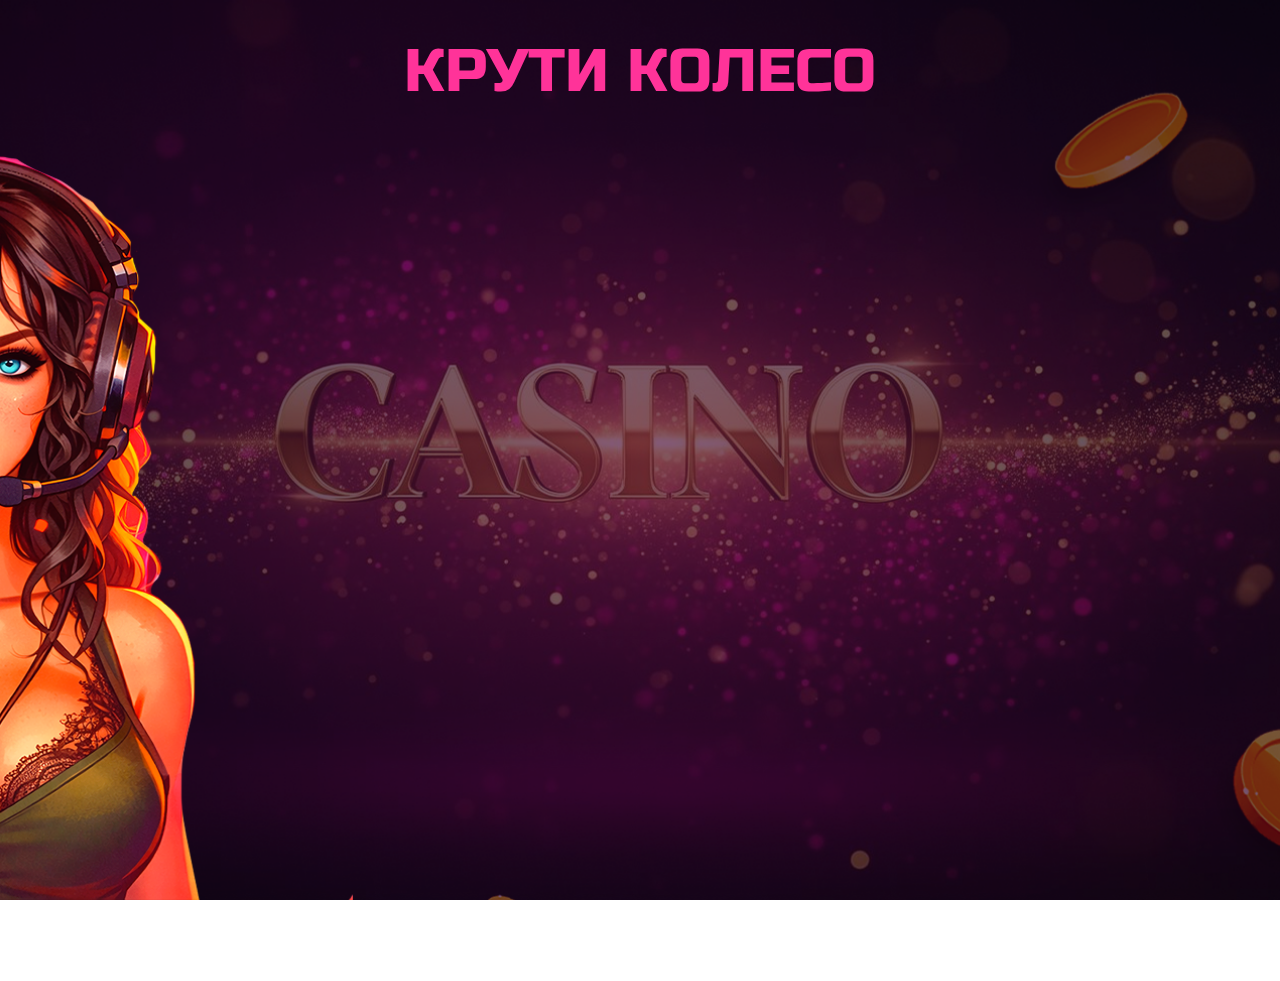
<file: Casino/index.html>
<!DOCTYPE html>
<html lang="en">

<head>
    <meta name="google" content="notranslate">
    <meta charset="UTF-8">
    <meta name="viewport" content="width=device-width, initial-scale=1.0">
    <script src="https://code.jquery.com/jquery-3.6.0.min.js"></script>
    <title>Sneket Wheel</title>
    <link rel="preconnect" href="https://fonts.googleapis.com">
    <link rel="preconnect" href="https://fonts.gstatic.com" crossorigin>
    <link
        href="https://fonts.googleapis.com/css2?family=Roboto:ital,wght@0,100..900;1,100..900&family=Russo+One&display=swap"
        rel="stylesheet">
    <link rel="stylesheet" href="css/reset.css">
    <link rel="stylesheet" href="css/style.css">
</head>

<body>
    <div class="wrapper">
        <main class="main">
            <section class="hero">
                <div class="container">
                    <div class="hero_head">
                        <h1 class="hero_head-title">
                            КРУТИ КОЛЕСО
                        </h1>
                        <h2 class="hero_head-subtitle">
                            <span>КРУТИ КОЛЕСО</span>
                            <p>ВЫИГРЫВАЙ БОНУСЫ!</p>
                        </h2>
                    </div>
                    <div class="hero_main">
                        <div class="wheel-container">
                            
                            <img src="image/arrow.png" alt="Arrow" class="arrow img">
                            <div class="wheel" id="wheel">
                                <div class="wheel_bg">
                                    <img src="image/wheel.png" alt="Wheel" class="wheel_img" id="wheelImage">
                                </div>
                                <!-- <div class="wheel_btn">
                                    <img src="image/button.png" alt="Spin Button" class="spin-button-image img"
                                        id="spinButton">
                                    </div> -->
                                    <button  class="spin-button-image" id="mobileSpinButton">
                                        SPIN
                                    </button>
                            </div>
                            <img src="image/mobile/button.png" alt="Mobile Spin Button" class="mobile-button img"
                                id="mobileSpinButton">
                            <img src="image/mobile/ledi.png" alt="Ledi" class="ledi-image img">
                        </div>
                    </div>

                    <div class="hero_footer">
                        <h4 class="hero_footer-title">
                            Нажмите на центр колеса, <br>
                            чтобы начать вращение
                        </h4>
                        <div class="hero_footer-btns">
                            <button class="footer_btn">
                                <div class="btn_img">
                                    <img src="img/gift.png" alt="Подарок">
                                </div>
                                <div class="footer_btn-text">
                                    Бесплатный спин
                                </div>
                            </button>
                            <button class="footer_btn">
                                <div class="btn_img">
                                    <img src="img/dimond.png" alt="Алмаз">
                                </div>
                                <div class="footer_btn-text">
                                    100% выигрыш
                                </div>
                            </button>
                        </div>
                        <div class="copyright">
                            <a class="copyright_link" href="">
                                © 2025 Sneket Wheel. Все права защищены.
                            </a>
                        </div>
                    </div>
                </div>


            </section>
        </main>
    </div>

    <script src="js/script.js"></script>
</body>

</html>
</file>
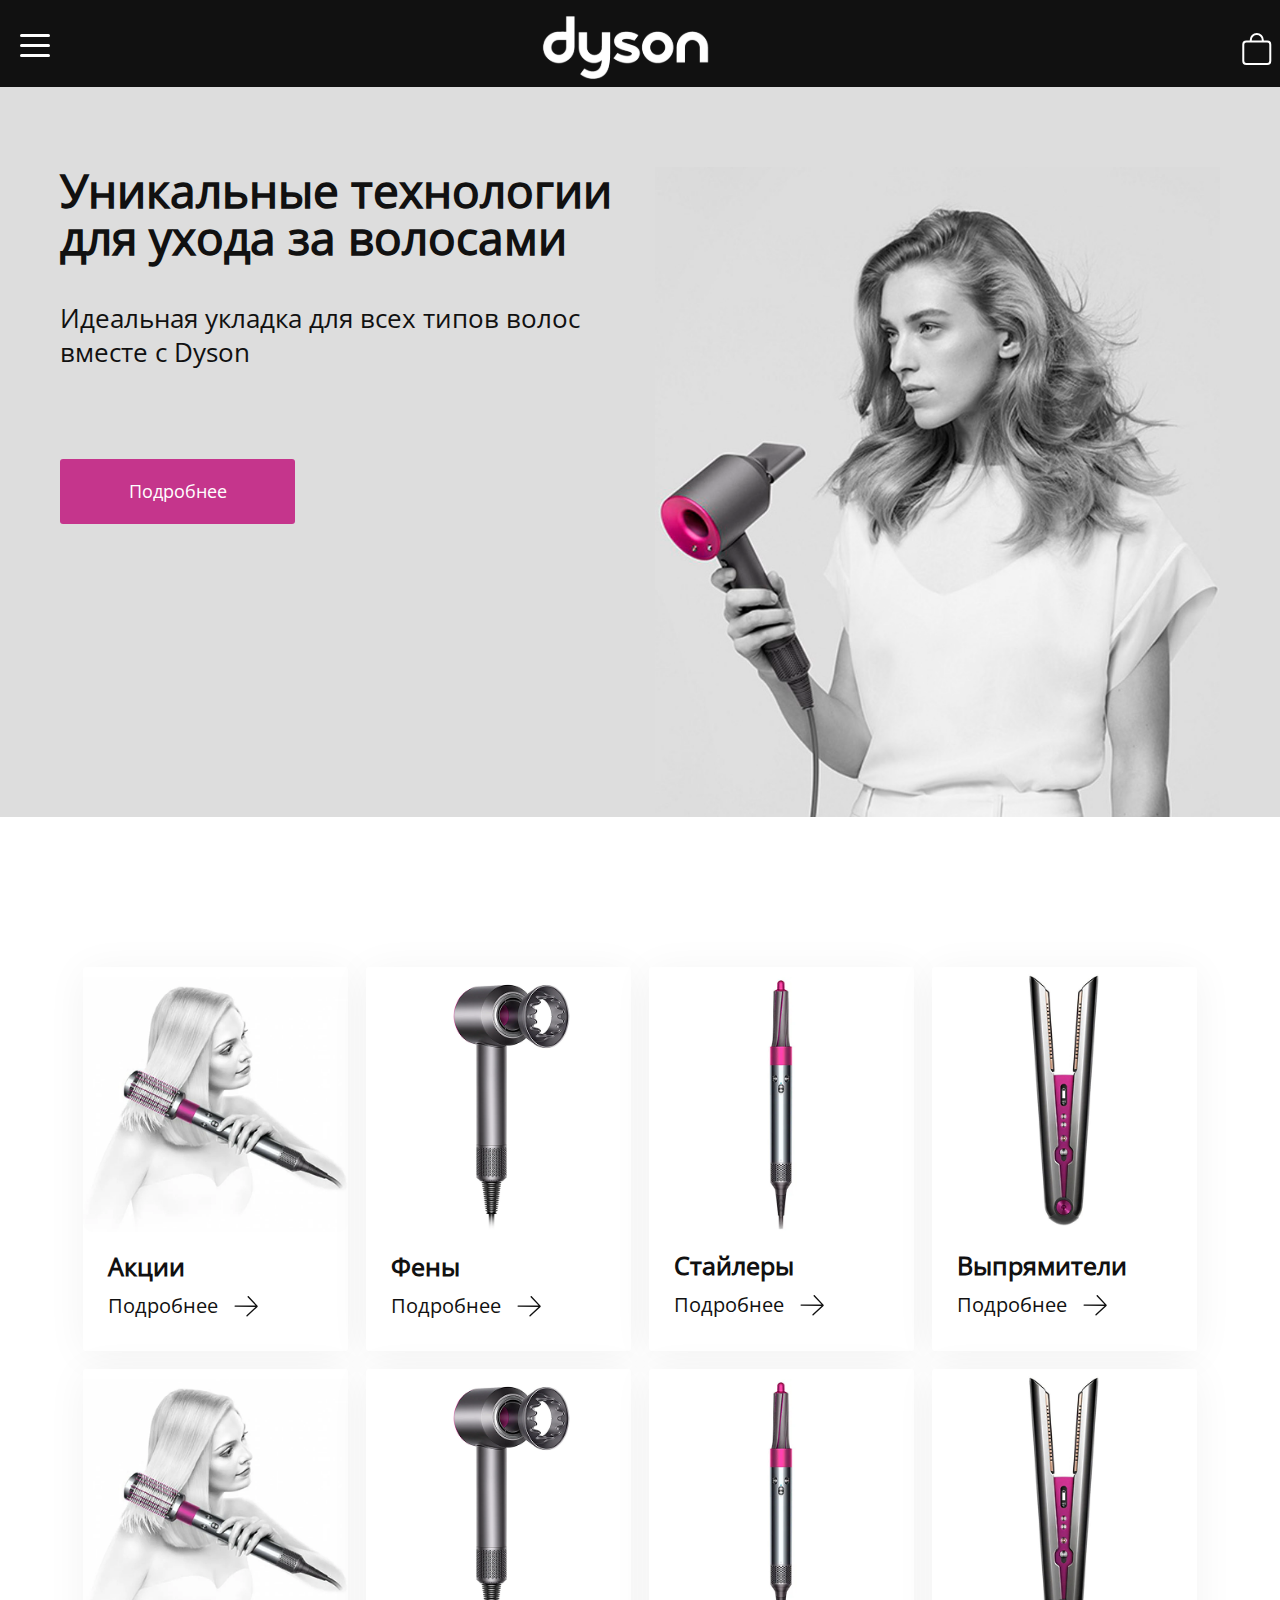
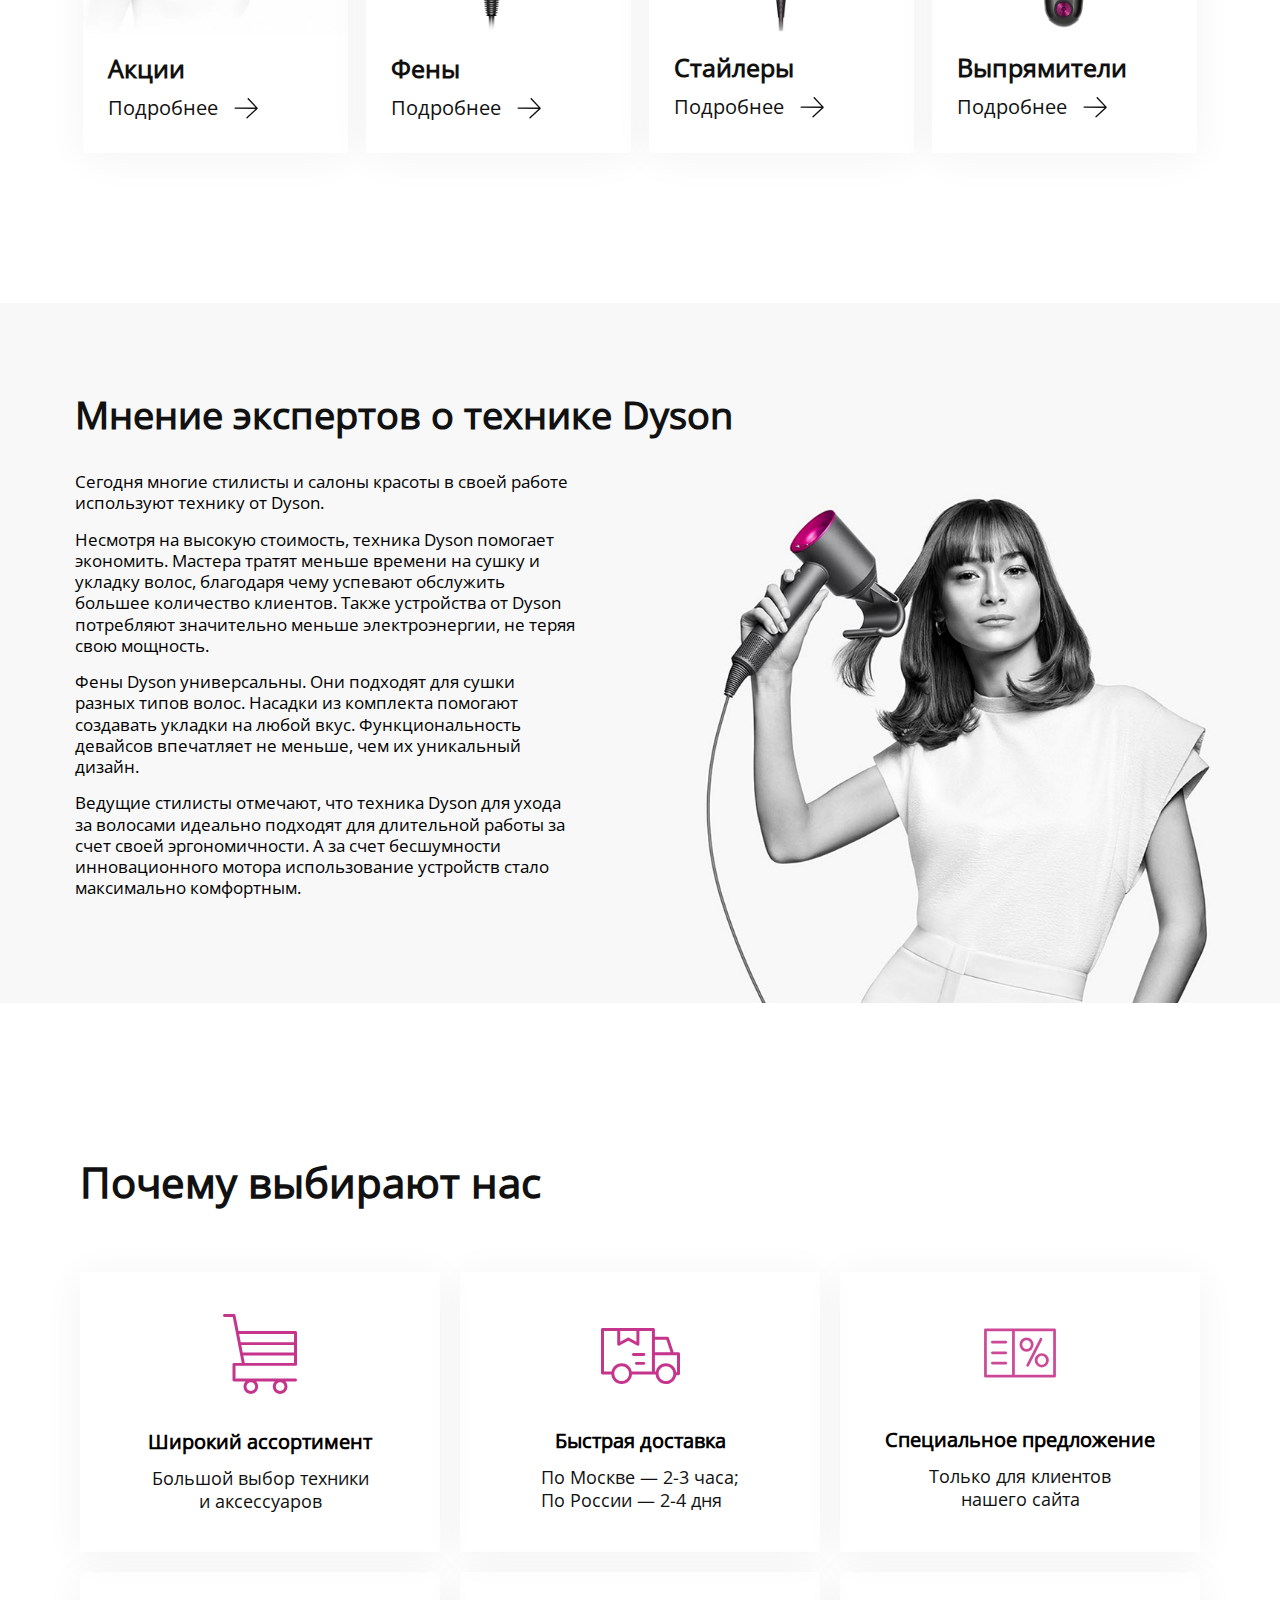
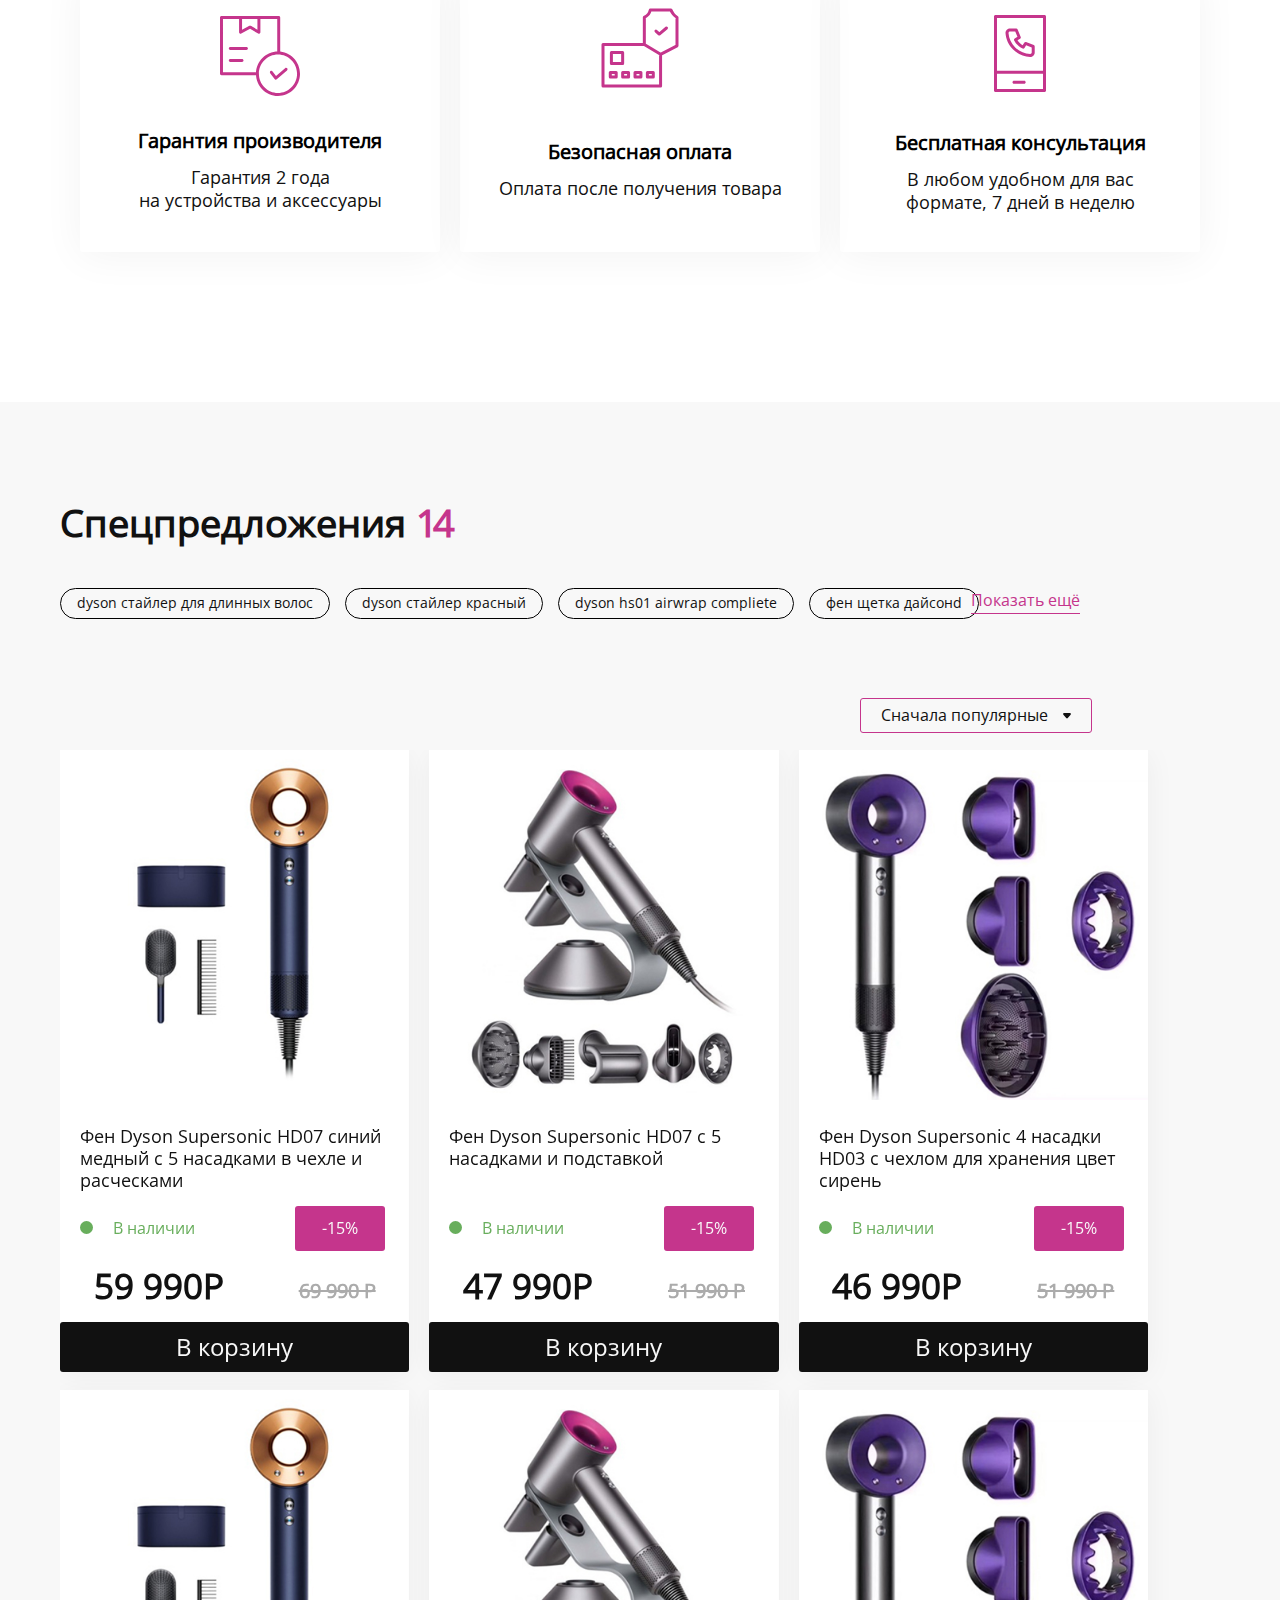
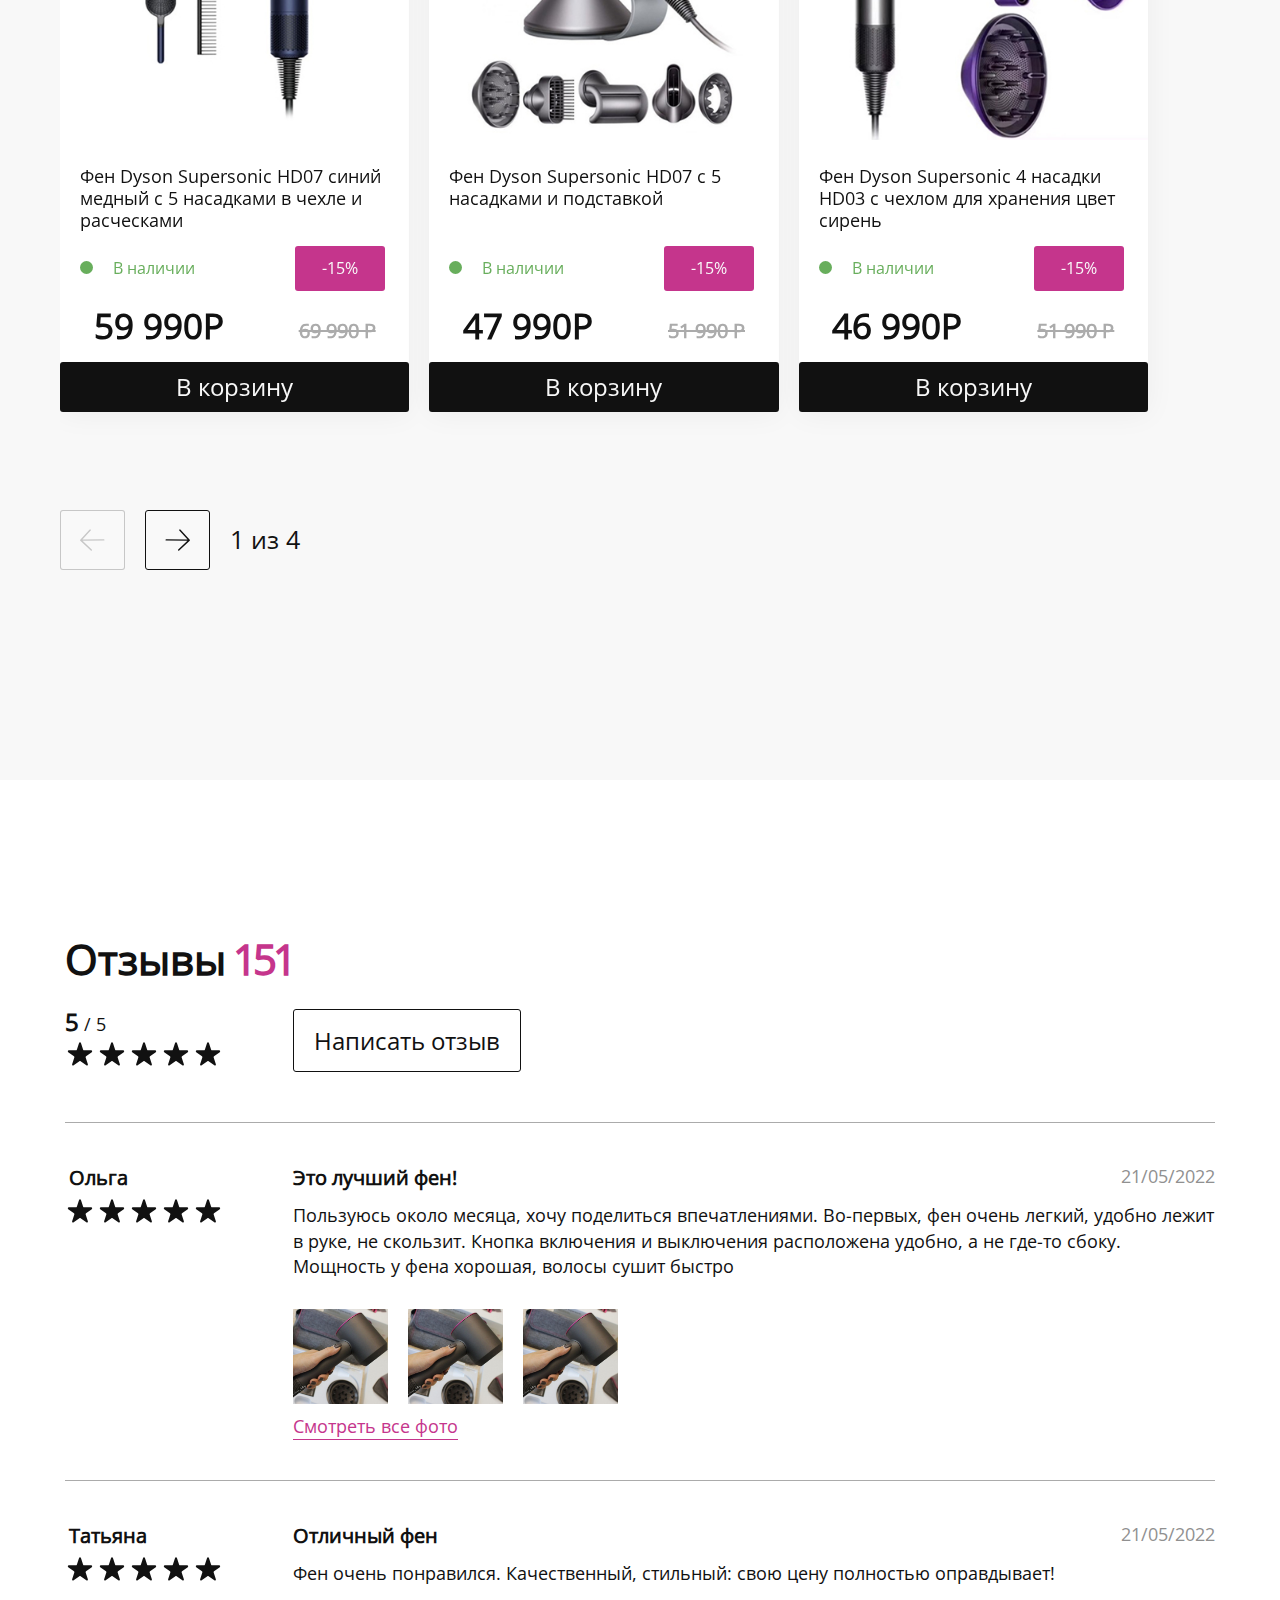
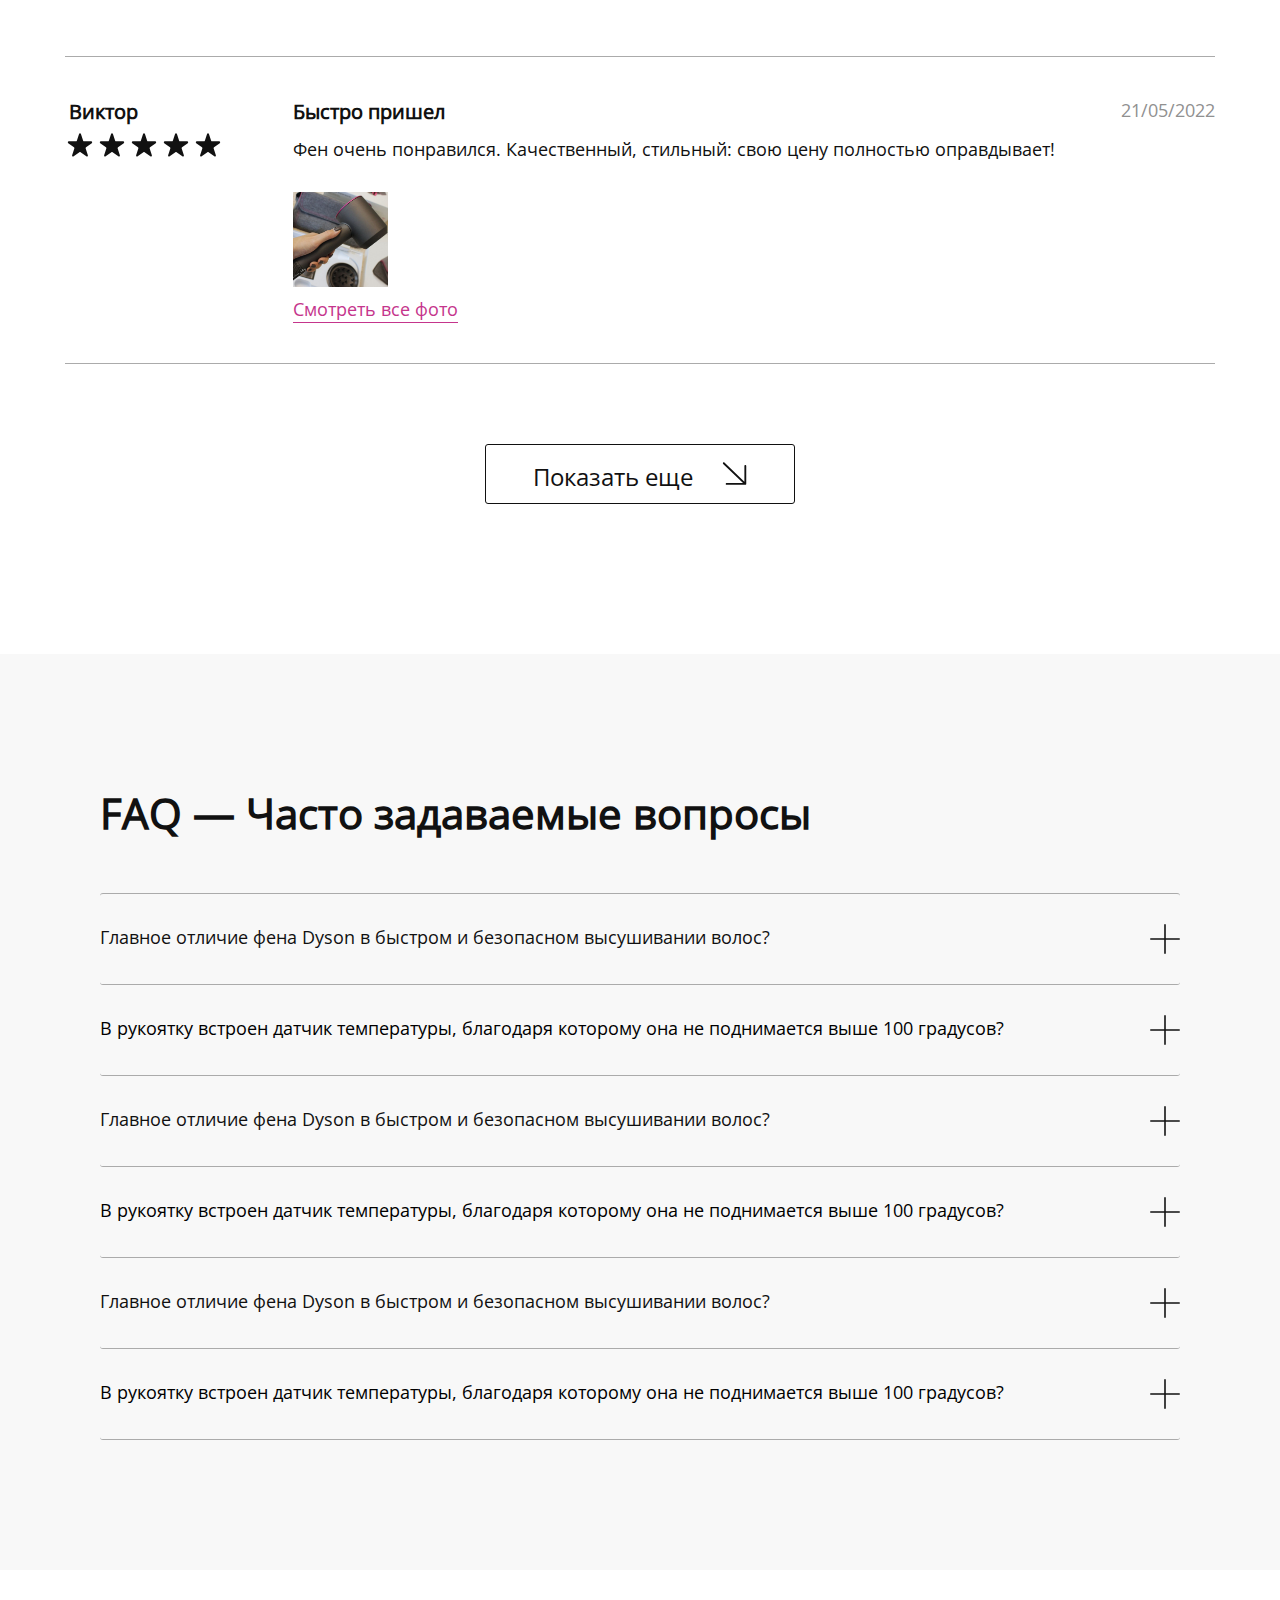
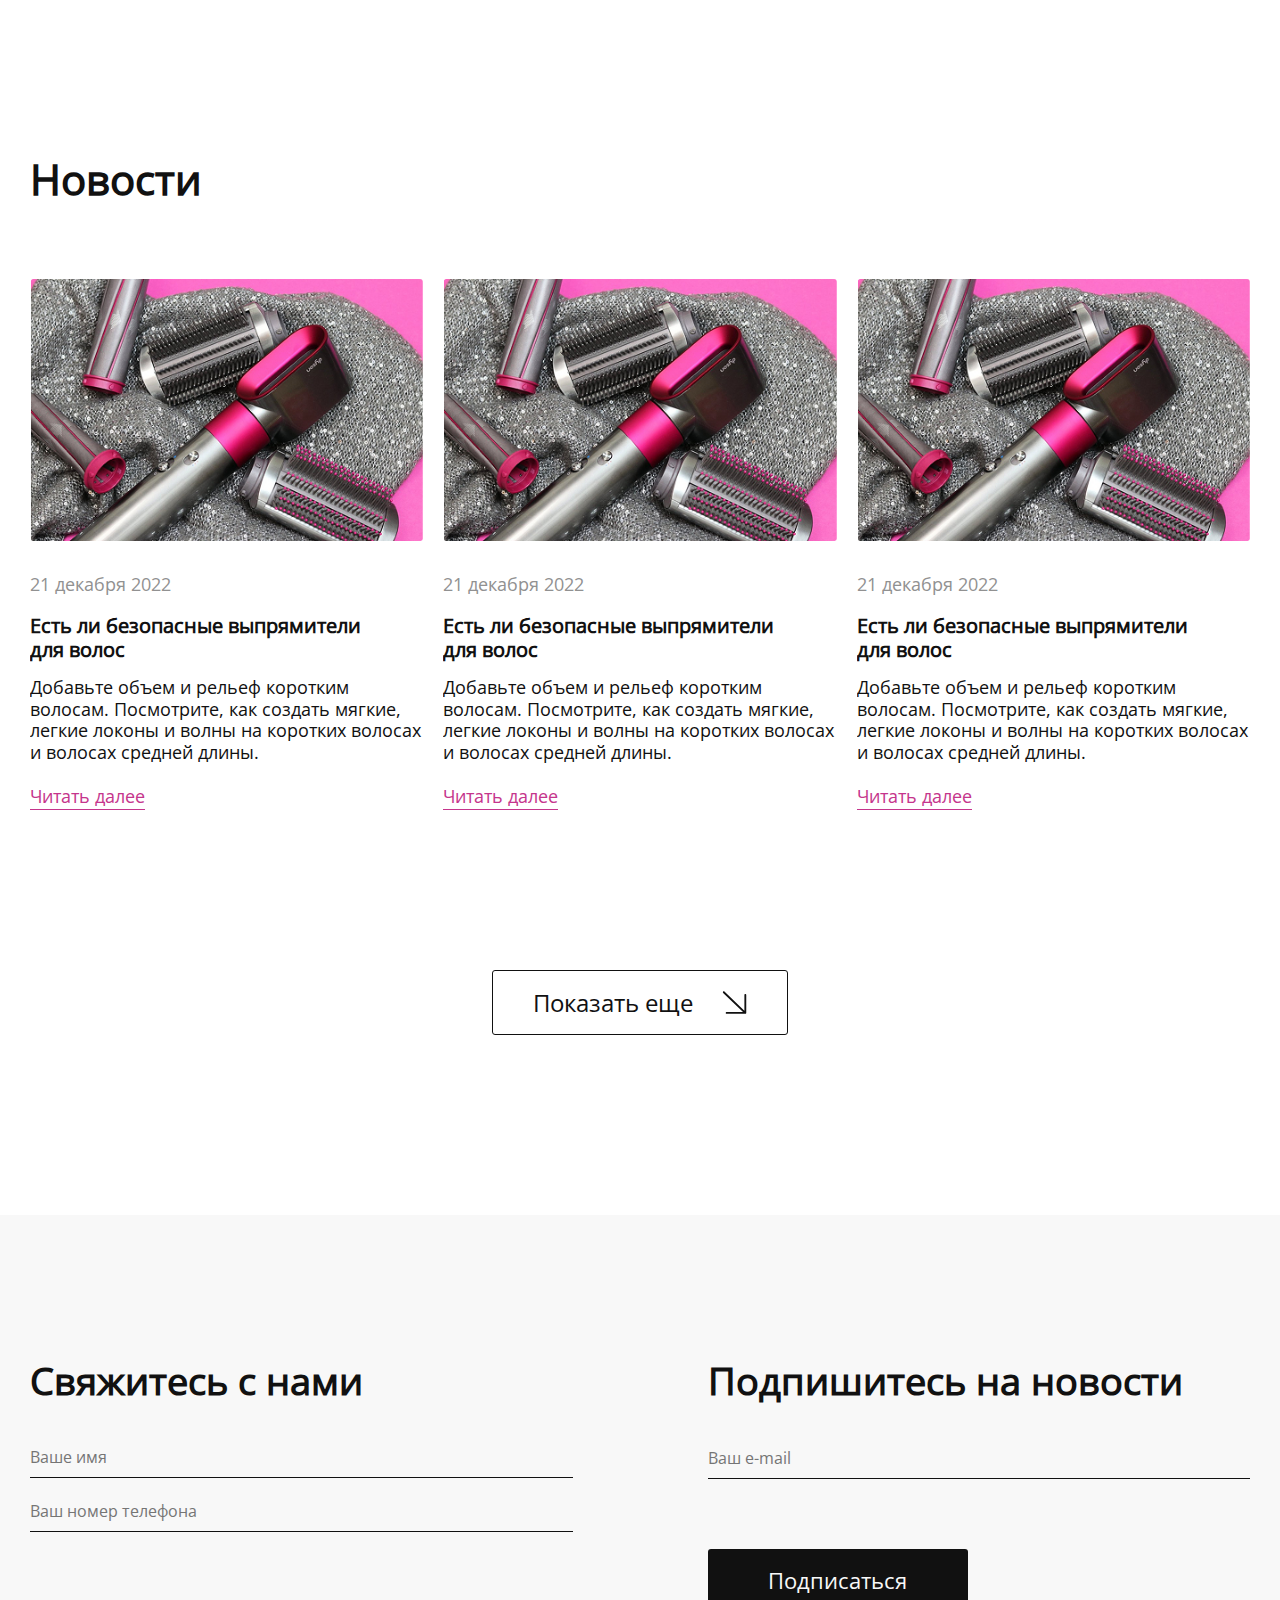
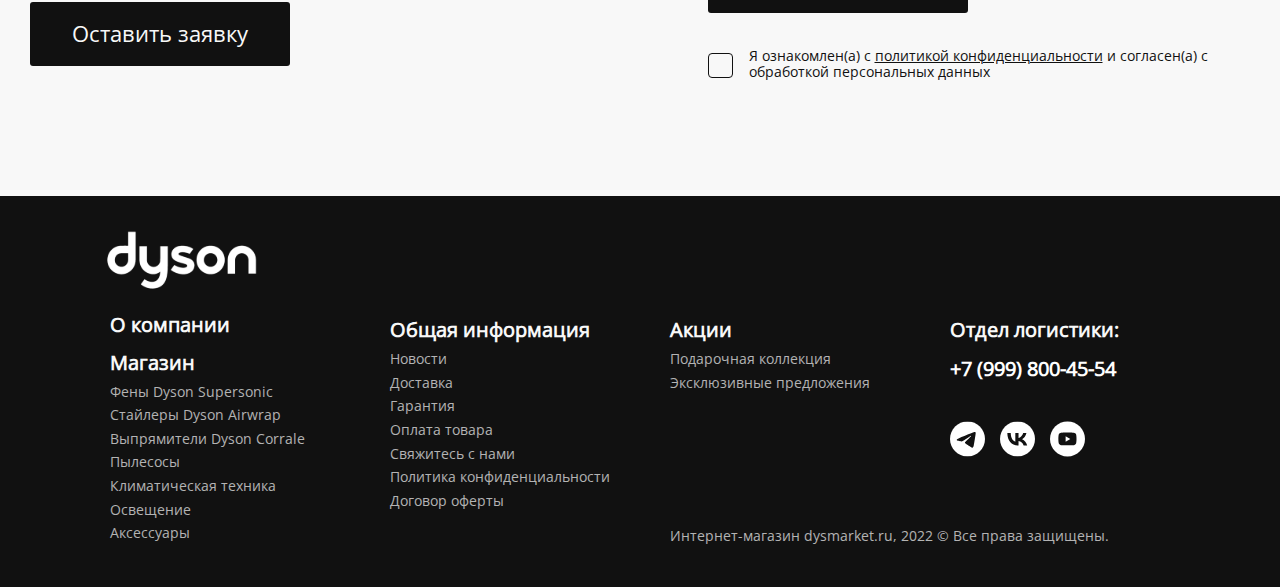
<file: Dyson/index.html>
<!DOCTYPE html>
<html lang="ru">

<head>
    <meta charset="UTF-8">
    <meta http-equiv="X-UA-Compatible" content="IE=edge">
    <meta name="viewport" content="width=device-width, initial-scale=1.0">
    <title>DYSON</title>
    <link href="css/fonts.css" rel="stylesheet">
    <link href="css/reset.css" rel="stylesheet">
    <link href="css/global.css" rel="stylesheet">
    <link href="css/style.css" rel="stylesheet">
    <link href="css/header.css" rel="stylesheet">
    <link href="css/footer.css" rel="stylesheet">
    <link href="css/media.css" rel="stylesheet">
    <link href="css/swiper-bundle.min.css" rel="stylesheet">
    <link rel="icon" href="img/icons/logo.svg" type="favicon.ico">

</head>

<body class="body">
    <div class="wrapper">
        <header class="header">
            <div class="header__top">
                <div class="container">
                    <div class="header__top-inner">
                        <a class="burger-icon" href="#">
                            <span></span>
                        </a>
                        <div class="header__logo">
                            <img src="img/icons/logo.svg" alt="Логотип">
                        </div>
                        <nav class="nav">
                            <ul class="nav__list">
                                <li class="nav__item">
                                    <a class="nav__link" href="#about">
                                        О нас
                                    </a>
                                </li>
                                <li class="nav__item">
                                    <a class="nav__link" href="#">
                                        Доставка и оплата
                                    </a>
                                </li>
                                <li class="nav__item">
                                    <a class="nav__link" href="#">
                                        Регистрация продукта
                                    </a>
                                </li>
                                <li class="nav__item">
                                    <a class="nav__link" href="#">
                                        Сервис
                                    </a>
                                </li>
                                <li class="nav__item">
                                    <a class="nav__link" href="#">
                                        Сертификаты и лицензии
                                    </a>
                                </li>
                            </ul>
                        </nav>
                        <nav class="nav__burger">
                            <ul class="nav__list-burger">
                                <li class="nav__item">
                                    <a class="nav__link-burger" href="#">
                                        О нас
                                    </a>
                                </li>
                                <li class="nav__item">
                                    <a class="nav__link-burger" href="#">
                                        Доставка и оплата
                                    </a>
                                </li>
                                <li class="nav__item">
                                    <a class="nav__link-burger" href="#">
                                        Регистрация продукта
                                    </a>
                                </li>
                                <li class="nav__item">
                                    <a class="nav__link-burger" href="#">
                                        Сервис
                                    </a>
                                </li>
                                <li class="nav__item">
                                    <a class="nav__link-burger" href="#">
                                        Сертификаты и лицензии
                                    </a>
                                </li>
                            </ul>
                        </nav>
                        <div class="header__basket" href="#">
                            <svg width="49" height="48" viewBox="0 0 49 48" fill="currentColor"
                                xmlns="http://www.w3.org/2000/svg">
                                <path class="header__basket-path"
                                    d="M18.7798 21V15C18.7798 11.6863 21.4661 9 24.7798 9C28.0934 9 30.7798 11.6863 30.7798 15V20.5332"
                                    stroke="white" stroke-width="2" stroke-linecap="round" stroke-linejoin="round" />
                                <path class="header__basket-path"
                                    d="M11.2798 19.5C11.2798 17.8431 12.6229 16.5 14.2798 16.5H35.2798C36.9367 16.5 38.2798 17.8431 38.2798 19.5V36C38.2798 37.6569 36.9367 39 35.2798 39H14.2798C12.6229 39 11.2798 37.6569 11.2798 36V19.5Z"
                                    stroke="white" stroke-width="2" stroke-linecap="round" stroke-linejoin="round" />
                            </svg>
                        </div>
                    </div>
                </div>
            </div>
            <section class="header__hero">
                <div class="container">
                    <div class="hero__inner">
                        <div class="hero__content">
                            <div class="hero__info">
                                <h1 class="hero__title title">
                                    Уникальные технологии для ухода за волосами
                                </h1>
                                <div class="hero__text">
                                    Идеальная укладка для всех типов волос вместе с Dyson
                                </div>
                                <a class="hero__button button">
                                    Подробнее
                                </a>
                            </div>
                        </div>
                        <div class="hero__img">
                            <img src="img/decor/girl_header.png" alt="">
                        </div>
                    </div>
                </div>
            </section>
        </header>
        <main class="main">
            <section class="main__products products">
                <div class="container">
                    <div class="products__inner">
                        <ul class="products__grid">
                            <li class="products__grid-item">
                                <div class="products__grid-img">
                                    <img src="img/content/products/fan_0.png" alt="">
                                </div>
                                <a class="products__grid-button" href="#">
                                    <div class="products__grid-title title">
                                        Акции
                                    </div>
                                    <div class="products__grid-text">
                                        Подробнее
                                        <div class="products__grid-icon">
                                            <svg width="28" height="25" viewBox="0 0 28 25" fill="currentColor"
                                                xmlns="http://www.w3.org/2000/svg">
                                                <path fill-rule="evenodd" clip-rule="evenodd"
                                                    d="M25.2236 13.0666L1.03224 12.8613C0.579987 12.8575 0.217809 12.4853 0.226303 12.0331C0.234675 11.5874 0.600321 11.2316 1.04603 11.2354L25.3723 11.4418L16.0365 1.43038C15.7286 1.10023 15.7467 0.583009 16.0768 0.275137C16.407 -0.032734 16.9242 -0.0146712 17.2321 0.315481L27.7306 11.5738C28.1072 11.9777 28.0851 12.6104 27.6812 12.9871L15.7598 24.104C15.4331 24.4087 14.9211 24.3908 14.6164 24.0641C14.3117 23.7373 14.3296 23.2254 14.6564 22.9207L25.2236 13.0666Z"
                                                    fill="#111111" />
                                            </svg>
                                        </div>
                                    </div>
                                </a>
                            </li>
                            <li class="products__grid-item">
                                <div class="products__grid-img">
                                    <img src="img/content/products/fan_1.png" alt="">
                                </div>
                                <a class="products__grid-button" href="#">
                                    <div class="products__grid-title title">
                                        Фены
                                    </div>
                                    <div class="products__grid-text">
                                        Подробнее
                                        <div class="products__grid-icon">
                                            <svg width="28" height="25" viewBox="0 0 28 25" fill="currentColor"
                                                xmlns="http://www.w3.org/2000/svg">
                                                <path fill-rule="evenodd" clip-rule="evenodd"
                                                    d="M25.2236 13.0666L1.03224 12.8613C0.579987 12.8575 0.217809 12.4853 0.226303 12.0331C0.234675 11.5874 0.600321 11.2316 1.04603 11.2354L25.3723 11.4418L16.0365 1.43038C15.7286 1.10023 15.7467 0.583009 16.0768 0.275137C16.407 -0.032734 16.9242 -0.0146712 17.2321 0.315481L27.7306 11.5738C28.1072 11.9777 28.0851 12.6104 27.6812 12.9871L15.7598 24.104C15.4331 24.4087 14.9211 24.3908 14.6164 24.0641C14.3117 23.7373 14.3296 23.2254 14.6564 22.9207L25.2236 13.0666Z"
                                                    fill="#111111" />
                                            </svg>
                                        </div>
                                    </div>
                                </a>
                            </li>
                            <li class="products__grid-item">
                                <div class="products__grid-img">
                                    <img src="img/content/products/fan_2.png" alt="">
                                </div>
                                <a class="products__grid-button" href="#">
                                    <div class="products__grid-title title">
                                        Стайлеры
                                    </div>
                                    <div class="products__grid-text">
                                        Подробнее
                                        <div class="products__grid-icon">
                                            <svg width="28" height="25" viewBox="0 0 28 25" fill="currentColor"
                                                xmlns="http://www.w3.org/2000/svg">
                                                <path fill-rule="evenodd" clip-rule="evenodd"
                                                    d="M25.2236 13.0666L1.03224 12.8613C0.579987 12.8575 0.217809 12.4853 0.226303 12.0331C0.234675 11.5874 0.600321 11.2316 1.04603 11.2354L25.3723 11.4418L16.0365 1.43038C15.7286 1.10023 15.7467 0.583009 16.0768 0.275137C16.407 -0.032734 16.9242 -0.0146712 17.2321 0.315481L27.7306 11.5738C28.1072 11.9777 28.0851 12.6104 27.6812 12.9871L15.7598 24.104C15.4331 24.4087 14.9211 24.3908 14.6164 24.0641C14.3117 23.7373 14.3296 23.2254 14.6564 22.9207L25.2236 13.0666Z"
                                                    fill="#111111" />
                                            </svg>
                                        </div>
                                    </div>
                                </a>
                            </li>
                            <li class="products__grid-item">
                                <div class="products__grid-img">
                                    <img src="img/content/products/fan_3.png" alt="">
                                </div>
                                <a class="products__grid-button" href="#">
                                    <div class="products__grid-title title">
                                        Выпрямители
                                    </div>
                                    <div class="products__grid-text">
                                        Подробнее
                                        <div class="products__grid-icon">
                                            <svg width="28" height="25" viewBox="0 0 28 25" fill="currentColor"
                                                xmlns="http://www.w3.org/2000/svg">
                                                <path fill-rule="evenodd" clip-rule="evenodd"
                                                    d="M25.2236 13.0666L1.03224 12.8613C0.579987 12.8575 0.217809 12.4853 0.226303 12.0331C0.234675 11.5874 0.600321 11.2316 1.04603 11.2354L25.3723 11.4418L16.0365 1.43038C15.7286 1.10023 15.7467 0.583009 16.0768 0.275137C16.407 -0.032734 16.9242 -0.0146712 17.2321 0.315481L27.7306 11.5738C28.1072 11.9777 28.0851 12.6104 27.6812 12.9871L15.7598 24.104C15.4331 24.4087 14.9211 24.3908 14.6164 24.0641C14.3117 23.7373 14.3296 23.2254 14.6564 22.9207L25.2236 13.0666Z"
                                                    fill="#111111" />
                                            </svg>
                                        </div>
                                    </div>
                                </a>
                            </li>
                            <li class="products__grid-item">
                                <div class="products__grid-img">
                                    <img src="img/content/products/fan_0.png" alt="">
                                </div>
                                <a class="products__grid-button" href="#">
                                    <div class="products__grid-title title">
                                        Акции
                                    </div>
                                    <div class="products__grid-text">
                                        Подробнее
                                        <div class="products__grid-icon">
                                            <svg width="28" height="25" viewBox="0 0 28 25" fill="currentColor"
                                                xmlns="http://www.w3.org/2000/svg">
                                                <path fill-rule="evenodd" clip-rule="evenodd"
                                                    d="M25.2236 13.0666L1.03224 12.8613C0.579987 12.8575 0.217809 12.4853 0.226303 12.0331C0.234675 11.5874 0.600321 11.2316 1.04603 11.2354L25.3723 11.4418L16.0365 1.43038C15.7286 1.10023 15.7467 0.583009 16.0768 0.275137C16.407 -0.032734 16.9242 -0.0146712 17.2321 0.315481L27.7306 11.5738C28.1072 11.9777 28.0851 12.6104 27.6812 12.9871L15.7598 24.104C15.4331 24.4087 14.9211 24.3908 14.6164 24.0641C14.3117 23.7373 14.3296 23.2254 14.6564 22.9207L25.2236 13.0666Z"
                                                    fill="#111111" />
                                            </svg>
                                        </div>
                                    </div>
                                </a>
                            </li>
                            <li class="products__grid-item">
                                <div class="products__grid-img">
                                    <img src="img/content/products/fan_1.png" alt="">
                                </div>
                                <a class="products__grid-button" href="#">
                                    <div class="products__grid-title title">
                                        Фены
                                    </div>
                                    <div class="products__grid-text">
                                        Подробнее
                                        <div class="products__grid-icon">
                                            <svg width="28" height="25" viewBox="0 0 28 25" fill="currentColor"
                                                xmlns="http://www.w3.org/2000/svg">
                                                <path fill-rule="evenodd" clip-rule="evenodd"
                                                    d="M25.2236 13.0666L1.03224 12.8613C0.579987 12.8575 0.217809 12.4853 0.226303 12.0331C0.234675 11.5874 0.600321 11.2316 1.04603 11.2354L25.3723 11.4418L16.0365 1.43038C15.7286 1.10023 15.7467 0.583009 16.0768 0.275137C16.407 -0.032734 16.9242 -0.0146712 17.2321 0.315481L27.7306 11.5738C28.1072 11.9777 28.0851 12.6104 27.6812 12.9871L15.7598 24.104C15.4331 24.4087 14.9211 24.3908 14.6164 24.0641C14.3117 23.7373 14.3296 23.2254 14.6564 22.9207L25.2236 13.0666Z"
                                                    fill="#111111" />
                                            </svg>
                                        </div>
                                    </div>
                                </a>
                            </li>
                            <li class="products__grid-item">
                                <div class="products__grid-img">
                                    <img src="img/content/products/fan_2.png" alt="">
                                </div>
                                <a class="products__grid-button" href="#">
                                    <div class="products__grid-title title">
                                        Стайлеры
                                    </div>
                                    <div class="products__grid-text">
                                        Подробнее
                                        <div class="products__grid-icon">
                                            <svg width="28" height="25" viewBox="0 0 28 25" fill="currentColor"
                                                xmlns="http://www.w3.org/2000/svg">
                                                <path fill-rule="evenodd" clip-rule="evenodd"
                                                    d="M25.2236 13.0666L1.03224 12.8613C0.579987 12.8575 0.217809 12.4853 0.226303 12.0331C0.234675 11.5874 0.600321 11.2316 1.04603 11.2354L25.3723 11.4418L16.0365 1.43038C15.7286 1.10023 15.7467 0.583009 16.0768 0.275137C16.407 -0.032734 16.9242 -0.0146712 17.2321 0.315481L27.7306 11.5738C28.1072 11.9777 28.0851 12.6104 27.6812 12.9871L15.7598 24.104C15.4331 24.4087 14.9211 24.3908 14.6164 24.0641C14.3117 23.7373 14.3296 23.2254 14.6564 22.9207L25.2236 13.0666Z"
                                                    fill="#111111" />
                                            </svg>
                                        </div>
                                    </div>
                                </a>
                            </li>
                            <li class="products__grid-item">
                                <div class="products__grid-img">
                                    <img src="img/content/products/fan_3.png" alt="">
                                </div>
                                <a class="products__grid-button" href="#">
                                    <div class="products__grid-title title">
                                        Выпрямители
                                    </div>
                                    <div class="products__grid-text">
                                        Подробнее
                                        <div class="products__grid-icon">
                                            <svg width="28" height="25" viewBox="0 0 28 25" fill="currentColor"
                                                xmlns="http://www.w3.org/2000/svg">
                                                <path fill-rule="evenodd" clip-rule="evenodd"
                                                    d="M25.2236 13.0666L1.03224 12.8613C0.579987 12.8575 0.217809 12.4853 0.226303 12.0331C0.234675 11.5874 0.600321 11.2316 1.04603 11.2354L25.3723 11.4418L16.0365 1.43038C15.7286 1.10023 15.7467 0.583009 16.0768 0.275137C16.407 -0.032734 16.9242 -0.0146712 17.2321 0.315481L27.7306 11.5738C28.1072 11.9777 28.0851 12.6104 27.6812 12.9871L15.7598 24.104C15.4331 24.4087 14.9211 24.3908 14.6164 24.0641C14.3117 23.7373 14.3296 23.2254 14.6564 22.9207L25.2236 13.0666Z"
                                                    fill="#111111" />
                                            </svg>
                                        </div>
                                    </div>
                                </a>
                            </li>
                        </ul>
                    </div>
                </div>
            </section>
            <section class="main__about about" id="about">
                <div class="container">
                    <div class="about__info-mobile">
                        <div class="info__mobile">
                            <h2 class="item-1 title">
                                Базовый вектор развития
                            </h2>
                            <p class="info__mobile-text">
                                Фены Dyson универсальны. Они подходят для сушки разных типов волос. Насадки из
                                комплекта помогают создавать укладки на любой вкус. Функциональность девайсов
                                впечатляет не меньше, чем их уникальный дизайн.
                            </p>
                        </div>
                        <div class="info__mobile">
                            <h3 class="item-2 title">
                                Базовый вектор развития
                            </h3>
                            <p class="info__mobile-text">
                                Фены Dyson универсальны. Они подходят для сушки разных типов волос. Насадки из
                                комплекта помогают создавать укладки на любой вкус. Функциональность девайсов
                                впечатляет не меньше, чем их уникальный дизайн.
                            </p>
                        </div>
                        <div class="info__mobile">
                            <h4 class="item-3 title">
                                Базовый вектор развития
                            </h4>
                            <p class="info__mobile-text">
                                Фены Dyson универсальны. Они подходят для сушки разных типов волос. Насадки из
                                комплекта помогают создавать укладки на любой вкус. Функциональность девайсов
                                впечатляет не меньше, чем их уникальный дизайн.
                            </p>
                        </div>
                        <div class="info__mobile">
                            <h5 class="item-4 title">
                                Базовый вектор развития
                            </h5>
                            <p class="info__mobile-text">
                                Фены Dyson универсальны. Они подходят для сушки разных типов волос. Насадки из
                                комплекта помогают создавать укладки на любой вкус. Функциональность девайсов
                                впечатляет не меньше, чем их уникальный дизайн.
                            </p>
                        </div>
                        <div class="info__mobile">
                            <h6 class="item-5 title">
                                Базовый вектор развития
                            </h6>
                            <p class="info__mobile-text">
                                Фены Dyson универсальны. Они подходят для сушки разных типов волос. Насадки из
                                комплекта помогают создавать укладки на любой вкус. Функциональность девайсов
                                впечатляет не меньше, чем их уникальный дизайн.
                            </p>
                        </div>
                    </div>
                    <div class="about__inner">
                        <div class="about__info">
                            <h2 class="about__info-title title">
                                Мнение экспертов о технике Dyson
                            </h2>
                            <p class="about__info-text">
                                Сегодня многие стилисты и салоны красоты в своей работе используют технику от Dyson.
                            </p>
                            <p class="about__info-text">
                                Несмотря на высокую стоимость, техника Dyson помогает экономить. Мастера тратят меньше
                                времени на сушку и укладку волос, благодаря чему успевают обслужить большее количество
                                клиентов. Также устройства от Dyson потребляют значительно меньше электроэнергии, не
                                теряя свою мощность.
                            </p>
                            <p class="about__info-text">
                                Фены Dyson универсальны. Они подходят для сушки разных типов волос. Насадки из комплекта
                                помогают создавать укладки на любой вкус. Функциональность девайсов впечатляет не
                                меньше, чем их уникальный дизайн.
                            </p>
                            <p class="about__info-text">
                                Ведущие стилисты отмечают, что техника Dyson для ухода за волосами идеально подходят для
                                длительной работы за счет своей эргономичности. А за счет бесшумности инновационного
                                мотора использование устройств стало максимально комфортным.
                            </p>
                        </div>
                        <div class="about__img">
                            <img src="img/decor/girl_bottom.jpg" alt="">
                        </div>
                    </div>
                </div>
            </section>
            <section class="main__advantages advantages">
                <div class="container">
                    <div class="advantages__inner">
                        <div class="advantages__grid">
                            <h2 class="advantages__title title">
                                Почему выбирают нас
                            </h2>
                            <ul class="advantages__list">
                                <li class="advantages__list-item">
                                    <div class="advantages__icon advantages__icon-1">
                                        <svg width="74" height="80" viewBox="0 0 74 80" fill="none"
                                            xmlns="http://www.w3.org/2000/svg">
                                            <path fill-rule="evenodd" clip-rule="evenodd"
                                                d="M0 1.48649C0 0.665523 0.665523 0 1.48649 0H11.0056C11.7171 0 12.3287 0.504066 12.4647 1.20237L15.5479 17.036H72.514C73.335 17.036 74.0005 17.7015 74.0005 18.5225V29.6329V40.0026V50.3723C74.0005 51.1933 73.335 51.8588 72.514 51.8588H20.5248H12.4921V64.4404H72.514C73.335 64.4404 74.0005 65.1059 74.0005 65.9269C74.0005 66.7478 73.335 67.4134 72.514 67.4134H62.3712C63.663 68.7489 64.4593 70.5769 64.4593 72.593C64.4593 76.6838 61.181 80 57.1369 80C53.0928 80 49.8145 76.6838 49.8145 72.593C49.8145 70.5769 50.6108 68.7489 51.9026 67.4134H33.0809C34.3728 68.7489 35.1691 70.5769 35.1691 72.593C35.1691 76.6838 31.8907 80 27.8466 80C23.8026 80 20.5242 76.6838 20.5242 72.593C20.5242 70.5769 21.3205 68.7489 22.6124 67.4134H11.0056C10.1847 67.4134 9.51916 66.7478 9.51916 65.9269V50.3723C9.51916 49.5513 10.1847 48.8858 11.0056 48.8858H18.7209L17.0465 40.2867L15.0273 29.917L12.8638 18.8066L9.78069 2.97297H1.48649C0.665523 2.97297 0 2.30745 0 1.48649ZM21.7498 48.8858H71.0275V41.4891H20.3094L21.7498 48.8858ZM19.7305 38.5161H71.0275V31.1194H18.2902L19.7305 38.5161ZM17.7113 28.1464H71.0275V20.0089H16.1268L17.7113 28.1464ZM27.8466 77.027C30.2167 77.027 32.1961 75.0741 32.1961 72.593C32.1961 70.112 30.2167 68.1591 27.8466 68.1591C25.4766 68.1591 23.4972 70.112 23.4972 72.593C23.4972 75.0741 25.4766 77.027 27.8466 77.027ZM61.4864 72.593C61.4864 75.0741 59.507 77.027 57.1369 77.027C54.7668 77.027 52.7874 75.0741 52.7874 72.593C52.7874 70.112 54.7668 68.1591 57.1369 68.1591C59.507 68.1591 61.4864 70.112 61.4864 72.593Z"
                                                fill="#C5358C" />
                                        </svg>
                                    </div>
                                    <div>
                                        <h4 class="list__item-title title">
                                            Широкий ассортимент
                                        </h4>
                                        <div class="list__item-text">
                                            <p>Большой выбор техники</p>
                                            <span>и аксессуаров</span>
                                        </div>
                                    </div>
                                </li>
                                <li class="advantages__list-item">
                                    <div class="advantages__icon advantages__icon-2">
                                        <svg width="79" height="56" viewBox="0 0 79 56" fill="none"
                                            xmlns="http://www.w3.org/2000/svg">
                                            <path fill-rule="evenodd" clip-rule="evenodd"
                                                d="M0 1.48649C0 0.665523 0.665523 0 1.48649 0H17.7247H36.9158H52.4167C53.2376 0 53.9031 0.665523 53.9031 1.48649V8.84002H66.4412C67.0807 8.84002 67.6486 9.24903 67.8512 9.85561L72.6788 24.3102H77.513C78.334 24.3102 78.9995 24.9757 78.9995 25.7966V45.6868C78.9995 46.5078 78.334 47.1733 77.513 47.1733H75.1921C74.4702 52.165 70.1664 56.0004 64.965 56.0004C59.5105 56.0004 55.043 51.7826 54.6582 46.4366H52.4311L52.4167 46.4367H30.984C30.5992 51.7826 26.1317 56.0004 20.6772 56.0004C15.2228 56.0004 10.7553 51.7826 10.3705 46.4367H1.48649C0.665523 46.4367 0 45.7712 0 44.9502V1.48649ZM54.872 43.4637C55.8907 38.8364 60.0226 35.3735 64.965 35.3735C70.1663 35.3735 74.4701 39.2088 75.1921 44.2003H76.0265V27.2831H71.6081H53.9035V43.4637H54.872ZM50.9302 43.4637H30.7702C29.7516 38.8364 25.6196 35.3735 20.6772 35.3735C15.7349 35.3735 11.6029 38.8364 10.5843 43.4637H2.97297V2.97297H16.2382V16.22C16.2382 16.7429 16.5131 17.2275 16.9619 17.4958C17.4108 17.7642 17.9677 17.7769 18.4284 17.5293L27.3203 12.7508L36.2121 17.5293C36.6728 17.7769 37.2297 17.7642 37.6786 17.4958C38.1274 17.2275 38.4023 16.7429 38.4023 16.22V2.97297H50.9302V43.4637ZM53.9031 24.3102H69.5444L65.3705 11.813H53.9031V24.3102ZM19.2112 2.97297H35.4293V13.7336L28.0239 9.75386C27.5845 9.51772 27.056 9.51772 26.6166 9.75386L19.2112 13.7336V2.97297ZM31.0012 26.5332C31.0012 25.7123 31.6667 25.0468 32.4877 25.0468H42.8214C43.6423 25.0468 44.3078 25.7123 44.3078 26.5332C44.3078 27.3542 43.6423 28.0197 42.8214 28.0197H32.4877C31.6667 28.0197 31.0012 27.3542 31.0012 26.5332ZM35.4402 33.887C34.6192 33.887 33.9537 34.5525 33.9537 35.3735C33.9537 36.1945 34.6192 36.86 35.4402 36.86H42.8206C43.6415 36.86 44.3071 36.1945 44.3071 35.3735C44.3071 34.5525 43.6415 33.887 42.8206 33.887H35.4402ZM20.6772 53.0274C24.7479 53.0274 28.0379 49.7355 28.0379 45.6869C28.0379 41.6384 24.7479 38.3465 20.6772 38.3465C16.6066 38.3465 13.3166 41.6384 13.3166 45.6869C13.3166 49.7355 16.6066 53.0274 20.6772 53.0274ZM72.3257 45.6869C72.3257 49.7355 69.0357 53.0274 64.965 53.0274C60.8943 53.0274 57.6043 49.7355 57.6043 45.6869C57.6043 41.6384 60.8943 38.3465 64.965 38.3465C69.0357 38.3465 72.3257 41.6384 72.3257 45.6869Z"
                                                fill="#C5358C" />
                                        </svg>
                                    </div>
                                    <div>
                                        <h4 class="list__item-title title">
                                            Быстрая доставка
                                        </h4>
                                        <p class="list__item-text">
                                            По Москве — 2-3 часа;<br> По России — 2-4 дня
                                        </p>
                                    </div>
                                </li>
                                <li class="advantages__list-item">
                                    <div class="advantages__icon advantages__icon-3">
                                        <svg width="80" height="50" viewBox="0 0 80 55" fill="none"
                                            xmlns="http://www.w3.org/2000/svg">
                                            <path opacity="0.9"
                                                d="M32.7907 2H2V53H32.7907M32.7907 2H78V53H32.7907M32.7907 2V53M9.62791 27.3591H24.3256M9.62791 38.7238H24.3256M9.62791 15.6188H24.3256M63.0251 12.4254L48.4186 41.0718M70.1861 35.5304C70.1861 39.0577 67.3956 41.9171 63.9535 41.9171C60.5113 41.9171 57.7209 39.0577 57.7209 35.5304C57.7209 32.0031 60.5113 29.1436 63.9535 29.1436C67.3956 29.1436 70.1861 32.0031 70.1861 35.5304ZM53.4419 18.2486C53.4419 21.7759 50.6515 24.6354 47.2093 24.6354C43.7672 24.6354 40.9767 21.7759 40.9767 18.2486C40.9767 14.7213 43.7672 11.8619 47.2093 11.8619C50.6515 11.8619 53.4419 14.7213 53.4419 18.2486Z"
                                                stroke="#C5358C" stroke-width="3" stroke-linecap="round"
                                                stroke-linejoin="round" />
                                        </svg>
                                    </div>
                                    <div>
                                        <h4 class="list__item-title title">
                                            Специальное предложение
                                        </h4>
                                        <div class="list__item-text">
                                            <p>Только для клиентов</p>
                                            <span>нашего сайта</span>
                                        </div>
                                    </div>
                                </li>
                                <li class="advantages__list-item">
                                    <div class="advantages__icon advantages__icon-4">
                                        <svg width="80" height="80" viewBox="0 0 80 80" fill="none"
                                            xmlns="http://www.w3.org/2000/svg">
                                            <path fill-rule="evenodd" clip-rule="evenodd"
                                                d="M1.48649 0C0.665523 0 0 0.665523 0 1.48649V57.7793C0 58.6002 0.665523 59.2657 1.48649 59.2657H35.9741V57.9869C36.0846 70.1634 45.8976 80 57.9866 80C70.1442 80 80 70.0514 80 57.7791C80 45.5301 70.1815 35.596 58.0556 35.5584H60.2078V1.48649C60.2078 0.665523 59.5423 0 58.7213 0H1.48649ZM57.9176 35.5584H57.2348V2.97297H40.3954V16.3004C40.3954 16.8337 40.1097 17.3262 39.6467 17.5909C39.1836 17.8556 38.6143 17.8519 38.1547 17.5813L30.0743 12.8233L21.2743 17.6064C20.8137 17.8567 20.2553 17.846 19.8047 17.578C19.3541 17.3101 19.078 16.8246 19.078 16.3004V2.97297H2.97297V56.2928H35.9741V57.5714C36.0844 45.418 45.8603 35.5958 57.9176 35.5584ZM22.0509 13.8005V2.97297H37.4225V13.7L30.8578 9.83458C30.408 9.56974 29.8523 9.56021 29.3937 9.80947L22.0509 13.8005ZM10.2914 31.1091C9.47041 31.1091 8.80489 31.7746 8.80489 32.5956C8.80489 33.4166 9.47041 34.0821 10.2914 34.0821H26.4355C27.2565 34.0821 27.922 33.4166 27.922 32.5956C27.922 31.7746 27.2565 31.1091 26.4355 31.1091H10.2914ZM67.0323 54.4592C67.6531 53.922 67.7209 52.9832 67.1838 52.3624C66.6466 51.7416 65.7079 51.6737 65.087 52.2109L56.0244 60.0521L52.5764 55.4115C52.0867 54.7525 51.1556 54.6152 50.4966 55.1048C49.8377 55.5944 49.7004 56.5255 50.19 57.1845L54.5929 63.1105C54.8395 63.4423 55.2131 63.6565 55.624 63.7015C56.0349 63.7466 56.4461 63.6185 56.7587 63.348L67.0323 54.4592ZM8.80489 44.4467C8.80489 43.6257 9.47041 42.9602 10.2914 42.9602H22.0326C22.8535 42.9602 23.519 43.6257 23.519 44.4467C23.519 45.2676 22.8535 45.9332 22.0326 45.9332H10.2914C9.47041 45.9332 8.80489 45.2676 8.80489 44.4467ZM77.0649 57.7791C77.0649 68.4151 68.5232 77.0372 57.9866 77.0372C47.4499 77.0372 38.9083 68.4151 38.9083 57.7791C38.9083 47.1432 47.4499 38.5211 57.9866 38.5211C68.5232 38.5211 77.0649 47.1432 77.0649 57.7791Z"
                                                fill="#C5358C" />
                                        </svg>
                                    </div>
                                    <div>
                                        <h4 class="list__item-title title">
                                            Гарантия производителя
                                        </h4>
                                        <div class="list__item-text">
                                            <span>Гарантия 2 года</span>
                                            <p>на устройства и аксессуары</p>
                                        </div>
                                    </div>
                                </li>
                                <li class="advantages__list-item">
                                    <div class="advantages__icon advantages__icon-5">
                                        <svg width="78" height="80" viewBox="0 0 78 80" fill="none"
                                            xmlns="http://www.w3.org/2000/svg">
                                            <path
                                                d="M59.5761 46.3411V78H2V36.4098H42.0449H43.3367M59.5761 46.3411L76 37.8086V9.36687C76 9.36687 73.6304 7.69294 72.3538 6.1047C71.1216 4.57176 69.9102 2 69.9102 2H49.288C49.288 2 48.6618 4.56592 47.4629 6.1047C46.2103 7.71236 43.3367 9.36687 43.3367 9.36687V36.4098M59.5761 46.3411L43.3367 36.4098M54.9626 23.0748L58.2843 26.0589L65.4813 19.9975M10.3965 44.4294H21.6534V55.6196H10.3965V44.4294ZM9.28928 64.5718H15.1945V69.0479H9.28928V64.5718ZM46.3815 64.5718H52.2868V69.0479H46.3815V64.5718ZM34.0175 64.5718H39.9227V69.0479H34.0175V64.5718ZM21.6534 64.5718H27.5586V69.0479H21.6534V64.5718Z"
                                                stroke="#C5358C" stroke-width="3" stroke-linecap="round"
                                                stroke-linejoin="round" />
                                        </svg>

                                    </div>
                                    <div>
                                        <h4 class="list__item-title title">
                                            Безопасная оплата
                                        </h4>
                                        <p class="list__item-text">
                                            Оплата после получения товара
                                        </p>
                                    </div>
                                </li>
                                <li class="advantages__list-item">
                                    <div class="advantages__icon advantages__icon-6">
                                        <svg width="52" height="77" viewBox="0 0 52 77" fill="none"
                                            xmlns="http://www.w3.org/2000/svg">
                                            <path fill-rule="evenodd" clip-rule="evenodd"
                                                d="M1.5 0C0.671573 0 0 0.671573 0 1.5V75.5C0 76.3284 0.671573 77 1.5 77H50.5C51.3284 77 52 76.3284 52 75.5V57.37V1.5C52 0.671573 51.3284 0 50.5 0H26H1.5ZM49 3V55.87H3V3H26H49ZM49 74V58.87H3V74H49ZM19.9664 65.86C19.138 65.86 18.4664 66.5316 18.4664 67.36C18.4664 68.1884 19.138 68.86 19.9664 68.86H30.2052C31.0337 68.86 31.7052 68.1884 31.7052 67.36C31.7052 66.5316 31.0337 65.86 30.2052 65.86H19.9664ZM14.9487 16.9535C15.2426 16.6678 15.65 16.5 16.0833 16.5H21.2451L23.4491 21.8568L20.7234 23.4468C20.0373 23.847 19.7821 24.7127 20.1414 25.4211C21.9446 28.9757 24.8991 31.844 28.539 33.5892C29.2307 33.9209 30.0611 33.6772 30.464 33.0245L32.1205 30.3403L37.7083 32.5134V37.4826C37.7083 37.866 37.5521 38.2425 37.2596 38.5268C36.9743 38.8042 36.5821 38.9704 36.1629 38.9799C30.522 38.6346 25.2111 36.3005 21.2249 32.425C17.2411 28.5518 14.8548 23.4071 14.5005 17.9585C14.5108 17.5887 14.6662 17.2281 14.9487 16.9535ZM16.0833 13.5C14.8812 13.5 13.72 13.9639 12.8575 14.8025C11.9935 15.6425 11.5 16.791 11.5 17.9977C11.5 18.0289 11.501 18.0601 11.5029 18.0913C11.892 24.3157 14.6105 30.1784 19.1337 34.576C23.6558 38.9725 29.669 41.6015 36.0365 41.9777C36.066 41.9795 36.0955 41.9803 36.125 41.9803C37.3272 41.9803 38.4883 41.5164 39.3509 40.6778C40.2149 39.8378 40.7083 38.6894 40.7083 37.4826V31.4873C40.7083 30.8686 40.3286 30.3135 39.752 30.0893L32.0437 27.0916C31.3692 26.8293 30.6036 27.086 30.2235 27.7018L28.6501 30.2514C26.5542 29.0144 24.7951 27.3128 23.515 25.2915L26.0891 23.7899C26.736 23.4126 27.0054 22.616 26.7205 21.9235L23.6372 14.4293C23.4058 13.867 22.858 13.5 22.25 13.5H16.0833Z"
                                                fill="#C5358C" />
                                        </svg>
                                    </div>
                                    <div>
                                        <h4 class="list__item-title title">
                                            Бесплатная консультация
                                        </h4>
                                        <div class="list__item-text">
                                            <span>В любом удобном для вас</span>
                                            <p>формате, 7 дней в неделю</p>
                                        </div>
                                    </div>
                                </li>
                            </ul>
                        </div>
                    </div>
                </div>
            </section>
            <section class="main__categories categories">
                <div class="container container__categories">
                    <div class="categories__inner">
                        <div class="categories__top">
                            <h2 class="top-title title">
                                Спецпредложения <span>1</span><span>4</span>
                            </h2>
                            <div class="top__hints">
                                <ul class="top__hints-list">
                                    <li class="hints__list-item">
                                        <div class="hints__list-text">
                                            dyson стайлер для длинных волос
                                        </div>
                                    </li>
                                    <li class="hints__list-item">
                                        <div class="hints__list-text">
                                            dyson стайлер красный
                                        </div>
                                    </li>
                                    <li class="hints__list-item">
                                        <div class="hints__list-text">
                                            dyson hs01 airwrap compliete
                                        </div>
                                    </li>
                                    <li class="hints__list-item">
                                        <div class="hints__list-text">
                                            фен щетка дайсонd
                                        </div>
                                    </li>
                                    <li class="hints__list-item">
                                        <div class="hints__list-text">
                                            фен щетка дайсонd
                                        </div>
                                    </li>
                                    <li class="hints__list-item">
                                        <div class="hints__list-text">
                                            dyson стайлер красный
                                        </div>
                                    </li>
                                    <li class="hints__list-item">
                                        <div class="hints__list-text">
                                            dyson hs01 airwrap compliete
                                        </div>
                                    </li>
                                    <li class="hints__list-item">
                                        <div class="hints__list-text">
                                            dyson стайлер для длинных волос
                                        </div>
                                    </li>
                                    <li class="hints__list-item">
                                        <div class="hints__list-text">
                                            dyson стайлер для длинных волос
                                        </div>
                                    </li>
                                    <li class="hints__list-item">
                                        <div class="hints__list-text">
                                            dyson стайлер красный
                                        </div>
                                    </li>
                                    <li class="hints__list-item">
                                        <div class="hints__list-text">
                                            dyson hs01 airwrap compliete
                                        </div>
                                    </li>
                                    <li class="hints__list-item">
                                        <div class="hints__list-text">
                                            фен щетка дайсонd
                                        </div>
                                    </li>
                                </ul>
                                <button class="top__hints-button">показать еще</button>
                            </div>
                        </div>
                        <div class="categories__body">
                            <div class="body__dropdown--grid">
                                <div class="body__dropdown">
                                    <div class="body__dropdown-flex">
                                        <div class="body__dropdown-button">
                                            <div class="dropdown__button-text">
                                                Сначала популярные
                                            </div>
                                            <div class="dropdown__button-icon">
                                                <svg width="8" height="6" viewBox="0 0 8 6" fill="currentColor"
                                                    xmlns="http://www.w3.org/2000/svg">
                                                    <path
                                                        d="M0.366819 1.64018C-0.175953 0.988856 0.287204 0 1.13504 0H6.86496C7.7128 0 8.17595 0.988858 7.63318 1.64018L4.76822 5.07814C4.36843 5.55789 3.63157 5.55789 3.23178 5.07813L0.366819 1.64018Z" />
                                                </svg>
                                            </div>
                                        </div>
                                        <div class="body__dropdown-content open">
                                            <a class="dropdown__content-item" href="#">
                                                <div class="content__item-text">
                                                    Сначала популярные
                                                </div>
                                                <div class="content__item-icon">
                                                    <svg width="18" height="11" viewBox="0 0 18 11" fill="none"
                                                        xmlns="http://www.w3.org/2000/svg">
                                                        <path fill-rule="evenodd" clip-rule="evenodd"
                                                            d="M16.9869 0.292893C17.3774 0.683417 17.3774 1.31658 16.9869 1.70711L7.98689 10.7071C7.59637 11.0976 6.9632 11.0976 6.57268 10.7071L1.07268 5.20711C0.682154 4.81658 0.682154 4.18342 1.07268 3.79289C1.4632 3.40237 2.09637 3.40237 2.48689 3.79289L7.27979 8.58579L15.5727 0.292893C15.9632 -0.0976311 16.5964 -0.0976311 16.9869 0.292893Z"
                                                            fill="#C5358C" />
                                                    </svg>
                                                </div>
                                            </a>
                                            <a class="dropdown__content-item" href="#">
                                                <div class="content__item-text">
                                                    Сначала дешёвые
                                                </div>
                                                <div class="content__item-icon">
                                                    <svg width="18" height="11" viewBox="0 0 18 11" fill="none"
                                                        xmlns="http://www.w3.org/2000/svg">
                                                        <path fill-rule="evenodd" clip-rule="evenodd"
                                                            d="M16.9869 0.292893C17.3774 0.683417 17.3774 1.31658 16.9869 1.70711L7.98689 10.7071C7.59637 11.0976 6.9632 11.0976 6.57268 10.7071L1.07268 5.20711C0.682154 4.81658 0.682154 4.18342 1.07268 3.79289C1.4632 3.40237 2.09637 3.40237 2.48689 3.79289L7.27979 8.58579L15.5727 0.292893C15.9632 -0.0976311 16.5964 -0.0976311 16.9869 0.292893Z"
                                                            fill="#C5358C" />
                                                    </svg>
                                                </div>
                                            </a>
                                            <a class="dropdown__content-item" href="#">
                                                <div class="content__item-text">
                                                    Сначала дорогие
                                                </div>
                                                <div class="content__item-icon">
                                                    <svg width="18" height="11" viewBox="0 0 18 11" fill="none"
                                                        xmlns="http://www.w3.org/2000/svg">
                                                        <path fill-rule="evenodd" clip-rule="evenodd"
                                                            d="M16.9869 0.292893C17.3774 0.683417 17.3774 1.31658 16.9869 1.70711L7.98689 10.7071C7.59637 11.0976 6.9632 11.0976 6.57268 10.7071L1.07268 5.20711C0.682154 4.81658 0.682154 4.18342 1.07268 3.79289C1.4632 3.40237 2.09637 3.40237 2.48689 3.79289L7.27979 8.58579L15.5727 0.292893C15.9632 -0.0976311 16.5964 -0.0976311 16.9869 0.292893Z"
                                                            fill="#C5358C" />
                                                    </svg>
                                                </div>
                                            </a>
                                            <a class="dropdown__content-item" href="#">
                                                <div class="content__item-text">
                                                    Новинки
                                                </div>
                                                <div class="content__item-icon">
                                                    <svg width="18" height="11" viewBox="0 0 18 11" fill="none"
                                                        xmlns="http://www.w3.org/2000/svg">
                                                        <path fill-rule="evenodd" clip-rule="evenodd"
                                                            d="M16.9869 0.292893C17.3774 0.683417 17.3774 1.31658 16.9869 1.70711L7.98689 10.7071C7.59637 11.0976 6.9632 11.0976 6.57268 10.7071L1.07268 5.20711C0.682154 4.81658 0.682154 4.18342 1.07268 3.79289C1.4632 3.40237 2.09637 3.40237 2.48689 3.79289L7.27979 8.58579L15.5727 0.292893C15.9632 -0.0976311 16.5964 -0.0976311 16.9869 0.292893Z"
                                                            fill="#C5358C" />
                                                    </svg>
                                                </div>
                                            </a>
                                            </a>
                                            <a class="dropdown__content-item" href="#">
                                                <div class="content__item-text">
                                                    Высокий рейтинг
                                                </div>
                                                <div class="content__item-icon">
                                                    <svg width="18" height="11" viewBox="0 0 18 11" fill="none"
                                                        xmlns="http://www.w3.org/2000/svg">
                                                        <path fill-rule="evenodd" clip-rule="evenodd"
                                                            d="M16.9869 0.292893C17.3774 0.683417 17.3774 1.31658 16.9869 1.70711L7.98689 10.7071C7.59637 11.0976 6.9632 11.0976 6.57268 10.7071L1.07268 5.20711C0.682154 4.81658 0.682154 4.18342 1.07268 3.79289C1.4632 3.40237 2.09637 3.40237 2.48689 3.79289L7.27979 8.58579L15.5727 0.292893C15.9632 -0.0976311 16.5964 -0.0976311 16.9869 0.292893Z"
                                                            fill="#C5358C" />
                                                    </svg>
                                                </div>
                                            </a>
                                        </div>
                                    </div>
                                </div>
                            </div>

                            <div class="categories__slider swiper">
                                <div class="categories__wrapper swiper-wrapper">
                                    <div class="categories__slide swiper-slide">
                                        <div class="categories__list">
                                            <div class="categories__card">
                                                <div class="categories__top">
                                                    <div class="categories__top-img">
                                                        <img src="img/content/categories/image 49.jpg" alt="">
                                                    </div>
                                                    <p class="categories__top-text">
                                                        Фен Dyson Supersonic HD07 синий медный с 5 насадками в чехле и
                                                        расческами
                                                    </p>
                                                </div>
                                                <div class="categories__bottom">
                                                    <div class="bottom__info">
                                                        <div class="info">
                                                            <div class="info__availability">
                                                                <div class="availability__icon">
                                                                    <svg width="13" height="13" viewBox="0 0 13 13"
                                                                        fill="none" xmlns="http://www.w3.org/2000/svg">
                                                                        <circle cx="6.5" cy="6.5" r="6.5"
                                                                            fill="#68AE5C" />
                                                                    </svg>
                                                                </div>
                                                                <div class="availability__text">В наличии</div>
                                                            </div>
                                                            <div class="info__percent">
                                                                -15%
                                                            </div>
                                                        </div>
                                                        <div class="info__discount title">
                                                            <div class="discount__yes">
                                                                59 990Р
                                                            </div>
                                                            <div class="discount_no">
                                                                69 990 Р
                                                            </div>
                                                        </div>
                                                    </div>
                                                    <div class="bottom__basket">
                                                        <div class="basket__counter">
                                                            <div class="counter">
                                                                <button class="minus counter__button">
                                                                    <svg class="counter__button-icon" width="18"
                                                                        height="2" viewBox="0 0 20 2"
                                                                        fill="currentColor"
                                                                        xmlns="http://www.w3.org/2000/svg">
                                                                        <path d="M19 1H1" stroke="currentColor"
                                                                            stroke-width="2" stroke-linecap="round" />
                                                                    </svg>
                                                                </button>
                                                                <span class="number counter__text">1</span>
                                                                <button class="plus counter__button">
                                                                    <svg class="counter__button-icon" width="18"
                                                                        height="18" viewBox="0 0 20 20"
                                                                        fill="currentColor"
                                                                        xmlns="http://www.w3.org/2000/svg">
                                                                        <path
                                                                            d="M10.0003 19L10.0346 10M10.0003 1L10.0346 10M10.0346 10H19M10.0346 10H0.999999"
                                                                            stroke="currentColor" stroke-width="2"
                                                                            stroke-linecap="round" />
                                                                    </svg>
                                                                </button>
                                                            </div>
                                                        </div>
                                                        <button class="basket__button">
                                                            В корзину
                                                        </button>
                                                    </div>
                                                </div>
                                            </div>
                                            <div class="categories__card">
                                                <div class="categories__top">
                                                    <div class="categories__top-img">
                                                        <img src="img/content/categories/image 50.jpg" alt="">
                                                    </div>
                                                    <p class="categories__top-text categories__top-text--margin">
                                                        Фен Dyson Supersonic HD07 с 5 насадками и подставкой
                                                    </p>
                                                </div>
                                                <div class="categories__bottom">
                                                    <div class="bottom__info">
                                                        <div class="info">
                                                            <div class="info__availability">
                                                                <div class="availability__icon">
                                                                    <svg width="13" height="13" viewBox="0 0 13 13"
                                                                        fill="none" xmlns="http://www.w3.org/2000/svg">
                                                                        <circle cx="6.5" cy="6.5" r="6.5"
                                                                            fill="#68AE5C" />
                                                                    </svg>
                                                                </div>
                                                                <div class="availability__text">В наличии</div>
                                                            </div>
                                                            <div class="info__percent">
                                                                -15%
                                                            </div>
                                                        </div>
                                                        <div class="info__discount title">
                                                            <div class="discount__yes">
                                                                47 990Р
                                                            </div>
                                                            <div class="discount_no">
                                                                51 990 Р
                                                            </div>
                                                        </div>
                                                    </div>
                                                    <div class="bottom__basket">
                                                        <div class="basket__counter">
                                                            <div class="counter">
                                                                <button class="minus counter__button">
                                                                    <svg class="counter__button-icon" width="18"
                                                                        height="2" viewBox="0 0 20 2"
                                                                        fill="currentColor"
                                                                        xmlns="http://www.w3.org/2000/svg">
                                                                        <path d="M19 1H1" stroke="currentColor"
                                                                            stroke-width="2" stroke-linecap="round" />
                                                                    </svg>
                                                                </button>
                                                                <span class="number counter__text">1</span>
                                                                <button class="plus counter__button">
                                                                    <svg class="counter__button-icon" width="18"
                                                                        height="18" viewBox="0 0 20 20"
                                                                        fill="currentColor"
                                                                        xmlns="http://www.w3.org/2000/svg">
                                                                        <path
                                                                            d="M10.0003 19L10.0346 10M10.0003 1L10.0346 10M10.0346 10H19M10.0346 10H0.999999"
                                                                            stroke="currentColor" stroke-width="2"
                                                                            stroke-linecap="round" />
                                                                    </svg>
                                                                </button>
                                                            </div>
                                                        </div>
                                                        <button class="basket__button">
                                                            В корзину
                                                        </button>
                                                    </div>
                                                </div>
                                            </div>
                                            <div class="categories__card">
                                                <div class="categories__top">
                                                    <div class="categories__top-img">
                                                        <img src="img/content/categories/image 51.jpg" alt="">
                                                    </div>
                                                    <p class="categories__top-text">
                                                        Фен Dyson Supersonic 4 насадки HD03 с чехлом для хранения цвет
                                                        сирень
                                                    </p>
                                                </div>
                                                <div class="categories__bottom">
                                                    <div class="bottom__info">
                                                        <div class="info">
                                                            <div class="info__availability">
                                                                <div class="availability__icon">
                                                                    <svg width="13" height="13" viewBox="0 0 13 13"
                                                                        fill="none" xmlns="http://www.w3.org/2000/svg">
                                                                        <circle cx="6.5" cy="6.5" r="6.5"
                                                                            fill="#68AE5C" />
                                                                    </svg>
                                                                </div>
                                                                <div class="availability__text">В наличии</div>
                                                            </div>
                                                            <div class="info__percent">
                                                                -15%
                                                            </div>
                                                        </div>
                                                        <div class="info__discount title">
                                                            <div class="discount__yes">
                                                                46 990Р
                                                            </div>
                                                            <div class="discount_no">
                                                                51 990 Р
                                                            </div>
                                                        </div>
                                                    </div>
                                                    <div class="bottom__basket">
                                                        <div class="basket__counter">
                                                            <div class="counter">
                                                                <button class="minus counter__button">
                                                                    <svg class="counter__button-icon" width="18"
                                                                        height="2" viewBox="0 0 20 2"
                                                                        fill="currentColor"
                                                                        xmlns="http://www.w3.org/2000/svg">
                                                                        <path d="M19 1H1" stroke="currentColor"
                                                                            stroke-width="2" stroke-linecap="round" />
                                                                    </svg>
                                                                </button>
                                                                <span class="number counter__text">1</span>
                                                                <button class="plus counter__button">
                                                                    <svg class="counter__button-icon" width="18"
                                                                        height="18" viewBox="0 0 20 20"
                                                                        fill="currentColor"
                                                                        xmlns="http://www.w3.org/2000/svg">
                                                                        <path
                                                                            d="M10.0003 19L10.0346 10M10.0003 1L10.0346 10M10.0346 10H19M10.0346 10H0.999999"
                                                                            stroke="currentColor" stroke-width="2"
                                                                            stroke-linecap="round" />
                                                                    </svg>
                                                                </button>
                                                            </div>
                                                        </div>
                                                        <button class="basket__button">
                                                            В корзину
                                                        </button>
                                                    </div>
                                                </div>
                                            </div>
                                            <div class="categories__card">
                                                <div class="categories__top">
                                                    <div class="categories__top-img">
                                                        <img src="img/content/categories/image 49.jpg" alt="">
                                                    </div>
                                                    <p class="categories__top-text">
                                                        Фен Dyson Supersonic HD07 синий медный с 5 насадками в чехле и
                                                        расческами
                                                    </p>
                                                </div>
                                                <div class="categories__bottom">
                                                    <div class="bottom__info">
                                                        <div class="info">
                                                            <div class="info__availability">
                                                                <div class="availability__icon">
                                                                    <svg width="13" height="13" viewBox="0 0 13 13"
                                                                        fill="none" xmlns="http://www.w3.org/2000/svg">
                                                                        <circle cx="6.5" cy="6.5" r="6.5"
                                                                            fill="#68AE5C" />
                                                                    </svg>
                                                                </div>
                                                                <div class="availability__text">В наличии</div>
                                                            </div>
                                                            <div class="info__percent">
                                                                -15%
                                                            </div>
                                                        </div>
                                                        <div class="info__discount title">
                                                            <div class="discount__yes">
                                                                59 990Р
                                                            </div>
                                                            <div class="discount_no">
                                                                69 990 Р
                                                            </div>
                                                        </div>
                                                    </div>
                                                    <div class="bottom__basket">
                                                        <div class="basket__counter">
                                                            <div class="counter">
                                                                <button class="minus counter__button">
                                                                    <svg class="counter__button-icon" width="18"
                                                                        height="2" viewBox="0 0 20 2"
                                                                        fill="currentColor"
                                                                        xmlns="http://www.w3.org/2000/svg">
                                                                        <path d="M19 1H1" stroke="currentColor"
                                                                            stroke-width="2" stroke-linecap="round" />
                                                                    </svg>
                                                                </button>
                                                                <span class="number counter__text">1</span>
                                                                <button class="plus counter__button">
                                                                    <svg class="counter__button-icon" width="18"
                                                                        height="18" viewBox="0 0 20 20"
                                                                        fill="currentColor"
                                                                        xmlns="http://www.w3.org/2000/svg">
                                                                        <path
                                                                            d="M10.0003 19L10.0346 10M10.0003 1L10.0346 10M10.0346 10H19M10.0346 10H0.999999"
                                                                            stroke="currentColor" stroke-width="2"
                                                                            stroke-linecap="round" />
                                                                    </svg>
                                                                </button>
                                                            </div>
                                                        </div>
                                                        <button class="basket__button">
                                                            В корзину
                                                        </button>
                                                    </div>
                                                </div>
                                            </div>
                                            <div class="categories__card categories__card--mobile">
                                                <div class="categories__top">
                                                    <div class="categories__top-img">
                                                        <img src="img/content/categories/image 50.jpg" alt="">
                                                    </div>
                                                    <p class="categories__top-text categories__top-text--margin">
                                                        Фен Dyson Supersonic HD07 с 5 насадками и подставкой
                                                    </p>
                                                </div>
                                                <div class="categories__bottom">
                                                    <div class="bottom__info">
                                                        <div class="info">
                                                            <div class="info__availability">
                                                                <div class="availability__icon">
                                                                    <svg width="13" height="13" viewBox="0 0 13 13"
                                                                        fill="none" xmlns="http://www.w3.org/2000/svg">
                                                                        <circle cx="6.5" cy="6.5" r="6.5"
                                                                            fill="#68AE5C" />
                                                                    </svg>
                                                                </div>
                                                                <div class="availability__text">В наличии</div>
                                                            </div>
                                                            <div class="info__percent">
                                                                -15%
                                                            </div>
                                                        </div>
                                                        <div class="info__discount title">
                                                            <div class="discount__yes">
                                                                47 990Р
                                                            </div>
                                                            <div class="discount_no">
                                                                51 990 Р
                                                            </div>
                                                        </div>
                                                    </div>
                                                    <div class="bottom__basket">
                                                        <div class="basket__counter">
                                                            <div class="counter">
                                                                <button class="minus counter__button">
                                                                    <svg class="counter__button-icon" width="18"
                                                                        height="2" viewBox="0 0 20 2"
                                                                        fill="currentColor"
                                                                        xmlns="http://www.w3.org/2000/svg">
                                                                        <path d="M19 1H1" stroke="currentColor"
                                                                            stroke-width="2" stroke-linecap="round" />
                                                                    </svg>
                                                                </button>
                                                                <span class="number counter__text">1</span>
                                                                <button class="plus counter__button">
                                                                    <svg class="counter__button-icon" width="18"
                                                                        height="18" viewBox="0 0 20 20"
                                                                        fill="currentColor"
                                                                        xmlns="http://www.w3.org/2000/svg">
                                                                        <path
                                                                            d="M10.0003 19L10.0346 10M10.0003 1L10.0346 10M10.0346 10H19M10.0346 10H0.999999"
                                                                            stroke="currentColor" stroke-width="2"
                                                                            stroke-linecap="round" />
                                                                    </svg>
                                                                </button>
                                                            </div>
                                                        </div>
                                                        <button class="basket__button">
                                                            В корзину
                                                        </button>
                                                    </div>
                                                </div>
                                            </div>
                                            <div class="categories__card categories__card--mobile">
                                                <div class="categories__top">
                                                    <div class="categories__top-img">
                                                        <img src="img/content/categories/image 51.jpg" alt="">
                                                    </div>
                                                    <p class="categories__top-text">
                                                        Фен Dyson Supersonic 4 насадки HD03 с чехлом для хранения цвет
                                                        сирень
                                                    </p>
                                                </div>
                                                <div class="categories__bottom">
                                                    <div class="bottom__info">
                                                        <div class="info">
                                                            <div class="info__availability">
                                                                <div class="availability__icon">
                                                                    <svg width="13" height="13" viewBox="0 0 13 13"
                                                                        fill="none" xmlns="http://www.w3.org/2000/svg">
                                                                        <circle cx="6.5" cy="6.5" r="6.5"
                                                                            fill="#68AE5C" />
                                                                    </svg>
                                                                </div>
                                                                <div class="availability__text">В наличии</div>
                                                            </div>
                                                            <div class="info__percent">
                                                                -15%
                                                            </div>
                                                        </div>
                                                        <div class="info__discount title">
                                                            <div class="discount__yes">
                                                                46 990Р
                                                            </div>
                                                            <div class="discount_no">
                                                                51 990 Р
                                                            </div>
                                                        </div>
                                                    </div>
                                                    <div class="bottom__basket">
                                                        <div class="basket__counter">
                                                            <div class="counter">
                                                                <button class="minus counter__button">
                                                                    <svg class="counter__button-icon" width="18"
                                                                        height="2" viewBox="0 0 20 2"
                                                                        fill="currentColor"
                                                                        xmlns="http://www.w3.org/2000/svg">
                                                                        <path d="M19 1H1" stroke="currentColor"
                                                                            stroke-width="2" stroke-linecap="round" />
                                                                    </svg>
                                                                </button>
                                                                <span class="number counter__text">1</span>
                                                                <button class="plus counter__button">
                                                                    <svg class="counter__button-icon" width="18"
                                                                        height="18" viewBox="0 0 20 20"
                                                                        fill="currentColor"
                                                                        xmlns="http://www.w3.org/2000/svg">
                                                                        <path
                                                                            d="M10.0003 19L10.0346 10M10.0003 1L10.0346 10M10.0346 10H19M10.0346 10H0.999999"
                                                                            stroke="currentColor" stroke-width="2"
                                                                            stroke-linecap="round" />
                                                                    </svg>
                                                                </button>
                                                            </div>
                                                        </div>
                                                        <button class="basket__button">
                                                            В корзину
                                                        </button>
                                                    </div>
                                                </div>
                                            </div>

                                        </div>
                                    </div>
                                    <div class="categories__slide swiper-slide">
                                        <div class="categories__list">
                                            <div class="categories__card">
                                                <div class="categories__top">
                                                    <div class="categories__top-img">
                                                        <img src="img/content/categories/image 49.jpg" alt="">
                                                    </div>
                                                    <p class="categories__top-text">
                                                        Фен Dyson Supersonic HD07 синий медный с 5 насадками в чехле и
                                                        расческами
                                                    </p>
                                                </div>
                                                <div class="categories__bottom">
                                                    <div class="bottom__info">
                                                        <div class="info">
                                                            <div class="info__availability">
                                                                <div class="availability__icon">
                                                                    <svg width="13" height="13" viewBox="0 0 13 13"
                                                                        fill="none" xmlns="http://www.w3.org/2000/svg">
                                                                        <circle cx="6.5" cy="6.5" r="6.5"
                                                                            fill="#68AE5C" />
                                                                    </svg>
                                                                </div>
                                                                <div class="availability__text">В наличии</div>
                                                            </div>
                                                            <div class="info__percent">
                                                                -15%
                                                            </div>
                                                        </div>
                                                        <div class="info__discount title">
                                                            <div class="discount__yes">
                                                                59 990Р
                                                            </div>
                                                            <div class="discount_no">
                                                                69 990 Р
                                                            </div>
                                                        </div>
                                                    </div>
                                                    <div class="bottom__basket">
                                                        <div class="basket__counter">
                                                            <div class="counter">
                                                                <button class="minus counter__button">
                                                                    <svg class="counter__button-icon" width="18"
                                                                        height="2" viewBox="0 0 20 2"
                                                                        fill="currentColor"
                                                                        xmlns="http://www.w3.org/2000/svg">
                                                                        <path d="M19 1H1" stroke="currentColor"
                                                                            stroke-width="2" stroke-linecap="round" />
                                                                    </svg>
                                                                </button>
                                                                <span class="number counter__text">1</span>
                                                                <button class="plus counter__button">
                                                                    <svg class="counter__button-icon" width="18"
                                                                        height="18" viewBox="0 0 20 20"
                                                                        fill="currentColor"
                                                                        xmlns="http://www.w3.org/2000/svg">
                                                                        <path
                                                                            d="M10.0003 19L10.0346 10M10.0003 1L10.0346 10M10.0346 10H19M10.0346 10H0.999999"
                                                                            stroke="currentColor" stroke-width="2"
                                                                            stroke-linecap="round" />
                                                                    </svg>
                                                                </button>
                                                            </div>
                                                        </div>
                                                        <button class="basket__button">
                                                            В корзину
                                                        </button>
                                                    </div>
                                                </div>
                                            </div>
                                            <div class="categories__card">
                                                <div class="categories__top">
                                                    <div class="categories__top-img">
                                                        <img src="img/content/categories/image 50.jpg" alt="">
                                                    </div>
                                                    <p class="categories__top-text categories__top-text--margin">
                                                        Фен Dyson Supersonic HD07 с 5 насадками и подставкой
                                                    </p>
                                                </div>
                                                <div class="categories__bottom">
                                                    <div class="bottom__info">
                                                        <div class="info">
                                                            <div class="info__availability">
                                                                <div class="availability__icon">
                                                                    <svg width="13" height="13" viewBox="0 0 13 13"
                                                                        fill="none" xmlns="http://www.w3.org/2000/svg">
                                                                        <circle cx="6.5" cy="6.5" r="6.5"
                                                                            fill="#68AE5C" />
                                                                    </svg>
                                                                </div>
                                                                <div class="availability__text">В наличии</div>
                                                            </div>
                                                            <div class="info__percent">
                                                                -15%
                                                            </div>
                                                        </div>
                                                        <div class="info__discount title">
                                                            <div class="discount__yes">
                                                                47 990Р
                                                            </div>
                                                            <div class="discount_no">
                                                                51 990 Р
                                                            </div>
                                                        </div>
                                                    </div>
                                                    <div class="bottom__basket">
                                                        <div class="basket__counter">
                                                            <div class="counter">
                                                                <button class="minus counter__button">
                                                                    <svg class="counter__button-icon" width="18"
                                                                        height="2" viewBox="0 0 20 2"
                                                                        fill="currentColor"
                                                                        xmlns="http://www.w3.org/2000/svg">
                                                                        <path d="M19 1H1" stroke="currentColor"
                                                                            stroke-width="2" stroke-linecap="round" />
                                                                    </svg>
                                                                </button>
                                                                <span class="number counter__text">1</span>
                                                                <button class="plus counter__button">
                                                                    <svg class="counter__button-icon" width="18"
                                                                        height="18" viewBox="0 0 20 20"
                                                                        fill="currentColor"
                                                                        xmlns="http://www.w3.org/2000/svg">
                                                                        <path
                                                                            d="M10.0003 19L10.0346 10M10.0003 1L10.0346 10M10.0346 10H19M10.0346 10H0.999999"
                                                                            stroke="currentColor" stroke-width="2"
                                                                            stroke-linecap="round" />
                                                                    </svg>
                                                                </button>
                                                            </div>
                                                        </div>
                                                        <button class="basket__button">
                                                            В корзину
                                                        </button>
                                                    </div>
                                                </div>
                                            </div>
                                            <div class="categories__card">
                                                <div class="categories__top">
                                                    <div class="categories__top-img">
                                                        <img src="img/content/categories/image 51.jpg" alt="">
                                                    </div>
                                                    <p class="categories__top-text">
                                                        Фен Dyson Supersonic 4 насадки HD03 с чехлом для хранения цвет
                                                        сирень
                                                    </p>
                                                </div>
                                                <div class="categories__bottom">
                                                    <div class="bottom__info">
                                                        <div class="info">
                                                            <div class="info__availability">
                                                                <div class="availability__icon">
                                                                    <svg width="13" height="13" viewBox="0 0 13 13"
                                                                        fill="none" xmlns="http://www.w3.org/2000/svg">
                                                                        <circle cx="6.5" cy="6.5" r="6.5"
                                                                            fill="#68AE5C" />
                                                                    </svg>
                                                                </div>
                                                                <div class="availability__text">В наличии</div>
                                                            </div>
                                                            <div class="info__percent">
                                                                -15%
                                                            </div>
                                                        </div>
                                                        <div class="info__discount title">
                                                            <div class="discount__yes">
                                                                46 990Р
                                                            </div>
                                                            <div class="discount_no">
                                                                51 990 Р
                                                            </div>
                                                        </div>
                                                    </div>
                                                    <div class="bottom__basket">
                                                        <div class="basket__counter">
                                                            <div class="counter">
                                                                <button class="minus counter__button">
                                                                    <svg class="counter__button-icon" width="18"
                                                                        height="2" viewBox="0 0 20 2"
                                                                        fill="currentColor"
                                                                        xmlns="http://www.w3.org/2000/svg">
                                                                        <path d="M19 1H1" stroke="currentColor"
                                                                            stroke-width="2" stroke-linecap="round" />
                                                                    </svg>
                                                                </button>
                                                                <span class="number counter__text">1</span>
                                                                <button class="plus counter__button">
                                                                    <svg class="counter__button-icon" width="18"
                                                                        height="18" viewBox="0 0 20 20"
                                                                        fill="currentColor"
                                                                        xmlns="http://www.w3.org/2000/svg">
                                                                        <path
                                                                            d="M10.0003 19L10.0346 10M10.0003 1L10.0346 10M10.0346 10H19M10.0346 10H0.999999"
                                                                            stroke="currentColor" stroke-width="2"
                                                                            stroke-linecap="round" />
                                                                    </svg>
                                                                </button>
                                                            </div>
                                                        </div>
                                                        <button class="basket__button">
                                                            В корзину
                                                        </button>
                                                    </div>
                                                </div>
                                            </div>
                                            <div class="categories__card">
                                                <div class="categories__top">
                                                    <div class="categories__top-img">
                                                        <img src="img/content/categories/image 49.jpg" alt="">
                                                    </div>
                                                    <p class="categories__top-text">
                                                        Фен Dyson Supersonic HD07 синий медный с 5 насадками в чехле и
                                                        расческами
                                                    </p>
                                                </div>
                                                <div class="categories__bottom">
                                                    <div class="bottom__info">
                                                        <div class="info">
                                                            <div class="info__availability">
                                                                <div class="availability__icon">
                                                                    <svg width="13" height="13" viewBox="0 0 13 13"
                                                                        fill="none" xmlns="http://www.w3.org/2000/svg">
                                                                        <circle cx="6.5" cy="6.5" r="6.5"
                                                                            fill="#68AE5C" />
                                                                    </svg>
                                                                </div>
                                                                <div class="availability__text">В наличии</div>
                                                            </div>
                                                            <div class="info__percent">
                                                                -15%
                                                            </div>
                                                        </div>
                                                        <div class="info__discount title">
                                                            <div class="discount__yes">
                                                                59 990Р
                                                            </div>
                                                            <div class="discount_no">
                                                                69 990 Р
                                                            </div>
                                                        </div>
                                                    </div>
                                                    <div class="bottom__basket">
                                                        <div class="basket__counter">
                                                            <div class="counter">
                                                                <button class="minus counter__button">
                                                                    <svg class="counter__button-icon" width="18"
                                                                        height="2" viewBox="0 0 20 2"
                                                                        fill="currentColor"
                                                                        xmlns="http://www.w3.org/2000/svg">
                                                                        <path d="M19 1H1" stroke="currentColor"
                                                                            stroke-width="2" stroke-linecap="round" />
                                                                    </svg>
                                                                </button>
                                                                <span class="number counter__text">1</span>
                                                                <button class="plus counter__button">
                                                                    <svg class="counter__button-icon" width="18"
                                                                        height="18" viewBox="0 0 20 20"
                                                                        fill="currentColor"
                                                                        xmlns="http://www.w3.org/2000/svg">
                                                                        <path
                                                                            d="M10.0003 19L10.0346 10M10.0003 1L10.0346 10M10.0346 10H19M10.0346 10H0.999999"
                                                                            stroke="currentColor" stroke-width="2"
                                                                            stroke-linecap="round" />
                                                                    </svg>
                                                                </button>
                                                            </div>
                                                        </div>
                                                        <button class="basket__button">
                                                            В корзину
                                                        </button>
                                                    </div>
                                                </div>
                                            </div>
                                            <div class="categories__card categories__card--mobile">
                                                <div class="categories__top">
                                                    <div class="categories__top-img">
                                                        <img src="img/content/categories/image 50.jpg" alt="">
                                                    </div>
                                                    <p class="categories__top-text categories__top-text--margin">
                                                        Фен Dyson Supersonic HD07 с 5 насадками и подставкой
                                                    </p>
                                                </div>
                                                <div class="categories__bottom">
                                                    <div class="bottom__info">
                                                        <div class="info">
                                                            <div class="info__availability">
                                                                <div class="availability__icon">
                                                                    <svg width="13" height="13" viewBox="0 0 13 13"
                                                                        fill="none" xmlns="http://www.w3.org/2000/svg">
                                                                        <circle cx="6.5" cy="6.5" r="6.5"
                                                                            fill="#68AE5C" />
                                                                    </svg>
                                                                </div>
                                                                <div class="availability__text">В наличии</div>
                                                            </div>
                                                            <div class="info__percent">
                                                                -15%
                                                            </div>
                                                        </div>
                                                        <div class="info__discount title">
                                                            <div class="discount__yes">
                                                                47 990Р
                                                            </div>
                                                            <div class="discount_no">
                                                                51 990 Р
                                                            </div>
                                                        </div>
                                                    </div>
                                                    <div class="bottom__basket">
                                                        <div class="basket__counter">
                                                            <div class="counter">
                                                                <button class="minus counter__button">
                                                                    <svg class="counter__button-icon" width="18"
                                                                        height="2" viewBox="0 0 20 2"
                                                                        fill="currentColor"
                                                                        xmlns="http://www.w3.org/2000/svg">
                                                                        <path d="M19 1H1" stroke="currentColor"
                                                                            stroke-width="2" stroke-linecap="round" />
                                                                    </svg>
                                                                </button>
                                                                <span class="number counter__text">1</span>
                                                                <button class="plus counter__button">
                                                                    <svg class="counter__button-icon" width="18"
                                                                        height="18" viewBox="0 0 20 20"
                                                                        fill="currentColor"
                                                                        xmlns="http://www.w3.org/2000/svg">
                                                                        <path
                                                                            d="M10.0003 19L10.0346 10M10.0003 1L10.0346 10M10.0346 10H19M10.0346 10H0.999999"
                                                                            stroke="currentColor" stroke-width="2"
                                                                            stroke-linecap="round" />
                                                                    </svg>
                                                                </button>
                                                            </div>
                                                        </div>
                                                        <button class="basket__button">
                                                            В корзину
                                                        </button>
                                                    </div>
                                                </div>
                                            </div>
                                            <div class="categories__card categories__card--mobile">
                                                <div class="categories__top">
                                                    <div class="categories__top-img">
                                                        <img src="img/content/categories/image 51.jpg" alt="">
                                                    </div>
                                                    <p class="categories__top-text">
                                                        Фен Dyson Supersonic 4 насадки HD03 с чехлом для хранения цвет
                                                        сирень
                                                    </p>
                                                </div>
                                                <div class="categories__bottom">
                                                    <div class="bottom__info">
                                                        <div class="info">
                                                            <div class="info__availability">
                                                                <div class="availability__icon">
                                                                    <svg width="13" height="13" viewBox="0 0 13 13"
                                                                        fill="none" xmlns="http://www.w3.org/2000/svg">
                                                                        <circle cx="6.5" cy="6.5" r="6.5"
                                                                            fill="#68AE5C" />
                                                                    </svg>
                                                                </div>
                                                                <div class="availability__text">В наличии</div>
                                                            </div>
                                                            <div class="info__percent">
                                                                -15%
                                                            </div>
                                                        </div>
                                                        <div class="info__discount title">
                                                            <div class="discount__yes">
                                                                46 990Р
                                                            </div>
                                                            <div class="discount_no">
                                                                51 990 Р
                                                            </div>
                                                        </div>
                                                    </div>
                                                    <div class="bottom__basket">
                                                        <div class="basket__counter">
                                                            <div class="counter">
                                                                <button class="minus counter__button">
                                                                    <svg class="counter__button-icon" width="18"
                                                                        height="2" viewBox="0 0 20 2"
                                                                        fill="currentColor"
                                                                        xmlns="http://www.w3.org/2000/svg">
                                                                        <path d="M19 1H1" stroke="currentColor"
                                                                            stroke-width="2" stroke-linecap="round" />
                                                                    </svg>
                                                                </button>
                                                                <span class="number counter__text">1</span>
                                                                <button class="plus counter__button">
                                                                    <svg class="counter__button-icon" width="18"
                                                                        height="18" viewBox="0 0 20 20"
                                                                        fill="currentColor"
                                                                        xmlns="http://www.w3.org/2000/svg">
                                                                        <path
                                                                            d="M10.0003 19L10.0346 10M10.0003 1L10.0346 10M10.0346 10H19M10.0346 10H0.999999"
                                                                            stroke="currentColor" stroke-width="2"
                                                                            stroke-linecap="round" />
                                                                    </svg>
                                                                </button>
                                                            </div>
                                                        </div>
                                                        <button class="basket__button">
                                                            В корзину
                                                        </button>
                                                    </div>
                                                </div>
                                            </div>

                                        </div>
                                    </div>
                                    <div class="categories__slide swiper-slide">
                                        <div class="categories__list">
                                            <div class="categories__card">
                                                <div class="categories__top">
                                                    <div class="categories__top-img">
                                                        <img src="img/content/categories/image 49.jpg" alt="">
                                                    </div>
                                                    <p class="categories__top-text">
                                                        Фен Dyson Supersonic HD07 синий медный с 5 насадками в чехле и
                                                        расческами
                                                    </p>
                                                </div>
                                                <div class="categories__bottom">
                                                    <div class="bottom__info">
                                                        <div class="info">
                                                            <div class="info__availability">
                                                                <div class="availability__icon">
                                                                    <svg width="13" height="13" viewBox="0 0 13 13"
                                                                        fill="none" xmlns="http://www.w3.org/2000/svg">
                                                                        <circle cx="6.5" cy="6.5" r="6.5"
                                                                            fill="#68AE5C" />
                                                                    </svg>
                                                                </div>
                                                                <div class="availability__text">В наличии</div>
                                                            </div>
                                                            <div class="info__percent">
                                                                -15%
                                                            </div>
                                                        </div>
                                                        <div class="info__discount title">
                                                            <div class="discount__yes">
                                                                59 990Р
                                                            </div>
                                                            <div class="discount_no">
                                                                69 990 Р
                                                            </div>
                                                        </div>
                                                    </div>
                                                    <div class="bottom__basket">
                                                        <div class="basket__counter">
                                                            <div class="counter">
                                                                <button class="minus counter__button">
                                                                    <svg class="counter__button-icon" width="18"
                                                                        height="2" viewBox="0 0 20 2"
                                                                        fill="currentColor"
                                                                        xmlns="http://www.w3.org/2000/svg">
                                                                        <path d="M19 1H1" stroke="currentColor"
                                                                            stroke-width="2" stroke-linecap="round" />
                                                                    </svg>
                                                                </button>
                                                                <span class="number counter__text">1</span>
                                                                <button class="plus counter__button">
                                                                    <svg class="counter__button-icon" width="18"
                                                                        height="18" viewBox="0 0 20 20"
                                                                        fill="currentColor"
                                                                        xmlns="http://www.w3.org/2000/svg">
                                                                        <path
                                                                            d="M10.0003 19L10.0346 10M10.0003 1L10.0346 10M10.0346 10H19M10.0346 10H0.999999"
                                                                            stroke="currentColor" stroke-width="2"
                                                                            stroke-linecap="round" />
                                                                    </svg>
                                                                </button>
                                                            </div>
                                                        </div>
                                                        <button class="basket__button">
                                                            В корзину
                                                        </button>
                                                    </div>
                                                </div>
                                            </div>
                                            <div class="categories__card">
                                                <div class="categories__top">
                                                    <div class="categories__top-img">
                                                        <img src="img/content/categories/image 50.jpg" alt="">
                                                    </div>
                                                    <p class="categories__top-text categories__top-text--margin">
                                                        Фен Dyson Supersonic HD07 с 5 насадками и подставкой
                                                    </p>
                                                </div>
                                                <div class="categories__bottom">
                                                    <div class="bottom__info">
                                                        <div class="info">
                                                            <div class="info__availability">
                                                                <div class="availability__icon">
                                                                    <svg width="13" height="13" viewBox="0 0 13 13"
                                                                        fill="none" xmlns="http://www.w3.org/2000/svg">
                                                                        <circle cx="6.5" cy="6.5" r="6.5"
                                                                            fill="#68AE5C" />
                                                                    </svg>
                                                                </div>
                                                                <div class="availability__text">В наличии</div>
                                                            </div>
                                                            <div class="info__percent">
                                                                -15%
                                                            </div>
                                                        </div>
                                                        <div class="info__discount title">
                                                            <div class="discount__yes">
                                                                47 990Р
                                                            </div>
                                                            <div class="discount_no">
                                                                51 990 Р
                                                            </div>
                                                        </div>
                                                    </div>
                                                    <div class="bottom__basket">
                                                        <div class="basket__counter">
                                                            <div class="counter">
                                                                <button class="minus counter__button">
                                                                    <svg class="counter__button-icon" width="18"
                                                                        height="2" viewBox="0 0 20 2"
                                                                        fill="currentColor"
                                                                        xmlns="http://www.w3.org/2000/svg">
                                                                        <path d="M19 1H1" stroke="currentColor"
                                                                            stroke-width="2" stroke-linecap="round" />
                                                                    </svg>
                                                                </button>
                                                                <span class="number counter__text">1</span>
                                                                <button class="plus counter__button">
                                                                    <svg class="counter__button-icon" width="18"
                                                                        height="18" viewBox="0 0 20 20"
                                                                        fill="currentColor"
                                                                        xmlns="http://www.w3.org/2000/svg">
                                                                        <path
                                                                            d="M10.0003 19L10.0346 10M10.0003 1L10.0346 10M10.0346 10H19M10.0346 10H0.999999"
                                                                            stroke="currentColor" stroke-width="2"
                                                                            stroke-linecap="round" />
                                                                    </svg>
                                                                </button>
                                                            </div>
                                                        </div>
                                                        <button class="basket__button">
                                                            В корзину
                                                        </button>
                                                    </div>
                                                </div>
                                            </div>
                                            <div class="categories__card">
                                                <div class="categories__top">
                                                    <div class="categories__top-img">
                                                        <img src="img/content/categories/image 51.jpg" alt="">
                                                    </div>
                                                    <p class="categories__top-text">
                                                        Фен Dyson Supersonic 4 насадки HD03 с чехлом для хранения цвет
                                                        сирень
                                                    </p>
                                                </div>
                                                <div class="categories__bottom">
                                                    <div class="bottom__info">
                                                        <div class="info">
                                                            <div class="info__availability">
                                                                <div class="availability__icon">
                                                                    <svg width="13" height="13" viewBox="0 0 13 13"
                                                                        fill="none" xmlns="http://www.w3.org/2000/svg">
                                                                        <circle cx="6.5" cy="6.5" r="6.5"
                                                                            fill="#68AE5C" />
                                                                    </svg>
                                                                </div>
                                                                <div class="availability__text">В наличии</div>
                                                            </div>
                                                            <div class="info__percent">
                                                                -15%
                                                            </div>
                                                        </div>
                                                        <div class="info__discount title">
                                                            <div class="discount__yes">
                                                                46 990Р
                                                            </div>
                                                            <div class="discount_no">
                                                                51 990 Р
                                                            </div>
                                                        </div>
                                                    </div>
                                                    <div class="bottom__basket">
                                                        <div class="basket__counter">
                                                            <div class="counter">
                                                                <button class="minus counter__button">
                                                                    <svg class="counter__button-icon" width="18"
                                                                        height="2" viewBox="0 0 20 2"
                                                                        fill="currentColor"
                                                                        xmlns="http://www.w3.org/2000/svg">
                                                                        <path d="M19 1H1" stroke="currentColor"
                                                                            stroke-width="2" stroke-linecap="round" />
                                                                    </svg>
                                                                </button>
                                                                <span class="number counter__text">1</span>
                                                                <button class="plus counter__button">
                                                                    <svg class="counter__button-icon" width="18"
                                                                        height="18" viewBox="0 0 20 20"
                                                                        fill="currentColor"
                                                                        xmlns="http://www.w3.org/2000/svg">
                                                                        <path
                                                                            d="M10.0003 19L10.0346 10M10.0003 1L10.0346 10M10.0346 10H19M10.0346 10H0.999999"
                                                                            stroke="currentColor" stroke-width="2"
                                                                            stroke-linecap="round" />
                                                                    </svg>
                                                                </button>
                                                            </div>
                                                        </div>
                                                        <button class="basket__button">
                                                            В корзину
                                                        </button>
                                                    </div>
                                                </div>
                                            </div>
                                            <div class="categories__card">
                                                <div class="categories__top">
                                                    <div class="categories__top-img">
                                                        <img src="img/content/categories/image 49.jpg" alt="">
                                                    </div>
                                                    <p class="categories__top-text">
                                                        Фен Dyson Supersonic HD07 синий медный с 5 насадками в чехле и
                                                        расческами
                                                    </p>
                                                </div>
                                                <div class="categories__bottom">
                                                    <div class="bottom__info">
                                                        <div class="info">
                                                            <div class="info__availability">
                                                                <div class="availability__icon">
                                                                    <svg width="13" height="13" viewBox="0 0 13 13"
                                                                        fill="none" xmlns="http://www.w3.org/2000/svg">
                                                                        <circle cx="6.5" cy="6.5" r="6.5"
                                                                            fill="#68AE5C" />
                                                                    </svg>
                                                                </div>
                                                                <div class="availability__text">В наличии</div>
                                                            </div>
                                                            <div class="info__percent">
                                                                -15%
                                                            </div>
                                                        </div>
                                                        <div class="info__discount title">
                                                            <div class="discount__yes">
                                                                59 990Р
                                                            </div>
                                                            <div class="discount_no">
                                                                69 990 Р
                                                            </div>
                                                        </div>
                                                    </div>
                                                    <div class="bottom__basket">
                                                        <div class="basket__counter">
                                                            <div class="counter">
                                                                <button class="minus counter__button">
                                                                    <svg class="counter__button-icon" width="18"
                                                                        height="2" viewBox="0 0 20 2"
                                                                        fill="currentColor"
                                                                        xmlns="http://www.w3.org/2000/svg">
                                                                        <path d="M19 1H1" stroke="currentColor"
                                                                            stroke-width="2" stroke-linecap="round" />
                                                                    </svg>
                                                                </button>
                                                                <span class="number counter__text">1</span>
                                                                <button class="plus counter__button">
                                                                    <svg class="counter__button-icon" width="18"
                                                                        height="18" viewBox="0 0 20 20"
                                                                        fill="currentColor"
                                                                        xmlns="http://www.w3.org/2000/svg">
                                                                        <path
                                                                            d="M10.0003 19L10.0346 10M10.0003 1L10.0346 10M10.0346 10H19M10.0346 10H0.999999"
                                                                            stroke="currentColor" stroke-width="2"
                                                                            stroke-linecap="round" />
                                                                    </svg>
                                                                </button>
                                                            </div>
                                                        </div>
                                                        <button class="basket__button">
                                                            В корзину
                                                        </button>
                                                    </div>
                                                </div>
                                            </div>
                                            <div class="categories__card categories__card--mobile">
                                                <div class="categories__top">
                                                    <div class="categories__top-img">
                                                        <img src="img/content/categories/image 50.jpg" alt="">
                                                    </div>
                                                    <p class="categories__top-text categories__top-text--margin">
                                                        Фен Dyson Supersonic HD07 с 5 насадками и подставкой
                                                    </p>
                                                </div>
                                                <div class="categories__bottom">
                                                    <div class="bottom__info">
                                                        <div class="info">
                                                            <div class="info__availability">
                                                                <div class="availability__icon">
                                                                    <svg width="13" height="13" viewBox="0 0 13 13"
                                                                        fill="none" xmlns="http://www.w3.org/2000/svg">
                                                                        <circle cx="6.5" cy="6.5" r="6.5"
                                                                            fill="#68AE5C" />
                                                                    </svg>
                                                                </div>
                                                                <div class="availability__text">В наличии</div>
                                                            </div>
                                                            <div class="info__percent">
                                                                -15%
                                                            </div>
                                                        </div>
                                                        <div class="info__discount title">
                                                            <div class="discount__yes">
                                                                47 990Р
                                                            </div>
                                                            <div class="discount_no">
                                                                51 990 Р
                                                            </div>
                                                        </div>
                                                    </div>
                                                    <div class="bottom__basket">
                                                        <div class="basket__counter">
                                                            <div class="counter">
                                                                <button class="minus counter__button">
                                                                    <svg class="counter__button-icon" width="18"
                                                                        height="2" viewBox="0 0 20 2"
                                                                        fill="currentColor"
                                                                        xmlns="http://www.w3.org/2000/svg">
                                                                        <path d="M19 1H1" stroke="currentColor"
                                                                            stroke-width="2" stroke-linecap="round" />
                                                                    </svg>
                                                                </button>
                                                                <span class="number counter__text">1</span>
                                                                <button class="plus counter__button">
                                                                    <svg class="counter__button-icon" width="18"
                                                                        height="18" viewBox="0 0 20 20"
                                                                        fill="currentColor"
                                                                        xmlns="http://www.w3.org/2000/svg">
                                                                        <path
                                                                            d="M10.0003 19L10.0346 10M10.0003 1L10.0346 10M10.0346 10H19M10.0346 10H0.999999"
                                                                            stroke="currentColor" stroke-width="2"
                                                                            stroke-linecap="round" />
                                                                    </svg>
                                                                </button>
                                                            </div>
                                                        </div>
                                                        <button class="basket__button">
                                                            В корзину
                                                        </button>
                                                    </div>
                                                </div>
                                            </div>
                                            <div class="categories__card categories__card--mobile">
                                                <div class="categories__top">
                                                    <div class="categories__top-img">
                                                        <img src="img/content/categories/image 51.jpg" alt="">
                                                    </div>
                                                    <p class="categories__top-text">
                                                        Фен Dyson Supersonic 4 насадки HD03 с чехлом для хранения цвет
                                                        сирень
                                                    </p>
                                                </div>
                                                <div class="categories__bottom">
                                                    <div class="bottom__info">
                                                        <div class="info">
                                                            <div class="info__availability">
                                                                <div class="availability__icon">
                                                                    <svg width="13" height="13" viewBox="0 0 13 13"
                                                                        fill="none" xmlns="http://www.w3.org/2000/svg">
                                                                        <circle cx="6.5" cy="6.5" r="6.5"
                                                                            fill="#68AE5C" />
                                                                    </svg>
                                                                </div>
                                                                <div class="availability__text">В наличии</div>
                                                            </div>
                                                            <div class="info__percent">
                                                                -15%
                                                            </div>
                                                        </div>
                                                        <div class="info__discount title">
                                                            <div class="discount__yes">
                                                                46 990Р
                                                            </div>
                                                            <div class="discount_no">
                                                                51 990 Р
                                                            </div>
                                                        </div>
                                                    </div>
                                                    <div class="bottom__basket">
                                                        <div class="basket__counter">
                                                            <div class="counter">
                                                                <button class="minus counter__button">
                                                                    <svg class="counter__button-icon" width="18"
                                                                        height="2" viewBox="0 0 20 2"
                                                                        fill="currentColor"
                                                                        xmlns="http://www.w3.org/2000/svg">
                                                                        <path d="M19 1H1" stroke="currentColor"
                                                                            stroke-width="2" stroke-linecap="round" />
                                                                    </svg>
                                                                </button>
                                                                <span class="number counter__text">1</span>
                                                                <button class="plus counter__button">
                                                                    <svg class="counter__button-icon" width="18"
                                                                        height="18" viewBox="0 0 20 20"
                                                                        fill="currentColor"
                                                                        xmlns="http://www.w3.org/2000/svg">
                                                                        <path
                                                                            d="M10.0003 19L10.0346 10M10.0003 1L10.0346 10M10.0346 10H19M10.0346 10H0.999999"
                                                                            stroke="currentColor" stroke-width="2"
                                                                            stroke-linecap="round" />
                                                                    </svg>
                                                                </button>
                                                            </div>
                                                        </div>
                                                        <button class="basket__button">
                                                            В корзину
                                                        </button>
                                                    </div>
                                                </div>
                                            </div>

                                        </div>
                                    </div>
                                    <div class="categories__slide swiper-slide">
                                        <div class="categories__list">
                                            <div class="categories__card">
                                                <div class="categories__top">
                                                    <div class="categories__top-img">
                                                        <img src="img/content/categories/image 49.jpg" alt="">
                                                    </div>
                                                    <p class="categories__top-text">
                                                        Фен Dyson Supersonic HD07 синий медный с 5 насадками в чехле и
                                                        расческами
                                                    </p>
                                                </div>
                                                <div class="categories__bottom">
                                                    <div class="bottom__info">
                                                        <div class="info">
                                                            <div class="info__availability">
                                                                <div class="availability__icon">
                                                                    <svg width="13" height="13" viewBox="0 0 13 13"
                                                                        fill="none" xmlns="http://www.w3.org/2000/svg">
                                                                        <circle cx="6.5" cy="6.5" r="6.5"
                                                                            fill="#68AE5C" />
                                                                    </svg>
                                                                </div>
                                                                <div class="availability__text">В наличии</div>
                                                            </div>
                                                            <div class="info__percent">
                                                                -15%
                                                            </div>
                                                        </div>
                                                        <div class="info__discount title">
                                                            <div class="discount__yes">
                                                                59 990Р
                                                            </div>
                                                            <div class="discount_no">
                                                                69 990 Р
                                                            </div>
                                                        </div>
                                                    </div>
                                                    <div class="bottom__basket">
                                                        <div class="basket__counter">
                                                            <div class="counter">
                                                                <button class="minus counter__button">
                                                                    <svg class="counter__button-icon" width="18"
                                                                        height="2" viewBox="0 0 20 2"
                                                                        fill="currentColor"
                                                                        xmlns="http://www.w3.org/2000/svg">
                                                                        <path d="M19 1H1" stroke="currentColor"
                                                                            stroke-width="2" stroke-linecap="round" />
                                                                    </svg>
                                                                </button>
                                                                <span class="number counter__text">1</span>
                                                                <button class="plus counter__button">
                                                                    <svg class="counter__button-icon" width="18"
                                                                        height="18" viewBox="0 0 20 20"
                                                                        fill="currentColor"
                                                                        xmlns="http://www.w3.org/2000/svg">
                                                                        <path
                                                                            d="M10.0003 19L10.0346 10M10.0003 1L10.0346 10M10.0346 10H19M10.0346 10H0.999999"
                                                                            stroke="currentColor" stroke-width="2"
                                                                            stroke-linecap="round" />
                                                                    </svg>
                                                                </button>
                                                            </div>
                                                        </div>
                                                        <button class="basket__button">
                                                            В корзину
                                                        </button>
                                                    </div>
                                                </div>
                                            </div>
                                            <div class="categories__card">
                                                <div class="categories__top">
                                                    <div class="categories__top-img">
                                                        <img src="img/content/categories/image 50.jpg" alt="">
                                                    </div>
                                                    <p class="categories__top-text categories__top-text--margin">
                                                        Фен Dyson Supersonic HD07 с 5 насадками и подставкой
                                                    </p>
                                                </div>
                                                <div class="categories__bottom">
                                                    <div class="bottom__info">
                                                        <div class="info">
                                                            <div class="info__availability">
                                                                <div class="availability__icon">
                                                                    <svg width="13" height="13" viewBox="0 0 13 13"
                                                                        fill="none" xmlns="http://www.w3.org/2000/svg">
                                                                        <circle cx="6.5" cy="6.5" r="6.5"
                                                                            fill="#68AE5C" />
                                                                    </svg>
                                                                </div>
                                                                <div class="availability__text">В наличии</div>
                                                            </div>
                                                            <div class="info__percent">
                                                                -15%
                                                            </div>
                                                        </div>
                                                        <div class="info__discount title">
                                                            <div class="discount__yes">
                                                                47 990Р
                                                            </div>
                                                            <div class="discount_no">
                                                                51 990 Р
                                                            </div>
                                                        </div>
                                                    </div>
                                                    <div class="bottom__basket">
                                                        <div class="basket__counter">
                                                            <div class="counter">
                                                                <button class="minus counter__button">
                                                                    <svg class="counter__button-icon" width="18"
                                                                        height="2" viewBox="0 0 20 2"
                                                                        fill="currentColor"
                                                                        xmlns="http://www.w3.org/2000/svg">
                                                                        <path d="M19 1H1" stroke="currentColor"
                                                                            stroke-width="2" stroke-linecap="round" />
                                                                    </svg>
                                                                </button>
                                                                <span class="number counter__text">1</span>
                                                                <button class="plus counter__button">
                                                                    <svg class="counter__button-icon" width="18"
                                                                        height="18" viewBox="0 0 20 20"
                                                                        fill="currentColor"
                                                                        xmlns="http://www.w3.org/2000/svg">
                                                                        <path
                                                                            d="M10.0003 19L10.0346 10M10.0003 1L10.0346 10M10.0346 10H19M10.0346 10H0.999999"
                                                                            stroke="currentColor" stroke-width="2"
                                                                            stroke-linecap="round" />
                                                                    </svg>
                                                                </button>
                                                            </div>
                                                        </div>
                                                        <button class="basket__button">
                                                            В корзину
                                                        </button>
                                                    </div>
                                                </div>
                                            </div>
                                            <div class="categories__card">
                                                <div class="categories__top">
                                                    <div class="categories__top-img">
                                                        <img src="img/content/categories/image 51.jpg" alt="">
                                                    </div>
                                                    <p class="categories__top-text">
                                                        Фен Dyson Supersonic 4 насадки HD03 с чехлом для хранения цвет
                                                        сирень
                                                    </p>
                                                </div>
                                                <div class="categories__bottom">
                                                    <div class="bottom__info">
                                                        <div class="info">
                                                            <div class="info__availability">
                                                                <div class="availability__icon">
                                                                    <svg width="13" height="13" viewBox="0 0 13 13"
                                                                        fill="none" xmlns="http://www.w3.org/2000/svg">
                                                                        <circle cx="6.5" cy="6.5" r="6.5"
                                                                            fill="#68AE5C" />
                                                                    </svg>
                                                                </div>
                                                                <div class="availability__text">В наличии</div>
                                                            </div>
                                                            <div class="info__percent">
                                                                -15%
                                                            </div>
                                                        </div>
                                                        <div class="info__discount title">
                                                            <div class="discount__yes">
                                                                46 990Р
                                                            </div>
                                                            <div class="discount_no">
                                                                51 990 Р
                                                            </div>
                                                        </div>
                                                    </div>
                                                    <div class="bottom__basket">
                                                        <div class="basket__counter">
                                                            <div class="counter">
                                                                <button class="minus counter__button">
                                                                    <svg class="counter__button-icon" width="18"
                                                                        height="2" viewBox="0 0 20 2"
                                                                        fill="currentColor"
                                                                        xmlns="http://www.w3.org/2000/svg">
                                                                        <path d="M19 1H1" stroke="currentColor"
                                                                            stroke-width="2" stroke-linecap="round" />
                                                                    </svg>
                                                                </button>
                                                                <span class="number counter__text">1</span>
                                                                <button class="plus counter__button">
                                                                    <svg class="counter__button-icon" width="18"
                                                                        height="18" viewBox="0 0 20 20"
                                                                        fill="currentColor"
                                                                        xmlns="http://www.w3.org/2000/svg">
                                                                        <path
                                                                            d="M10.0003 19L10.0346 10M10.0003 1L10.0346 10M10.0346 10H19M10.0346 10H0.999999"
                                                                            stroke="currentColor" stroke-width="2"
                                                                            stroke-linecap="round" />
                                                                    </svg>
                                                                </button>
                                                            </div>
                                                        </div>
                                                        <button class="basket__button">
                                                            В корзину
                                                        </button>
                                                    </div>
                                                </div>
                                            </div>
                                            <div class="categories__card">
                                                <div class="categories__top">
                                                    <div class="categories__top-img">
                                                        <img src="img/content/categories/image 49.jpg" alt="">
                                                    </div>
                                                    <p class="categories__top-text">
                                                        Фен Dyson Supersonic HD07 синий медный с 5 насадками в чехле и
                                                        расческами
                                                    </p>
                                                </div>
                                                <div class="categories__bottom">
                                                    <div class="bottom__info">
                                                        <div class="info">
                                                            <div class="info__availability">
                                                                <div class="availability__icon">
                                                                    <svg width="13" height="13" viewBox="0 0 13 13"
                                                                        fill="none" xmlns="http://www.w3.org/2000/svg">
                                                                        <circle cx="6.5" cy="6.5" r="6.5"
                                                                            fill="#68AE5C" />
                                                                    </svg>
                                                                </div>
                                                                <div class="availability__text">В наличии</div>
                                                            </div>
                                                            <div class="info__percent">
                                                                -15%
                                                            </div>
                                                        </div>
                                                        <div class="info__discount title">
                                                            <div class="discount__yes">
                                                                59 990Р
                                                            </div>
                                                            <div class="discount_no">
                                                                69 990 Р
                                                            </div>
                                                        </div>
                                                    </div>
                                                    <div class="bottom__basket">
                                                        <div class="basket__counter">
                                                            <div class="counter">
                                                                <button class="minus counter__button">
                                                                    <svg class="counter__button-icon" width="18"
                                                                        height="2" viewBox="0 0 20 2"
                                                                        fill="currentColor"
                                                                        xmlns="http://www.w3.org/2000/svg">
                                                                        <path d="M19 1H1" stroke="currentColor"
                                                                            stroke-width="2" stroke-linecap="round" />
                                                                    </svg>
                                                                </button>
                                                                <span class="number counter__text">1</span>
                                                                <button class="plus counter__button">
                                                                    <svg class="counter__button-icon" width="18"
                                                                        height="18" viewBox="0 0 20 20"
                                                                        fill="currentColor"
                                                                        xmlns="http://www.w3.org/2000/svg">
                                                                        <path
                                                                            d="M10.0003 19L10.0346 10M10.0003 1L10.0346 10M10.0346 10H19M10.0346 10H0.999999"
                                                                            stroke="currentColor" stroke-width="2"
                                                                            stroke-linecap="round" />
                                                                    </svg>
                                                                </button>
                                                            </div>
                                                        </div>
                                                        <button class="basket__button">
                                                            В корзину
                                                        </button>
                                                    </div>
                                                </div>
                                            </div>
                                            <div class="categories__card categories__card--mobile">
                                                <div class="categories__top">
                                                    <div class="categories__top-img">
                                                        <img src="img/content/categories/image 50.jpg" alt="">
                                                    </div>
                                                    <p class="categories__top-text categories__top-text--margin">
                                                        Фен Dyson Supersonic HD07 с 5 насадками и подставкой
                                                    </p>
                                                </div>
                                                <div class="categories__bottom">
                                                    <div class="bottom__info">
                                                        <div class="info">
                                                            <div class="info__availability">
                                                                <div class="availability__icon">
                                                                    <svg width="13" height="13" viewBox="0 0 13 13"
                                                                        fill="none" xmlns="http://www.w3.org/2000/svg">
                                                                        <circle cx="6.5" cy="6.5" r="6.5"
                                                                            fill="#68AE5C" />
                                                                    </svg>
                                                                </div>
                                                                <div class="availability__text">В наличии</div>
                                                            </div>
                                                            <div class="info__percent">
                                                                -15%
                                                            </div>
                                                        </div>
                                                        <div class="info__discount title">
                                                            <div class="discount__yes">
                                                                47 990Р
                                                            </div>
                                                            <div class="discount_no">
                                                                51 990 Р
                                                            </div>
                                                        </div>
                                                    </div>
                                                    <div class="bottom__basket">
                                                        <div class="basket__counter">
                                                            <div class="counter">
                                                                <button class="minus counter__button">
                                                                    <svg class="counter__button-icon" width="18"
                                                                        height="2" viewBox="0 0 20 2"
                                                                        fill="currentColor"
                                                                        xmlns="http://www.w3.org/2000/svg">
                                                                        <path d="M19 1H1" stroke="currentColor"
                                                                            stroke-width="2" stroke-linecap="round" />
                                                                    </svg>
                                                                </button>
                                                                <span class="number counter__text">1</span>
                                                                <button class="plus counter__button">
                                                                    <svg class="counter__button-icon" width="18"
                                                                        height="18" viewBox="0 0 20 20"
                                                                        fill="currentColor"
                                                                        xmlns="http://www.w3.org/2000/svg">
                                                                        <path
                                                                            d="M10.0003 19L10.0346 10M10.0003 1L10.0346 10M10.0346 10H19M10.0346 10H0.999999"
                                                                            stroke="currentColor" stroke-width="2"
                                                                            stroke-linecap="round" />
                                                                    </svg>
                                                                </button>
                                                            </div>
                                                        </div>
                                                        <button class="basket__button">
                                                            В корзину
                                                        </button>
                                                    </div>
                                                </div>
                                            </div>
                                            <div class="categories__card categories__card--mobile">
                                                <div class="categories__top">
                                                    <div class="categories__top-img">
                                                        <img src="img/content/categories/image 51.jpg" alt="">
                                                    </div>
                                                    <p class="categories__top-text">
                                                        Фен Dyson Supersonic 4 насадки HD03 с чехлом для хранения цвет
                                                        сирень
                                                    </p>
                                                </div>
                                                <div class="categories__bottom">
                                                    <div class="bottom__info">
                                                        <div class="info">
                                                            <div class="info__availability">
                                                                <div class="availability__icon">
                                                                    <svg width="13" height="13" viewBox="0 0 13 13"
                                                                        fill="none" xmlns="http://www.w3.org/2000/svg">
                                                                        <circle cx="6.5" cy="6.5" r="6.5"
                                                                            fill="#68AE5C" />
                                                                    </svg>
                                                                </div>
                                                                <div class="availability__text">В наличии</div>
                                                            </div>
                                                            <div class="info__percent">
                                                                -15%
                                                            </div>
                                                        </div>
                                                        <div class="info__discount title">
                                                            <div class="discount__yes">
                                                                46 990Р
                                                            </div>
                                                            <div class="discount_no">
                                                                51 990 Р
                                                            </div>
                                                        </div>
                                                    </div>
                                                    <div class="bottom__basket">
                                                        <div class="basket__counter">
                                                            <div class="counter">
                                                                <button class="minus counter__button">
                                                                    <svg class="counter__button-icon" width="18"
                                                                        height="2" viewBox="0 0 20 2"
                                                                        fill="currentColor"
                                                                        xmlns="http://www.w3.org/2000/svg">
                                                                        <path d="M19 1H1" stroke="currentColor"
                                                                            stroke-width="2" stroke-linecap="round" />
                                                                    </svg>
                                                                </button>
                                                                <span class="number counter__text">1</span>
                                                                <button class="plus counter__button">
                                                                    <svg class="counter__button-icon" width="18"
                                                                        height="18" viewBox="0 0 20 20"
                                                                        fill="currentColor"
                                                                        xmlns="http://www.w3.org/2000/svg">
                                                                        <path
                                                                            d="M10.0003 19L10.0346 10M10.0003 1L10.0346 10M10.0346 10H19M10.0346 10H0.999999"
                                                                            stroke="currentColor" stroke-width="2"
                                                                            stroke-linecap="round" />
                                                                    </svg>
                                                                </button>
                                                            </div>
                                                        </div>
                                                        <button class="basket__button">
                                                            В корзину
                                                        </button>
                                                    </div>
                                                </div>
                                            </div>

                                        </div>
                                    </div>

                                </div>

                                <div class="categories__nav">
                                    <button class="categories__prev" type="button">
                                        <svg width="35" height="30" viewBox="0 0 35 30" fill="currentColor"
                                            xmlns="http://www.w3.org/2000/svg">
                                            <path fill-rule="evenodd" clip-rule="evenodd"
                                                d="M3.58719 16.1698L33.3382 15.8428C33.8904 15.8367 34.3332 15.3841 34.3271 14.8318C34.321 14.2796 33.8684 13.8368 33.3162 13.8429L3.41985 14.1715L14.9996 1.81932C15.3773 1.4164 15.3569 0.783566 14.954 0.405844C14.5511 0.0281214 13.9182 0.048547 13.5405 0.451466L0.358034 14.5133C-0.0196888 14.9162 0.000737105 15.549 0.403656 15.9268L15.1081 29.7117C15.5111 30.0894 16.1439 30.069 16.5216 29.6661C16.8993 29.2632 16.8789 28.6303 16.476 28.2526L3.58719 16.1698Z"
                                                fill="#111111" />
                                        </svg>
                                    </button>
                                    <button class="categories__next" type="button">
                                        <svg width="35" height="30" viewBox="0 0 35 30" fill="currentColor"
                                            xmlns="http://www.w3.org/2000/svg">
                                            <path fill-rule="evenodd" clip-rule="evenodd"
                                                d="M31.4128 16.1698L1.66183 15.8428C1.10958 15.8367 0.666813 15.3841 0.672884 14.8318C0.678954 14.2796 1.13156 13.8368 1.68382 13.8429L31.5802 14.1715L20.0004 1.81932C19.6227 1.4164 19.6431 0.783566 20.046 0.405844C20.4489 0.0281214 21.0818 0.048547 21.4595 0.451466L34.642 14.5133C35.0197 14.9162 34.9993 15.549 34.5963 15.9268L19.8919 29.7117C19.4889 30.0894 18.8561 30.069 18.4784 29.6661C18.1007 29.2632 18.1211 28.6303 18.524 28.2526L31.4128 16.1698Z"
                                                fill="#111111" />
                                        </svg>
                                    </button>
                                    <div class="categories__pagination"></div>
                                </div>
                            </div>
                        </div>
                    </div>
                </div>
            </section>
            <section class="main__reviews reviews">
                <div class="container">
                    <div class="reviews__inner">
                        <div class="reviews__title title">
                            Отзывы <span>1</span><span>5</span><span>1</span>
                        </div>
                        <div class="reviews__write">
                            <div class="write__estimation">
                                <div class="write__estimation-from">
                                    <span>5</span> / 5
                                </div>
                                <div class="write__estimation-stars">
                                    <div class="estimation__stars-icon">
                                        <svg width="26" height="24" viewBox="0 0 26 24" fill="none"
                                            xmlns="http://www.w3.org/2000/svg">
                                            <path
                                                d="M12.0489 0.927052C12.3483 0.00574112 13.6517 0.00573993 13.9511 0.927051L16.1432 7.67376C16.2771 8.08578 16.661 8.36475 17.0943 8.36475H24.1882C25.1569 8.36475 25.5597 9.60436 24.7759 10.1738L19.0369 14.3435C18.6864 14.5981 18.5397 15.0495 18.6736 15.4615L20.8657 22.2082C21.1651 23.1295 20.1106 23.8956 19.3269 23.3262L13.5878 19.1565C13.2373 18.9019 12.7627 18.9019 12.4122 19.1565L6.67312 23.3262C5.88941 23.8956 4.83493 23.1295 5.13428 22.2082L7.32642 15.4615C7.46029 15.0495 7.31363 14.5981 6.96315 14.3435L1.22405 10.1738C0.440337 9.60436 0.843112 8.36475 1.81184 8.36475H8.90575C9.33897 8.36475 9.72293 8.08578 9.8568 7.67376L12.0489 0.927052Z"
                                                fill="#111111" />
                                        </svg>
                                    </div>
                                    <div class="estimation__stars-icon">
                                        <svg width="26" height="24" viewBox="0 0 26 24" fill="none"
                                            xmlns="http://www.w3.org/2000/svg">
                                            <path
                                                d="M12.0489 0.927052C12.3483 0.00574112 13.6517 0.00573993 13.9511 0.927051L16.1432 7.67376C16.2771 8.08578 16.661 8.36475 17.0943 8.36475H24.1882C25.1569 8.36475 25.5597 9.60436 24.7759 10.1738L19.0369 14.3435C18.6864 14.5981 18.5397 15.0495 18.6736 15.4615L20.8657 22.2082C21.1651 23.1295 20.1106 23.8956 19.3269 23.3262L13.5878 19.1565C13.2373 18.9019 12.7627 18.9019 12.4122 19.1565L6.67312 23.3262C5.88941 23.8956 4.83493 23.1295 5.13428 22.2082L7.32642 15.4615C7.46029 15.0495 7.31363 14.5981 6.96315 14.3435L1.22405 10.1738C0.440337 9.60436 0.843112 8.36475 1.81184 8.36475H8.90575C9.33897 8.36475 9.72293 8.08578 9.8568 7.67376L12.0489 0.927052Z"
                                                fill="#111111" />
                                        </svg>
                                    </div>
                                    <div class="estimation__stars-icon">
                                        <svg width="26" height="24" viewBox="0 0 26 24" fill="none"
                                            xmlns="http://www.w3.org/2000/svg">
                                            <path
                                                d="M12.0489 0.927052C12.3483 0.00574112 13.6517 0.00573993 13.9511 0.927051L16.1432 7.67376C16.2771 8.08578 16.661 8.36475 17.0943 8.36475H24.1882C25.1569 8.36475 25.5597 9.60436 24.7759 10.1738L19.0369 14.3435C18.6864 14.5981 18.5397 15.0495 18.6736 15.4615L20.8657 22.2082C21.1651 23.1295 20.1106 23.8956 19.3269 23.3262L13.5878 19.1565C13.2373 18.9019 12.7627 18.9019 12.4122 19.1565L6.67312 23.3262C5.88941 23.8956 4.83493 23.1295 5.13428 22.2082L7.32642 15.4615C7.46029 15.0495 7.31363 14.5981 6.96315 14.3435L1.22405 10.1738C0.440337 9.60436 0.843112 8.36475 1.81184 8.36475H8.90575C9.33897 8.36475 9.72293 8.08578 9.8568 7.67376L12.0489 0.927052Z"
                                                fill="#111111" />
                                        </svg>
                                    </div>
                                    <div class="estimation__stars-icon">
                                        <svg width="26" height="24" viewBox="0 0 26 24" fill="none"
                                            xmlns="http://www.w3.org/2000/svg">
                                            <path
                                                d="M12.0489 0.927052C12.3483 0.00574112 13.6517 0.00573993 13.9511 0.927051L16.1432 7.67376C16.2771 8.08578 16.661 8.36475 17.0943 8.36475H24.1882C25.1569 8.36475 25.5597 9.60436 24.7759 10.1738L19.0369 14.3435C18.6864 14.5981 18.5397 15.0495 18.6736 15.4615L20.8657 22.2082C21.1651 23.1295 20.1106 23.8956 19.3269 23.3262L13.5878 19.1565C13.2373 18.9019 12.7627 18.9019 12.4122 19.1565L6.67312 23.3262C5.88941 23.8956 4.83493 23.1295 5.13428 22.2082L7.32642 15.4615C7.46029 15.0495 7.31363 14.5981 6.96315 14.3435L1.22405 10.1738C0.440337 9.60436 0.843112 8.36475 1.81184 8.36475H8.90575C9.33897 8.36475 9.72293 8.08578 9.8568 7.67376L12.0489 0.927052Z"
                                                fill="#111111" />
                                        </svg>
                                    </div>
                                    <div class="estimation__stars-icon">
                                        <svg width="26" height="24" viewBox="0 0 26 24" fill="none"
                                            xmlns="http://www.w3.org/2000/svg">
                                            <path
                                                d="M12.0489 0.927052C12.3483 0.00574112 13.6517 0.00573993 13.9511 0.927051L16.1432 7.67376C16.2771 8.08578 16.661 8.36475 17.0943 8.36475H24.1882C25.1569 8.36475 25.5597 9.60436 24.7759 10.1738L19.0369 14.3435C18.6864 14.5981 18.5397 15.0495 18.6736 15.4615L20.8657 22.2082C21.1651 23.1295 20.1106 23.8956 19.3269 23.3262L13.5878 19.1565C13.2373 18.9019 12.7627 18.9019 12.4122 19.1565L6.67312 23.3262C5.88941 23.8956 4.83493 23.1295 5.13428 22.2082L7.32642 15.4615C7.46029 15.0495 7.31363 14.5981 6.96315 14.3435L1.22405 10.1738C0.440337 9.60436 0.843112 8.36475 1.81184 8.36475H8.90575C9.33897 8.36475 9.72293 8.08578 9.8568 7.67376L12.0489 0.927052Z"
                                                fill="#111111" />
                                        </svg>
                                    </div>
                                </div>
                            </div>
                            <a class="write__button" href="#">
                                Написать отзыв
                            </a>

                        </div>
                        <ul class="reviews__list">
                            <li class="reviews__item">
                                <div class="item__estimation">
                                    <h4 class="item__estimation-name title">
                                        Ольга
                                    </h4>
                                    <div class="write__estimation-stars">
                                        <div class="estimation__stars-icon">
                                            <svg width="26" height="24" viewBox="0 0 26 24" fill="none"
                                                xmlns="http://www.w3.org/2000/svg">
                                                <path
                                                    d="M12.0489 0.927052C12.3483 0.00574112 13.6517 0.00573993 13.9511 0.927051L16.1432 7.67376C16.2771 8.08578 16.661 8.36475 17.0943 8.36475H24.1882C25.1569 8.36475 25.5597 9.60436 24.7759 10.1738L19.0369 14.3435C18.6864 14.5981 18.5397 15.0495 18.6736 15.4615L20.8657 22.2082C21.1651 23.1295 20.1106 23.8956 19.3269 23.3262L13.5878 19.1565C13.2373 18.9019 12.7627 18.9019 12.4122 19.1565L6.67312 23.3262C5.88941 23.8956 4.83493 23.1295 5.13428 22.2082L7.32642 15.4615C7.46029 15.0495 7.31363 14.5981 6.96315 14.3435L1.22405 10.1738C0.440337 9.60436 0.843112 8.36475 1.81184 8.36475H8.90575C9.33897 8.36475 9.72293 8.08578 9.8568 7.67376L12.0489 0.927052Z"
                                                    fill="#111111" />
                                            </svg>
                                        </div>
                                        <div class="estimation__stars-icon">
                                            <svg width="26" height="24" viewBox="0 0 26 24" fill="none"
                                                xmlns="http://www.w3.org/2000/svg">
                                                <path
                                                    d="M12.0489 0.927052C12.3483 0.00574112 13.6517 0.00573993 13.9511 0.927051L16.1432 7.67376C16.2771 8.08578 16.661 8.36475 17.0943 8.36475H24.1882C25.1569 8.36475 25.5597 9.60436 24.7759 10.1738L19.0369 14.3435C18.6864 14.5981 18.5397 15.0495 18.6736 15.4615L20.8657 22.2082C21.1651 23.1295 20.1106 23.8956 19.3269 23.3262L13.5878 19.1565C13.2373 18.9019 12.7627 18.9019 12.4122 19.1565L6.67312 23.3262C5.88941 23.8956 4.83493 23.1295 5.13428 22.2082L7.32642 15.4615C7.46029 15.0495 7.31363 14.5981 6.96315 14.3435L1.22405 10.1738C0.440337 9.60436 0.843112 8.36475 1.81184 8.36475H8.90575C9.33897 8.36475 9.72293 8.08578 9.8568 7.67376L12.0489 0.927052Z"
                                                    fill="#111111" />
                                            </svg>
                                        </div>
                                        <div class="estimation__stars-icon">
                                            <svg width="26" height="24" viewBox="0 0 26 24" fill="none"
                                                xmlns="http://www.w3.org/2000/svg">
                                                <path
                                                    d="M12.0489 0.927052C12.3483 0.00574112 13.6517 0.00573993 13.9511 0.927051L16.1432 7.67376C16.2771 8.08578 16.661 8.36475 17.0943 8.36475H24.1882C25.1569 8.36475 25.5597 9.60436 24.7759 10.1738L19.0369 14.3435C18.6864 14.5981 18.5397 15.0495 18.6736 15.4615L20.8657 22.2082C21.1651 23.1295 20.1106 23.8956 19.3269 23.3262L13.5878 19.1565C13.2373 18.9019 12.7627 18.9019 12.4122 19.1565L6.67312 23.3262C5.88941 23.8956 4.83493 23.1295 5.13428 22.2082L7.32642 15.4615C7.46029 15.0495 7.31363 14.5981 6.96315 14.3435L1.22405 10.1738C0.440337 9.60436 0.843112 8.36475 1.81184 8.36475H8.90575C9.33897 8.36475 9.72293 8.08578 9.8568 7.67376L12.0489 0.927052Z"
                                                    fill="#111111" />
                                            </svg>
                                        </div>
                                        <div class="estimation__stars-icon">
                                            <svg width="26" height="24" viewBox="0 0 26 24" fill="none"
                                                xmlns="http://www.w3.org/2000/svg">
                                                <path
                                                    d="M12.0489 0.927052C12.3483 0.00574112 13.6517 0.00573993 13.9511 0.927051L16.1432 7.67376C16.2771 8.08578 16.661 8.36475 17.0943 8.36475H24.1882C25.1569 8.36475 25.5597 9.60436 24.7759 10.1738L19.0369 14.3435C18.6864 14.5981 18.5397 15.0495 18.6736 15.4615L20.8657 22.2082C21.1651 23.1295 20.1106 23.8956 19.3269 23.3262L13.5878 19.1565C13.2373 18.9019 12.7627 18.9019 12.4122 19.1565L6.67312 23.3262C5.88941 23.8956 4.83493 23.1295 5.13428 22.2082L7.32642 15.4615C7.46029 15.0495 7.31363 14.5981 6.96315 14.3435L1.22405 10.1738C0.440337 9.60436 0.843112 8.36475 1.81184 8.36475H8.90575C9.33897 8.36475 9.72293 8.08578 9.8568 7.67376L12.0489 0.927052Z"
                                                    fill="#111111" />
                                            </svg>
                                        </div>
                                        <div class="estimation__stars-icon">
                                            <svg width="26" height="24" viewBox="0 0 26 24" fill="none"
                                                xmlns="http://www.w3.org/2000/svg">
                                                <path
                                                    d="M12.0489 0.927052C12.3483 0.00574112 13.6517 0.00573993 13.9511 0.927051L16.1432 7.67376C16.2771 8.08578 16.661 8.36475 17.0943 8.36475H24.1882C25.1569 8.36475 25.5597 9.60436 24.7759 10.1738L19.0369 14.3435C18.6864 14.5981 18.5397 15.0495 18.6736 15.4615L20.8657 22.2082C21.1651 23.1295 20.1106 23.8956 19.3269 23.3262L13.5878 19.1565C13.2373 18.9019 12.7627 18.9019 12.4122 19.1565L6.67312 23.3262C5.88941 23.8956 4.83493 23.1295 5.13428 22.2082L7.32642 15.4615C7.46029 15.0495 7.31363 14.5981 6.96315 14.3435L1.22405 10.1738C0.440337 9.60436 0.843112 8.36475 1.81184 8.36475H8.90575C9.33897 8.36475 9.72293 8.08578 9.8568 7.67376L12.0489 0.927052Z"
                                                    fill="#111111" />
                                            </svg>
                                        </div>
                                    </div>
                                </div>
                                <div class="item__text">
                                    <div class="item__text-top">
                                        <div class="text__top-title title">
                                            Это лучший фен!
                                        </div>
                                        <span class="text__top-data text__top-data--position">21/05/2022</span>
                                    </div>
                                    <div class="item__text-text">
                                        Пользуюсь около месяца, хочу поделиться впечатлениями. Во-первых, фен очень
                                        легкий, удобно лежит в руке, не скользит. Кнопка включения и выключения
                                        расположена удобно, а не где-то сбоку. Мощность у фена хорошая, волосы сушит
                                        быстро
                                    </div>
                                    <div class="item__text-img">
                                        <img class="item__text-img--width" src="img/content/fan_review.jpg" alt="">
                                        <img class="item__text-img--width" src="img/content/fan_review.jpg" alt="">
                                        <img class="item__text-img--width" src="img/content/fan_review.jpg" alt="">
                                    </div>
                                    <button class="item__text-button">
                                        Смотреть все фото
                                    </button>
                                </div>
                            </li>
                            <li class="reviews__item">
                                <div class="item__estimation">
                                    <h4 class="item__estimation-name title">
                                        Татьяна
                                    </h4>
                                    <div class="write__estimation-stars">
                                        <div class="estimation__stars-icon">
                                            <svg width="26" height="24" viewBox="0 0 26 24" fill="none"
                                                xmlns="http://www.w3.org/2000/svg">
                                                <path
                                                    d="M12.0489 0.927052C12.3483 0.00574112 13.6517 0.00573993 13.9511 0.927051L16.1432 7.67376C16.2771 8.08578 16.661 8.36475 17.0943 8.36475H24.1882C25.1569 8.36475 25.5597 9.60436 24.7759 10.1738L19.0369 14.3435C18.6864 14.5981 18.5397 15.0495 18.6736 15.4615L20.8657 22.2082C21.1651 23.1295 20.1106 23.8956 19.3269 23.3262L13.5878 19.1565C13.2373 18.9019 12.7627 18.9019 12.4122 19.1565L6.67312 23.3262C5.88941 23.8956 4.83493 23.1295 5.13428 22.2082L7.32642 15.4615C7.46029 15.0495 7.31363 14.5981 6.96315 14.3435L1.22405 10.1738C0.440337 9.60436 0.843112 8.36475 1.81184 8.36475H8.90575C9.33897 8.36475 9.72293 8.08578 9.8568 7.67376L12.0489 0.927052Z"
                                                    fill="#111111" />
                                            </svg>
                                        </div>
                                        <div class="estimation__stars-icon">
                                            <svg width="26" height="24" viewBox="0 0 26 24" fill="none"
                                                xmlns="http://www.w3.org/2000/svg">
                                                <path
                                                    d="M12.0489 0.927052C12.3483 0.00574112 13.6517 0.00573993 13.9511 0.927051L16.1432 7.67376C16.2771 8.08578 16.661 8.36475 17.0943 8.36475H24.1882C25.1569 8.36475 25.5597 9.60436 24.7759 10.1738L19.0369 14.3435C18.6864 14.5981 18.5397 15.0495 18.6736 15.4615L20.8657 22.2082C21.1651 23.1295 20.1106 23.8956 19.3269 23.3262L13.5878 19.1565C13.2373 18.9019 12.7627 18.9019 12.4122 19.1565L6.67312 23.3262C5.88941 23.8956 4.83493 23.1295 5.13428 22.2082L7.32642 15.4615C7.46029 15.0495 7.31363 14.5981 6.96315 14.3435L1.22405 10.1738C0.440337 9.60436 0.843112 8.36475 1.81184 8.36475H8.90575C9.33897 8.36475 9.72293 8.08578 9.8568 7.67376L12.0489 0.927052Z"
                                                    fill="#111111" />
                                            </svg>
                                        </div>
                                        <div class="estimation__stars-icon">
                                            <svg width="26" height="24" viewBox="0 0 26 24" fill="none"
                                                xmlns="http://www.w3.org/2000/svg">
                                                <path
                                                    d="M12.0489 0.927052C12.3483 0.00574112 13.6517 0.00573993 13.9511 0.927051L16.1432 7.67376C16.2771 8.08578 16.661 8.36475 17.0943 8.36475H24.1882C25.1569 8.36475 25.5597 9.60436 24.7759 10.1738L19.0369 14.3435C18.6864 14.5981 18.5397 15.0495 18.6736 15.4615L20.8657 22.2082C21.1651 23.1295 20.1106 23.8956 19.3269 23.3262L13.5878 19.1565C13.2373 18.9019 12.7627 18.9019 12.4122 19.1565L6.67312 23.3262C5.88941 23.8956 4.83493 23.1295 5.13428 22.2082L7.32642 15.4615C7.46029 15.0495 7.31363 14.5981 6.96315 14.3435L1.22405 10.1738C0.440337 9.60436 0.843112 8.36475 1.81184 8.36475H8.90575C9.33897 8.36475 9.72293 8.08578 9.8568 7.67376L12.0489 0.927052Z"
                                                    fill="#111111" />
                                            </svg>
                                        </div>
                                        <div class="estimation__stars-icon">
                                            <svg width="26" height="24" viewBox="0 0 26 24" fill="none"
                                                xmlns="http://www.w3.org/2000/svg">
                                                <path
                                                    d="M12.0489 0.927052C12.3483 0.00574112 13.6517 0.00573993 13.9511 0.927051L16.1432 7.67376C16.2771 8.08578 16.661 8.36475 17.0943 8.36475H24.1882C25.1569 8.36475 25.5597 9.60436 24.7759 10.1738L19.0369 14.3435C18.6864 14.5981 18.5397 15.0495 18.6736 15.4615L20.8657 22.2082C21.1651 23.1295 20.1106 23.8956 19.3269 23.3262L13.5878 19.1565C13.2373 18.9019 12.7627 18.9019 12.4122 19.1565L6.67312 23.3262C5.88941 23.8956 4.83493 23.1295 5.13428 22.2082L7.32642 15.4615C7.46029 15.0495 7.31363 14.5981 6.96315 14.3435L1.22405 10.1738C0.440337 9.60436 0.843112 8.36475 1.81184 8.36475H8.90575C9.33897 8.36475 9.72293 8.08578 9.8568 7.67376L12.0489 0.927052Z"
                                                    fill="#111111" />
                                            </svg>
                                        </div>
                                        <div class="estimation__stars-icon">
                                            <svg width="26" height="24" viewBox="0 0 26 24" fill="none"
                                                xmlns="http://www.w3.org/2000/svg">
                                                <path
                                                    d="M12.0489 0.927052C12.3483 0.00574112 13.6517 0.00573993 13.9511 0.927051L16.1432 7.67376C16.2771 8.08578 16.661 8.36475 17.0943 8.36475H24.1882C25.1569 8.36475 25.5597 9.60436 24.7759 10.1738L19.0369 14.3435C18.6864 14.5981 18.5397 15.0495 18.6736 15.4615L20.8657 22.2082C21.1651 23.1295 20.1106 23.8956 19.3269 23.3262L13.5878 19.1565C13.2373 18.9019 12.7627 18.9019 12.4122 19.1565L6.67312 23.3262C5.88941 23.8956 4.83493 23.1295 5.13428 22.2082L7.32642 15.4615C7.46029 15.0495 7.31363 14.5981 6.96315 14.3435L1.22405 10.1738C0.440337 9.60436 0.843112 8.36475 1.81184 8.36475H8.90575C9.33897 8.36475 9.72293 8.08578 9.8568 7.67376L12.0489 0.927052Z"
                                                    fill="#111111" />
                                            </svg>
                                        </div>
                                    </div>
                                </div>
                                <div class="item__text">
                                    <div class="item__text-top">
                                        <div class="text__top-title title">
                                            Отличный фен
                                        </div>
                                        <span class="text__top-data text__top-data--position">21/05/2022</span>
                                    </div>
                                    <div class="item__text-text">
                                        Фен очень понравился. Качественный, стильный: свою цену полностью оправдывает!
                                    </div>
                                </div>

                            </li>
                            <li class="reviews__item">
                                <div class="item__estimation">
                                    <h4 class="item__estimation-name title">
                                        Виктор
                                    </h4>
                                    <div class="write__estimation-stars">
                                        <div class="estimation__stars-icon">
                                            <svg width="26" height="24" viewBox="0 0 26 24" fill="none"
                                                xmlns="http://www.w3.org/2000/svg">
                                                <path
                                                    d="M12.0489 0.927052C12.3483 0.00574112 13.6517 0.00573993 13.9511 0.927051L16.1432 7.67376C16.2771 8.08578 16.661 8.36475 17.0943 8.36475H24.1882C25.1569 8.36475 25.5597 9.60436 24.7759 10.1738L19.0369 14.3435C18.6864 14.5981 18.5397 15.0495 18.6736 15.4615L20.8657 22.2082C21.1651 23.1295 20.1106 23.8956 19.3269 23.3262L13.5878 19.1565C13.2373 18.9019 12.7627 18.9019 12.4122 19.1565L6.67312 23.3262C5.88941 23.8956 4.83493 23.1295 5.13428 22.2082L7.32642 15.4615C7.46029 15.0495 7.31363 14.5981 6.96315 14.3435L1.22405 10.1738C0.440337 9.60436 0.843112 8.36475 1.81184 8.36475H8.90575C9.33897 8.36475 9.72293 8.08578 9.8568 7.67376L12.0489 0.927052Z"
                                                    fill="#111111" />
                                            </svg>
                                        </div>
                                        <div class="estimation__stars-icon">
                                            <svg width="26" height="24" viewBox="0 0 26 24" fill="none"
                                                xmlns="http://www.w3.org/2000/svg">
                                                <path
                                                    d="M12.0489 0.927052C12.3483 0.00574112 13.6517 0.00573993 13.9511 0.927051L16.1432 7.67376C16.2771 8.08578 16.661 8.36475 17.0943 8.36475H24.1882C25.1569 8.36475 25.5597 9.60436 24.7759 10.1738L19.0369 14.3435C18.6864 14.5981 18.5397 15.0495 18.6736 15.4615L20.8657 22.2082C21.1651 23.1295 20.1106 23.8956 19.3269 23.3262L13.5878 19.1565C13.2373 18.9019 12.7627 18.9019 12.4122 19.1565L6.67312 23.3262C5.88941 23.8956 4.83493 23.1295 5.13428 22.2082L7.32642 15.4615C7.46029 15.0495 7.31363 14.5981 6.96315 14.3435L1.22405 10.1738C0.440337 9.60436 0.843112 8.36475 1.81184 8.36475H8.90575C9.33897 8.36475 9.72293 8.08578 9.8568 7.67376L12.0489 0.927052Z"
                                                    fill="#111111" />
                                            </svg>
                                        </div>
                                        <div class="estimation__stars-icon">
                                            <svg width="26" height="24" viewBox="0 0 26 24" fill="none"
                                                xmlns="http://www.w3.org/2000/svg">
                                                <path
                                                    d="M12.0489 0.927052C12.3483 0.00574112 13.6517 0.00573993 13.9511 0.927051L16.1432 7.67376C16.2771 8.08578 16.661 8.36475 17.0943 8.36475H24.1882C25.1569 8.36475 25.5597 9.60436 24.7759 10.1738L19.0369 14.3435C18.6864 14.5981 18.5397 15.0495 18.6736 15.4615L20.8657 22.2082C21.1651 23.1295 20.1106 23.8956 19.3269 23.3262L13.5878 19.1565C13.2373 18.9019 12.7627 18.9019 12.4122 19.1565L6.67312 23.3262C5.88941 23.8956 4.83493 23.1295 5.13428 22.2082L7.32642 15.4615C7.46029 15.0495 7.31363 14.5981 6.96315 14.3435L1.22405 10.1738C0.440337 9.60436 0.843112 8.36475 1.81184 8.36475H8.90575C9.33897 8.36475 9.72293 8.08578 9.8568 7.67376L12.0489 0.927052Z"
                                                    fill="#111111" />
                                            </svg>
                                        </div>
                                        <div class="estimation__stars-icon">
                                            <svg width="26" height="24" viewBox="0 0 26 24" fill="none"
                                                xmlns="http://www.w3.org/2000/svg">
                                                <path
                                                    d="M12.0489 0.927052C12.3483 0.00574112 13.6517 0.00573993 13.9511 0.927051L16.1432 7.67376C16.2771 8.08578 16.661 8.36475 17.0943 8.36475H24.1882C25.1569 8.36475 25.5597 9.60436 24.7759 10.1738L19.0369 14.3435C18.6864 14.5981 18.5397 15.0495 18.6736 15.4615L20.8657 22.2082C21.1651 23.1295 20.1106 23.8956 19.3269 23.3262L13.5878 19.1565C13.2373 18.9019 12.7627 18.9019 12.4122 19.1565L6.67312 23.3262C5.88941 23.8956 4.83493 23.1295 5.13428 22.2082L7.32642 15.4615C7.46029 15.0495 7.31363 14.5981 6.96315 14.3435L1.22405 10.1738C0.440337 9.60436 0.843112 8.36475 1.81184 8.36475H8.90575C9.33897 8.36475 9.72293 8.08578 9.8568 7.67376L12.0489 0.927052Z"
                                                    fill="#111111" />
                                            </svg>
                                        </div>
                                        <div class="estimation__stars-icon">
                                            <svg width="26" height="24" viewBox="0 0 26 24" fill="none"
                                                xmlns="http://www.w3.org/2000/svg">
                                                <path
                                                    d="M12.0489 0.927052C12.3483 0.00574112 13.6517 0.00573993 13.9511 0.927051L16.1432 7.67376C16.2771 8.08578 16.661 8.36475 17.0943 8.36475H24.1882C25.1569 8.36475 25.5597 9.60436 24.7759 10.1738L19.0369 14.3435C18.6864 14.5981 18.5397 15.0495 18.6736 15.4615L20.8657 22.2082C21.1651 23.1295 20.1106 23.8956 19.3269 23.3262L13.5878 19.1565C13.2373 18.9019 12.7627 18.9019 12.4122 19.1565L6.67312 23.3262C5.88941 23.8956 4.83493 23.1295 5.13428 22.2082L7.32642 15.4615C7.46029 15.0495 7.31363 14.5981 6.96315 14.3435L1.22405 10.1738C0.440337 9.60436 0.843112 8.36475 1.81184 8.36475H8.90575C9.33897 8.36475 9.72293 8.08578 9.8568 7.67376L12.0489 0.927052Z"
                                                    fill="#111111" />
                                            </svg>
                                        </div>
                                    </div>
                                </div>
                                <div class="item__text">
                                    <div class="item__text-top">
                                        <div class="text__top-title title">
                                            Быстро пришел
                                        </div>
                                        <span class="text__top-data text__top-data--position">21/05/2022</span>
                                    </div>
                                    <div class="item__text-text">
                                        Фен очень понравился. Качественный, стильный: свою цену полностью оправдывает!
                                    </div>
                                    <div class="item__text-img">
                                        <img class="item__text-img--width" src="img/content/fan_review.jpg" alt="">
                                    </div>
                                    <button class="item__text-button">
                                        Смотреть все фото
                                    </button>
                                </div>

                            </li>
                            <li class="reviews__item">
                                <div class="item__estimation">
                                    <h4 class="item__estimation-name title">
                                        Ольга
                                    </h4>
                                    <div class="write__estimation-stars">
                                        <div class="estimation__stars-icon">
                                            <svg width="26" height="24" viewBox="0 0 26 24" fill="none"
                                                xmlns="http://www.w3.org/2000/svg">
                                                <path
                                                    d="M12.0489 0.927052C12.3483 0.00574112 13.6517 0.00573993 13.9511 0.927051L16.1432 7.67376C16.2771 8.08578 16.661 8.36475 17.0943 8.36475H24.1882C25.1569 8.36475 25.5597 9.60436 24.7759 10.1738L19.0369 14.3435C18.6864 14.5981 18.5397 15.0495 18.6736 15.4615L20.8657 22.2082C21.1651 23.1295 20.1106 23.8956 19.3269 23.3262L13.5878 19.1565C13.2373 18.9019 12.7627 18.9019 12.4122 19.1565L6.67312 23.3262C5.88941 23.8956 4.83493 23.1295 5.13428 22.2082L7.32642 15.4615C7.46029 15.0495 7.31363 14.5981 6.96315 14.3435L1.22405 10.1738C0.440337 9.60436 0.843112 8.36475 1.81184 8.36475H8.90575C9.33897 8.36475 9.72293 8.08578 9.8568 7.67376L12.0489 0.927052Z"
                                                    fill="#111111" />
                                            </svg>
                                        </div>
                                        <div class="estimation__stars-icon">
                                            <svg width="26" height="24" viewBox="0 0 26 24" fill="none"
                                                xmlns="http://www.w3.org/2000/svg">
                                                <path
                                                    d="M12.0489 0.927052C12.3483 0.00574112 13.6517 0.00573993 13.9511 0.927051L16.1432 7.67376C16.2771 8.08578 16.661 8.36475 17.0943 8.36475H24.1882C25.1569 8.36475 25.5597 9.60436 24.7759 10.1738L19.0369 14.3435C18.6864 14.5981 18.5397 15.0495 18.6736 15.4615L20.8657 22.2082C21.1651 23.1295 20.1106 23.8956 19.3269 23.3262L13.5878 19.1565C13.2373 18.9019 12.7627 18.9019 12.4122 19.1565L6.67312 23.3262C5.88941 23.8956 4.83493 23.1295 5.13428 22.2082L7.32642 15.4615C7.46029 15.0495 7.31363 14.5981 6.96315 14.3435L1.22405 10.1738C0.440337 9.60436 0.843112 8.36475 1.81184 8.36475H8.90575C9.33897 8.36475 9.72293 8.08578 9.8568 7.67376L12.0489 0.927052Z"
                                                    fill="#111111" />
                                            </svg>
                                        </div>
                                        <div class="estimation__stars-icon">
                                            <svg width="26" height="24" viewBox="0 0 26 24" fill="none"
                                                xmlns="http://www.w3.org/2000/svg">
                                                <path
                                                    d="M12.0489 0.927052C12.3483 0.00574112 13.6517 0.00573993 13.9511 0.927051L16.1432 7.67376C16.2771 8.08578 16.661 8.36475 17.0943 8.36475H24.1882C25.1569 8.36475 25.5597 9.60436 24.7759 10.1738L19.0369 14.3435C18.6864 14.5981 18.5397 15.0495 18.6736 15.4615L20.8657 22.2082C21.1651 23.1295 20.1106 23.8956 19.3269 23.3262L13.5878 19.1565C13.2373 18.9019 12.7627 18.9019 12.4122 19.1565L6.67312 23.3262C5.88941 23.8956 4.83493 23.1295 5.13428 22.2082L7.32642 15.4615C7.46029 15.0495 7.31363 14.5981 6.96315 14.3435L1.22405 10.1738C0.440337 9.60436 0.843112 8.36475 1.81184 8.36475H8.90575C9.33897 8.36475 9.72293 8.08578 9.8568 7.67376L12.0489 0.927052Z"
                                                    fill="#111111" />
                                            </svg>
                                        </div>
                                        <div class="estimation__stars-icon">
                                            <svg width="26" height="24" viewBox="0 0 26 24" fill="none"
                                                xmlns="http://www.w3.org/2000/svg">
                                                <path
                                                    d="M12.0489 0.927052C12.3483 0.00574112 13.6517 0.00573993 13.9511 0.927051L16.1432 7.67376C16.2771 8.08578 16.661 8.36475 17.0943 8.36475H24.1882C25.1569 8.36475 25.5597 9.60436 24.7759 10.1738L19.0369 14.3435C18.6864 14.5981 18.5397 15.0495 18.6736 15.4615L20.8657 22.2082C21.1651 23.1295 20.1106 23.8956 19.3269 23.3262L13.5878 19.1565C13.2373 18.9019 12.7627 18.9019 12.4122 19.1565L6.67312 23.3262C5.88941 23.8956 4.83493 23.1295 5.13428 22.2082L7.32642 15.4615C7.46029 15.0495 7.31363 14.5981 6.96315 14.3435L1.22405 10.1738C0.440337 9.60436 0.843112 8.36475 1.81184 8.36475H8.90575C9.33897 8.36475 9.72293 8.08578 9.8568 7.67376L12.0489 0.927052Z"
                                                    fill="#111111" />
                                            </svg>
                                        </div>
                                        <div class="estimation__stars-icon">
                                            <svg width="26" height="24" viewBox="0 0 26 24" fill="none"
                                                xmlns="http://www.w3.org/2000/svg">
                                                <path
                                                    d="M12.0489 0.927052C12.3483 0.00574112 13.6517 0.00573993 13.9511 0.927051L16.1432 7.67376C16.2771 8.08578 16.661 8.36475 17.0943 8.36475H24.1882C25.1569 8.36475 25.5597 9.60436 24.7759 10.1738L19.0369 14.3435C18.6864 14.5981 18.5397 15.0495 18.6736 15.4615L20.8657 22.2082C21.1651 23.1295 20.1106 23.8956 19.3269 23.3262L13.5878 19.1565C13.2373 18.9019 12.7627 18.9019 12.4122 19.1565L6.67312 23.3262C5.88941 23.8956 4.83493 23.1295 5.13428 22.2082L7.32642 15.4615C7.46029 15.0495 7.31363 14.5981 6.96315 14.3435L1.22405 10.1738C0.440337 9.60436 0.843112 8.36475 1.81184 8.36475H8.90575C9.33897 8.36475 9.72293 8.08578 9.8568 7.67376L12.0489 0.927052Z"
                                                    fill="#111111" />
                                            </svg>
                                        </div>
                                    </div>
                                </div>
                                <div class="item__text">
                                    <div class="item__text-top">
                                        <div class="text__top-title title">
                                            Это лучший фен!
                                        </div>
                                        <span class="text__top-data text__top-data--position">21/05/2022</span>
                                    </div>
                                    <div class="item__text-text">
                                        Пользуюсь около месяца, хочу поделиться впечатлениями. Во-первых, фен очень
                                        легкий, удобно лежит в руке, не скользит. Кнопка включения и выключения
                                        расположена удобно, а не где-то сбоку. Мощность у фена хорошая, волосы сушит
                                        быстро
                                    </div>
                                    <div class="item__text-img">
                                        <img class="item__text-img--width" src="img/content/fan_review.jpg" alt="">
                                        <img class="item__text-img--width" src="img/content/fan_review.jpg" alt="">
                                        <img class="item__text-img--width" src="img/content/fan_review.jpg" alt="">
                                    </div>
                                    <button class="item__text-button">
                                        Смотреть все фото
                                    </button>
                                </div>
                            </li>
                            <li class="reviews__item">
                                <div class="item__estimation">
                                    <h4 class="item__estimation-name title">
                                        Татьяна
                                    </h4>
                                    <div class="write__estimation-stars">
                                        <div class="estimation__stars-icon">
                                            <svg width="26" height="24" viewBox="0 0 26 24" fill="none"
                                                xmlns="http://www.w3.org/2000/svg">
                                                <path
                                                    d="M12.0489 0.927052C12.3483 0.00574112 13.6517 0.00573993 13.9511 0.927051L16.1432 7.67376C16.2771 8.08578 16.661 8.36475 17.0943 8.36475H24.1882C25.1569 8.36475 25.5597 9.60436 24.7759 10.1738L19.0369 14.3435C18.6864 14.5981 18.5397 15.0495 18.6736 15.4615L20.8657 22.2082C21.1651 23.1295 20.1106 23.8956 19.3269 23.3262L13.5878 19.1565C13.2373 18.9019 12.7627 18.9019 12.4122 19.1565L6.67312 23.3262C5.88941 23.8956 4.83493 23.1295 5.13428 22.2082L7.32642 15.4615C7.46029 15.0495 7.31363 14.5981 6.96315 14.3435L1.22405 10.1738C0.440337 9.60436 0.843112 8.36475 1.81184 8.36475H8.90575C9.33897 8.36475 9.72293 8.08578 9.8568 7.67376L12.0489 0.927052Z"
                                                    fill="#111111" />
                                            </svg>
                                        </div>
                                        <div class="estimation__stars-icon">
                                            <svg width="26" height="24" viewBox="0 0 26 24" fill="none"
                                                xmlns="http://www.w3.org/2000/svg">
                                                <path
                                                    d="M12.0489 0.927052C12.3483 0.00574112 13.6517 0.00573993 13.9511 0.927051L16.1432 7.67376C16.2771 8.08578 16.661 8.36475 17.0943 8.36475H24.1882C25.1569 8.36475 25.5597 9.60436 24.7759 10.1738L19.0369 14.3435C18.6864 14.5981 18.5397 15.0495 18.6736 15.4615L20.8657 22.2082C21.1651 23.1295 20.1106 23.8956 19.3269 23.3262L13.5878 19.1565C13.2373 18.9019 12.7627 18.9019 12.4122 19.1565L6.67312 23.3262C5.88941 23.8956 4.83493 23.1295 5.13428 22.2082L7.32642 15.4615C7.46029 15.0495 7.31363 14.5981 6.96315 14.3435L1.22405 10.1738C0.440337 9.60436 0.843112 8.36475 1.81184 8.36475H8.90575C9.33897 8.36475 9.72293 8.08578 9.8568 7.67376L12.0489 0.927052Z"
                                                    fill="#111111" />
                                            </svg>
                                        </div>
                                        <div class="estimation__stars-icon">
                                            <svg width="26" height="24" viewBox="0 0 26 24" fill="none"
                                                xmlns="http://www.w3.org/2000/svg">
                                                <path
                                                    d="M12.0489 0.927052C12.3483 0.00574112 13.6517 0.00573993 13.9511 0.927051L16.1432 7.67376C16.2771 8.08578 16.661 8.36475 17.0943 8.36475H24.1882C25.1569 8.36475 25.5597 9.60436 24.7759 10.1738L19.0369 14.3435C18.6864 14.5981 18.5397 15.0495 18.6736 15.4615L20.8657 22.2082C21.1651 23.1295 20.1106 23.8956 19.3269 23.3262L13.5878 19.1565C13.2373 18.9019 12.7627 18.9019 12.4122 19.1565L6.67312 23.3262C5.88941 23.8956 4.83493 23.1295 5.13428 22.2082L7.32642 15.4615C7.46029 15.0495 7.31363 14.5981 6.96315 14.3435L1.22405 10.1738C0.440337 9.60436 0.843112 8.36475 1.81184 8.36475H8.90575C9.33897 8.36475 9.72293 8.08578 9.8568 7.67376L12.0489 0.927052Z"
                                                    fill="#111111" />
                                            </svg>
                                        </div>
                                        <div class="estimation__stars-icon">
                                            <svg width="26" height="24" viewBox="0 0 26 24" fill="none"
                                                xmlns="http://www.w3.org/2000/svg">
                                                <path
                                                    d="M12.0489 0.927052C12.3483 0.00574112 13.6517 0.00573993 13.9511 0.927051L16.1432 7.67376C16.2771 8.08578 16.661 8.36475 17.0943 8.36475H24.1882C25.1569 8.36475 25.5597 9.60436 24.7759 10.1738L19.0369 14.3435C18.6864 14.5981 18.5397 15.0495 18.6736 15.4615L20.8657 22.2082C21.1651 23.1295 20.1106 23.8956 19.3269 23.3262L13.5878 19.1565C13.2373 18.9019 12.7627 18.9019 12.4122 19.1565L6.67312 23.3262C5.88941 23.8956 4.83493 23.1295 5.13428 22.2082L7.32642 15.4615C7.46029 15.0495 7.31363 14.5981 6.96315 14.3435L1.22405 10.1738C0.440337 9.60436 0.843112 8.36475 1.81184 8.36475H8.90575C9.33897 8.36475 9.72293 8.08578 9.8568 7.67376L12.0489 0.927052Z"
                                                    fill="#111111" />
                                            </svg>
                                        </div>
                                        <div class="estimation__stars-icon">
                                            <svg width="26" height="24" viewBox="0 0 26 24" fill="none"
                                                xmlns="http://www.w3.org/2000/svg">
                                                <path
                                                    d="M12.0489 0.927052C12.3483 0.00574112 13.6517 0.00573993 13.9511 0.927051L16.1432 7.67376C16.2771 8.08578 16.661 8.36475 17.0943 8.36475H24.1882C25.1569 8.36475 25.5597 9.60436 24.7759 10.1738L19.0369 14.3435C18.6864 14.5981 18.5397 15.0495 18.6736 15.4615L20.8657 22.2082C21.1651 23.1295 20.1106 23.8956 19.3269 23.3262L13.5878 19.1565C13.2373 18.9019 12.7627 18.9019 12.4122 19.1565L6.67312 23.3262C5.88941 23.8956 4.83493 23.1295 5.13428 22.2082L7.32642 15.4615C7.46029 15.0495 7.31363 14.5981 6.96315 14.3435L1.22405 10.1738C0.440337 9.60436 0.843112 8.36475 1.81184 8.36475H8.90575C9.33897 8.36475 9.72293 8.08578 9.8568 7.67376L12.0489 0.927052Z"
                                                    fill="#111111" />
                                            </svg>
                                        </div>
                                    </div>
                                </div>
                                <div class="item__text">
                                    <div class="item__text-top">
                                        <div class="text__top-title title">
                                            Отличный фен
                                        </div>
                                        <span class="text__top-data text__top-data--position">21/05/2022</span>
                                    </div>
                                    <div class="item__text-text">
                                        Фен очень понравился. Качественный, стильный: свою цену полностью оправдывает!
                                    </div>
                                </div>

                            </li>
                            <li class="reviews__item">
                                <div class="item__estimation">
                                    <h4 class="item__estimation-name title">
                                        Виктор
                                    </h4>
                                    <div class="write__estimation-stars">
                                        <div class="estimation__stars-icon">
                                            <svg width="26" height="24" viewBox="0 0 26 24" fill="none"
                                                xmlns="http://www.w3.org/2000/svg">
                                                <path
                                                    d="M12.0489 0.927052C12.3483 0.00574112 13.6517 0.00573993 13.9511 0.927051L16.1432 7.67376C16.2771 8.08578 16.661 8.36475 17.0943 8.36475H24.1882C25.1569 8.36475 25.5597 9.60436 24.7759 10.1738L19.0369 14.3435C18.6864 14.5981 18.5397 15.0495 18.6736 15.4615L20.8657 22.2082C21.1651 23.1295 20.1106 23.8956 19.3269 23.3262L13.5878 19.1565C13.2373 18.9019 12.7627 18.9019 12.4122 19.1565L6.67312 23.3262C5.88941 23.8956 4.83493 23.1295 5.13428 22.2082L7.32642 15.4615C7.46029 15.0495 7.31363 14.5981 6.96315 14.3435L1.22405 10.1738C0.440337 9.60436 0.843112 8.36475 1.81184 8.36475H8.90575C9.33897 8.36475 9.72293 8.08578 9.8568 7.67376L12.0489 0.927052Z"
                                                    fill="#111111" />
                                            </svg>
                                        </div>
                                        <div class="estimation__stars-icon">
                                            <svg width="26" height="24" viewBox="0 0 26 24" fill="none"
                                                xmlns="http://www.w3.org/2000/svg">
                                                <path
                                                    d="M12.0489 0.927052C12.3483 0.00574112 13.6517 0.00573993 13.9511 0.927051L16.1432 7.67376C16.2771 8.08578 16.661 8.36475 17.0943 8.36475H24.1882C25.1569 8.36475 25.5597 9.60436 24.7759 10.1738L19.0369 14.3435C18.6864 14.5981 18.5397 15.0495 18.6736 15.4615L20.8657 22.2082C21.1651 23.1295 20.1106 23.8956 19.3269 23.3262L13.5878 19.1565C13.2373 18.9019 12.7627 18.9019 12.4122 19.1565L6.67312 23.3262C5.88941 23.8956 4.83493 23.1295 5.13428 22.2082L7.32642 15.4615C7.46029 15.0495 7.31363 14.5981 6.96315 14.3435L1.22405 10.1738C0.440337 9.60436 0.843112 8.36475 1.81184 8.36475H8.90575C9.33897 8.36475 9.72293 8.08578 9.8568 7.67376L12.0489 0.927052Z"
                                                    fill="#111111" />
                                            </svg>
                                        </div>
                                        <div class="estimation__stars-icon">
                                            <svg width="26" height="24" viewBox="0 0 26 24" fill="none"
                                                xmlns="http://www.w3.org/2000/svg">
                                                <path
                                                    d="M12.0489 0.927052C12.3483 0.00574112 13.6517 0.00573993 13.9511 0.927051L16.1432 7.67376C16.2771 8.08578 16.661 8.36475 17.0943 8.36475H24.1882C25.1569 8.36475 25.5597 9.60436 24.7759 10.1738L19.0369 14.3435C18.6864 14.5981 18.5397 15.0495 18.6736 15.4615L20.8657 22.2082C21.1651 23.1295 20.1106 23.8956 19.3269 23.3262L13.5878 19.1565C13.2373 18.9019 12.7627 18.9019 12.4122 19.1565L6.67312 23.3262C5.88941 23.8956 4.83493 23.1295 5.13428 22.2082L7.32642 15.4615C7.46029 15.0495 7.31363 14.5981 6.96315 14.3435L1.22405 10.1738C0.440337 9.60436 0.843112 8.36475 1.81184 8.36475H8.90575C9.33897 8.36475 9.72293 8.08578 9.8568 7.67376L12.0489 0.927052Z"
                                                    fill="#111111" />
                                            </svg>
                                        </div>
                                        <div class="estimation__stars-icon">
                                            <svg width="26" height="24" viewBox="0 0 26 24" fill="none"
                                                xmlns="http://www.w3.org/2000/svg">
                                                <path
                                                    d="M12.0489 0.927052C12.3483 0.00574112 13.6517 0.00573993 13.9511 0.927051L16.1432 7.67376C16.2771 8.08578 16.661 8.36475 17.0943 8.36475H24.1882C25.1569 8.36475 25.5597 9.60436 24.7759 10.1738L19.0369 14.3435C18.6864 14.5981 18.5397 15.0495 18.6736 15.4615L20.8657 22.2082C21.1651 23.1295 20.1106 23.8956 19.3269 23.3262L13.5878 19.1565C13.2373 18.9019 12.7627 18.9019 12.4122 19.1565L6.67312 23.3262C5.88941 23.8956 4.83493 23.1295 5.13428 22.2082L7.32642 15.4615C7.46029 15.0495 7.31363 14.5981 6.96315 14.3435L1.22405 10.1738C0.440337 9.60436 0.843112 8.36475 1.81184 8.36475H8.90575C9.33897 8.36475 9.72293 8.08578 9.8568 7.67376L12.0489 0.927052Z"
                                                    fill="#111111" />
                                            </svg>
                                        </div>
                                        <div class="estimation__stars-icon">
                                            <svg width="26" height="24" viewBox="0 0 26 24" fill="none"
                                                xmlns="http://www.w3.org/2000/svg">
                                                <path
                                                    d="M12.0489 0.927052C12.3483 0.00574112 13.6517 0.00573993 13.9511 0.927051L16.1432 7.67376C16.2771 8.08578 16.661 8.36475 17.0943 8.36475H24.1882C25.1569 8.36475 25.5597 9.60436 24.7759 10.1738L19.0369 14.3435C18.6864 14.5981 18.5397 15.0495 18.6736 15.4615L20.8657 22.2082C21.1651 23.1295 20.1106 23.8956 19.3269 23.3262L13.5878 19.1565C13.2373 18.9019 12.7627 18.9019 12.4122 19.1565L6.67312 23.3262C5.88941 23.8956 4.83493 23.1295 5.13428 22.2082L7.32642 15.4615C7.46029 15.0495 7.31363 14.5981 6.96315 14.3435L1.22405 10.1738C0.440337 9.60436 0.843112 8.36475 1.81184 8.36475H8.90575C9.33897 8.36475 9.72293 8.08578 9.8568 7.67376L12.0489 0.927052Z"
                                                    fill="#111111" />
                                            </svg>
                                        </div>
                                    </div>
                                </div>
                                <div class="item__text">
                                    <div class="item__text-top">
                                        <div class="text__top-title title">
                                            Быстро пришел
                                        </div>
                                        <span class="text__top-data text__top-data--position">21/05/2022</span>
                                    </div>
                                    <div class="item__text-text">
                                        Фен очень понравился. Качественный, стильный: свою цену полностью оправдывает!
                                    </div>
                                    <div class="item__text-img">
                                        <img class="item__text-img--width" src="img/content/fan_review.jpg" alt="">
                                    </div>
                                    <button class="item__text-button">
                                        Смотреть все фото
                                    </button>
                                </div>

                            </li>
                            <li class="reviews__item">
                                <div class="item__estimation">
                                    <h4 class="item__estimation-name title">
                                        Ольга
                                    </h4>
                                    <div class="write__estimation-stars">
                                        <div class="estimation__stars-icon">
                                            <svg width="26" height="24" viewBox="0 0 26 24" fill="none"
                                                xmlns="http://www.w3.org/2000/svg">
                                                <path
                                                    d="M12.0489 0.927052C12.3483 0.00574112 13.6517 0.00573993 13.9511 0.927051L16.1432 7.67376C16.2771 8.08578 16.661 8.36475 17.0943 8.36475H24.1882C25.1569 8.36475 25.5597 9.60436 24.7759 10.1738L19.0369 14.3435C18.6864 14.5981 18.5397 15.0495 18.6736 15.4615L20.8657 22.2082C21.1651 23.1295 20.1106 23.8956 19.3269 23.3262L13.5878 19.1565C13.2373 18.9019 12.7627 18.9019 12.4122 19.1565L6.67312 23.3262C5.88941 23.8956 4.83493 23.1295 5.13428 22.2082L7.32642 15.4615C7.46029 15.0495 7.31363 14.5981 6.96315 14.3435L1.22405 10.1738C0.440337 9.60436 0.843112 8.36475 1.81184 8.36475H8.90575C9.33897 8.36475 9.72293 8.08578 9.8568 7.67376L12.0489 0.927052Z"
                                                    fill="#111111" />
                                            </svg>
                                        </div>
                                        <div class="estimation__stars-icon">
                                            <svg width="26" height="24" viewBox="0 0 26 24" fill="none"
                                                xmlns="http://www.w3.org/2000/svg">
                                                <path
                                                    d="M12.0489 0.927052C12.3483 0.00574112 13.6517 0.00573993 13.9511 0.927051L16.1432 7.67376C16.2771 8.08578 16.661 8.36475 17.0943 8.36475H24.1882C25.1569 8.36475 25.5597 9.60436 24.7759 10.1738L19.0369 14.3435C18.6864 14.5981 18.5397 15.0495 18.6736 15.4615L20.8657 22.2082C21.1651 23.1295 20.1106 23.8956 19.3269 23.3262L13.5878 19.1565C13.2373 18.9019 12.7627 18.9019 12.4122 19.1565L6.67312 23.3262C5.88941 23.8956 4.83493 23.1295 5.13428 22.2082L7.32642 15.4615C7.46029 15.0495 7.31363 14.5981 6.96315 14.3435L1.22405 10.1738C0.440337 9.60436 0.843112 8.36475 1.81184 8.36475H8.90575C9.33897 8.36475 9.72293 8.08578 9.8568 7.67376L12.0489 0.927052Z"
                                                    fill="#111111" />
                                            </svg>
                                        </div>
                                        <div class="estimation__stars-icon">
                                            <svg width="26" height="24" viewBox="0 0 26 24" fill="none"
                                                xmlns="http://www.w3.org/2000/svg">
                                                <path
                                                    d="M12.0489 0.927052C12.3483 0.00574112 13.6517 0.00573993 13.9511 0.927051L16.1432 7.67376C16.2771 8.08578 16.661 8.36475 17.0943 8.36475H24.1882C25.1569 8.36475 25.5597 9.60436 24.7759 10.1738L19.0369 14.3435C18.6864 14.5981 18.5397 15.0495 18.6736 15.4615L20.8657 22.2082C21.1651 23.1295 20.1106 23.8956 19.3269 23.3262L13.5878 19.1565C13.2373 18.9019 12.7627 18.9019 12.4122 19.1565L6.67312 23.3262C5.88941 23.8956 4.83493 23.1295 5.13428 22.2082L7.32642 15.4615C7.46029 15.0495 7.31363 14.5981 6.96315 14.3435L1.22405 10.1738C0.440337 9.60436 0.843112 8.36475 1.81184 8.36475H8.90575C9.33897 8.36475 9.72293 8.08578 9.8568 7.67376L12.0489 0.927052Z"
                                                    fill="#111111" />
                                            </svg>
                                        </div>
                                        <div class="estimation__stars-icon">
                                            <svg width="26" height="24" viewBox="0 0 26 24" fill="none"
                                                xmlns="http://www.w3.org/2000/svg">
                                                <path
                                                    d="M12.0489 0.927052C12.3483 0.00574112 13.6517 0.00573993 13.9511 0.927051L16.1432 7.67376C16.2771 8.08578 16.661 8.36475 17.0943 8.36475H24.1882C25.1569 8.36475 25.5597 9.60436 24.7759 10.1738L19.0369 14.3435C18.6864 14.5981 18.5397 15.0495 18.6736 15.4615L20.8657 22.2082C21.1651 23.1295 20.1106 23.8956 19.3269 23.3262L13.5878 19.1565C13.2373 18.9019 12.7627 18.9019 12.4122 19.1565L6.67312 23.3262C5.88941 23.8956 4.83493 23.1295 5.13428 22.2082L7.32642 15.4615C7.46029 15.0495 7.31363 14.5981 6.96315 14.3435L1.22405 10.1738C0.440337 9.60436 0.843112 8.36475 1.81184 8.36475H8.90575C9.33897 8.36475 9.72293 8.08578 9.8568 7.67376L12.0489 0.927052Z"
                                                    fill="#111111" />
                                            </svg>
                                        </div>
                                        <div class="estimation__stars-icon">
                                            <svg width="26" height="24" viewBox="0 0 26 24" fill="none"
                                                xmlns="http://www.w3.org/2000/svg">
                                                <path
                                                    d="M12.0489 0.927052C12.3483 0.00574112 13.6517 0.00573993 13.9511 0.927051L16.1432 7.67376C16.2771 8.08578 16.661 8.36475 17.0943 8.36475H24.1882C25.1569 8.36475 25.5597 9.60436 24.7759 10.1738L19.0369 14.3435C18.6864 14.5981 18.5397 15.0495 18.6736 15.4615L20.8657 22.2082C21.1651 23.1295 20.1106 23.8956 19.3269 23.3262L13.5878 19.1565C13.2373 18.9019 12.7627 18.9019 12.4122 19.1565L6.67312 23.3262C5.88941 23.8956 4.83493 23.1295 5.13428 22.2082L7.32642 15.4615C7.46029 15.0495 7.31363 14.5981 6.96315 14.3435L1.22405 10.1738C0.440337 9.60436 0.843112 8.36475 1.81184 8.36475H8.90575C9.33897 8.36475 9.72293 8.08578 9.8568 7.67376L12.0489 0.927052Z"
                                                    fill="#111111" />
                                            </svg>
                                        </div>
                                    </div>
                                </div>
                                <div class="item__text">
                                    <div class="item__text-top">
                                        <div class="text__top-title title">
                                            Это лучший фен!
                                        </div>
                                        <span class="text__top-data text__top-data--position">21/05/2022</span>
                                    </div>
                                    <div class="item__text-text">
                                        Пользуюсь около месяца, хочу поделиться впечатлениями. Во-первых, фен очень
                                        легкий, удобно лежит в руке, не скользит. Кнопка включения и выключения
                                        расположена удобно, а не где-то сбоку. Мощность у фена хорошая, волосы сушит
                                        быстро
                                    </div>
                                    <div class="item__text-img">
                                        <img class="item__text-img--width" src="img/content/fan_review.jpg" alt="">
                                        <img class="item__text-img--width" src="img/content/fan_review.jpg" alt="">
                                        <img class="item__text-img--width" src="img/content/fan_review.jpg" alt="">
                                    </div>
                                    <button class="item__text-button">
                                        Смотреть все фото
                                    </button>
                                </div>
                            </li>
                            <li class="reviews__item">
                                <div class="item__estimation">
                                    <h4 class="item__estimation-name title">
                                        Татьяна
                                    </h4>
                                    <div class="write__estimation-stars">
                                        <div class="estimation__stars-icon">
                                            <svg width="26" height="24" viewBox="0 0 26 24" fill="none"
                                                xmlns="http://www.w3.org/2000/svg">
                                                <path
                                                    d="M12.0489 0.927052C12.3483 0.00574112 13.6517 0.00573993 13.9511 0.927051L16.1432 7.67376C16.2771 8.08578 16.661 8.36475 17.0943 8.36475H24.1882C25.1569 8.36475 25.5597 9.60436 24.7759 10.1738L19.0369 14.3435C18.6864 14.5981 18.5397 15.0495 18.6736 15.4615L20.8657 22.2082C21.1651 23.1295 20.1106 23.8956 19.3269 23.3262L13.5878 19.1565C13.2373 18.9019 12.7627 18.9019 12.4122 19.1565L6.67312 23.3262C5.88941 23.8956 4.83493 23.1295 5.13428 22.2082L7.32642 15.4615C7.46029 15.0495 7.31363 14.5981 6.96315 14.3435L1.22405 10.1738C0.440337 9.60436 0.843112 8.36475 1.81184 8.36475H8.90575C9.33897 8.36475 9.72293 8.08578 9.8568 7.67376L12.0489 0.927052Z"
                                                    fill="#111111" />
                                            </svg>
                                        </div>
                                        <div class="estimation__stars-icon">
                                            <svg width="26" height="24" viewBox="0 0 26 24" fill="none"
                                                xmlns="http://www.w3.org/2000/svg">
                                                <path
                                                    d="M12.0489 0.927052C12.3483 0.00574112 13.6517 0.00573993 13.9511 0.927051L16.1432 7.67376C16.2771 8.08578 16.661 8.36475 17.0943 8.36475H24.1882C25.1569 8.36475 25.5597 9.60436 24.7759 10.1738L19.0369 14.3435C18.6864 14.5981 18.5397 15.0495 18.6736 15.4615L20.8657 22.2082C21.1651 23.1295 20.1106 23.8956 19.3269 23.3262L13.5878 19.1565C13.2373 18.9019 12.7627 18.9019 12.4122 19.1565L6.67312 23.3262C5.88941 23.8956 4.83493 23.1295 5.13428 22.2082L7.32642 15.4615C7.46029 15.0495 7.31363 14.5981 6.96315 14.3435L1.22405 10.1738C0.440337 9.60436 0.843112 8.36475 1.81184 8.36475H8.90575C9.33897 8.36475 9.72293 8.08578 9.8568 7.67376L12.0489 0.927052Z"
                                                    fill="#111111" />
                                            </svg>
                                        </div>
                                        <div class="estimation__stars-icon">
                                            <svg width="26" height="24" viewBox="0 0 26 24" fill="none"
                                                xmlns="http://www.w3.org/2000/svg">
                                                <path
                                                    d="M12.0489 0.927052C12.3483 0.00574112 13.6517 0.00573993 13.9511 0.927051L16.1432 7.67376C16.2771 8.08578 16.661 8.36475 17.0943 8.36475H24.1882C25.1569 8.36475 25.5597 9.60436 24.7759 10.1738L19.0369 14.3435C18.6864 14.5981 18.5397 15.0495 18.6736 15.4615L20.8657 22.2082C21.1651 23.1295 20.1106 23.8956 19.3269 23.3262L13.5878 19.1565C13.2373 18.9019 12.7627 18.9019 12.4122 19.1565L6.67312 23.3262C5.88941 23.8956 4.83493 23.1295 5.13428 22.2082L7.32642 15.4615C7.46029 15.0495 7.31363 14.5981 6.96315 14.3435L1.22405 10.1738C0.440337 9.60436 0.843112 8.36475 1.81184 8.36475H8.90575C9.33897 8.36475 9.72293 8.08578 9.8568 7.67376L12.0489 0.927052Z"
                                                    fill="#111111" />
                                            </svg>
                                        </div>
                                        <div class="estimation__stars-icon">
                                            <svg width="26" height="24" viewBox="0 0 26 24" fill="none"
                                                xmlns="http://www.w3.org/2000/svg">
                                                <path
                                                    d="M12.0489 0.927052C12.3483 0.00574112 13.6517 0.00573993 13.9511 0.927051L16.1432 7.67376C16.2771 8.08578 16.661 8.36475 17.0943 8.36475H24.1882C25.1569 8.36475 25.5597 9.60436 24.7759 10.1738L19.0369 14.3435C18.6864 14.5981 18.5397 15.0495 18.6736 15.4615L20.8657 22.2082C21.1651 23.1295 20.1106 23.8956 19.3269 23.3262L13.5878 19.1565C13.2373 18.9019 12.7627 18.9019 12.4122 19.1565L6.67312 23.3262C5.88941 23.8956 4.83493 23.1295 5.13428 22.2082L7.32642 15.4615C7.46029 15.0495 7.31363 14.5981 6.96315 14.3435L1.22405 10.1738C0.440337 9.60436 0.843112 8.36475 1.81184 8.36475H8.90575C9.33897 8.36475 9.72293 8.08578 9.8568 7.67376L12.0489 0.927052Z"
                                                    fill="#111111" />
                                            </svg>
                                        </div>
                                        <div class="estimation__stars-icon">
                                            <svg width="26" height="24" viewBox="0 0 26 24" fill="none"
                                                xmlns="http://www.w3.org/2000/svg">
                                                <path
                                                    d="M12.0489 0.927052C12.3483 0.00574112 13.6517 0.00573993 13.9511 0.927051L16.1432 7.67376C16.2771 8.08578 16.661 8.36475 17.0943 8.36475H24.1882C25.1569 8.36475 25.5597 9.60436 24.7759 10.1738L19.0369 14.3435C18.6864 14.5981 18.5397 15.0495 18.6736 15.4615L20.8657 22.2082C21.1651 23.1295 20.1106 23.8956 19.3269 23.3262L13.5878 19.1565C13.2373 18.9019 12.7627 18.9019 12.4122 19.1565L6.67312 23.3262C5.88941 23.8956 4.83493 23.1295 5.13428 22.2082L7.32642 15.4615C7.46029 15.0495 7.31363 14.5981 6.96315 14.3435L1.22405 10.1738C0.440337 9.60436 0.843112 8.36475 1.81184 8.36475H8.90575C9.33897 8.36475 9.72293 8.08578 9.8568 7.67376L12.0489 0.927052Z"
                                                    fill="#111111" />
                                            </svg>
                                        </div>
                                    </div>
                                </div>
                                <div class="item__text">
                                    <div class="item__text-top">
                                        <div class="text__top-title title">
                                            Отличный фен
                                        </div>
                                        <span class="text__top-data text__top-data--position">21/05/2022</span>
                                    </div>
                                    <div class="item__text-text">
                                        Фен очень понравился. Качественный, стильный: свою цену полностью оправдывает!
                                    </div>
                                </div>

                            </li>
                            <li class="reviews__item">
                                <div class="item__estimation">
                                    <h4 class="item__estimation-name title">
                                        Виктор
                                    </h4>
                                    <div class="write__estimation-stars">
                                        <div class="estimation__stars-icon">
                                            <svg width="26" height="24" viewBox="0 0 26 24" fill="none"
                                                xmlns="http://www.w3.org/2000/svg">
                                                <path
                                                    d="M12.0489 0.927052C12.3483 0.00574112 13.6517 0.00573993 13.9511 0.927051L16.1432 7.67376C16.2771 8.08578 16.661 8.36475 17.0943 8.36475H24.1882C25.1569 8.36475 25.5597 9.60436 24.7759 10.1738L19.0369 14.3435C18.6864 14.5981 18.5397 15.0495 18.6736 15.4615L20.8657 22.2082C21.1651 23.1295 20.1106 23.8956 19.3269 23.3262L13.5878 19.1565C13.2373 18.9019 12.7627 18.9019 12.4122 19.1565L6.67312 23.3262C5.88941 23.8956 4.83493 23.1295 5.13428 22.2082L7.32642 15.4615C7.46029 15.0495 7.31363 14.5981 6.96315 14.3435L1.22405 10.1738C0.440337 9.60436 0.843112 8.36475 1.81184 8.36475H8.90575C9.33897 8.36475 9.72293 8.08578 9.8568 7.67376L12.0489 0.927052Z"
                                                    fill="#111111" />
                                            </svg>
                                        </div>
                                        <div class="estimation__stars-icon">
                                            <svg width="26" height="24" viewBox="0 0 26 24" fill="none"
                                                xmlns="http://www.w3.org/2000/svg">
                                                <path
                                                    d="M12.0489 0.927052C12.3483 0.00574112 13.6517 0.00573993 13.9511 0.927051L16.1432 7.67376C16.2771 8.08578 16.661 8.36475 17.0943 8.36475H24.1882C25.1569 8.36475 25.5597 9.60436 24.7759 10.1738L19.0369 14.3435C18.6864 14.5981 18.5397 15.0495 18.6736 15.4615L20.8657 22.2082C21.1651 23.1295 20.1106 23.8956 19.3269 23.3262L13.5878 19.1565C13.2373 18.9019 12.7627 18.9019 12.4122 19.1565L6.67312 23.3262C5.88941 23.8956 4.83493 23.1295 5.13428 22.2082L7.32642 15.4615C7.46029 15.0495 7.31363 14.5981 6.96315 14.3435L1.22405 10.1738C0.440337 9.60436 0.843112 8.36475 1.81184 8.36475H8.90575C9.33897 8.36475 9.72293 8.08578 9.8568 7.67376L12.0489 0.927052Z"
                                                    fill="#111111" />
                                            </svg>
                                        </div>
                                        <div class="estimation__stars-icon">
                                            <svg width="26" height="24" viewBox="0 0 26 24" fill="none"
                                                xmlns="http://www.w3.org/2000/svg">
                                                <path
                                                    d="M12.0489 0.927052C12.3483 0.00574112 13.6517 0.00573993 13.9511 0.927051L16.1432 7.67376C16.2771 8.08578 16.661 8.36475 17.0943 8.36475H24.1882C25.1569 8.36475 25.5597 9.60436 24.7759 10.1738L19.0369 14.3435C18.6864 14.5981 18.5397 15.0495 18.6736 15.4615L20.8657 22.2082C21.1651 23.1295 20.1106 23.8956 19.3269 23.3262L13.5878 19.1565C13.2373 18.9019 12.7627 18.9019 12.4122 19.1565L6.67312 23.3262C5.88941 23.8956 4.83493 23.1295 5.13428 22.2082L7.32642 15.4615C7.46029 15.0495 7.31363 14.5981 6.96315 14.3435L1.22405 10.1738C0.440337 9.60436 0.843112 8.36475 1.81184 8.36475H8.90575C9.33897 8.36475 9.72293 8.08578 9.8568 7.67376L12.0489 0.927052Z"
                                                    fill="#111111" />
                                            </svg>
                                        </div>
                                        <div class="estimation__stars-icon">
                                            <svg width="26" height="24" viewBox="0 0 26 24" fill="none"
                                                xmlns="http://www.w3.org/2000/svg">
                                                <path
                                                    d="M12.0489 0.927052C12.3483 0.00574112 13.6517 0.00573993 13.9511 0.927051L16.1432 7.67376C16.2771 8.08578 16.661 8.36475 17.0943 8.36475H24.1882C25.1569 8.36475 25.5597 9.60436 24.7759 10.1738L19.0369 14.3435C18.6864 14.5981 18.5397 15.0495 18.6736 15.4615L20.8657 22.2082C21.1651 23.1295 20.1106 23.8956 19.3269 23.3262L13.5878 19.1565C13.2373 18.9019 12.7627 18.9019 12.4122 19.1565L6.67312 23.3262C5.88941 23.8956 4.83493 23.1295 5.13428 22.2082L7.32642 15.4615C7.46029 15.0495 7.31363 14.5981 6.96315 14.3435L1.22405 10.1738C0.440337 9.60436 0.843112 8.36475 1.81184 8.36475H8.90575C9.33897 8.36475 9.72293 8.08578 9.8568 7.67376L12.0489 0.927052Z"
                                                    fill="#111111" />
                                            </svg>
                                        </div>
                                        <div class="estimation__stars-icon">
                                            <svg width="26" height="24" viewBox="0 0 26 24" fill="none"
                                                xmlns="http://www.w3.org/2000/svg">
                                                <path
                                                    d="M12.0489 0.927052C12.3483 0.00574112 13.6517 0.00573993 13.9511 0.927051L16.1432 7.67376C16.2771 8.08578 16.661 8.36475 17.0943 8.36475H24.1882C25.1569 8.36475 25.5597 9.60436 24.7759 10.1738L19.0369 14.3435C18.6864 14.5981 18.5397 15.0495 18.6736 15.4615L20.8657 22.2082C21.1651 23.1295 20.1106 23.8956 19.3269 23.3262L13.5878 19.1565C13.2373 18.9019 12.7627 18.9019 12.4122 19.1565L6.67312 23.3262C5.88941 23.8956 4.83493 23.1295 5.13428 22.2082L7.32642 15.4615C7.46029 15.0495 7.31363 14.5981 6.96315 14.3435L1.22405 10.1738C0.440337 9.60436 0.843112 8.36475 1.81184 8.36475H8.90575C9.33897 8.36475 9.72293 8.08578 9.8568 7.67376L12.0489 0.927052Z"
                                                    fill="#111111" />
                                            </svg>
                                        </div>
                                    </div>
                                </div>
                                <div class="item__text">
                                    <div class="item__text-top">
                                        <div class="text__top-title title">
                                            Быстро пришел
                                        </div>
                                        <span class="text__top-data text__top-data--position">21/05/2022</span>
                                    </div>
                                    <div class="item__text-text">
                                        Фен очень понравился. Качественный, стильный: свою цену полностью оправдывает!
                                    </div>
                                    <div class="item__text-img">
                                        <img class="item__text-img--width" src="img/content/fan_review.jpg" alt="">
                                    </div>
                                    <button class="item__text-button">
                                        Смотреть все фото
                                    </button>
                                </div>

                            </li>


                        </ul>
                        <!-- Slider main container -->


                        <div class="reviews__button--flex">
                            <div class="reviews__button">
                                <span class="reviews__text-span">Показать еще</span>
                                <div class="reviews__button-icon">
                                    <svg width="25" height="25" viewBox="0 0 27 25" fill="currentColor"
                                        xmlns="http://www.w3.org/2000/svg">
                                        <path fill-rule="evenodd" clip-rule="evenodd"
                                            d="M22.7031 22.722L1.22199 2.13588C0.823245 1.75375 0.809777 1.12073 1.19191 0.721988C1.57403 0.323245 2.20706 0.309777 2.6058 0.691906L24.1919 21.3786V4.44733C24.1919 3.89504 24.6396 3.44733 25.1919 3.44733C25.7442 3.44733 26.1919 3.89504 26.1919 4.44733V23.722C26.1919 24.2743 25.7442 24.722 25.1919 24.722H5.03635C4.48406 24.722 4.03635 24.2743 4.03635 23.722C4.03635 23.1697 4.48406 22.722 5.03635 22.722H22.7031Z"
                                            fill="#111111" />
                                    </svg>
                                </div>
                            </div>
                        </div>
                    </div>
                </div>
            </section>
            <section class="main__questions questions">
                <div class="container">
                    <div class="questions__inner">
                        <div class="questions__title title">FAQ — Часто задаваемые вопросы</div>
                        <div class="questions__accordion">
                            <ul class="accordion-list">
                                <li class="accordion-list__item">
                                    <button class="accordion-list__control" type="button">
                                        <h3 class="accordion-list__control-title title">
                                            Главное отличие фена Dyson в быстром и безопасном высушивании волос?
                                        </h3>
                                        <div class="accordion-list__control-icon">
                                            <svg width="38" height="38" viewBox="0 0 38 38" fill="currentColor"
                                                xmlns="http://www.w3.org/2000/svg">
                                                <path fill-rule="evenodd" clip-rule="evenodd"
                                                    d="M20 1C20 0.447715 19.5523 0 19 0C18.4477 0 18 0.447715 18 1V18H1C0.447715 18 0 18.4477 0 19C0 19.5523 0.447715 20 1 20H18V37C18 37.5523 18.4477 38 19 38C19.5523 38 20 37.5523 20 37V20H37C37.5523 20 38 19.5523 38 19C38 18.4477 37.5523 18 37 18H20V1Z"
                                                    fill="#111111" />
                                            </svg>
                                        </div>
                                    </button>
                                    <div class="accordion-list__content">
                                        <div class="accordion-content">
                                            <p class="accordion-content__text">
                                                Главное отличие фена Dyson в быстром и безопасном высушивании волос. В
                                                рукоятку встроен датчик температуры, благодаря которому она не
                                                поднимается выше 100 градусов. В комплекте 5 насадок, которые подходят
                                                для укладки и сушки на разных режимах. Есть практичный черный чехол,
                                                предназначенный для аккуратной перевозки и хранения. Расчески можно
                                                использовать отдельно от девайса или во время сушки с целью
                                                предотвратить запутывание.
                                            </p>
                                        </div>
                                    </div>
                                </li>
                                <li class="accordion-list__item">
                                    <button class="accordion-list__control" type="button">
                                        <h3 class="accordion-list__control-title">
                                            В рукоятку встроен датчик температуры, благодаря которому она не поднимается
                                            выше 100 градусов?
                                        </h3>
                                        <div class="accordion-list__control-icon">
                                            <svg width="38" height="38" viewBox="0 0 38 38" fill="currentColor"
                                                xmlns="http://www.w3.org/2000/svg">
                                                <path fill-rule="evenodd" clip-rule="evenodd"
                                                    d="M20 1C20 0.447715 19.5523 0 19 0C18.4477 0 18 0.447715 18 1V18H1C0.447715 18 0 18.4477 0 19C0 19.5523 0.447715 20 1 20H18V37C18 37.5523 18.4477 38 19 38C19.5523 38 20 37.5523 20 37V20H37C37.5523 20 38 19.5523 38 19C38 18.4477 37.5523 18 37 18H20V1Z"
                                                    fill="#111111" />
                                            </svg>
                                        </div>
                                    </button>
                                    <div class="accordion-list__content">
                                        <div class="accordion-content">
                                            <p class="accordion-content__text">
                                                Главное отличие фена Dyson в быстром и безопасном высушивании волос. В
                                                рукоятку встроен датчик температуры, благодаря которому она не
                                                поднимается выше 100 градусов. В комплекте 5 насадок, которые подходят
                                                для укладки и сушки на разных режимах. Есть практичный черный чехол,
                                                предназначенный для аккуратной перевозки и хранения. Расчески можно
                                                использовать отдельно от девайса или во время сушки с целью
                                                предотвратить запутывание.
                                            </p>
                                        </div>
                                    </div>
                                </li>
                                <li class="accordion-list__item">
                                    <button class="accordion-list__control" type="button">
                                        <h3 class="accordion-list__control-title title">
                                            Главное отличие фена Dyson в быстром и безопасном высушивании волос?
                                        </h3>
                                        <div class="accordion-list__control-icon">
                                            <svg width="38" height="38" viewBox="0 0 38 38" fill="currentColor"
                                                xmlns="http://www.w3.org/2000/svg">
                                                <path fill-rule="evenodd" clip-rule="evenodd"
                                                    d="M20 1C20 0.447715 19.5523 0 19 0C18.4477 0 18 0.447715 18 1V18H1C0.447715 18 0 18.4477 0 19C0 19.5523 0.447715 20 1 20H18V37C18 37.5523 18.4477 38 19 38C19.5523 38 20 37.5523 20 37V20H37C37.5523 20 38 19.5523 38 19C38 18.4477 37.5523 18 37 18H20V1Z"
                                                    fill="#111111" />
                                            </svg>
                                        </div>
                                    </button>
                                    <div class="accordion-list__content">
                                        <div class="accordion-content">
                                            <p class="accordion-content__text">
                                                Главное отличие фена Dyson в быстром и безопасном высушивании волос. В
                                                рукоятку встроен датчик температуры, благодаря которому она не
                                                поднимается выше 100 градусов. В комплекте 5 насадок, которые подходят
                                                для укладки и сушки на разных режимах. Есть практичный черный чехол,
                                                предназначенный для аккуратной перевозки и хранения. Расчески можно
                                                использовать отдельно от девайса или во время сушки с целью
                                                предотвратить запутывание.
                                            </p>
                                        </div>
                                    </div>
                                </li>
                                <li class="accordion-list__item">
                                    <button class="accordion-list__control" type="button">
                                        <h3 class="accordion-list__control-title">
                                            В рукоятку встроен датчик температуры, благодаря которому она не поднимается
                                            выше 100 градусов?
                                        </h3>
                                        <div class="accordion-list__control-icon">
                                            <svg width="38" height="38" viewBox="0 0 38 38" fill="currentColor"
                                                xmlns="http://www.w3.org/2000/svg">
                                                <path fill-rule="evenodd" clip-rule="evenodd"
                                                    d="M20 1C20 0.447715 19.5523 0 19 0C18.4477 0 18 0.447715 18 1V18H1C0.447715 18 0 18.4477 0 19C0 19.5523 0.447715 20 1 20H18V37C18 37.5523 18.4477 38 19 38C19.5523 38 20 37.5523 20 37V20H37C37.5523 20 38 19.5523 38 19C38 18.4477 37.5523 18 37 18H20V1Z"
                                                    fill="#111111" />
                                            </svg>
                                        </div>
                                    </button>
                                    <div class="accordion-list__content">
                                        <div class="accordion-content">
                                            <p class="accordion-content__text">
                                                Главное отличие фена Dyson в быстром и безопасном высушивании волос. В
                                                рукоятку встроен датчик температуры, благодаря которому она не
                                                поднимается выше 100 градусов. В комплекте 5 насадок, которые подходят
                                                для укладки и сушки на разных режимах. Есть практичный черный чехол,
                                                предназначенный для аккуратной перевозки и хранения. Расчески можно
                                                использовать отдельно от девайса или во время сушки с целью
                                                предотвратить запутывание.
                                            </p>
                                        </div>
                                    </div>
                                </li>
                                <li class="accordion-list__item">
                                    <button class="accordion-list__control" type="button">
                                        <h3 class="accordion-list__control-title title">
                                            Главное отличие фена Dyson в быстром и безопасном высушивании волос?
                                        </h3>
                                        <div class="accordion-list__control-icon">
                                            <svg width="38" height="38" viewBox="0 0 38 38" fill="currentColor"
                                                xmlns="http://www.w3.org/2000/svg">
                                                <path fill-rule="evenodd" clip-rule="evenodd"
                                                    d="M20 1C20 0.447715 19.5523 0 19 0C18.4477 0 18 0.447715 18 1V18H1C0.447715 18 0 18.4477 0 19C0 19.5523 0.447715 20 1 20H18V37C18 37.5523 18.4477 38 19 38C19.5523 38 20 37.5523 20 37V20H37C37.5523 20 38 19.5523 38 19C38 18.4477 37.5523 18 37 18H20V1Z"
                                                    fill="#111111" />
                                            </svg>
                                        </div>
                                    </button>
                                    <div class="accordion-list__content">
                                        <div class="accordion-content">
                                            <p class="accordion-content__text">
                                                Главное отличие фена Dyson в быстром и безопасном высушивании волос. В
                                                рукоятку встроен датчик температуры, благодаря которому она не
                                                поднимается выше 100 градусов. В комплекте 5 насадок, которые подходят
                                                для укладки и сушки на разных режимах. Есть практичный черный чехол,
                                                предназначенный для аккуратной перевозки и хранения. Расчески можно
                                                использовать отдельно от девайса или во время сушки с целью
                                                предотвратить запутывание.
                                            </p>
                                        </div>
                                    </div>
                                </li>
                                <li class="accordion-list__item">
                                    <button class="accordion-list__control" type="button">
                                        <h3 class="accordion-list__control-title">
                                            В рукоятку встроен датчик температуры, благодаря которому она не поднимается
                                            выше 100 градусов?
                                        </h3>
                                        <div class="accordion-list__control-icon">
                                            <svg width="38" height="38" viewBox="0 0 38 38" fill="currentColor"
                                                xmlns="http://www.w3.org/2000/svg">
                                                <path fill-rule="evenodd" clip-rule="evenodd"
                                                    d="M20 1C20 0.447715 19.5523 0 19 0C18.4477 0 18 0.447715 18 1V18H1C0.447715 18 0 18.4477 0 19C0 19.5523 0.447715 20 1 20H18V37C18 37.5523 18.4477 38 19 38C19.5523 38 20 37.5523 20 37V20H37C37.5523 20 38 19.5523 38 19C38 18.4477 37.5523 18 37 18H20V1Z"
                                                    fill="#111111" />
                                            </svg>
                                        </div>
                                    </button>
                                    <div class="accordion-list__content">
                                        <div class="accordion-content">
                                            <p class="accordion-content__text">
                                                Главное отличие фена Dyson в быстром и безопасном высушивании волос. В
                                                рукоятку встроен датчик температуры, благодаря которому она не
                                                поднимается выше 100 градусов. В комплекте 5 насадок, которые подходят
                                                для укладки и сушки на разных режимах. Есть практичный черный чехол,
                                                предназначенный для аккуратной перевозки и хранения. Расчески можно
                                                использовать отдельно от девайса или во время сушки с целью
                                                предотвратить запутывание.
                                            </p>
                                        </div>
                                    </div>
                                </li>
                            </ul>
                        </div>
                    </div>
                </div>
            </section>
            <section class="main__news news">
                <div class="container">
                    <div class="news__inner">
                        <h2 class="news__title title">
                            Новости
                        </h2>
                        <ul class="news__grid ">
                            <div class="news__grid-1">
                                <li class="news__grid-item">
                                    <div class="news__grid-img">
                                        <img src="img/content/fan_foot.jpg" alt="">
                                    </div>
                                    <span class="news__grid-data">
                                        21 декабря 2022
                                    </span>
                                    <h3 class="news__grid-title title">
                                        Есть ли безопасные выпрямители для волос
                                    </h3>
                                    <p class="news__grid-text">
                                        Добавьте объем и рельеф коротким волосам. Посмотрите, как создать мягкие, легкие
                                        локоны и волны на коротких волосах и волосах средней длины.
                                    </p>
                                    <button class="news__grid-button">
                                        Читать далее
                                    </button>
                                </li>
                                <li class="news__grid-item">
                                    <div class="news__grid-img">
                                        <img src="img/content/fan_foot.jpg" alt="">
                                    </div>
                                    <span class="news__grid-data">
                                        21 декабря 2022
                                    </span>
                                    <h3 class="news__grid-title title">
                                        Есть ли безопасные выпрямители для волос
                                    </h3>
                                    <p class="news__grid-text">
                                        Добавьте объем и рельеф коротким волосам. Посмотрите, как создать мягкие, легкие
                                        локоны и волны на коротких волосах и волосах средней длины.
                                    </p>
                                    <button class="news__grid-button">
                                        Читать далее
                                    </button>
                                </li>
                                <li class="news__grid-item">
                                    <div class="news__grid-img">
                                        <img src="img/content/fan_foot.jpg" alt="">
                                    </div>
                                    <span class="news__grid-data">
                                        21 декабря 2022
                                    </span>
                                    <h3 class="news__grid-title title">
                                        Есть ли безопасные выпрямители для волос
                                    </h3>
                                    <p class="news__grid-text">
                                        Добавьте объем и рельеф коротким волосам. Посмотрите, как создать мягкие, легкие
                                        локоны и волны на коротких волосах и волосах средней длины.
                                    </p>
                                    <button class="news__grid-button">
                                        Читать далее
                                    </button>
                                </li>
                            </div>
                            <div class="news__grid-2">
                                <li class="news__grid-item ">
                                    <div class="news__grid-img">
                                        <img src="img/content/fan_foot.jpg" alt="">
                                    </div>
                                    <span class="news__grid-data">
                                        21 декабря 2022
                                    </span>
                                    <h3 class="news__grid-title title">
                                        Есть ли безопасные выпрямители для волос
                                    </h3>
                                    <p class="news__grid-text">
                                        Добавьте объем и рельеф коротким волосам. Посмотрите, как создать мягкие, легкие
                                        локоны и волны на коротких волосах и волосах средней длины.
                                    </p>
                                    <button class="news__grid-button">
                                        Читать далее
                                    </button>
                                </li>
                                <li class="news__grid-item ">
                                    <div class="news__grid-img">
                                        <img src="img/content/fan_foot.jpg" alt="">
                                    </div>
                                    <span class="news__grid-data">
                                        21 декабря 2022
                                    </span>
                                    <h3 class="news__grid-title title">
                                        Есть ли безопасные выпрямители для волос
                                    </h3>
                                    <p class="news__grid-text">
                                        Добавьте объем и рельеф коротким волосам. Посмотрите, как создать мягкие, легкие
                                        локоны и волны на коротких волосах и волосах средней длины.
                                    </p>
                                    <button class="news__grid-button">
                                        Читать далее
                                    </button>
                                </li>
                                <li class="news__grid-item">
                                    <div class="news__grid-img">
                                        <img src="img/content/fan_foot.jpg" alt="">
                                    </div>
                                    <span class="news__grid-data">
                                        21 декабря 2022
                                    </span>
                                    <h3 class="news__grid-title title">
                                        Есть ли безопасные выпрямители для волос
                                    </h3>
                                    <p class="news__grid-text">
                                        Добавьте объем и рельеф коротким волосам. Посмотрите, как создать мягкие, легкие
                                        локоны и волны на коротких волосах и волосах средней длины.
                                    </p>
                                    <button class="news__grid-button">
                                        Читать далее
                                    </button>
                                </li>
                            </div>
                            <div class="news__grid-3">
                                <li class="news__grid-item ">
                                    <div class="news__grid-img">
                                        <img src="img/content/fan_foot.jpg" alt="">
                                    </div>
                                    <span class="news__grid-data">
                                        21 декабря 2022
                                    </span>
                                    <h3 class="news__grid-title title">
                                        Есть ли безопасные выпрямители для волос
                                    </h3>
                                    <p class="news__grid-text">
                                        Добавьте объем и рельеф коротким волосам. Посмотрите, как создать мягкие, легкие
                                        локоны и волны на коротких волосах и волосах средней длины.
                                    </p>
                                    <button class="news__grid-button">
                                        Читать далее
                                    </button>
                                </li>
                                <li class="news__grid-item ">
                                    <div class="news__grid-img">
                                        <img src="img/content/fan_foot.jpg" alt="">
                                    </div>
                                    <span class="news__grid-data">
                                        21 декабря 2022
                                    </span>
                                    <h3 class="news__grid-title title">
                                        Есть ли безопасные выпрямители для волос
                                    </h3>
                                    <p class="news__grid-text">
                                        Добавьте объем и рельеф коротким волосам. Посмотрите, как создать мягкие, легкие
                                        локоны и волны на коротких волосах и волосах средней длины.
                                    </p>
                                    <button class="news__grid-button">
                                        Читать далее
                                    </button>
                                </li>
                                <li class="news__grid-item ">
                                    <div class="news__grid-img">
                                        <img src="img/content/fan_foot.jpg" alt="">
                                    </div>
                                    <span class="news__grid-data">
                                        21 декабря 2022
                                    </span>
                                    <h3 class="news__grid-title title">
                                        Есть ли безопасные выпрямители для волос
                                    </h3>
                                    <p class="news__grid-text">
                                        Добавьте объем и рельеф коротким волосам. Посмотрите, как создать мягкие, легкие
                                        локоны и волны на коротких волосах и волосах средней длины.
                                    </p>
                                    <button class="news__grid-button">
                                        Читать далее
                                    </button>
                                </li>
                            </div>
                        </ul>
                        <div class="news__button-desktop--flex">
                            <div class="news__button-desktop">
                                <div class="news__button">
                                    <span class="news__button-text">Показать еще</span>
                                    <div class="news__button-icon">
                                        <svg width="25" height="25" viewBox="0 0 27 25" fill="currentColor"
                                            xmlns="http://www.w3.org/2000/svg">
                                            <path fill-rule="evenodd" clip-rule="evenodd"
                                                d="M22.7031 22.722L1.22199 2.13588C0.823245 1.75375 0.809777 1.12073 1.19191 0.721988C1.57403 0.323245 2.20706 0.309777 2.6058 0.691906L24.1919 21.3786V4.44733C24.1919 3.89504 24.6396 3.44733 25.1919 3.44733C25.7442 3.44733 26.1919 3.89504 26.1919 4.44733V23.722C26.1919 24.2743 25.7442 24.722 25.1919 24.722H5.03635C4.48406 24.722 4.03635 24.2743 4.03635 23.722C4.03635 23.1697 4.48406 22.722 5.03635 22.722H22.7031Z"
                                                fill="#111111" />
                                        </svg>
                                    </div>
                                </div>
                            </div>
                        </div>
                        <ul class="news__grid--mobile">
                            <div class="news__grid-1">
                                <li class="news__grid-item">
                                    <div class="news__grid-img">
                                        <img src="img/content/fan_foot.jpg" alt="">
                                    </div>
                                    <span class="news__grid-data">
                                        21 декабря 2022
                                    </span>
                                    <h3 class="news__grid-title title">
                                        Есть ли безопасные выпрямители для волос
                                    </h3>
                                    <p class="news__grid-text">
                                        Добавьте объем и рельеф коротким волосам. Посмотрите, как создать мягкие, легкие
                                        локоны и волны на коротких волосах и волосах средней длины.
                                    </p>
                                    <button class="news__grid-button">
                                        Читать далее
                                    </button>
                                </li>
                                <li class="news__grid-item">
                                    <div class="news__grid-img">
                                        <img src="img/content/fan_foot.jpg" alt="">
                                    </div>
                                    <span class="news__grid-data">
                                        21 декабря 2022
                                    </span>
                                    <h3 class="news__grid-title title">
                                        Есть ли безопасные выпрямители для волос
                                    </h3>
                                    <p class="news__grid-text">
                                        Добавьте объем и рельеф коротким волосам. Посмотрите, как создать мягкие, легкие
                                        локоны и волны на коротких волосах и волосах средней длины.
                                    </p>
                                    <button class="news__grid-button">
                                        Читать далее
                                    </button>
                                </li>
                            </div>
                            <div class="news__grid-2">
                                <li class="news__grid-item ">
                                    <div class="news__grid-img">
                                        <img src="img/content/fan_foot.jpg" alt="">
                                    </div>
                                    <span class="news__grid-data">
                                        21 декабря 2022
                                    </span>
                                    <h3 class="news__grid-title title">
                                        Есть ли безопасные выпрямители для волос
                                    </h3>
                                    <p class="news__grid-text">
                                        Добавьте объем и рельеф коротким волосам. Посмотрите, как создать мягкие, легкие
                                        локоны и волны на коротких волосах и волосах средней длины.
                                    </p>
                                    <button class="news__grid-button">
                                        Читать далее
                                    </button>
                                </li>
                                <li class="news__grid-item">
                                    <div class="news__grid-img">
                                        <img src="img/content/fan_foot.jpg" alt="">
                                    </div>
                                    <span class="news__grid-data">
                                        21 декабря 2022
                                    </span>
                                    <h3 class="news__grid-title title">
                                        Есть ли безопасные выпрямители для волос
                                    </h3>
                                    <p class="news__grid-text">
                                        Добавьте объем и рельеф коротким волосам. Посмотрите, как создать мягкие, легкие
                                        локоны и волны на коротких волосах и волосах средней длины.
                                    </p>
                                    <button class="news__grid-button">
                                        Читать далее
                                    </button>
                                </li>
                            </div>
                            <div class="news__grid-3">
                                <li class="news__grid-item ">
                                    <div class="news__grid-img">
                                        <img src="img/content/fan_foot.jpg" alt="">
                                    </div>
                                    <span class="news__grid-data">
                                        21 декабря 2022
                                    </span>
                                    <h3 class="news__grid-title title">
                                        Есть ли безопасные выпрямители для волос
                                    </h3>
                                    <p class="news__grid-text">
                                        Добавьте объем и рельеф коротким волосам. Посмотрите, как создать мягкие, легкие
                                        локоны и волны на коротких волосах и волосах средней длины.
                                    </p>
                                    <button class="news__grid-button">
                                        Читать далее
                                    </button>
                                </li>
                                <li class="news__grid-item ">
                                    <div class="news__grid-img">
                                        <img src="img/content/fan_foot.jpg" alt="">
                                    </div>
                                    <span class="news__grid-data">
                                        21 декабря 2022
                                    </span>
                                    <h3 class="news__grid-title title">
                                        Есть ли безопасные выпрямители для волос
                                    </h3>
                                    <p class="news__grid-text">
                                        Добавьте объем и рельеф коротким волосам. Посмотрите, как создать мягкие, легкие
                                        локоны и волны на коротких волосах и волосах средней длины.
                                    </p>
                                    <button class="news__grid-button">
                                        Читать далее
                                    </button>
                                </li>
                            </div>
                        </ul>
                    </div>
                    <div class="news__button-mobile--flex">
                        <div class="news__button-mobile">
                            <div class="news__button">
                                <span class="news__button-text">Показать еще</span>
                                <div class="news__button-icon">
                                    <svg width="25" height="25" viewBox="0 0 27 25" fill="currentColor"
                                        xmlns="http://www.w3.org/2000/svg">
                                        <path fill-rule="evenodd" clip-rule="evenodd"
                                            d="M22.7031 22.722L1.22199 2.13588C0.823245 1.75375 0.809777 1.12073 1.19191 0.721988C1.57403 0.323245 2.20706 0.309777 2.6058 0.691906L24.1919 21.3786V4.44733C24.1919 3.89504 24.6396 3.44733 25.1919 3.44733C25.7442 3.44733 26.1919 3.89504 26.1919 4.44733V23.722C26.1919 24.2743 25.7442 24.722 25.1919 24.722H5.03635C4.48406 24.722 4.03635 24.2743 4.03635 23.722C4.03635 23.1697 4.48406 22.722 5.03635 22.722H22.7031Z"
                                            fill="#111111" />
                                    </svg>
                                </div>
                            </div>
                        </div>
                    </div>
                </div>
            </section>
            <section class="main__contact contact">
                <div class="container">
                    <div class="contact__inner">
                        <div class="contact__connection">
                            <h2 class="contact__title title">
                                Свяжитесь с нами
                            </h2>
                            <div class="connection__form">
                                <label class="connection__label connection">
                                    <input class="contact__input contact__input--one" type="text"
                                        placeholder="Ваше имя">
                                </label>
                                <input class="contact__input" type="tel" placeholder="Ваш номер телефона">
                            </div>
                            <button class="contact__button">
                                Оставить заявку
                            </button>
                        </div>
                        <div class="contact__subscribe">
                            <h2 class="contact__title title">
                                Подпишитесь на новости
                            </h2>
                            <label class="subscribe__label subscribe">
                                <input class="contact__input" type="email" placeholder="Ваш e-mail">
                            </label>
                            <div>
                                <button class="contact__button--subscribe">
                                    Подписаться
                                </button>
                                <label class="contact__check-label">
                                    <input class="contact__checkbox" type="checkbox">
                                    <p>
                                        Я ознакомлен(а) с <a href="#" target="_blank">политикой
                                            конфиденциальности</a> и согласен(а) с обработкой персональных данных
                                    </p>
                                </label>
                            </div>
                        </div>
                    </div>
                </div>
            </section>

        </main>
        <footer class="main__footer footer">
            <div class="container">
                <div class="footer__inner">

                    <div class="footer__socials">
                        <div class="footer__info-col">
                            <div class="footer__logo">
                                <img src="img/icons/logo.svg" alt="logo">
                            </div>
                            <div class="footer__title title">
                                О компании
                            </div>
                            <div class="footer__col-title--one title">
                                Магазин
                            </div>
                            <ul class="footer__col-list">
                                <li class="footer__col-item">
                                    <a class="footer__col-link" href="#">
                                        Фены Dyson Supersonic
                                    </a>
                                </li>
                                <li class="footer__col-item">
                                    <a class="footer__col-link" href="#">
                                        Стайлеры Dyson Airwrap
                                    </a>
                                </li>
                                <li class="footer__col-item">
                                    <a class="footer__col-link" href="#">
                                        Выпрямители Dyson Corrale
                                    </a>
                                </li>
                                <li class="footer__col-item">
                                    <a class="footer__col-link" href="#">
                                        Пылесосы
                                    </a>
                                </li>
                                <li class="footer__col-item">
                                    <a class="footer__col-link" href="#">
                                        Климатическая техника
                                    </a>
                                </li>
                                <li class="footer__col-item">
                                    <a class="footer__col-link" href="#">
                                        Освещение
                                    </a>
                                </li>
                                <li class="footer__col-item">
                                    <a class="footer__col-link" href="#">
                                        Аксессуары
                                    </a>
                                </li>
                            </ul>
                        </div>
                        <div class="footer__socials-info">
                            <div class="footer__col-title title">
                                Общая информация
                            </div>
                            <ul class="footer__col-list">
                                <li class="footer__col-item">
                                    <a class="footer__col-link" href="#">
                                        Новости
                                    </a>
                                </li>
                                <li class="footer__col-item">
                                    <a class="footer__col-link" href="#">
                                        Доставка
                                    </a>
                                </li>
                                <li class="footer__col-item">
                                    <a class="footer__col-link" href="#">
                                        Гарантия
                                    </a>
                                </li>
                                <li class="footer__col-item">
                                    <a class="footer__col-link" href="#">
                                        Оплата товара
                                    </a>
                                </li>
                                <li class="footer__col-item">
                                    <a class="footer__col-link" href="#">
                                        Свяжитесь с нами
                                    </a>
                                </li>
                                <li class="footer__col-item">
                                    <a class="footer__col-link" href="#">
                                        Политика конфиденциальности
                                    </a>
                                </li>
                                <li class="footer__col-item">
                                    <a class="footer__col-link" href="#">
                                        Договор оферты
                                    </a>
                                </li>
                            </ul>
                        </div>
                        <div class="footer__socials-stocks">
                            <div class="footer__col-title title">
                                Акции
                            </div>
                            <ul class="footer__col-list">
                                <li class="footer__col-item">
                                    <a class="footer__col-link" href="#">
                                        Подарочная коллекция
                                    </a>
                                </li>
                                <li class="footer__col-item">
                                    <a class="footer__col-link" href="#">
                                        Эксклюзивные предложения
                                    </a>
                                </li>
                            </ul>
                        </div>
                        <div class="footer__socials-tel">
                            <div class="footer__col-title--tel title">
                                Отдел логистики:
                            </div>
                            <a class="footer__col-number" href="tel:+79998004554">
                                +7 (999) 800-45-54
                            </a>
                            <div class="footer__col-socials">
                                <div class="socials__icon">
                                    <svg width="40" height="40" viewBox="0 0 40 40" fill="none"
                                        xmlns="http://www.w3.org/2000/svg">
                                        <g clip-path="url(#clip0_364_3503)">
                                            <path
                                                d="M20 40C31.0457 40 40 31.0457 40 20C40 8.95431 31.0457 0 20 0C8.95431 0 0 8.95431 0 20C0 31.0457 8.95431 40 20 40Z"
                                                fill="white" />
                                            <path fill-rule="evenodd" clip-rule="evenodd"
                                                d="M9.17357 19.6563C14.9894 17.1223 18.8672 15.4516 20.8071 14.6442C26.3475 12.3409 27.5047 11.9409 28.2489 11.926C28.5249 11.9207 28.7956 12.002 29.0229 12.1586C29.1824 12.2961 29.284 12.4888 29.3075 12.6981C29.3476 12.9584 29.3588 13.2223 29.341 13.4851C29.0415 16.6479 27.741 24.2925 27.0805 27.8256C26.8015 29.3139 26.2508 29.8218 25.7168 29.8721C24.5596 29.9781 23.6703 29.1056 22.554 28.3707C20.7978 27.2191 19.8061 26.5102 18.1019 25.3791C16.1317 24.0767 17.4098 23.3679 18.5317 22.2032C18.8257 21.8981 23.9271 17.2544 24.0275 16.8339C24.0408 16.7718 24.0392 16.7075 24.0231 16.6461C24.0069 16.5847 23.9766 16.528 23.9345 16.4804C23.8734 16.4423 23.8043 16.4189 23.7326 16.4121C23.6609 16.4053 23.5886 16.4153 23.5215 16.4414C23.3466 16.4798 20.5423 18.3335 15.1085 22.0023C14.3122 22.5493 13.5909 22.816 12.9447 22.8023C12.2322 22.7856 10.8629 22.3986 9.84333 22.0581C8.59496 21.6525 7.61078 21.4386 7.68892 20.7558C7.73481 20.3986 8.22969 20.0321 9.17357 19.6563Z"
                                                fill="#111111" />
                                        </g>
                                        <defs>
                                            <clipPath id="clip0_364_3503">
                                                <rect width="40" height="40" fill="white" />
                                            </clipPath>
                                        </defs>
                                    </svg>

                                </div>
                                <div class="socials__icon">
                                    <svg width="40" height="40" viewBox="0 0 40 40" fill="none"
                                        xmlns="http://www.w3.org/2000/svg">
                                        <g clip-path="url(#clip0_364_3507)">
                                            <path
                                                d="M20 40C31.0457 40 40 31.0457 40 20C40 8.95431 31.0457 0 20 0C8.95431 0 0 8.95431 0 20C0 31.0457 8.95431 40 20 40Z"
                                                fill="white" />
                                            <path
                                                d="M20.733 27.3746C12.9786 27.3746 8.55812 22.0574 8.37207 13.209H12.2549C12.3832 19.702 15.2465 22.4536 17.5144 23.0211V13.209H21.1739V18.809C23.4065 18.569 25.7674 16.0183 26.56 13.209H30.2195C29.6093 16.6676 27.0567 19.2201 25.2428 20.2694C26.6615 20.974 27.9145 21.9716 28.919 23.1965C29.9235 24.4213 30.6566 25.8454 31.0697 27.3746H27.0437C26.1786 24.6806 24.0223 22.5969 21.1739 22.3141V27.3746H20.733Z"
                                                fill="#111111" />
                                        </g>
                                        <defs>
                                            <clipPath id="clip0_364_3507">
                                                <rect width="40" height="40" fill="white" />
                                            </clipPath>
                                        </defs>
                                    </svg>

                                </div>
                                <div class="socials__icon">
                                    <svg width="40" height="40" viewBox="0 0 40 40" fill="none"
                                        xmlns="http://www.w3.org/2000/svg">
                                        <path
                                            d="M20 40C31.0457 40 40 31.0457 40 20C40 8.95431 31.0457 0 20 0C8.95431 0 0 8.95431 0 20C0 31.0457 8.95431 40 20 40Z"
                                            fill="white" />
                                        <path
                                            d="M29.866 14.9164C29.7481 14.4771 29.5167 14.0765 29.1951 13.7548C28.8734 13.4332 28.4728 13.2018 28.0335 13.0839C26.4186 12.6504 19.9349 12.6504 19.9349 12.6504C19.9349 12.6504 13.4511 12.6504 11.8344 13.0839C11.3956 13.2028 10.9955 13.4346 10.674 13.7561C10.3525 14.0776 10.1208 14.4776 10.0018 14.9164C9.56835 16.5332 9.56836 19.9062 9.56836 19.9062C9.56836 19.9062 9.56835 23.2792 10.0018 24.896C10.1208 25.3348 10.3525 25.7349 10.674 26.0563C10.9955 26.3778 11.3956 26.6096 11.8344 26.7285C13.4511 27.162 19.9349 27.162 19.9349 27.162C19.9349 27.162 26.4167 27.162 28.0335 26.7285C28.4728 26.6106 28.8734 26.3792 29.1951 26.0576C29.5167 25.7359 29.7481 25.3353 29.866 24.896C30.2995 23.2792 30.2995 19.9062 30.2995 19.9062C30.2995 19.9062 30.2995 16.5332 29.866 14.9164ZM17.8604 23.015V16.7974L23.2558 19.9062L17.8604 23.015Z"
                                            fill="#111111" />
                                    </svg>
                                </div>
                            </div>
                        </div>
                        <div class="footer__socials-copy">
                            Интернет-магазин dysmarket.ru, 2022 © Все права защищены.
                        </div>
                    </div>
                </div>
            </div>
        </footer>
        <div class="modal">
            <div class="modal__window">
                <a class="modal__cancel" href="#">
                    <svg width="19" height="19" viewBox="0 0 19 19" fill="currentColor"
                        xmlns="http://www.w3.org/2000/svg">
                        <path fill-rule="evenodd" clip-rule="evenodd"
                            d="M18.5165 2.253C18.907 1.86248 18.907 1.22931 18.5165 0.83879C18.126 0.448265 17.4928 0.448265 17.1023 0.83879L9.67784 8.26326L2.25327 0.838682C1.86274 0.448158 1.22958 0.448158 0.839052 0.838682C0.448527 1.22921 0.448528 1.86237 0.839052 2.2529L8.26363 9.67747L0.838484 17.1026C0.44796 17.4931 0.447959 18.1263 0.838484 18.5168C1.22901 18.9074 1.86217 18.9074 2.2527 18.5168L9.67784 11.0917L17.1029 18.5167C17.4934 18.9072 18.1266 18.9072 18.5171 18.5167C18.9076 18.1262 18.9076 17.493 18.5171 17.1025L11.0921 9.67747L18.5165 2.253Z"
                            fill="#ABABAB" />
                    </svg>

                </a>
                <h3 class="modal__title title">
                    Написать отзыв
                </h3>
                <div class="modal__reviews">
                    <div class="modal__reviews-title">
                        Оценка
                    </div>
                    <div class=" write__reviews-stars">
                        <div class="estimation__stars-icon">
                            <svg width="40" height="40" viewBox="0 0 26 24" fill="none"
                                xmlns="http://www.w3.org/2000/svg">
                                <path
                                    d="M12.0489 0.927052C12.3483 0.00574112 13.6517 0.00573993 13.9511 0.927051L16.1432 7.67376C16.2771 8.08578 16.661 8.36475 17.0943 8.36475H24.1882C25.1569 8.36475 25.5597 9.60436 24.7759 10.1738L19.0369 14.3435C18.6864 14.5981 18.5397 15.0495 18.6736 15.4615L20.8657 22.2082C21.1651 23.1295 20.1106 23.8956 19.3269 23.3262L13.5878 19.1565C13.2373 18.9019 12.7627 18.9019 12.4122 19.1565L6.67312 23.3262C5.88941 23.8956 4.83493 23.1295 5.13428 22.2082L7.32642 15.4615C7.46029 15.0495 7.31363 14.5981 6.96315 14.3435L1.22405 10.1738C0.440337 9.60436 0.843112 8.36475 1.81184 8.36475H8.90575C9.33897 8.36475 9.72293 8.08578 9.8568 7.67376L12.0489 0.927052Z"
                                    fill="#111111" />
                            </svg>
                        </div>
                        <div class="estimation__stars-icon">
                            <svg width="40" height="40" viewBox="0 0 26 24" fill="none"
                                xmlns="http://www.w3.org/2000/svg">
                                <path
                                    d="M12.0489 0.927052C12.3483 0.00574112 13.6517 0.00573993 13.9511 0.927051L16.1432 7.67376C16.2771 8.08578 16.661 8.36475 17.0943 8.36475H24.1882C25.1569 8.36475 25.5597 9.60436 24.7759 10.1738L19.0369 14.3435C18.6864 14.5981 18.5397 15.0495 18.6736 15.4615L20.8657 22.2082C21.1651 23.1295 20.1106 23.8956 19.3269 23.3262L13.5878 19.1565C13.2373 18.9019 12.7627 18.9019 12.4122 19.1565L6.67312 23.3262C5.88941 23.8956 4.83493 23.1295 5.13428 22.2082L7.32642 15.4615C7.46029 15.0495 7.31363 14.5981 6.96315 14.3435L1.22405 10.1738C0.440337 9.60436 0.843112 8.36475 1.81184 8.36475H8.90575C9.33897 8.36475 9.72293 8.08578 9.8568 7.67376L12.0489 0.927052Z"
                                    fill="#111111" />
                            </svg>
                        </div>
                        <div class="estimation__stars-icon">
                            <svg width="40" height="40" viewBox="0 0 26 24" fill="none"
                                xmlns="http://www.w3.org/2000/svg">
                                <path
                                    d="M12.0489 0.927052C12.3483 0.00574112 13.6517 0.00573993 13.9511 0.927051L16.1432 7.67376C16.2771 8.08578 16.661 8.36475 17.0943 8.36475H24.1882C25.1569 8.36475 25.5597 9.60436 24.7759 10.1738L19.0369 14.3435C18.6864 14.5981 18.5397 15.0495 18.6736 15.4615L20.8657 22.2082C21.1651 23.1295 20.1106 23.8956 19.3269 23.3262L13.5878 19.1565C13.2373 18.9019 12.7627 18.9019 12.4122 19.1565L6.67312 23.3262C5.88941 23.8956 4.83493 23.1295 5.13428 22.2082L7.32642 15.4615C7.46029 15.0495 7.31363 14.5981 6.96315 14.3435L1.22405 10.1738C0.440337 9.60436 0.843112 8.36475 1.81184 8.36475H8.90575C9.33897 8.36475 9.72293 8.08578 9.8568 7.67376L12.0489 0.927052Z"
                                    fill="#111111" />
                            </svg>
                        </div>
                        <div class="estimation__stars-icon">
                            <svg width="40" height="40" viewBox="0 0 26 24" fill="none"
                                xmlns="http://www.w3.org/2000/svg">
                                <path
                                    d="M12.0489 0.927052C12.3483 0.00574112 13.6517 0.00573993 13.9511 0.927051L16.1432 7.67376C16.2771 8.08578 16.661 8.36475 17.0943 8.36475H24.1882C25.1569 8.36475 25.5597 9.60436 24.7759 10.1738L19.0369 14.3435C18.6864 14.5981 18.5397 15.0495 18.6736 15.4615L20.8657 22.2082C21.1651 23.1295 20.1106 23.8956 19.3269 23.3262L13.5878 19.1565C13.2373 18.9019 12.7627 18.9019 12.4122 19.1565L6.67312 23.3262C5.88941 23.8956 4.83493 23.1295 5.13428 22.2082L7.32642 15.4615C7.46029 15.0495 7.31363 14.5981 6.96315 14.3435L1.22405 10.1738C0.440337 9.60436 0.843112 8.36475 1.81184 8.36475H8.90575C9.33897 8.36475 9.72293 8.08578 9.8568 7.67376L12.0489 0.927052Z"
                                    fill="#111111" />
                            </svg>
                        </div>
                        <div class="estimation__stars-icon">
                            <svg width="40" height="40" viewBox="0 0 26 24" fill="none"
                                xmlns="http://www.w3.org/2000/svg">
                                <path
                                    d="M12.0489 0.927052C12.3483 0.00574112 13.6517 0.00573993 13.9511 0.927051L16.1432 7.67376C16.2771 8.08578 16.661 8.36475 17.0943 8.36475H24.1882C25.1569 8.36475 25.5597 9.60436 24.7759 10.1738L19.0369 14.3435C18.6864 14.5981 18.5397 15.0495 18.6736 15.4615L20.8657 22.2082C21.1651 23.1295 20.1106 23.8956 19.3269 23.3262L13.5878 19.1565C13.2373 18.9019 12.7627 18.9019 12.4122 19.1565L6.67312 23.3262C5.88941 23.8956 4.83493 23.1295 5.13428 22.2082L7.32642 15.4615C7.46029 15.0495 7.31363 14.5981 6.96315 14.3435L1.22405 10.1738C0.440337 9.60436 0.843112 8.36475 1.81184 8.36475H8.90575C9.33897 8.36475 9.72293 8.08578 9.8568 7.67376L12.0489 0.927052Z"
                                    fill="#111111" />
                            </svg>
                        </div>

                    </div>
                    <div class="modal__form">
                        <div class="form__input">
                            <label class="modal__label">
                                <input class="modal__input" type="text" placeholder="Ваше имя">
                                <input class="modal__input contact__input--last" type="text" placeholder="Комментарий">
                            </label>
                        </div>
                        <div class="form__download">
                            <button class="form__download-button">
                                Загрузить фото
                            </button>
                            <p class="form__download-text">
                                Нажмите кнопку “Загрузить фото” или перетащите <span>фотографию в эту область</span>
                            </p>
                        </div>
                    </div>
                    <button class="modal__button">
                        Написать отзыв
                    </button>
                </div>
            </div>
        </div>
    </div>
    </div>
    <div class="reviews__slider swiper">
        <div class="reviews__top">
            <div class=" reviews__pagination"></div>
            <div class="reviews__top-cansel">
                <svg width="35" height="35" viewBox="0 0 19 19" fill="none" xmlns="http://www.w3.org/2000/svg">
                    <path fill-rule="evenodd" clip-rule="evenodd"
                        d="M18.5165 2.253C18.907 1.86248 18.907 1.22931 18.5165 0.83879C18.126 0.448265 17.4928 0.448265 17.1023 0.83879L9.67784 8.26326L2.25327 0.838682C1.86274 0.448158 1.22958 0.448158 0.839052 0.838682C0.448527 1.22921 0.448528 1.86237 0.839052 2.2529L8.26363 9.67747L0.838484 17.1026C0.44796 17.4931 0.447959 18.1263 0.838484 18.5168C1.22901 18.9074 1.86217 18.9074 2.2527 18.5168L9.67784 11.0917L17.1029 18.5167C17.4934 18.9072 18.1266 18.9072 18.5171 18.5167C18.9076 18.1262 18.9076 17.493 18.5171 17.1025L11.0921 9.67747L18.5165 2.253Z"
                        fill="#ABABAB" />
                </svg>
            </div>
        </div>

        <div class="reviews__wrapper swiper-wrapper">
            <div class="swiper-slide reviews__slide">
                <div class="reviews__img">
                    <img src="img/content/fan_review.jpg" alt="">
                </div>
                <div class="reviews__text">
                    <div class="reviews__text-title title">Ольга</div>
                    <p class="reviews__text-text">
                        Пользуюсь около месяца, хочу поделиться впечатлениями. Во-первых, фен очень легкий, удобно лежит
                        в руке, не скользит. Кнопка включения и выключения расположена удобно, а не где-то сбоку.
                        Мощность у фена хорошая, волосы сушит быстро
                    </p>
                </div>
            </div>
            <div class="swiper-slide reviews__slide">
                <div class="reviews__img">
                    <img src="img/content/fan_review.jpg" alt="">
                </div>
                <div class="reviews__text">
                    <div class="reviews__text-title title">Ольга</div>
                    <p class="reviews__text-text">
                        Пользуюсь около месяца, хочу поделиться впечатлениями. Во-первых, фен очень легкий, удобно лежит
                        в руке, не скользит. Кнопка включения и выключения расположена удобно, а не где-то сбоку.
                        Мощность у фена хорошая, волосы сушит быстро
                    </p>
                </div>
            </div>
            <div class="swiper-slide reviews__slide">
                <div class="reviews__img">
                    <img src="img/content/fan_review.jpg" alt="">
                </div>
                <div class="reviews__text">
                    <div class="reviews__text-title title">Ольга</div>
                    <p class="reviews__text-text">
                        Пользуюсь около месяца, хочу поделиться впечатлениями. Во-первых, фен очень легкий, удобно лежит
                        в руке, не скользит. Кнопка включения и выключения расположена удобно, а не где-то сбоку.
                        Мощность у фена хорошая, волосы сушит быстро
                    </p>
                </div>
            </div>
            <div class="swiper-slide reviews__slide">
                <div class="reviews__img">
                    <img src="img/content/fan_review.jpg" alt="">
                </div>
                <div class="reviews__text">
                    <div class="reviews__text-title title">Ольга</div>
                    <p class="reviews__text-text">
                        Пользуюсь около месяца, хочу поделиться впечатлениями. Во-первых, фен очень легкий, удобно лежит
                        в руке, не скользит. Кнопка включения и выключения расположена удобно, а не где-то сбоку.
                        Мощность у фена хорошая, волосы сушит быстро
                    </p>
                </div>
            </div>
            <div class="swiper-slide reviews__slide">
                <div class="reviews__img">
                    <img src="img/content/fan_review.jpg" alt="">
                </div>
                <div class="reviews__text">
                    <div class="reviews__text-title title">Ольга</div>
                    <p class="reviews__text-text">
                        Пользуюсь около месяца, хочу поделиться впечатлениями. Во-первых, фен очень легкий, удобно лежит
                        в руке, не скользит. Кнопка включения и выключения расположена удобно, а не где-то сбоку.
                        Мощность у фена хорошая, волосы сушит быстро
                    </p>
                </div>
            </div>
            <div class="swiper-slide reviews__slide">
                <div class="reviews__img">
                    <img src="img/content/fan_review.jpg" alt="">
                </div>
                <div class="reviews__text">
                    <div class="reviews__text-title title">Ольга</div>
                    <p class="reviews__text-text">
                        Пользуюсь около месяца, хочу поделиться впечатлениями. Во-первых, фен очень легкий, удобно лежит
                        в руке, не скользит. Кнопка включения и выключения расположена удобно, а не где-то сбоку.
                        Мощность у фена хорошая, волосы сушит быстро
                    </p>
                </div>
            </div>
            <div class="swiper-slide reviews__slide">
                <div class="reviews__img">
                    <img src="img/content/fan_review.jpg" alt="">
                </div>
                <div class="reviews__text">
                    <div class="reviews__text-title title">Ольга</div>
                    <p class="reviews__text-text">
                        Пользуюсь около месяца, хочу поделиться впечатлениями. Во-первых, фен очень легкий, удобно лежит
                        в руке, не скользит. Кнопка включения и выключения расположена удобно, а не где-то сбоку.
                        Мощность у фена хорошая, волосы сушит быстро
                    </p>
                </div>
            </div>
            <div class="swiper-slide reviews__slide">
                <div class="reviews__img">
                    <img src="img/content/fan_review.jpg" alt="">
                </div>
                <div class="reviews__text">
                    <div class="reviews__text-title title">Ольга</div>
                    <p class="reviews__text-text">
                        Пользуюсь около месяца, хочу поделиться впечатлениями. Во-первых, фен очень легкий, удобно лежит
                        в руке, не скользит. Кнопка включения и выключения расположена удобно, а не где-то сбоку.
                        Мощность у фена хорошая, волосы сушит быстро
                    </p>
                </div>
            </div>
            <div class="swiper-slide reviews__slide">
                <div class="reviews__img">
                    <img src="img/content/fan_review.jpg" alt="">
                </div>
                <div class="reviews__text">
                    <div class="reviews__text-title title">Ольга</div>
                    <p class="reviews__text-text">
                        Пользуюсь около месяца, хочу поделиться впечатлениями. Во-первых, фен очень легкий, удобно лежит
                        в руке, не скользит. Кнопка включения и выключения расположена удобно, а не где-то сбоку.
                        Мощность у фена хорошая, волосы сушит быстро
                    </p>
                </div>
            </div>
            <div class="swiper-slide reviews__slide">
                <div class="reviews__img">
                    <img src="img/content/fan_review.jpg" alt="">
                </div>
                <div class="reviews__text">
                    <div class="reviews__text-title title">Ольга</div>
                    <p class="reviews__text-text">
                        Пользуюсь около месяца, хочу поделиться впечатлениями. Во-первых, фен очень легкий, удобно лежит
                        в руке, не скользит. Кнопка включения и выключения расположена удобно, а не где-то сбоку.
                        Мощность у фена хорошая, волосы сушит быстро
                    </p>
                </div>
            </div>
            <div class="swiper-slide reviews__slide">
                <div class="reviews__img">
                    <img src="img/content/fan_review.jpg" alt="">
                </div>
                <div class="reviews__text">
                    <div class="reviews__text-title title">Ольга</div>
                    <p class="reviews__text-text">
                        Пользуюсь около месяца, хочу поделиться впечатлениями. Во-первых, фен очень легкий, удобно лежит
                        в руке, не скользит. Кнопка включения и выключения расположена удобно, а не где-то сбоку.
                        Мощность у фена хорошая, волосы сушит быстро
                    </p>
                </div>
            </div>
            <div class="swiper-slide reviews__slide">
                <div class="reviews__img">
                    <img src="img/content/fan_review.jpg" alt="">
                </div>
                <div class="reviews__text">
                    <div class="reviews__text-title title">Ольга</div>
                    <p class="reviews__text-text">
                        Пользуюсь около месяца, хочу поделиться впечатлениями. Во-первых, фен очень легкий, удобно лежит
                        в руке, не скользит. Кнопка включения и выключения расположена удобно, а не где-то сбоку.
                        Мощность у фена хорошая, волосы сушит быстро
                    </p>
                </div>
            </div>
            <div class="swiper-slide reviews__slide">
                <div class="reviews__img">
                    <img src="img/content/fan_review.jpg" alt="">
                </div>
                <div class="reviews__text">
                    <div class="reviews__text-title title">Ольга</div>
                    <p class="reviews__text-text">
                        Пользуюсь около месяца, хочу поделиться впечатлениями. Во-первых, фен очень легкий, удобно лежит
                        в руке, не скользит. Кнопка включения и выключения расположена удобно, а не где-то сбоку.
                        Мощность у фена хорошая, волосы сушит быстро
                    </p>
                </div>
            </div>
            <div class="swiper-slide reviews__slide">
                <div class="reviews__img">
                    <img src="img/content/fan_review.jpg" alt="">
                </div>
                <div class="reviews__text">
                    <div class="reviews__text-title title">Ольга</div>
                    <p class="reviews__text-text">
                        Пользуюсь около месяца, хочу поделиться впечатлениями. Во-первых, фен очень легкий, удобно лежит
                        в руке, не скользит. Кнопка включения и выключения расположена удобно, а не где-то сбоку.
                        Мощность у фена хорошая, волосы сушит быстро
                    </p>
                </div>
            </div>
            <div class="swiper-slide reviews__slide">
                <div class="reviews__img">
                    <img src="img/content/fan_review.jpg" alt="">
                </div>
                <div class="reviews__text">
                    <div class="reviews__text-title title">Ольга</div>
                    <p class="reviews__text-text">
                        Пользуюсь около месяца, хочу поделиться впечатлениями. Во-первых, фен очень легкий, удобно лежит
                        в руке, не скользит. Кнопка включения и выключения расположена удобно, а не где-то сбоку.
                        Мощность у фена хорошая, волосы сушит быстро
                    </p>
                </div>
            </div>
            <div class="swiper-slide reviews__slide">
                <div class="reviews__img">
                    <img src="img/content/fan_review.jpg" alt="">
                </div>
                <div class="reviews__text">
                    <div class="reviews__text-title title">Ольга</div>
                    <p class="reviews__text-text">
                        Пользуюсь около месяца, хочу поделиться впечатлениями. Во-первых, фен очень легкий, удобно лежит
                        в руке, не скользит. Кнопка включения и выключения расположена удобно, а не где-то сбоку.
                        Мощность у фена хорошая, волосы сушит быстро
                    </p>
                </div>
            </div>
            <div class="swiper-slide reviews__slide">
                <div class="reviews__img">
                    <img src="img/content/fan_review.jpg" alt="">
                </div>
                <div class="reviews__text">
                    <div class="reviews__text-title title">Ольга</div>
                    <p class="reviews__text-text">
                        Пользуюсь около месяца, хочу поделиться впечатлениями. Во-первых, фен очень легкий, удобно лежит
                        в руке, не скользит. Кнопка включения и выключения расположена удобно, а не где-то сбоку.
                        Мощность у фена хорошая, волосы сушит быстро
                    </p>
                </div>
            </div>
            <div class="swiper-slide reviews__slide">
                <div class="reviews__img">
                    <img src="img/content/fan_review.jpg" alt="">
                </div>
                <div class="reviews__text">
                    <div class="reviews__text-title title">Ольга</div>
                    <p class="reviews__text-text">
                        Пользуюсь около месяца, хочу поделиться впечатлениями. Во-первых, фен очень легкий, удобно лежит
                        в руке, не скользит. Кнопка включения и выключения расположена удобно, а не где-то сбоку.
                        Мощность у фена хорошая, волосы сушит быстро
                    </p>
                </div>
            </div>
            <div class="swiper-slide reviews__slide">
                <div class="reviews__img">
                    <img src="img/content/fan_review.jpg" alt="">
                </div>
                <div class="reviews__text">
                    <div class="reviews__text-title title">Ольга</div>
                    <p class="reviews__text-text">
                        Пользуюсь около месяца, хочу поделиться впечатлениями. Во-первых, фен очень легкий, удобно лежит
                        в руке, не скользит. Кнопка включения и выключения расположена удобно, а не где-то сбоку.
                        Мощность у фена хорошая, волосы сушит быстро
                    </p>
                </div>
            </div>
            <div class="swiper-slide reviews__slide">
                <div class="reviews__img">
                    <img src="img/content/fan_review.jpg" alt="">
                </div>
                <div class="reviews__text">
                    <div class="reviews__text-title title">Ольга</div>
                    <p class="reviews__text-text">
                        Пользуюсь около месяца, хочу поделиться впечатлениями. Во-первых, фен очень легкий, удобно лежит
                        в руке, не скользит. Кнопка включения и выключения расположена удобно, а не где-то сбоку.
                        Мощность у фена хорошая, волосы сушит быстро
                    </p>
                </div>
            </div>
            <div class="swiper-slide reviews__slide">
                <div class="reviews__img">
                    <img src="img/content/fan_review.jpg" alt="">
                </div>
                <div class="reviews__text">
                    <div class="reviews__text-title title">Ольга</div>
                    <p class="reviews__text-text">
                        Пользуюсь около месяца, хочу поделиться впечатлениями. Во-первых, фен очень легкий, удобно лежит
                        в руке, не скользит. Кнопка включения и выключения расположена удобно, а не где-то сбоку.
                        Мощность у фена хорошая, волосы сушит быстро
                    </p>
                </div>
            </div>
            <div class="swiper-slide reviews__slide">
                <div class="reviews__img">
                    <img src="img/content/fan_review.jpg" alt="">
                </div>
                <div class="reviews__text">
                    <div class="reviews__text-title title">Ольга</div>
                    <p class="reviews__text-text">
                        Пользуюсь около месяца, хочу поделиться впечатлениями. Во-первых, фен очень легкий, удобно лежит
                        в руке, не скользит. Кнопка включения и выключения расположена удобно, а не где-то сбоку.
                        Мощность у фена хорошая, волосы сушит быстро
                    </p>
                </div>
            </div>
            <div class="swiper-slide reviews__slide">
                <div class="reviews__img">
                    <img src="img/content/fan_review.jpg" alt="">
                </div>
                <div class="reviews__text">
                    <div class="reviews__text-title title">Ольга</div>
                    <p class="reviews__text-text">
                        Пользуюсь около месяца, хочу поделиться впечатлениями. Во-первых, фен очень легкий, удобно лежит
                        в руке, не скользит. Кнопка включения и выключения расположена удобно, а не где-то сбоку.
                        Мощность у фена хорошая, волосы сушит быстро
                    </p>
                </div>
            </div>
            <div class="swiper-slide reviews__slide">
                <div class="reviews__img">
                    <img src="img/content/fan_review.jpg" alt="">
                </div>
                <div class="reviews__text">
                    <div class="reviews__text-title title">Ольга</div>
                    <p class="reviews__text-text">
                        Пользуюсь около месяца, хочу поделиться впечатлениями. Во-первых, фен очень легкий, удобно лежит
                        в руке, не скользит. Кнопка включения и выключения расположена удобно, а не где-то сбоку.
                        Мощность у фена хорошая, волосы сушит быстро
                    </p>
                </div>
            </div>
            <div class="swiper-slide reviews__slide">
                <div class="reviews__img">
                    <img src="img/content/fan_review.jpg" alt="">
                </div>
                <div class="reviews__text">
                    <div class="reviews__text-title title">Ольга</div>
                    <p class="reviews__text-text">
                        Пользуюсь около месяца, хочу поделиться впечатлениями. Во-первых, фен очень легкий, удобно лежит
                        в руке, не скользит. Кнопка включения и выключения расположена удобно, а не где-то сбоку.
                        Мощность у фена хорошая, волосы сушит быстро
                    </p>
                </div>
            </div>
            <div class="swiper-slide reviews__slide">
                <div class="reviews__img">
                    <img src="img/content/fan_review.jpg" alt="">
                </div>
                <div class="reviews__text">
                    <div class="reviews__text-title title">Ольга</div>
                    <p class="reviews__text-text">
                        Пользуюсь около месяца, хочу поделиться впечатлениями. Во-первых, фен очень легкий, удобно лежит
                        в руке, не скользит. Кнопка включения и выключения расположена удобно, а не где-то сбоку.
                        Мощность у фена хорошая, волосы сушит быстро
                    </p>
                </div>
            </div>
            <div class="swiper-slide reviews__slide">
                <div class="reviews__img">
                    <img src="img/content/fan_review.jpg" alt="">
                </div>
                <div class="reviews__text">
                    <div class="reviews__text-title title">Ольга</div>
                    <p class="reviews__text-text">
                        Пользуюсь около месяца, хочу поделиться впечатлениями. Во-первых, фен очень легкий, удобно лежит
                        в руке, не скользит. Кнопка включения и выключения расположена удобно, а не где-то сбоку.
                        Мощность у фена хорошая, волосы сушит быстро
                    </p>
                </div>
            </div>
            <div class="swiper-slide reviews__slide">
                <div class="reviews__img">
                    <img src="img/content/fan_review.jpg" alt="">
                </div>
                <div class="reviews__text">
                    <div class="reviews__text-title title">Ольга</div>
                    <p class="reviews__text-text">
                        Пользуюсь около месяца, хочу поделиться впечатлениями. Во-первых, фен очень легкий, удобно лежит
                        в руке, не скользит. Кнопка включения и выключения расположена удобно, а не где-то сбоку.
                        Мощность у фена хорошая, волосы сушит быстро
                    </p>
                </div>
            </div>
            <div class="swiper-slide reviews__slide">
                <div class="reviews__img">
                    <img src="img/content/fan_review.jpg" alt="">
                </div>
                <div class="reviews__text">
                    <div class="reviews__text-title title">Ольга</div>
                    <p class="reviews__text-text">
                        Пользуюсь около месяца, хочу поделиться впечатлениями. Во-первых, фен очень легкий, удобно лежит
                        в руке, не скользит. Кнопка включения и выключения расположена удобно, а не где-то сбоку.
                        Мощность у фена хорошая, волосы сушит быстро
                    </p>
                </div>
            </div>
            <div class="swiper-slide reviews__slide">
                <div class="reviews__img">
                    <img src="img/content/fan_review.jpg" alt="">
                </div>
                <div class="reviews__text">
                    <div class="reviews__text-title title">Ольга</div>
                    <p class="reviews__text-text">
                        Пользуюсь около месяца, хочу поделиться впечатлениями. Во-первых, фен очень легкий, удобно лежит
                        в руке, не скользит. Кнопка включения и выключения расположена удобно, а не где-то сбоку.
                        Мощность у фена хорошая, волосы сушит быстро
                    </p>
                </div>
            </div>
        </div>

        <!-- навигация должна быть на одном уровне с wrapper -->
        <div class="reviews__nav">
            <button class="reviews__prev" type="button">
                <svg width="16" height="31" viewBox="0 0 16 31" fill="none" xmlns="http://www.w3.org/2000/svg">
                    <path
                        d="M0.557766 0.94895C1.11287 0.425487 1.98698 0.450691 2.5106 1.00557L15.2848 14.5518L14.278 15.5006L14.2794 15.5006L15.2848 14.5518C15.7786 15.0755 15.7875 15.8913 15.3055 16.4259L2.82065 30.2711C2.30959 30.8378 1.43596 30.8829 0.869199 30.3719C0.302432 29.8609 0.257318 28.9872 0.768381 28.4205L12.399 15.5206L0.500451 2.90247C-0.023116 2.34725 0.00255926 1.47253 0.557766 0.94895Z"
                        fill="#ABABAB" />
                </svg>
            </button>
            <button class="reviews__next" type="button">
                <svg width="16" height="31" viewBox="0 0 16 31" fill="none" xmlns="http://www.w3.org/2000/svg">
                    <path
                        d="M0.557766 0.94895C1.11287 0.425487 1.98698 0.450691 2.5106 1.00557L15.2848 14.5518L14.278 15.5006L14.2794 15.5006L15.2848 14.5518C15.7786 15.0755 15.7875 15.8913 15.3055 16.4259L2.82065 30.2711C2.30959 30.8378 1.43596 30.8829 0.869199 30.3719C0.302432 29.8609 0.257318 28.9872 0.768381 28.4205L12.399 15.5206L0.500451 2.90247C-0.023116 2.34725 0.00255926 1.47253 0.557766 0.94895Z"
                        fill="#ABABAB" />
                </svg>
            </button>
        </div>
    </div>


    <script src="js/fslightbox.js"></script>
    <script src="js/swiper-bundle.min.js"></script>
    <script src="js/inputmask.min.js"></script>
    <script src="js/main.js"></script>
</body>



</html>
</file>
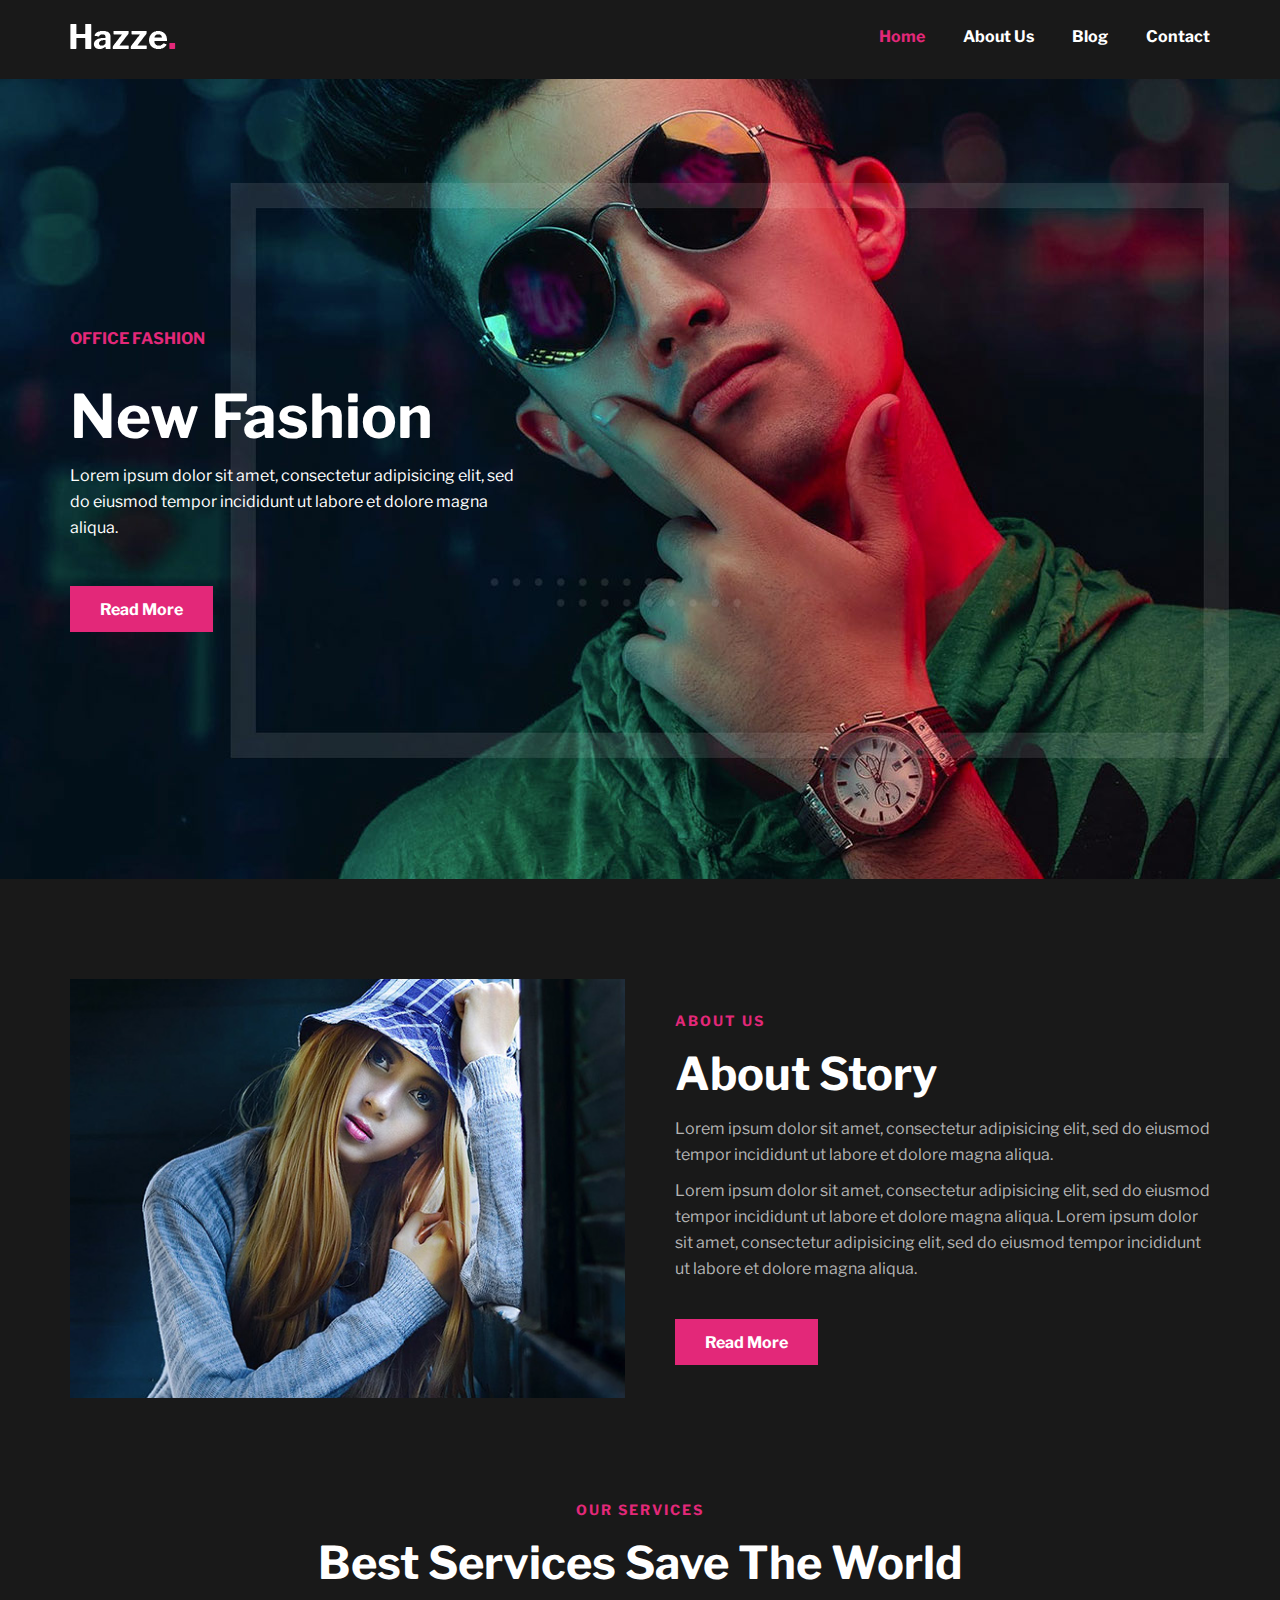
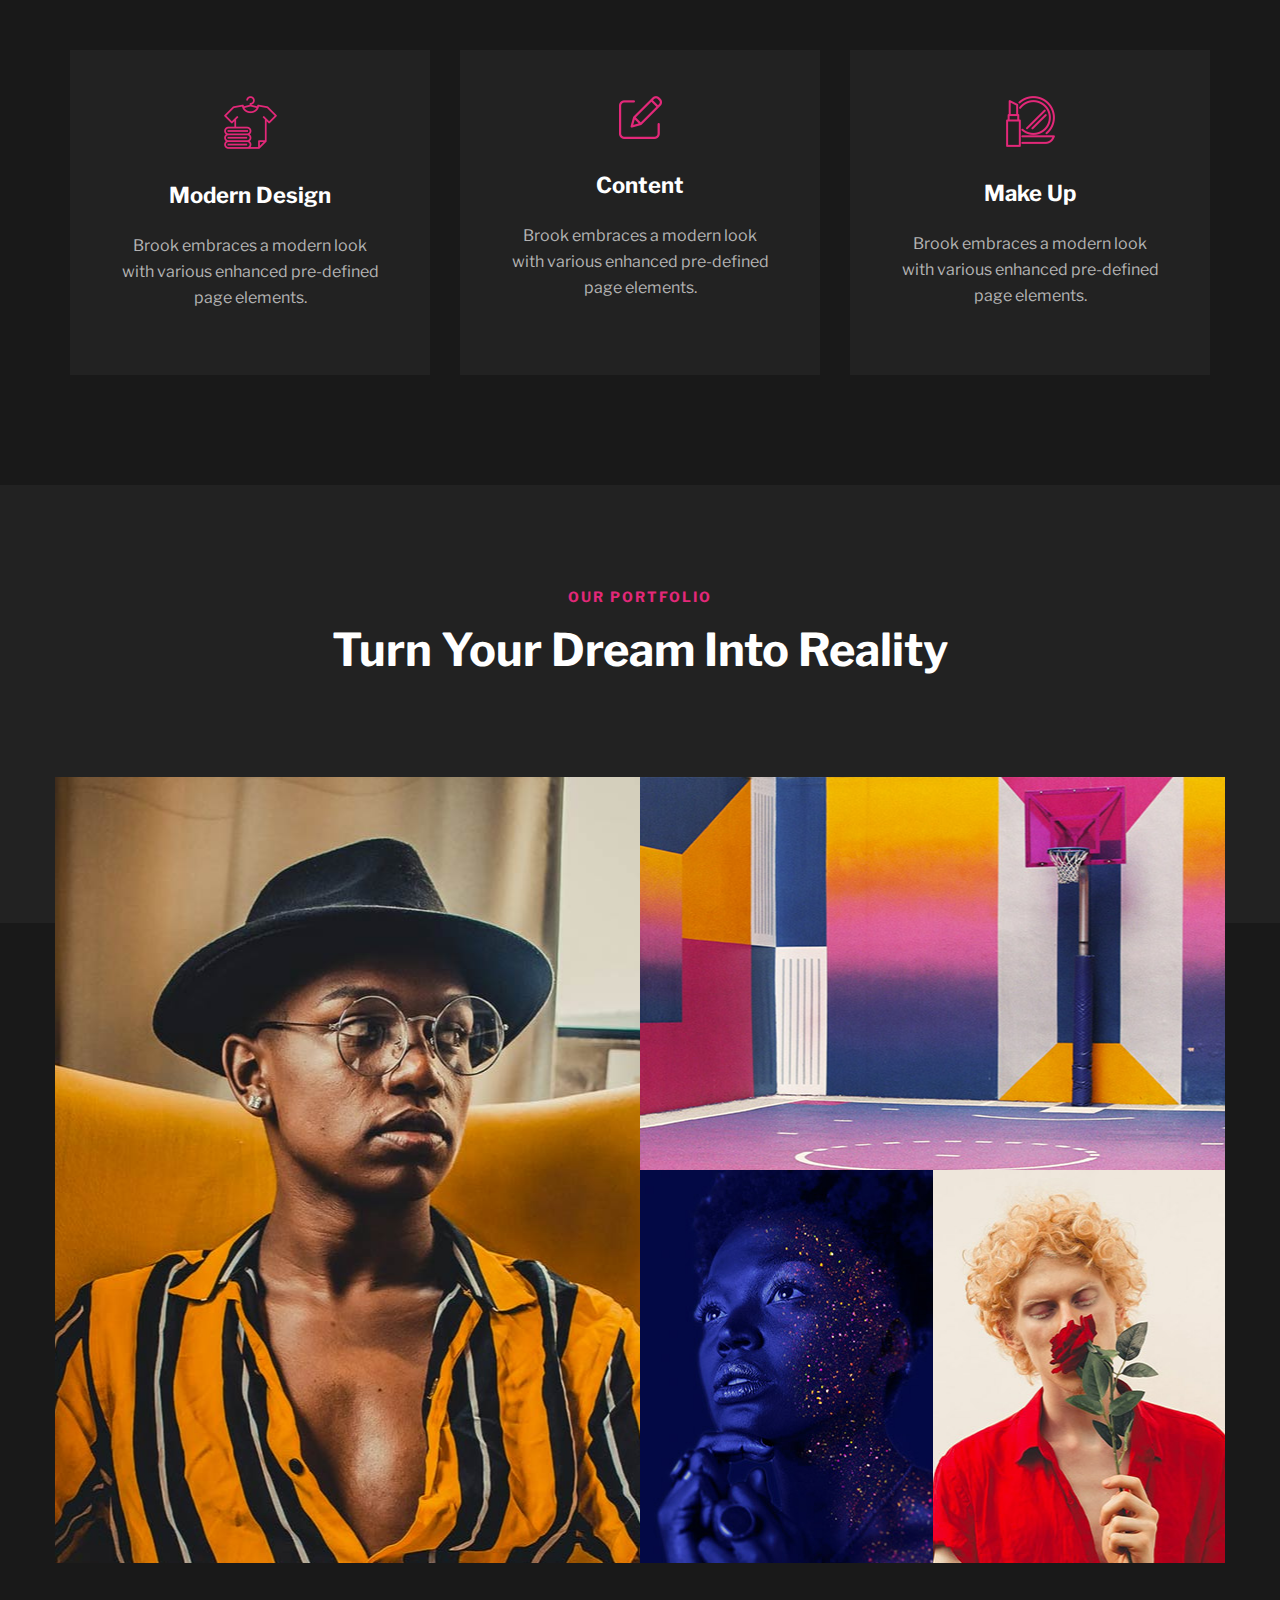
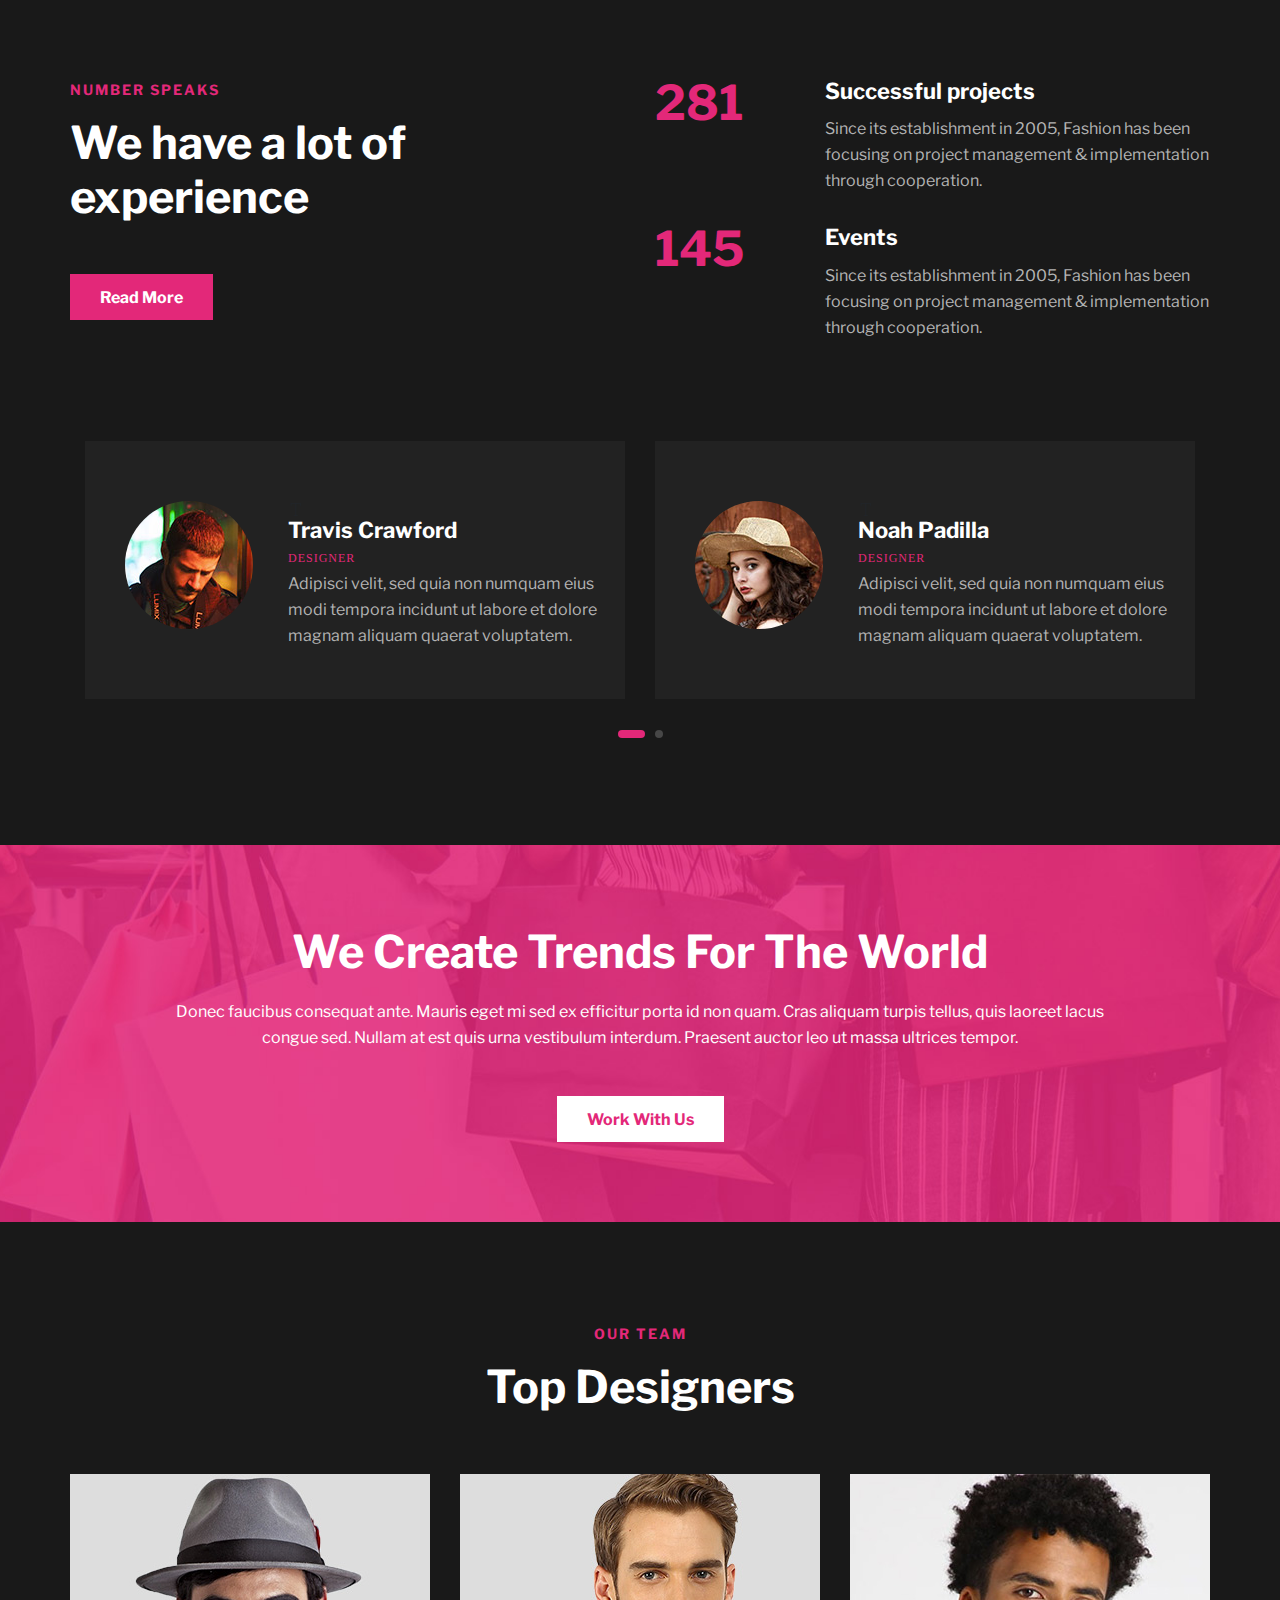
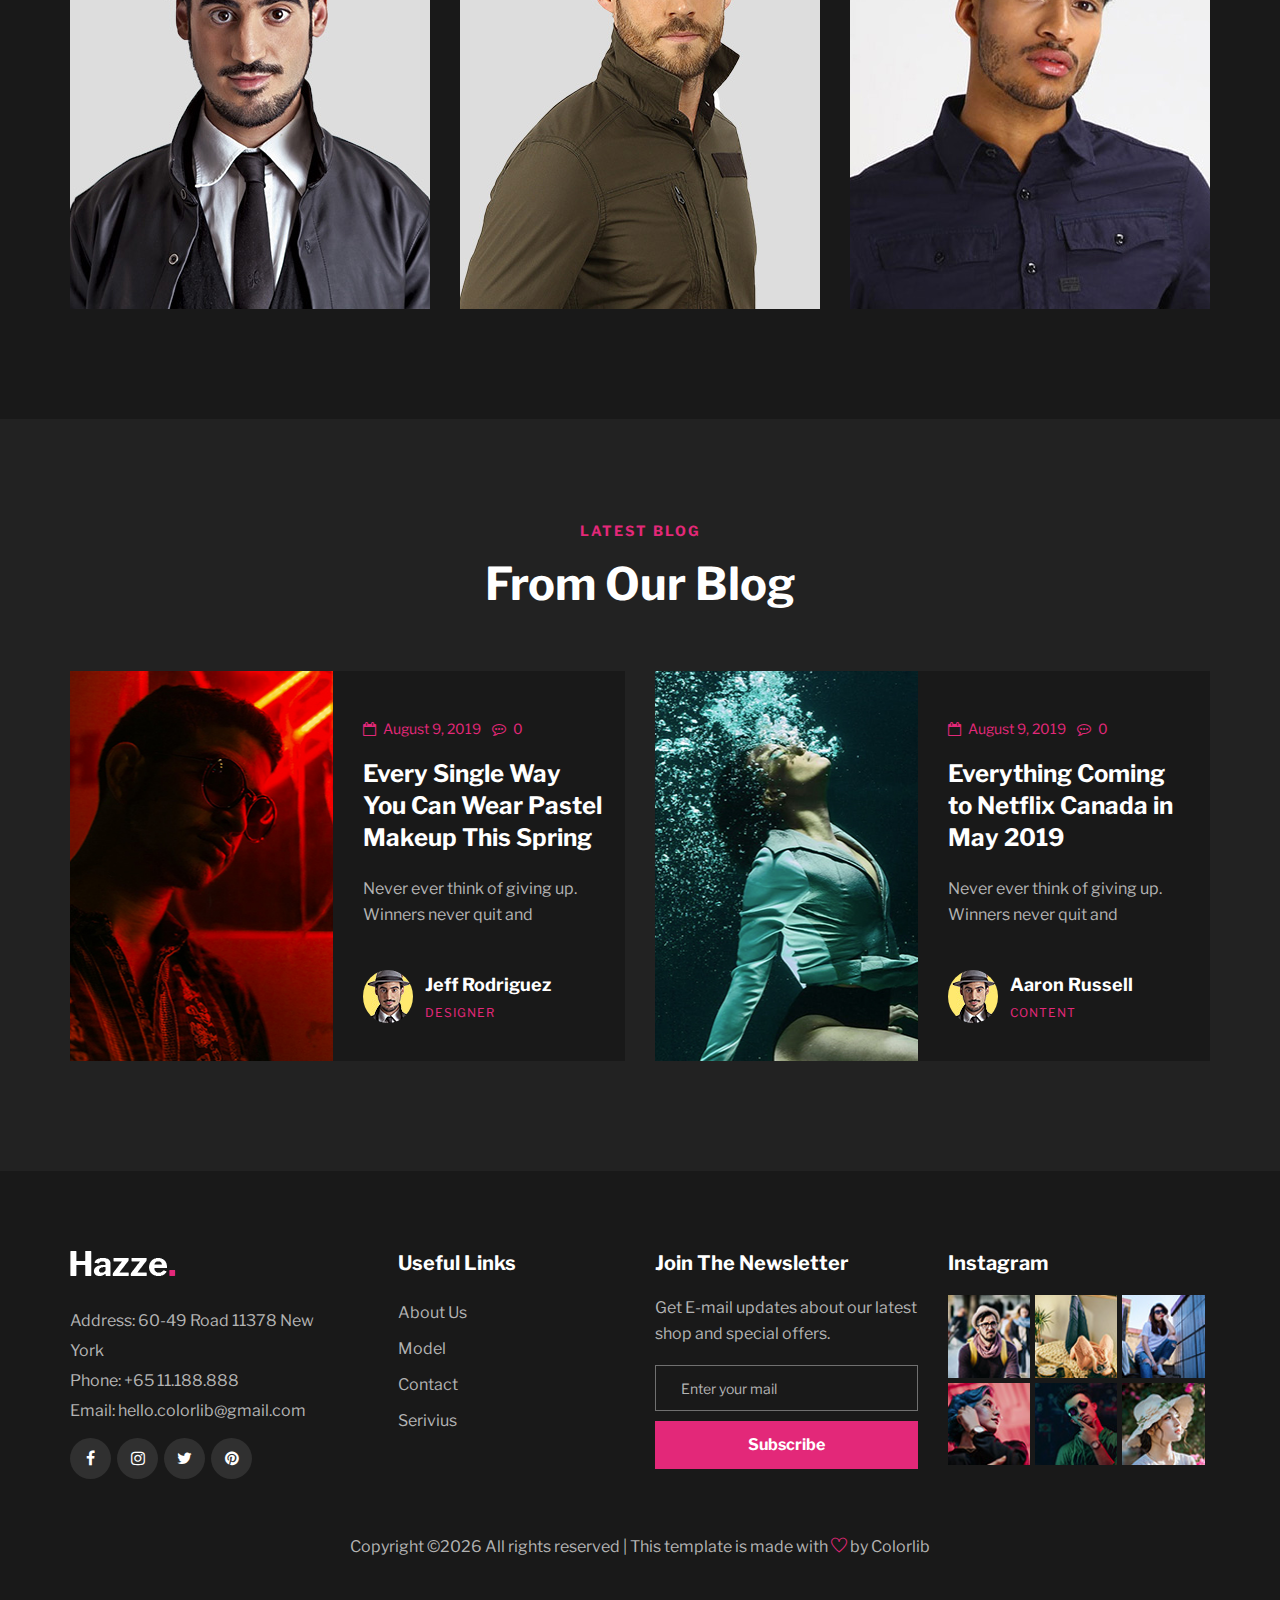
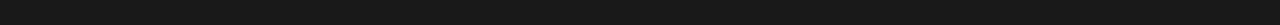
<file: hazze/index.html>
<!DOCTYPE html>
<html lang="zxx">

<head>
    <meta charset="UTF-8">
    <meta name="description" content="Hazze Template">
    <meta name="keywords" content="Hazze, unica, creative, html">
    <meta name="viewport" content="width=device-width, initial-scale=1.0">
    <meta http-equiv="X-UA-Compatible" content="ie=edge">
    <title>Hazze | Template</title>

    <!-- Google Font -->
    <link href="https://fonts.googleapis.com/css?family=Libre+Franklin:400,500,600,700,800,900&display=swap"
        rel="stylesheet">

    <!-- Css Styles -->
    <link rel="stylesheet" href="css/bootstrap.min.css" type="text/css">
    <link rel="stylesheet" href="css/font-awesome.min.css" type="text/css">
    <link rel="stylesheet" href="css/themify-icons.css" type="text/css">
    <link rel="stylesheet" href="css/owl.carousel.min.css" type="text/css">
    <link rel="stylesheet" href="css/magnific-popup.css" type="text/css">
    <link rel="stylesheet" href="css/slicknav.min.css" type="text/css">
    <link rel="stylesheet" href="css/style.css" type="text/css">
</head>

<body>
    <!-- Page Preloder -->
    <div id="preloder">
        <div class="loader"></div>
    </div>

    <!-- Header Section Begin -->
    <header class="header-section">
        <div class="container">
            <div class="row">
                <div class="col-lg-2 col-md-2">
                    <div class="logo">
                        <a href="#">
                            <img src="img/logo.png" alt="">
                        </a>
                    </div>
                </div>
                <div class="col-lg-10 col-md-10">
                    <div class="main-menu mobile-menu">
                        <ul>
                            <li class="active"><a href="./index.html">Home</a></li>
                            <li><a href="./about-us.html">About Us</a></li>
                            <li><a href="./blog.html">Blog</a></li>
                            <li><a href="./contact.html">Contact</a></li>
                        </ul>
                    </div>
                </div>
            </div>
            <div id="mobile-menu-wrap"></div>
        </div>
    </header>
    <!-- Header End -->

    <!-- Hero Section Begin -->
    <section class="hero-section set-bg" data-setbg="img/hero-bg.jpg">
        <div class="container">
            <div class="row">
                <div class="col-lg-5">
                    <div class="hs-text">
                        <span>Office Fashion</span>
                        <h2>New Fashion</h2>
                        <p>Lorem ipsum dolor sit amet, consectetur adipisicing elit, sed do eiusmod tempor incididunt ut
                            labore et dolore magna aliqua.</p>
                        <a href="#" class="primary-btn">Read More</a>
                    </div>
                </div>
            </div>
        </div>
    </section>
    <!-- Hero Section End -->

    <!-- About Us Section Begin -->
    <section class="about-us-section spad">
        <div class="container">
            <div class="row">
                <div class="col-lg-6">
                    <div class="as-pic">
                        <img src="img/about-us.jpg" alt="">
                    </div>
                </div>
                <div class="col-lg-6">
                    <div class="as-text">
                        <div class="section-title">
                            <span>About us</span>
                            <h2>About Story</h2>
                        </div>
                        <p class="f-para">Lorem ipsum dolor sit amet, consectetur adipisicing elit, sed do eiusmod
                            tempor incididunt ut labore et dolore magna aliqua. </p>
                        <p class="s-para">Lorem ipsum dolor sit amet, consectetur adipisicing elit, sed do eiusmod
                            tempor incididunt ut labore et dolore magna aliqua. Lorem ipsum dolor sit amet, consectetur
                            adipisicing elit, sed do eiusmod tempor incididunt ut labore et dolore magna aliqua. </p>
                        <a href="#" class="primary-btn">Read More</a>
                    </div>
                </div>
            </div>
        </div>
    </section>
    <!-- About Us Section End -->

    <!-- Services Section Begin -->
    <section class="services-section spad">
        <div class="container">
            <div class="row">
                <div class="col-lg-12">
                    <div class="section-title">
                        <span>Our Services</span>
                        <h2>Best Services Save The World</h2>
                    </div>
                </div>
            </div>
            <div class="row">
                <div class="col-lg-4 col-md-6">
                    <div class="service-item">
                        <img src="img/services/service-1.png" alt="">
                        <h4>Modern Design</h4>
                        <p>Brook embraces a modern look with various enhanced pre-defined page elements.</p>
                    </div>
                </div>
                <div class="col-lg-4 col-md-6">
                    <div class="service-item">
                        <img src="img/services/service-2.png" alt="">
                        <h4>Content</h4>
                        <p>Brook embraces a modern look with various enhanced pre-defined page elements.</p>
                    </div>
                </div>
                <div class="col-lg-4 col-md-6">
                    <div class="service-item">
                        <img src="img/services/service-3.png" alt="">
                        <h4>Make Up</h4>
                        <p>Brook embraces a modern look with various enhanced pre-defined page elements.</p>
                    </div>
                </div>
            </div>
        </div>
    </section>
    <!-- Services Section End -->

    <!-- Portfolio Section Begin -->
    <section class="portfolio-section spad">
        <div class="container">
            <div class="row">
                <div class="col-lg-12">
                    <div class="section-title">
                        <span>Our Portfolio</span>
                        <h2>Turn Your Dream Into Reality</h2>
                    </div>
                </div>
            </div>
            <div class="row">
                <div class="col-lg-6">
                    <div class="portfolio-item set-bg large-item" data-setbg="img/portfolio/portfolio-1.jpg">
                        <div class="pi-hover">
                            <a href="#" class="chain-icon"><i class="fa fa-chain"></i></a>
                            <a href="img/portfolio/portfolio-1.jpg" class="search-icon image-popup"><i
                                    class="fa fa-search"></i></a>
                        </div>
                    </div>
                </div>
                <div class="col-lg-6">
                    <div class="portfolio-item set-bg" data-setbg="img/portfolio/portfolio-2.jpg">
                        <div class="pi-hover">
                            <a href="#" class="chain-icon"><i class="fa fa-chain"></i></a>
                            <a href="img/portfolio/portfolio-2.jpg" class="search-icon image-popup"><i
                                    class="fa fa-search"></i></a>
                        </div>
                    </div>
                    <div class="row">
                        <div class="col-md-6">
                            <div class="portfolio-item set-bg" data-setbg="img/portfolio/portfolio-3.jpg">
                                <div class="pi-hover">
                                    <a href="#" class="chain-icon"><i class="fa fa-chain"></i></a>
                                    <a href="img/portfolio/portfolio-3.jpg" class="search-icon image-popup"><i
                                            class="fa fa-search"></i></a>
                                </div>
                            </div>
                        </div>
                        <div class="col-md-6">
                            <div class="portfolio-item set-bg" data-setbg="img/portfolio/portfolio-4.jpg">
                                <div class="pi-hover">
                                    <a href="#" class="chain-icon"><i class="fa fa-chain"></i></a>
                                    <a href="img/portfolio/portfolio-4.jpg" class="search-icon image-popup"><i
                                            class="fa fa-search"></i></a>
                                </div>
                            </div>
                        </div>
                    </div>
                </div>
            </div>
        </div>
    </section>
    <!-- Portfolio Section End -->

    <!-- Counter Section Begin -->
    <section class="counter-section spad">
        <div class="container">
            <div class="row">
                <div class="col-lg-6">
                    <div class="counter-text">
                        <div class="section-title">
                            <span>Number Speaks</span>
                            <h2>We have a lot of <br />experience</h2>
                        </div>
                        <a href="#" class="primary-btn">Read More</a>
                    </div>
                </div>
                <div class="col-lg-6">
                    <div class="counter-item">
                        <div class="ci-number count">
                            2034
                        </div>
                        <div class="ci-text">
                            <h4>Successful projects</h4>
                            <p>Since its establishment in 2005, Fashion has been focusing on project management &
                                implementation through cooperation.</p>
                        </div>
                    </div>
                    <div class="counter-item">
                        <div class="ci-number count">
                            1054
                        </div>
                        <div class="ci-text">
                            <h4>Events</h4>
                            <p>Since its establishment in 2005, Fashion has been focusing on project management &
                                implementation through cooperation.</p>
                        </div>
                    </div>
                </div>
            </div>
        </div>
    </section>
    <!-- Counter Section End -->

    <!-- Testimonial Section Begin -->
    <section class="testimonial-section spad">
        <div class="container">
            <div class="row testimonial-slider owl-carousel">
                <div class="col-lg-6">
                    <div class="testimonial-item">
                        <div class="ti-pic">
                            <img src="img/testimonial/testimonial-1.jpg" alt="">
                        </div>
                        <div class="ti-text">
                            <div class="ti-title">
                                <h4>Travis Crawford</h4>
                                <span>Designer</span>
                            </div>
                            <p>Adipisci velit, sed quia non numquam eius modi tempora incidunt ut labore et dolore
                                magnam aliquam quaerat voluptatem.</p>
                        </div>
                    </div>
                </div>
                <div class="col-lg-6">
                    <div class="testimonial-item">
                        <div class="ti-pic">
                            <img src="img/testimonial/testimonial-2.jpg" alt="">
                        </div>
                        <div class="ti-text">
                            <div class="ti-title">
                                <h4>Noah Padilla</h4>
                                <span>Designer</span>
                            </div>
                            <p>Adipisci velit, sed quia non numquam eius modi tempora incidunt ut labore et dolore
                                magnam aliquam quaerat voluptatem.</p>
                        </div>
                    </div>
                </div>
                <div class="col-lg-6">
                    <div class="testimonial-item">
                        <div class="ti-pic">
                            <img src="img/testimonial/testimonial-3.jpg" alt="">
                        </div>
                        <div class="ti-text">
                            <div class="ti-title">
                                <h4>Noah Padilla</h4>
                                <span>Designer</span>
                            </div>
                            <p>Adipisci velit, sed quia non numquam eius modi tempora incidunt ut labore et dolore
                                magnam aliquam quaerat voluptatem.</p>
                        </div>
                    </div>
                </div>
                <div class="col-lg-6">
                    <div class="testimonial-item">
                        <div class="ti-pic">
                            <img src="img/testimonial/testimonial-4.jpg" alt="">
                        </div>
                        <div class="ti-text">
                            <div class="ti-title">
                                <h4>Noah Padilla</h4>
                                <span>Designer</span>
                            </div>
                            <p>Adipisci velit, sed quia non numquam eius modi tempora incidunt ut labore et dolore
                                magnam aliquam quaerat voluptatem.</p>
                        </div>
                    </div>
                </div>
            </div>
        </div>
    </section>
    <!-- Testimonial Section End -->

    <!-- Call To Action Section Begin -->
    <section class="callto-section set-bg" data-setbg="img/ctc-bg.jpg">
        <div class="container">
            <div class="row">
                <div class="col-lg-10 m-auto">
                    <div class="ctc-text">
                        <h2>We Create Trends For The World</h2>
                        <p>Donec faucibus consequat ante. Mauris eget mi sed ex efficitur porta id non quam. Cras
                            aliquam turpis tellus, quis laoreet lacus congue sed. Nullam at est quis urna vestibulum
                            interdum. Praesent auctor leo ut massa ultrices tempor.</p>
                        <a href="#" class="primary-btn ctc-btn">Work With Us</a>
                    </div>
                </div>
            </div>
        </div>
    </section>
    <!-- Call To Action Section End -->

<style>
    
</style>

    <!-- Member Section Begin -->
    <section class="member-section spad">
        <div class="container">
            <div class="row">
                <div class="col-lg-12">
                    <div class="section-title">
                        <span>Our Team</span>
                        <h2>Top Designers</h2>
                    </div>
                </div>
            </div>
            <div class="row">
                <div class="col-lg-4 col-md-6">
                    <div class="member-item set-bg" data-setbg="img/member/member-1.jpg">
                        <div class="mi-text">
                            <p>Quia dolor sit amet, consectetur, adipisci velit, sed quia non numquam eius modi tempora
                                incidunt ut labore et dolore magnam aliquam quaerat voluptatem.</p>
                            <div class="mt-title">
                                <h4>Jacob Gomez</h4>
                                <span>Designer</span>
                            </div>
                            <div class="mt-social">
                                <a href="#"><i class="fa fa-facebook"></i></a>
                                <a href="#"><i class="fa fa-twitter"></i></a>
                                <a href="#"><i class="fa fa-instagram"></i></a>
                                <a href="#"><i class="fa fa-pinterest"></i></a>
                            </div>
                        </div>
                    </div>
                </div>
                <div class="col-lg-4 col-md-6">
                    <div class="member-item set-bg" data-setbg="img/member/member-2.jpg">
                        <div class="mi-text">
                            <p>Quia dolor sit amet, consectetur, adipisci velit, sed quia non numquam eius modi tempora
                                incidunt ut labore et dolore magnam aliquam quaerat voluptatem.</p>
                            <div class="mt-title">
                                <h4>Jacob Gomez</h4>
                                <span>Designer</span>
                            </div>
                            <div class="mt-social">
                                <a href="#"><i class="fa fa-facebook"></i></a>
                                <a href="#"><i class="fa fa-twitter"></i></a>
                                <a href="#"><i class="fa fa-instagram"></i></a>
                                <a href="#"><i class="fa fa-pinterest"></i></a>
                            </div>
                        </div>
                    </div>
                </div>
                <div class="col-lg-4 col-md-6">
                    <div class="member-item set-bg" data-setbg="img/member/member-3.jpg">
                        <div class="mi-text">
                            <p>Quia dolor sit amet, consectetur, adipisci velit, sed quia non numquam eius modi tempora
                                incidunt ut labore et dolore magnam aliquam quaerat voluptatem.</p>
                            <div class="mt-title">
                                <h4>Jacob Gomez</h4>
                                <span>Designer</span>
                            </div>
                            <div class="mt-social">
                                <a href="#"><i class="fa fa-facebook"></i></a>
                                <a href="#"><i class="fa fa-twitter"></i></a>
                                <a href="#"><i class="fa fa-instagram"></i></a>
                                <a href="#"><i class="fa fa-pinterest"></i></a>
                            </div>
                        </div>
                    </div>
                </div>
            </div>
        </div>
    </section>
    <!-- Member Section End -->

    <!-- Blog Section Begin -->
    <div class="blog-section latest-blog spad">
        <div class="container">
            <div class="row">
                <div class="col-lg-12">
                    <div class="section-title">
                        <span>Latest Blog</span>
                        <h2>From Our Blog</h2>
                    </div>
                </div>
            </div>
            <div class="row">
                <div class="col-md-6">
                    <div class="blog-item">
                        <div class="row">
                            <div class="col-lg-6">
                                <div class="bi-pic set-bg" data-setbg="img/blog/blog-1.jpg"></div>
                            </div>
                            <div class="col-lg-6">
                                <div class="bi-text">
                                    <ul>
                                        <li><i class="fa fa-calendar-o"></i> August 9, 2019</li>
                                        <li><i class="fa fa-commenting-o"></i> 0</li>
                                    </ul>
                                    <h4><a href="#">Every Single Way You Can Wear Pastel Makeup This Spring</a></h4>
                                    <p>Never ever think of giving up. Winners never quit and</p>
                                    <div class="bt-author">
                                        <div class="ba-pic">
                                            <img src="img/blog/author-1.jpg" alt="">
                                        </div>
                                        <div class="ba-text">
                                            <h5>Jeff Rodriguez</h5>
                                            <span>Designer</span>
                                        </div>
                                    </div>
                                </div>
                            </div>
                        </div>
                    </div>
                </div>
                <div class="col-md-6">
                    <div class="blog-item">
                        <div class="row">
                            <div class="col-lg-6">
                                <div class="bi-pic set-bg" data-setbg="img/blog/blog-2.jpg"></div>
                            </div>
                            <div class="col-lg-6">
                                <div class="bi-text">
                                    <ul>
                                        <li><i class="fa fa-calendar-o"></i> August 9, 2019</li>
                                        <li><i class="fa fa-commenting-o"></i> 0</li>
                                    </ul>
                                    <h4><a href="#">Everything Coming to Netflix Canada in May 2019</a></h4>
                                    <p>Never ever think of giving up. Winners never quit and</p>
                                    <div class="bt-author">
                                        <div class="ba-pic">
                                            <img src="img/blog/author-1.jpg" alt="">
                                        </div>
                                        <div class="ba-text">
                                            <h5>Aaron Russell</h5>
                                            <span>Content</span>
                                        </div>
                                    </div>
                                </div>
                            </div>
                        </div>
                    </div>
                </div>
            </div>
        </div>
    </div>
    <!-- Blog Section End -->

    <!-- Footer Section Begin -->
    <section class="footer-section">
        <div class="container">
            <div class="row">
                <div class="col-lg-3 col-md-6">
                    <div class="footer-option">
                        <div class="fo-logo">
                            <a href="#">
                                <img src="img/logo.png" alt="">
                            </a>
                        </div>
                        <ul>
                            <li>Address: 60-49 Road 11378 New York</li>
                            <li>Phone: +65 11.188.888</li>
                            <li>Email: hello.colorlib@gmail.com</li>
                        </ul>
                        <div class="fo-social">
                            <a href="#"><i class="fa fa-facebook"></i></a>
                            <a href="#"><i class="fa fa-instagram"></i></a>
                            <a href="#"><i class="fa fa-twitter"></i></a>
                            <a href="#"><i class="fa fa-pinterest"></i></a>
                        </div>
                    </div>
                </div>
                <div class="col-lg-3 col-md-6">
                    <div class="footer-widget fw-links">
                        <h5>Useful Links</h5>
                        <ul>
                            <li><a href="#">About Us</a></li>
                            <li><a href="#">Model</a></li>
                            <li><a href="#">Contact</a></li>
                            <li><a href="#">Serivius</a></li>
                        </ul>
                    </div>
                </div>
                <div class="col-lg-3 col-md-6">
                    <div class="footer-widget">
                        <h5>Join The Newsletter</h5>
                        <p>Get E-mail updates about our latest shop and special offers.</p>
                        <form action="#" class="news-form">
                            <input type="text" placeholder="Enter your mail">
                            <button type="submit">Subscribe</button>
                        </form>
                    </div>
                </div>
                <div class="col-lg-3 col-md-6">
                    <div class="footer-widget">
                        <h5>Instagram</h5>
                        <div class="insta-pic">
                            <img src="img/instagram/instagram-1.jpg" alt="">
                            <img src="img/instagram/instagram-2.jpg" alt="">
                            <img src="img/instagram/instagram-3.jpg" alt="">
                            <img src="img/instagram/instagram-4.jpg" alt="">
                            <img src="img/instagram/instagram-5.jpg" alt="">
                            <img src="img/instagram/instagram-6.jpg" alt="">
                        </div>
                    </div>
                </div>
            </div>
            <div class="copyright-text"><p><!-- Link back to Colorlib can't be removed. Template is licensed under CC BY 3.0. -->
  Copyright &copy;<script>document.write(new Date().getFullYear());</script> All rights reserved | This template is made with <i class="ti-heart" aria-hidden="true"></i> by <a href="https://colorlib.com" target="_blank">Colorlib</a>
  <!-- Link back to Colorlib can't be removed. Template is licensed under CC BY 3.0. --></p></div>
        </div>
    </section>
    <!-- Footer Section End -->

    <!-- Js Plugins -->
    <script src="js/jquery-3.3.1.min.js"></script>
    <script src="js/bootstrap.min.js"></script>
    <script src="js/jquery.magnific-popup.min.js"></script>
    <script src="js/mixitup.min.js"></script>
    <script src="js/jquery.slicknav.js"></script>
    <script src="js/owl.carousel.min.js"></script>
    <script src="js/main.js"></script>
</body>

</html>
</file>
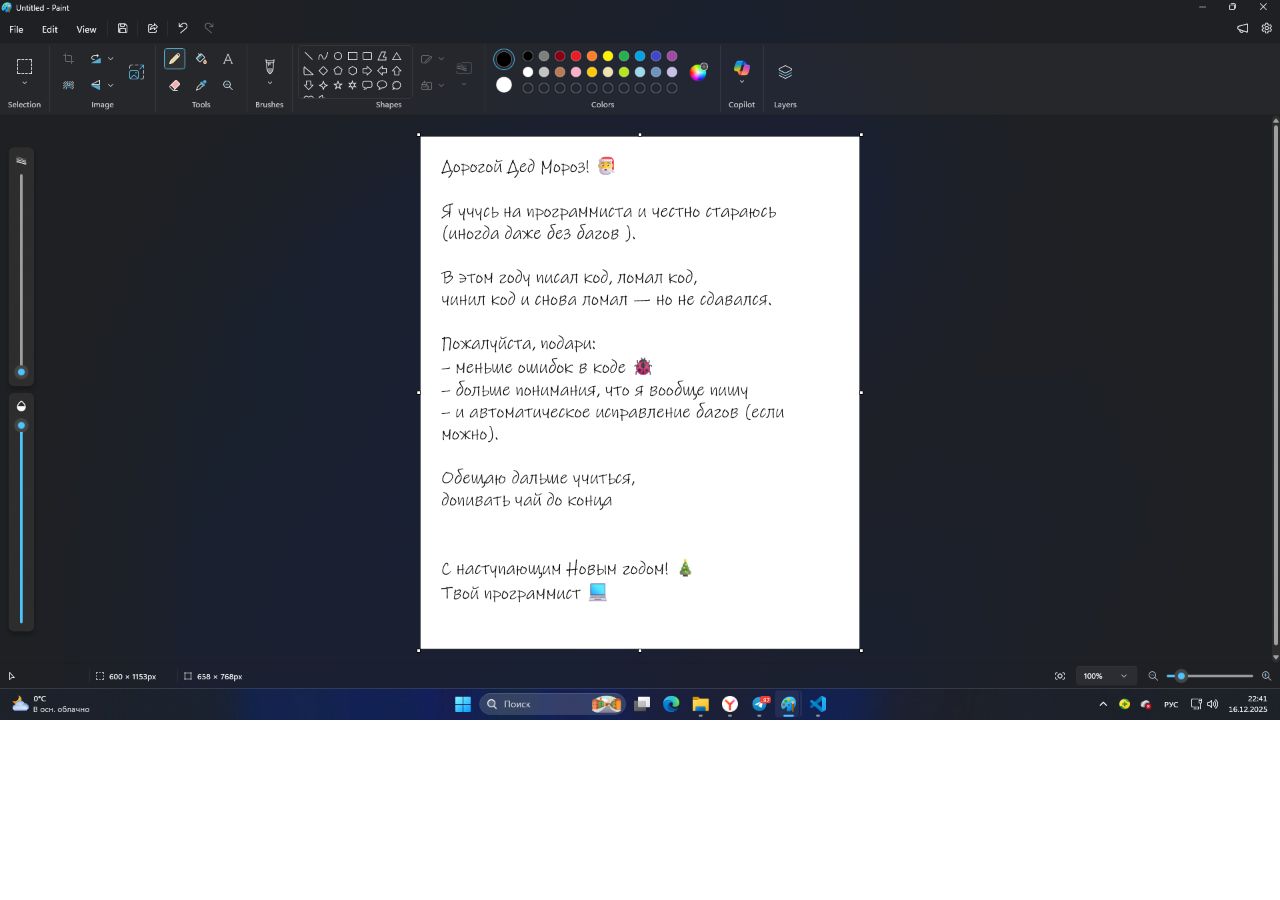
<file: websanta/index.html>
<!DOCTYPE html>
<html lang="en">
<head>
    <meta charset="UTF-8">
    <meta name="viewport" content="width=device-width, initial-scale=1.0">
    <link rel="stylesheet" href="style.css">
    <title>Document</title>
</head>
<body>
    <img class="img" src="2.png" alt="">
</body>
</html>
</file>
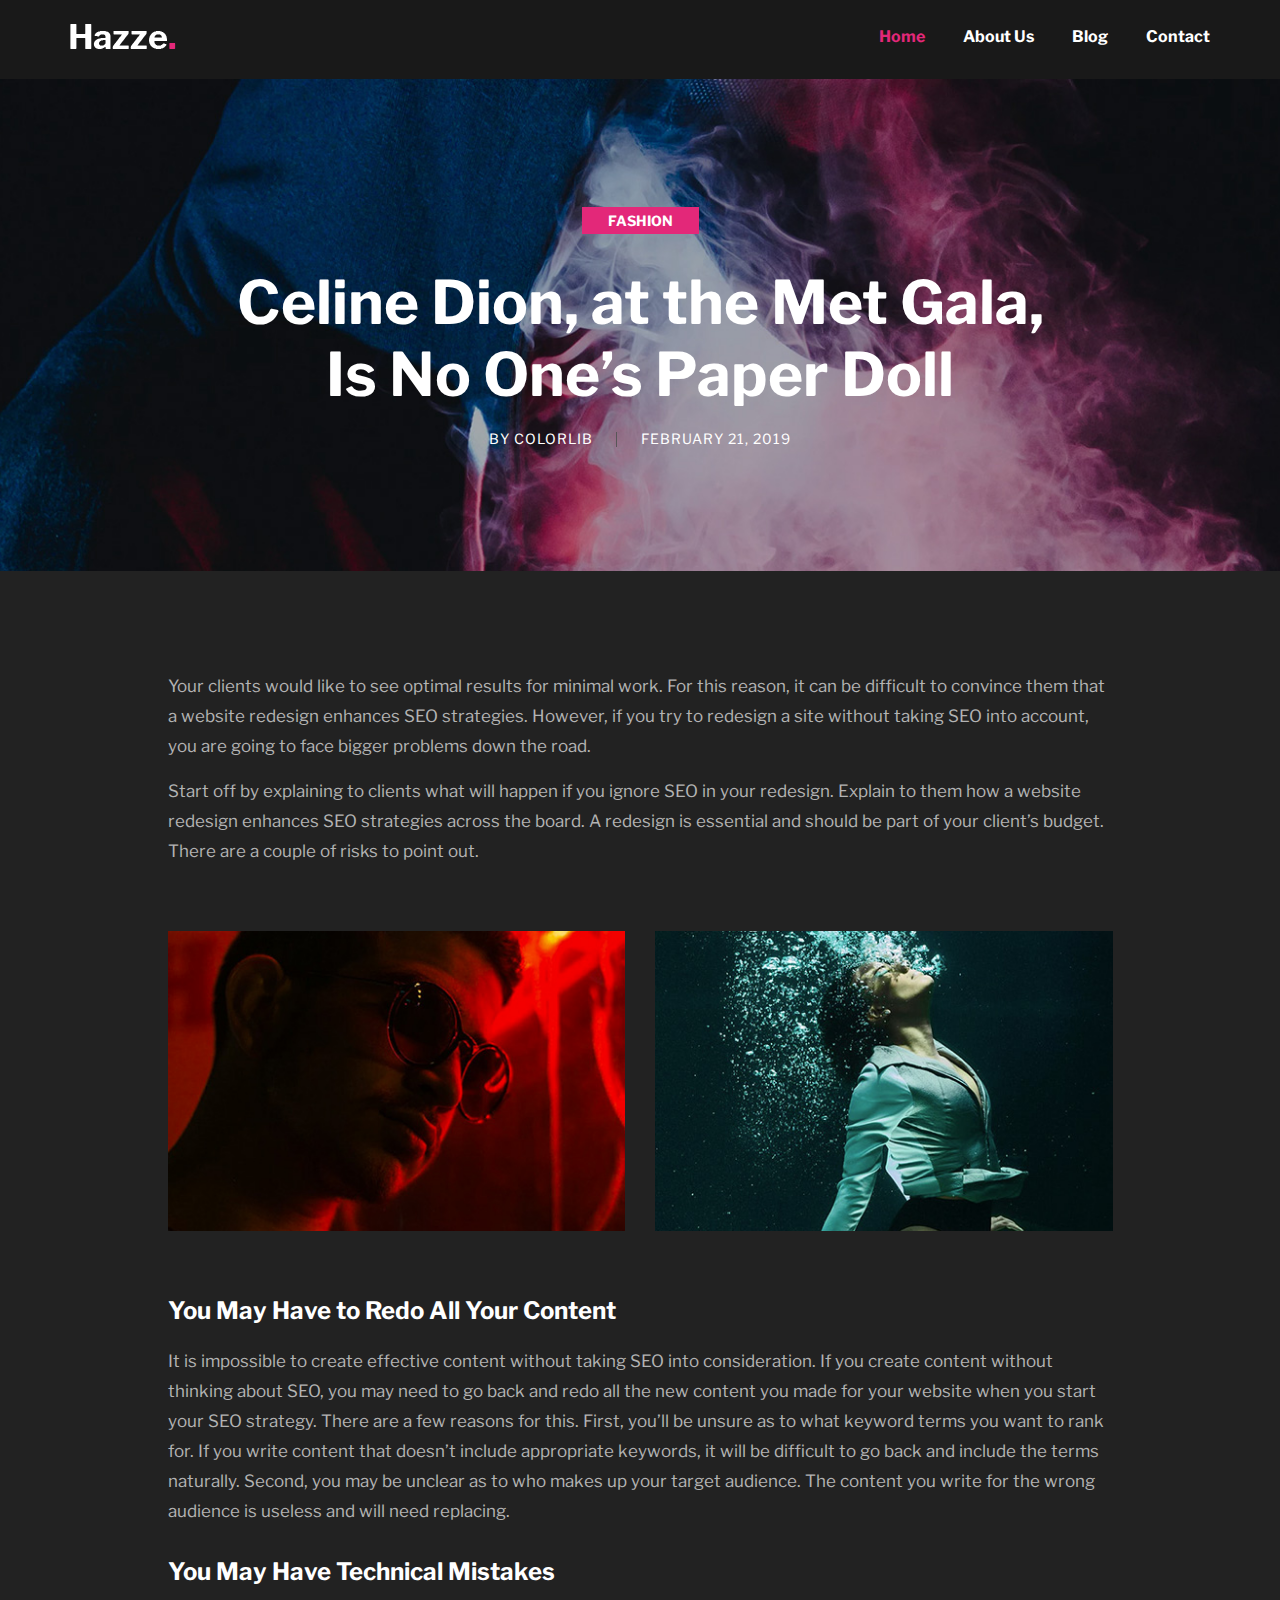
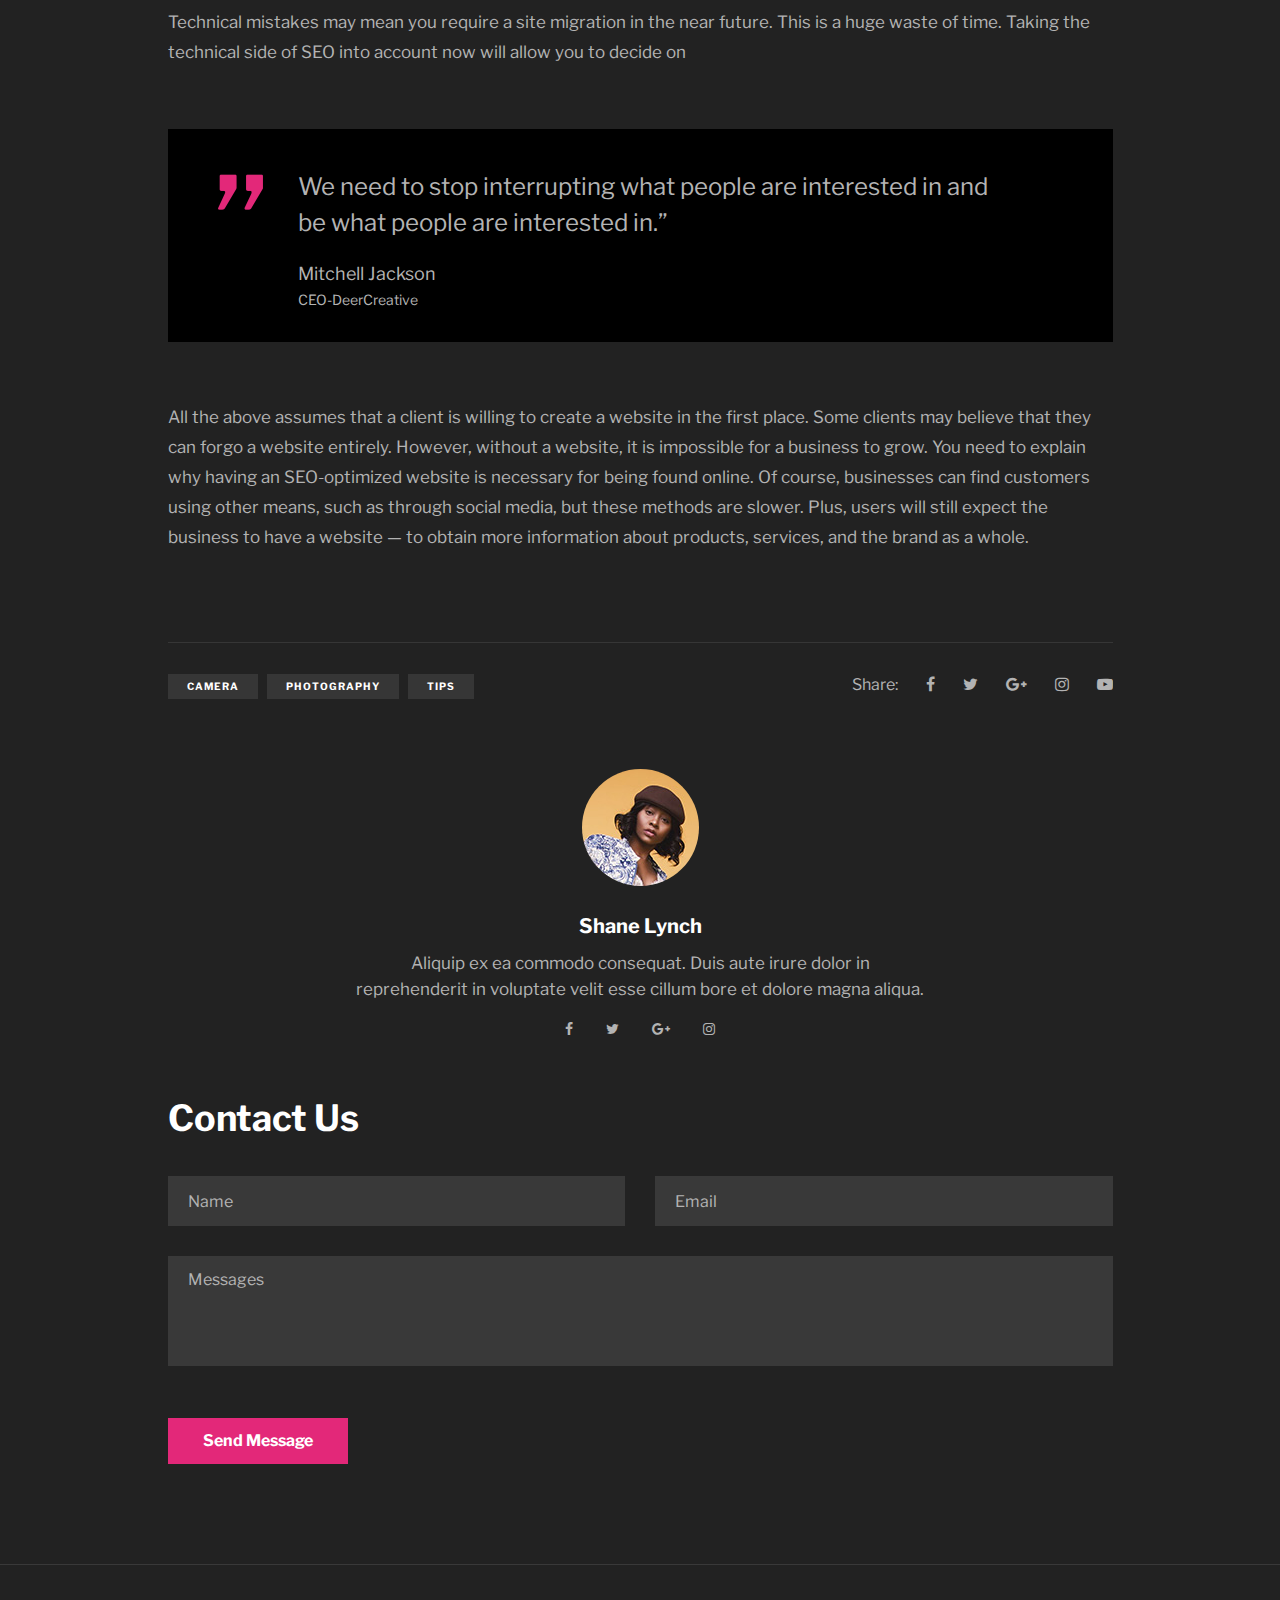
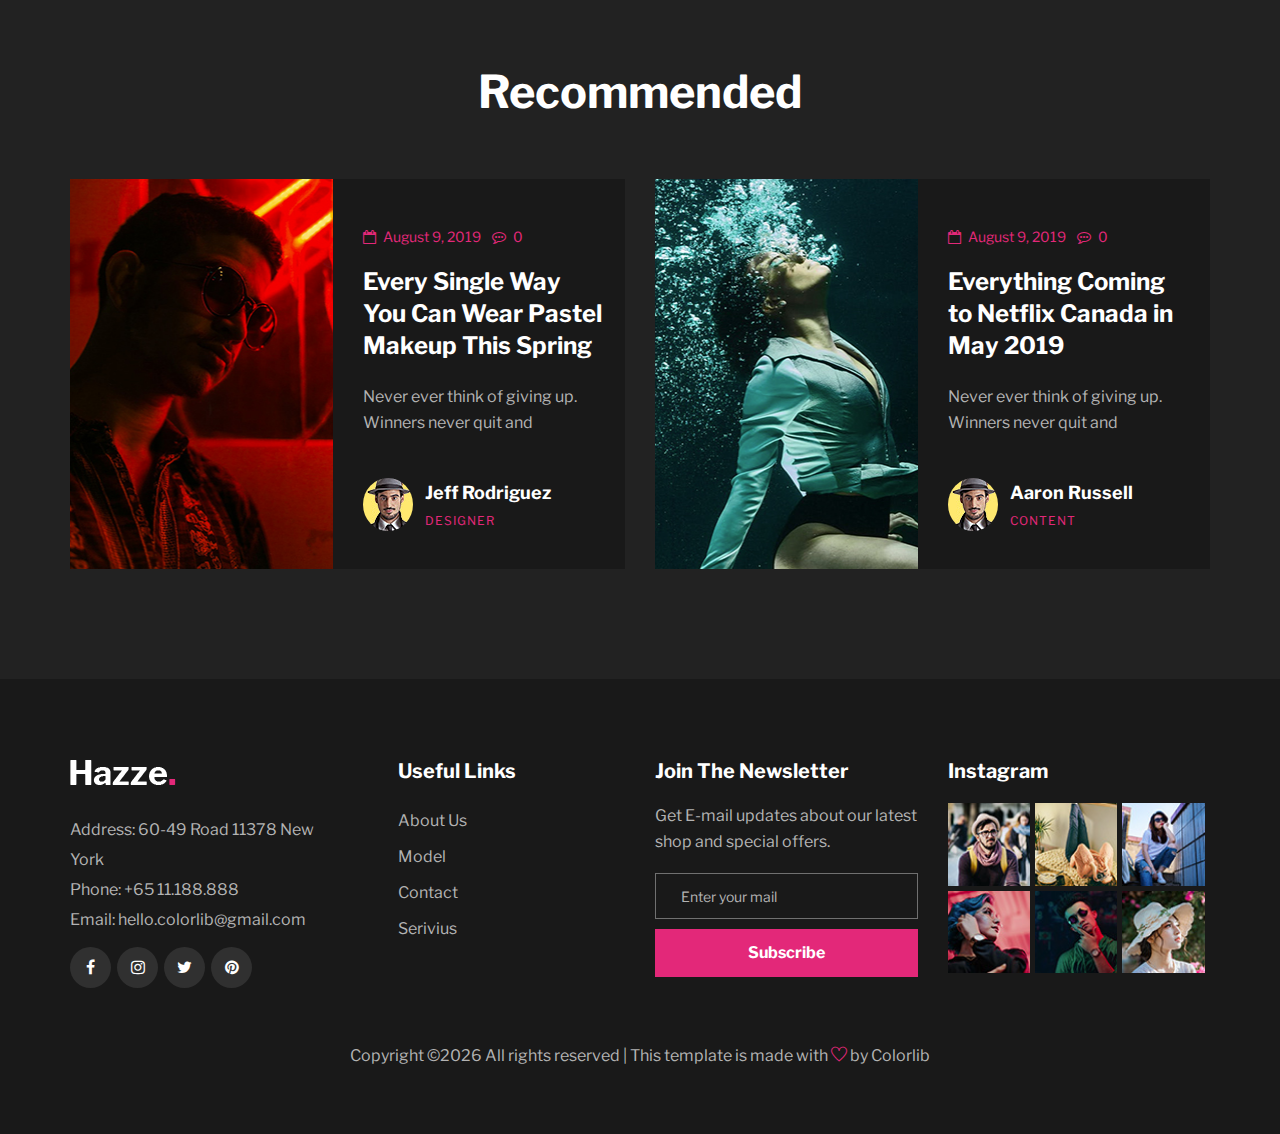
<file: hazze/blog-details.html>
<!DOCTYPE html>
<html lang="zxx">

<head>
    <meta charset="UTF-8">
    <meta name="description" content="Hazze Template">
    <meta name="keywords" content="Hazze, unica, creative, html">
    <meta name="viewport" content="width=device-width, initial-scale=1.0">
    <meta http-equiv="X-UA-Compatible" content="ie=edge">
    <title>Hazze | Template</title>

    <!-- Google Font -->
    <link href="https://fonts.googleapis.com/css?family=Libre+Franklin:400,500,600,700,800,900&display=swap"
        rel="stylesheet">

    <!-- Css Styles -->
    <link rel="stylesheet" href="css/bootstrap.min.css" type="text/css">
    <link rel="stylesheet" href="css/font-awesome.min.css" type="text/css">
    <link rel="stylesheet" href="css/themify-icons.css" type="text/css">
    <link rel="stylesheet" href="css/owl.carousel.min.css" type="text/css">
    <link rel="stylesheet" href="css/magnific-popup.css" type="text/css">
    <link rel="stylesheet" href="css/slicknav.min.css" type="text/css">
    <link rel="stylesheet" href="css/style.css" type="text/css">
</head>

<body>
    <!-- Page Preloder -->
    <div id="preloder">
        <div class="loader"></div>
    </div>

    <!-- Header Section Begin -->
    <header class="header-section">
        <div class="container">
            <div class="row">
                <div class="col-lg-2 col-md-2">
                    <div class="logo">
                        <a href="#">
                            <img src="img/logo.png" alt="">
                        </a>
                    </div>
                </div>
                <div class="col-lg-10 col-md-10">
                    <div class="main-menu mobile-menu">
                        <ul>
                            <li class="active"><a href="./index.html">Home</a></li>
                            <li><a href="./about-us.html">About Us</a></li>
                            <li><a href="./blog.html">Blog</a></li>
                            <li><a href="./contact.html">Contact</a></li>
                        </ul>
                    </div>
                </div>
            </div>
            <div id="mobile-menu-wrap"></div>
        </div>
    </header>
    <!-- Header End -->

    <!-- Blog Details Hero  Section Begin -->
    <section class="blog-hero-section set-bg spad" data-setbg="img/blog/details/details-hero.jpg">
        <div class="container">
            <div class="row justify-content-center">
                <div class="col-lg-9 text-center">
                    <div class="bh-text">
                        <span>Fashion</span>
                        <h2>Celine Dion, at the Met Gala, Is No One’s Paper Doll</h2>
                        <ul>
                            <li>By Colorlib</li>
                            <li>February 21, 2019</li>
                        </ul>
                    </div>
                </div>
            </div>
        </div>
    </section>
    <!-- Blog Details Hero Section End -->

    <!-- Blog Details Section Begin -->
    <section class="blog-details-section spad">
        <div class="container">
            <div class="row">
                <div class="col-lg-10 m-auto">
                    <div class="bd-text">
                        <div class="bd-title">
                            <p>Your clients would like to see optimal results for minimal work. For this reason, it can
                                be difficult to convince them that a website redesign enhances SEO strategies. However,
                                if you try to redesign a site without taking SEO into account, you are going to face
                                bigger problems down the road.</p>
                            <p>Start off by explaining to clients what will happen if you ignore SEO in your redesign.
                                Explain to them how a website redesign enhances SEO strategies across the board. A
                                redesign is essential and should be part of your client’s budget. There are a couple of
                                risks to point out.</p>
                        </div>
                        <div class="bd-pic">
                            <div class="row">
                                <div class="col-md-6">
                                    <img src="img/blog/details/bd-more-1.jpg" alt="">
                                </div>
                                <div class="col-md-6">
                                    <img src="img/blog/details/bd-more-2.jpg" alt="">
                                </div>
                            </div>
                        </div>
                        <div class="bd-more-text">
                            <div class="bm-item">
                                <h4>You May Have to Redo All Your Content</h4>
                                <p>It is impossible to create effective content without taking SEO into consideration.
                                    If you create content without thinking about SEO, you may need to go back and redo
                                    all the new content you made for your website when you start your SEO strategy.
                                    There are a few reasons for this. First, you’ll be unsure as to what keyword terms
                                    you want to rank for. If you write content that doesn’t include appropriate
                                    keywords, it will be difficult to go back and include the terms naturally. Second,
                                    you may be unclear as to who makes up your target audience. The content you write
                                    for the wrong audience is useless and will need replacing.</p>
                            </div>
                            <div class="bm-item">
                                <h4>You May Have Technical Mistakes</h4>
                                <p>Technical mistakes may mean you require a site migration in the near future. This is
                                    a huge waste of time. Taking the technical side of SEO into account now will allow
                                    you to decide on</p>
                            </div>
                        </div>
                        <div class="bd-quote">
                            <img src="img/blog/details/quote.png" alt="">
                            <p>We need to stop interrupting what people are interested in and be what people are
                                interested in.”</p>
                            <div class="quote-author">
                                <h5>Mitchell Jackson</h5>
                                <span>CEO-DeerCreative</span>
                            </div>
                        </div>
                        <div class="bd-last-para">
                            <p>All the above assumes that a client is willing to create a website in the first place.
                                Some clients may believe that they can forgo a website entirely. However, without a
                                website, it is impossible for a business to grow. You need to explain why having an
                                SEO-optimized website is necessary for being found online. Of course, businesses can
                                find customers using other means, such as through social media, but these methods are
                                slower. Plus, users will still expect the business to have a website — to obtain more
                                information about products, services, and the brand as a whole.</p>
                        </div>
                        <div class="tag-share">
                            <div class="tags">
                                <a href="#">Camera</a>
                                <a href="#">Photography</a>
                                <a href="#">Tips</a>
                            </div>
                            <div class="social-share">
                                <span>Share:</span>
                                <a href="#"><i class="fa fa-facebook"></i></a>
                                <a href="#"><i class="fa fa-twitter"></i></a>
                                <a href="#"><i class="fa fa-google-plus"></i></a>
                                <a href="#"><i class="fa fa-instagram"></i></a>
                                <a href="#"><i class="fa fa-youtube-play"></i></a>
                            </div>
                        </div>
                        <div class="blog-author">
                            <img src="img/blog/details/bd-posted.jpg" alt="">
                            <h5>Shane Lynch</h5>
                            <p>Aliquip ex ea commodo consequat. Duis aute irure dolor in<br /> reprehenderit in
                                voluptate velit esse cillum bore et dolore magna aliqua. </p>
                            <div class="bt-social">
                                <a href="#"><i class="fa fa-facebook"></i></a>
                                <a href="#"><i class="fa fa-twitter"></i></a>
                                <a href="#"><i class="fa fa-google-plus"></i></a>
                                <a href="#"><i class="fa fa-instagram"></i></a>
                            </div>
                        </div>
                        <div class="leave-comment">
                            <h2>Contact Us</h2>
                            <form action="#" class="comment-form">
                                <div class="row">
                                    <div class="col-lg-6">
                                        <input type="text" placeholder="Name">
                                    </div>
                                    <div class="col-lg-6">
                                        <input type="text" placeholder="Email">
                                    </div>
                                    <div class="col-lg-12">
                                        <textarea placeholder="Messages"></textarea>
                                        <button type="submit" class="site-btn">Send Message</button>
                                    </div>
                                </div>
                            </form>
                        </div>
                    </div>
                </div>
            </div>
        </div>
    </section>
    <!-- Blog Details Section End -->

    <!-- Recommend Section Begin -->
    <section class="recommend-section spad">
        <div class="container">
            <div class="row">
                <div class="col-lg-12">
                    <div class="section-title">
                        <h2>Recommended</h2>
                    </div>
                </div>
            </div>
            <div class="row">
                <div class="col-md-6">
                    <div class="blog-item">
                        <div class="row">
                            <div class="col-lg-6">
                                <div class="bi-pic set-bg" data-setbg="img/blog/blog-1.jpg"></div>
                            </div>
                            <div class="col-lg-6">
                                <div class="bi-text">
                                    <ul>
                                        <li><i class="fa fa-calendar-o"></i> August 9, 2019</li>
                                        <li><i class="fa fa-commenting-o"></i> 0</li>
                                    </ul>
                                    <h4><a href="#">Every Single Way You Can Wear Pastel Makeup This Spring</a></h4>
                                    <p>Never ever think of giving up. Winners never quit and</p>
                                    <div class="bt-author">
                                        <div class="ba-pic">
                                            <img src="img/blog/author-1.jpg" alt="">
                                        </div>
                                        <div class="ba-text">
                                            <h5>Jeff Rodriguez</h5>
                                            <span>Designer</span>
                                        </div>
                                    </div>
                                </div>
                            </div>
                        </div>
                    </div>
                </div>
                <div class="col-md-6">
                    <div class="blog-item">
                        <div class="row">
                            <div class="col-lg-6">
                                <div class="bi-pic set-bg" data-setbg="img/blog/blog-2.jpg"></div>
                            </div>
                            <div class="col-lg-6">
                                <div class="bi-text">
                                    <ul>
                                        <li><i class="fa fa-calendar-o"></i> August 9, 2019</li>
                                        <li><i class="fa fa-commenting-o"></i> 0</li>
                                    </ul>
                                    <h4><a href="#">Everything Coming to Netflix Canada in May 2019</a></h4>
                                    <p>Never ever think of giving up. Winners never quit and</p>
                                    <div class="bt-author">
                                        <div class="ba-pic">
                                            <img src="img/blog/author-1.jpg" alt="">
                                        </div>
                                        <div class="ba-text">
                                            <h5>Aaron Russell</h5>
                                            <span>Content</span>
                                        </div>
                                    </div>
                                </div>
                            </div>
                        </div>
                    </div>
                </div>
            </div>
        </div>
    </section>
    <!-- Recommend Section End -->

    <!-- Footer Section Begin -->
    <section class="footer-section">
        <div class="container">
            <div class="row">
                <div class="col-lg-3 col-md-6">
                    <div class="footer-option">
                        <div class="fo-logo">
                            <a href="#">
                                <img src="img/logo.png" alt="">
                            </a>
                        </div>
                        <ul>
                            <li>Address: 60-49 Road 11378 New York</li>
                            <li>Phone: +65 11.188.888</li>
                            <li>Email: hello.colorlib@gmail.com</li>
                        </ul>
                        <div class="fo-social">
                            <a href="#"><i class="fa fa-facebook"></i></a>
                            <a href="#"><i class="fa fa-instagram"></i></a>
                            <a href="#"><i class="fa fa-twitter"></i></a>
                            <a href="#"><i class="fa fa-pinterest"></i></a>
                        </div>
                    </div>
                </div>
                <div class="col-lg-3 col-md-6">
                    <div class="footer-widget fw-links">
                        <h5>Useful Links</h5>
                        <ul>
                            <li><a href="#">About Us</a></li>
                            <li><a href="#">Model</a></li>
                            <li><a href="#">Contact</a></li>
                            <li><a href="#">Serivius</a></li>
                        </ul>
                    </div>
                </div>
                <div class="col-lg-3 col-md-6">
                    <div class="footer-widget">
                        <h5>Join The Newsletter</h5>
                        <p>Get E-mail updates about our latest shop and special offers.</p>
                        <form action="#" class="news-form">
                            <input type="text" placeholder="Enter your mail">
                            <button type="submit">Subscribe</button>
                        </form>
                    </div>
                </div>
                <div class="col-lg-3 col-md-6">
                    <div class="footer-widget">
                        <h5>Instagram</h5>
                        <div class="insta-pic">
                            <img src="img/instagram/instagram-1.jpg" alt="">
                            <img src="img/instagram/instagram-2.jpg" alt="">
                            <img src="img/instagram/instagram-3.jpg" alt="">
                            <img src="img/instagram/instagram-4.jpg" alt="">
                            <img src="img/instagram/instagram-5.jpg" alt="">
                            <img src="img/instagram/instagram-6.jpg" alt="">
                        </div>
                    </div>
                </div>
            </div>
            <div class="copyright-text"><p><!-- Link back to Colorlib can't be removed. Template is licensed under CC BY 3.0. -->
  Copyright &copy;<script>document.write(new Date().getFullYear());</script> All rights reserved | This template is made with <i class="ti-heart" aria-hidden="true"></i> by <a href="https://colorlib.com" target="_blank">Colorlib</a>
  <!-- Link back to Colorlib can't be removed. Template is licensed under CC BY 3.0. --></p></div>
        </div>
    </section>
    <!-- Footer Section End -->

    <!-- Js Plugins -->
    <script src="js/jquery-3.3.1.min.js"></script>
    <script src="js/bootstrap.min.js"></script>
    <script src="js/jquery.magnific-popup.min.js"></script>
    <script src="js/mixitup.min.js"></script>
    <script src="js/jquery.slicknav.js"></script>
    <script src="js/owl.carousel.min.js"></script>
    <script src="js/main.js"></script>
</body>

</html>
</file>
<file: Casino/css/style.css>
body {

    background-image: url('../img/bg.png');
    background-size: cover;
    background-position: center;
    background-repeat: no-repeat;
    display: flex;
    justify-content: center;
    font-family: "Russo One", sans-serif;
    touch-action: pan-x pan-y;
    overflow: hidden;
}

.main {
    flex-grow: 1;
}

.container {
    max-width: 1385px;
    margin: 0 auto;
    padding: 0 0px;
    height: 100%;
    width: 100%;
    position: relative;
}

.hero_head {
    margin-top: 42px;
    display: grid;
    gap: 8px;

}



/* ВАЖНО: Чтобы при выезде справа не появлялся горизонтальный скролл на сайте */
.hero-section {
    overflow-x: hidden;
    /* Скрываем всё, что вылезает за пределы блока */
    width: 100%;
}

/* --- 1. Анимация СЛЕВА направо --- */
@keyframes slideInLeft {
    0% {
        transform: translateX(-100%);
        /* Начинаем далеко слева (за экраном) */
        opacity: 0;
        /* Полностью прозрачный */
    }

    100% {
        transform: translateX(0);
        /* Встаем на свое место */
        opacity: 1;
        /* Полностью видим */
    }
}



/* --- 2. Анимация СПРАВА налево --- */
@keyframes slideInRight {
    0% {
        transform: translateX(100%);
        /* Начинаем далеко справа */
        opacity: 0;
    }

    100% {
        transform: translateX(0);
        opacity: 1;
    }
}

/* --- 1. Создаем две разные анимации --- */

/* АНИМАЦИЯ ДЛЯ КОЛЕСА (Большой вылет) */
/* Летит с самого низа экрана */
@keyframes bigSlideUp {
    0% {
        transform: translateY(120vh);
        /* 120vh = ниже нижнего края экрана */
        opacity: 0;
    }

    60% {
        opacity: 1;
        /* Становится видимым чуть раньше конца полета */
    }

    100% {
        transform: translateY(0);
        opacity: 1;
    }
}

/* АНИМАЦИЯ ДЛЯ ФУТЕРА (Маленький подскок) */
/* Кнопки просто аккуратно всплывают следом */
@keyframes smallSlideUp {
    0% {
        transform: translateY(100px);
        opacity: 0;
    }

    100% {
        transform: translateY(0);
        opacity: 1;
    }
}


/* --- 2. Применяем к секциям --- */

.hero_main {
    opacity: 0;
    /* Скрыто до начала */

    /* Длительность 1.2s — чтобы полет был плавным, а не пулей */
    animation: bigSlideUp 1.3s cubic-bezier(0.25, 1, 0.5, 1) forwards;

    will-change: transform;
}

.hero_footer {
    opacity: 0;

    /* Задержка 0.8s — кнопки поедут, когда колесо почти прилетело */
    animation: smallSlideUp 0.6s ease-out forwards 0.8s;

    will-change: transform;
}

.hero_head-title {
    color: #FF3399;
    text-align: center;
    font-size: 60px;
    line-height: 60px;
    /* Подключаем анимацию */
    animation: slideInLeft .7s ease-out forwards;
    will-change: transform;
    backface-visibility: hidden;
}


.hero_head-subtitle {
    font-family: "Montserrat", sans-serif;
    font-weight: 600;
    display: grid;
    justify-self: center;
    font-size: 30px;
    gap: 4px;
    /* Подключаем анимацию */
    animation: slideInRight .7s ease-out forwards;

    /* Можно добавить задержку, чтобы они выезжали по очереди */
    animation-delay: 0.2s;
    /* Чтобы текст не моргнул перед задержкой, делаем его изначально скрытым */
    opacity: 0;
    will-change: transform;
    backface-visibility: hidden;

}

.hero_head-subtitle p {
    color: #FF3399;
}

.hero_head-subtitle span {
    color: #fff;
    text-align: center;
}

.hero_main {
    margin-bottom: 32px;
}

.hero_footer {
    display: grid;
    justify-content: center;
}

.hero_footer-title {
    font-family: 'Roboto', sans-serif;
    font-size: 16px;
    line-height: 24px;
    color: #C99CB3;
    text-align: center;
    font-weight: 450;
    margin-bottom: 24px;
}

.hero_footer-btns {
    width: 100%;
    display: flex;
    justify-content: space-between;
    gap: 12px;

}

.footer_btn {
    display: flex;
    justify-content: center;
    align-content: center;
    gap: 8px;
    flex-wrap: wrap;
    border: solid 1px rgba(255, 51, 153, 0.3);
    border-radius: 24px;
    padding: 12px 16px;
    background: rgba(43, 18, 35, 0.6);
    color: #C99CB3;
    font-size: 14px;
    line-height: 20px;
    font-family: 'Roboto', sans-serif;
    font-weight: 450;
    margin-bottom: 21px;
}

.footer_btn:hover {
    transform: scale(1.05);
    transition: 0.3s;
}

.copyright {
    font-size: 12px;
    line-height: 16px;
    font-family: 'Roboto', sans-serif;
    font-weight: 450;
    color: rgba(201, 156, 179, 0.5);
    text-align: center;
}


/* =============Колесо фортуна=============== */

.wheel-container {
    position: relative;
    width: 570px;
    height: 570px;
    display: flex;
    justify-content: center;
    align-items: center;
    transform-origin: center center;
    object-fit: cover;
}

.wheel {
    width: 100%;
    height: 100%;
    position: relative;
    transition: transform 0.1s ease-out;
    top: 7%;
    left: 4.6%;
}

.wheel img {
    width: 90%;
    object-fit: contain;
    transition: transform 0.1s ease-out;
}

.wheel.spinning {
    cursor: not-allowed;
}

.wheel.spinning img {
    transition: transform 4s cubic-bezier(0.17, 0.67, 0.12, 0.99);
}

.arrow {
    position: absolute;
    left: 43.5%;
    top: -38%;
    transform: translateX(-50%);
    height: auto;
    z-index: 10;
    pointer-events: none;
}


@keyframes pulse-beat {
    0% {
        transform: scale(1);
    }

    50% {
        transform: scale(1.1);
        /* Максимальный размер (110%) */
    }

    100% {
        transform: scale(1);
    }
}

.spin-button-image {
    position: absolute;
    top: 42%;
    left: 42.5%;
    transform: translate(-50%, -50%);
    max-width: 108px;
    height: auto;
    z-index: 5;
    cursor: pointer;
    transition: transform 0.1s ease-out;
    /* ВАЖНО: Подключаем анимацию */
    animation: pulse-beat 1.05s infinite ease-in-out;

    /* ВАЖНО: Добавляем плавность, чтобы при наведении она не "дергалась", 
     а плавно дорастала до максимума */
    transition: transform 0.3s ease, box-shadow 0.3s ease;
}

/* 2. Состояние при наведении */
.spin-button-image:hover {
    /* Останавливаем пульсацию */
    animation: none;

    /* Фиксируем максимальный размер (такой же, как в 50% анимации) */
    transform: scale(1.1);

    /* Можно добавить постоянное свечение, чтобы было красиво */
    box-shadow: 0 0 30px rgba(255, 0, 85, 0.6);
}

.spin-button-image:focus {
    animation: none;
    /* Делаем чуть меньше, чем при наведении (было 1.1, стало 1.05), 
     чтобы чувствовался клик */
    transform: scale(1.05);
    box-shadow: 0 0 10px rgba(255, 0, 85, 0.8);
    /* Тень уменьшается */
}



.wheel.spinning .spin-button-image {
    cursor: not-allowed;
}

.spin-button {
    position: absolute;
    bottom: -60px;
    left: 50%;
    transform: translateX(-50%);
    padding: 15px 30px;
    font-size: 18px;
    background-color: #4CAF50;
    color: white;
    border: none;
    border-radius: 5px;
    cursor: pointer;
    transition: background-color 0.3s;
}

.spin-button:hover:not(:disabled) {
    background-color: #45a049;
}

.spin-button:disabled {
    background-color: #cccccc;
    cursor: not-allowed;
}

.result {
    position: absolute;
    bottom: -100px;
    left: 50%;
    transform: translateX(-50%);
    font-size: 24px;
    color: white;
    text-shadow: 2px 2px 4px rgba(0, 0, 0, 0.8);
    font-weight: bold;
}

.award-overlay {
    position: fixed;
    top: 0;
    left: 0;
    width: 100%;
    height: 100%;
    background-color: rgba(0, 0, 0, 0.7);
    display: none;
    justify-content: center;
    align-items: center;
    z-index: 1000;
    opacity: 0;
    transition: opacity 0.3s ease-in-out;
}

.award-overlay.show {
    display: flex;
    opacity: 1;
}

.award-container {
    position: relative;
    display: flex;
    justify-content: center;
    align-items: center;
    animation: awardAppear 0.5s ease-out;
}

.award-link {
    display: inline-block;
    text-decoration: none;
}

.award-image {
    max-width: 1200px;
    max-height: 1200px;
    width: auto;
    height: auto;
    cursor: pointer;
    transition: transform 0.2s ease-out;
    display: block;
}

.award-image:hover {
    transform: scale(1.05);
}

@keyframes awardAppear {
    from {
        transform: scale(0.5);
        opacity: 0;
    }

    to {
        transform: scale(1);
        opacity: 1;
    }
}

/* Мобильная версия */
.mobile-button {
    display: none;
}

.ledi-image {
    display: none;
}


@media (max-width: 500px) {
    body {
        background-image: url('../img/bg-mobile.png');
    }

    .hero_head {
        margin-top: 20px;
        gap: 4px;

    }

    .hero_head-title {
        font-size: 30px;
        line-height: 36px;
    }

    .hero_head-subtitle {
        font-size: 15px;
        gap: 2px;
    }

    .wheel {
        top: 4%;
        left: 32%;
    }

    .wheel img {
        width: 34%;
    }

    .arrow {
        left: 47.2%;
        top: -9.5%;

    }

    img {
        width: 80%;
    }

    .spin-button-image {
        top: 16%;
        left: 14%;
    }

    .hero_footer {
        display: grid;
        justify-content: center;
        margin-top: -370px;
    }

    .hero_footer-title {
        font-family: 'Roboto', sans-serif;
        font-size: 12px;
        line-height: 15px;
        color: #C99CB3;
        text-align: center;
        font-weight: 450;
        margin-bottom: 15px;
    }

    .footer_btn {
        gap: 4px;
        border-radius: 18px;
        padding: 10px 12px;
        font-size: 12px;
        line-height: 14px;
        margin-bottom: 14px;
    }
}
</file>
<file: Dyson/css/fonts.css>
@font-face {
    font-family: 'NAMU Pro';
    src: local('NAMU Pro'), local('NAMU-Pro'),
        url('../fonts/NAMU-Pro.woff2') format('woff2'),
        url('../fonts/NAMU-Pro.woff') format('woff');
    font-weight: 900;
    font-style: normal;
    font-display: swap;
}

@font-face {
    font-family: 'Open Sans';
    src: local('Open Sans Regular'), local('OpenSans-Regular'),
        url('../fonts/OpenSans-Regular.woff2') format('woff2'),
        url('../fonts/OpenSans-Regular.woff') format('woff');
    font-weight: normal;
    font-style: normal;
    font-display: swap;
}
</file>
<file: Dyson/css/global.css>
:root {
    --general-text: #111111;
    --accent-text: #000000;
    --general-color: #111111;
    --accent-color_2: #C5358C;
    --color-bg: #f8f8f8;
    --hover-color: #ABABAB;
    --border-radius: 3px;
    --transition: all .8s;
}



.body {
    font-family: "Open Sans", "Arial", sans-serif;
    line-height: 1.4;
    font-size: 18px;
    color: var(--general-text);
}

.body--opened-modal {
    overflow: hidden;
}
.body--opened-swiper {
    overflow: hidden;
}

.wrapper {
    position: relative;
    min-height: 100%;
    width: 100%;
    overflow: hidden;
    display: flex;
    flex-direction: column;
    z-index: 0;
}

.main {
    flex-grow: 1;
}

.container {
    max-width: 1385px;
    margin: 0 auto;
    padding: 0 0px;
    height: 100%;
    width: 100%;
    position: relative;
}

.container__categories {
    width: 100%;
}

.title {
    font-size: 42px;
    font-weight: 900;
    color: var(--general-text);
}

.button {
    width: 100%;
    display: flex;
    justify-content: center;
    align-items: center;
    padding: 10px 20px 10px 20px;
    flex-direction: row;
    border-radius: var(--border-radius);
    transition: var(--transition);
}

.products__inner,
.about,
.advantages,
.categories,
.questions,
.news,
.reviews {
    margin-top: 150px;
}

.nav__burger {
    position: fixed;
    inset: 0;
    z-index: 10;
    background: #000000c3;
    padding: 26vh 15px 30px;
    font-size: 24px;
    color: var(--color-bg);
    scrollbar-width: none;

    transform: translateY(-50%);
    opacity: 0;
    visibility: hidden;
    transition: var(--transition);
}

.nav__list-burger {
    display: flex;
    justify-content: space-between;
    gap: 30px;
    align-items: center;
    margin-top: 31px;
    margin-bottom: 35px;
    flex-direction: column;
}

.body--opened-menu .nav__burger {
    transform: translateY(0%);
    opacity: 1;
    visibility: visible;
}
</file>
<file: Dyson/css/style.css>
.main__products {}

.products {}

.products__grid {
    display: grid;
    gap: 20px;
    grid-template-columns: repeat(4, 1fr);
}

.products__grid-item {
    border-radius: var(--border-radius);
    background: #fff;
    max-width: 325px;
    height: 455px;
    box-shadow: 0px 4px 41px 0px rgba(0, 0, 0, 0.05);
}

.products__grid-img img {
    width: 100%;
    border-radius: 10px;
}

.products__grid-button {
    display: block;
    padding: 20px 0 30px 0;
    transition: var(--transition);
}

.products__grid-item:hover .products__grid-title,
.products__grid-item:hover .products__grid-text,
.products__grid-item:hover .products__grid-icon path {
    color: #fff;
    fill: #fff;
}

.products__grid-item:hover .products__grid-button {
    background: var(--general-color);
    border-radius: 0 0 10px 10px;
}


.products__grid-title {
    display: flex;
    font-size: 30px;
    line-height: 36px;
    margin: 0 40px 10px 40px;
    transition: var(--transition);
}

.products__grid-text {
    font-size: 24px;
    line-height: 33px;
    display: flex;
    gap: 20px;
    margin: 0 100px 0 40px;
    transition: var(--transition);
}

.products__grid-icon path {
    margin-top: 8px;
    transition: var(--transition);
}

/* =======about=================== */

.about__info-mobile {
    display: none;
}

.main__about {
    background: var(--color-bg);
    padding: 150px 0 0 0;
    height: 825px;
}

.about__container-img {
    max-width: 1365px;
}

.about__inner {
    display: flex;
}

.about__info {
    z-index: 3;
}

.about__info-title {
    max-width: 745px;
    margin-bottom: 40px;
}

.about__info-text {
    max-width: 670px;
    margin-bottom: 30px;
    line-height: 140%;
    color: #000;
}

.about__info-text:last-child {
    margin-bottom: 0;
}

.about__img img {
    width: 100%;
    max-width: 700px;
    position: absolute;
    right: 11px;
    bottom: 0px;
}

/* =======advantages============== */

.main__advantages {}



.advantages__inner {}

.advantages__grid {}

.advantages__title {
    margin-bottom: 60px;
}

.advantages__list {
    display: grid;
    gap: 20px;
    grid-template-columns: repeat(3, 1fr);
    justify-content: center;
}

.advantages__list-item {
    border-radius: var(--border-radius);
    max-width: 440px;
    height: 280px;
    box-shadow: 0px 4px 41px 0px rgba(0, 0, 0, 0.05);
    display: grid;
    justify-content: center;
    justify-items: center;

}

.advantages__icon svg {
    width: 100%;
}


.advantages__icon-1 svg {
    margin-top: 42px;
    margin-bottom: 30px;
}

.advantages__icon-2 svg {
    margin-top: 56px;
    margin-bottom: 39px;
}

.advantages__icon-3 svg {
    margin-top: 56px;
    margin-bottom: 44px;
}

.advantages__icon-4 svg {
    margin-top: 44px;
    margin-bottom: 27px;
}

.advantages__icon-5 svg {
    margin-top: 36px;
    margin-bottom: 39px;
}

.advantages__icon-6 svg {
    margin-top: 43px;
    margin-bottom: 33px;
}

.list__item-title {
    color: var(--accent-text);
    font-size: 20px;
    line-height: 24px;
    display: flex;
    justify-content: center;
}

.list__item-text {
    display: grid;
    align-content: center;
    font-weight: 300;
    line-height: 130%;
    margin-top: 13px;
    margin-bottom: 45px;
}

.list__item-text p {
    display: flex;
    justify-content: center;
}

.list__item-text span {
    display: flex;
    justify-content: center;
}

/* ========== */

.main__categories {
    background: var(--color-bg);
    padding: 150px 0 150px 0;
}

.categories__inner {}

.categories__top {}

.top-title {
    font-size: 46px;
    line-height: 110%;
    margin-bottom: 50px;
}

.top-title span {
    color: var(--accent-color_2);
    margin-right: -5px;
}

.top__hints {}

.top__hints-list {
    width: 100%;
    max-width: 100%;
    display: flex;
    flex-wrap: wrap;
    gap: 20px;
}

.hints__list-item {
    display: block;
    border: 1px solid var(--accent-text);
    border-radius: 31px;
    cursor: pointer;
    transition: opacity 0.4s ease, max-height 0.4s ease;
    overflow: hidden;
}

.hints__list-item.hidden {
    opacity: 0;
    max-height: 0;
    pointer-events: none;
}


.hints__list-text {
    box-sizing: border-box;
    padding: 6px 20px 7px 20px;
    display: flex;
    align-items: center;
    font-size: 18px;
    justify-content: center;
    transition: all .2s;
}



.hints__list-item.active {
    border-radius: 31px;
    border: 1px solid var(--accent-color_2);
    color: var(--accent-color_2);
}

.top__hints-button {
    position: absolute;
    top: 105px;
    right: 8px;
    color: var(--accent-color_2);
    font-size: 18px;
    line-height: 25px;
    background: none;
    display: flex;
    align-self: flex-start;
    border-bottom: 1px solid var(--accent-color_2);
    transition: opacity 0.4s ease, max-height 0.4s ease;
}


.categories__body {
    margin-right: 0px;
}

.body__dropdown--grid {
    display: flex;
    justify-content: end;
}

/* Стили для кнопки */
.body__dropdown-button {
    margin-top: 50px;
    margin-bottom: 17px;
    cursor: pointer;
    display: flex;
    gap: 25px;
    border: 1px solid var(--accent-color_2);
    border-radius: var(--border-radius);
    padding: 7px 25px 8px 25px;
}

.dropdown__button-icon svg {
    margin-bottom: 2px;
}





/* Контейнер для выпадающего списка */

.body__dropdown {
    position: relative;
    display: inline-block;
    margin-right: 8px;
    z-index: 4;
}

/* Скрытый контент выпадающего списка */
.body__dropdown-content {
    display: none;
    position: absolute;
    background-color: #f9f9f9;
    width: 100%;
    min-width: 160px;
    box-shadow: 0px 4px 41px 0px rgba(0, 0, 0, 0.05);
    z-index: 1;
    border-radius: var(--border-radius);
}

/* Стили для ссылок внутри выпадающего списка */
.body__dropdown-content a {
    padding: 7px 22px 8px 22px;
    text-decoration: none;
    display: flex;
    gap: 22px;
    border-bottom: 1px solid rgb(204, 204, 204);
}

/* Стили для ссылок при наведении */
.body__dropdown-content a:hover {
    background-color: #f1f1f1;
}

.dropdown__content-item {
    border-bottom: 1px solid rgb(204, 204, 204);
}

.dropdown__content-item:last-child {
    border-bottom: none;
}

.content__item-text {
    font-weight: 300;
}

.dropdown__content-item:hover .content__item-text {
    font-weight: 600;
}

.content__item-icon svg {
    display: none;
    margin-top: 8px;
}

.dropdown__content-item:hover .content__item-icon svg,
.dropdown__content-item:hover .content__item-icon svg {
    display: block;
}



/* Показать выпадающий список при наведении на кнопку */
.body__dropdown:hover .body__dropdown-content {
    display: block;
}


.categories__slider {
    position: relative;
    min-width: 100px;
}

.categories__wrapper {}

.categories__slide {
    transition: all .3s;
}

.swiper-slide {}

.categories__list {
    display: grid;
    width: 0%;
    gap: 20px;
    grid-template-columns: repeat(3, 1fr);
}

.categories__card {
    width: 100%;
    max-width: 440px;
    height: 825px;
    border-radius: var(--border-radius);
    box-shadow: 0px 4px 30px 0px rgba(0, 0, 0, 0.05);
    background: rgb(255, 255, 255);
    gap: 20px;
}

.categories__top {}

.categories__top-img {
    border-radius: 10px;
}

.categories__top-text {
    font-size: 24px;
    line-height: 33px;
    display: flex;
    margin: 40px 40px 30px;
}

.categories__top-text--margin {
    margin-bottom: 62px;
}

.categories__bottom {}

.bottom__info {}

.info {
    display: flex;
    margin: 0 0 20px 40px;
}

.info__availability {
    display: flex;
    align-items: center;
    margin: 0 100px 0 0;
    gap: 20px;
    color: rgb(104, 174, 92);
    line-height: 25px;
}

.availability__icon {}

.availability__text {}

.info__percent {
    width: 100%;
    max-width: 110px;
    height: 50px;
    display: flex;
    align-items: center;
    justify-content: center;
    border-radius: var(--border-radius);
    color: #f9f9f9;
    background: rgb(197, 53, 140);
}

.info__discount {
    display: flex;
    justify-content: center;
    gap: 75px;
    margin-left: 0px;
}

.discount__yes {}

.discount_no {
    display: flex;
    align-items: center;
    margin-top: 10px;
    color: rgb(171, 171, 171);
    font-size: 24px;
    line-height: 23px;
    text-decoration-line: line-through;
}

.bottom__basket {
    display: flex;
    width: 100%;
    margin-top: 22px;
}

.basket__counter {
    width: 100%;
    display: flex;
    align-items: center;
    border: 1px solid rgb(17, 17, 17);
    border-radius: var(--border-radius);
}


.counter {
    width: 100%;
    display: flex;
    align-items: center;
    justify-content: space-evenly;
    gap: 10px;
    font-size: 24px;
}

.counter__text {}

.counter__button {
    background: #fff;
    padding: -10px;
}

.counter__button svg {
    display: flex;
    align-items: center;
    transition: all .2s;
}

/* .counter__button::before {
    content: '';
    position: absolute;
    top: -3px;
    left: -3px;
    right: -3px;
    bottom: -3px;
    z-index: 1;

} */


.inactive {
    color: #ababab;
    cursor: none;

}


/* Стиль для неактивной (disabled) кнопки */


.basket__button {
    width: 100%;
    max-width: 220px;
    height: 64px;
    border-radius: var(--border-radius);
    background: rgb(17, 17, 17);
    color: rgb(248, 248, 248);
    font-size: 24px;
    transition: all .2s;
}

.basket__button:hover {
    background: var(--accent-color_2);
    color: rgb(248, 248, 248);
}

.categories__nav {
    display: flex;
    gap: 20px;
    margin: 130px 0 150px 0;
}

.categories__prev,
.categories__next {
    width: 100%;
    max-width: 65px;
    height: 100%;
    max-height: 65px;
    background: #f9f9f9;
    border: 1px solid rgb(17, 17, 17);
    border-radius: var(--border-radius);
    padding: 10px;
    transition: all .2s;
}

.categories__prev svg,
.categories__next svg {
    margin-top: 4px;
    width: 100%;
    max-width: 25px;
    transition: all .2s;
}

.swiper-button-disabled.categories__prev,
.swiper-button-disabled.categories__next {
    border: 1.5px solid #00000033;
    cursor: auto;
}

.swiper-button-disabled.categories__prev path,
.swiper-button-disabled.categories__next path {
    fill: #00000033;
}

.swiper-button-disabled.categories__prev:hover,
.swiper-button-disabled.categories__next:hover {
    background: transparent;
    border: 1.5px solid #00000033;

}

.swiper-button-disabled.categories__prev:hover path,
.swiper-button-disabled.categories__next:hover path {
    fill: #00000033;
}




.categories__pagination {
    font-size: 25px;
    max-width: 70px;
    margin-top: 12px;
}



/* =================reveiws============= */

.main__reviews {}



.reviews__title {
    font-size: 42px;
    margin-bottom: 20px;
}

.reviews__title span {
    color: var(--accent-color_2);
    margin-left: -4px;
}

.reviews__write {
    display: flex;
    gap: 70px;
    padding-bottom: 50px;
    border-bottom: 1px solid rgba(171, 171, 171, 1);
}

.write__estimation {}

.write__estimation-from {
    margin-bottom: 5px;
    font-size: 18px;
    line-height: 25px;
}

.write__estimation-from span {
    font-weight: 700;
    font-size: 24px;
}

.write__estimation-stars {
    display: flex;
    gap: 2px;
}

.estimation__stars-icon svg {
    width: 30px;
}

.write__button {
    display: flex;
    align-items: center;
    border: 1px solid rgba(17, 17, 17, 1);
    border-radius: 3px;
    font-size: 24px;
    padding: 10px 20px 10px 20px;
    transition: all .2s;
    cursor: pointer;
}

.write__button:hover {
    border: 1px solid var(--accent-color_2);
    color: var(--accent-color_2);
}

.reviews__list {}

.reviews__item {
    display: flex;
    position: relative;
    gap: 70px;
    padding: 40px 0;
    border-bottom: 1px solid rgba(171, 171, 171, 1);
}

.item__estimation {}

.item__estimation-name {
    font-size: 20px;
    line-height: 150%;
    margin-bottom: 6px;
    margin-left: 4px;
}

.item__text {}

.item__text-top {
    display: flex;
    justify-content: space-between;
}

.text__top-title {
    font-size: 20px;
    line-height: 150%;
}

.text__top-data {
    color: #909090;
    font-size: 18px;
    font-weight: 200;
    line-height: 150%;
}

.text__top-data--position {
    position: absolute;
    top: 40px;
    right: 0px;
}

.item__text-text {
    margin-top: 10px;
    margin-bottom: 30px;
}

.item__text-img {
    display: flex;
    gap: 20px;
}

.item__text-img--width {
    width: 100%;
    max-width: 95px;
}

.item__text-button {
    color: var(--accent-color_2);
    font-size: 18px;
    line-height: 25px;
    margin-top: 10px;
    background: none;
    border-bottom: 1px solid var(--accent-color_2);
}



.reviews__item {
    opacity: 1;
    max-height: 1000px;
    overflow: hidden;
    transition: opacity 0.4s ease, max-height 0.4s ease;
    transition: all 0.3s ease;
}

.reviews__item.hidden {
    opacity: 0;
    max-height: 0;
    pointer-events: none;
}


.reviews__button {
    display: flex;
    justify-content: center;
    gap: 29px;
    width: 100%;
    margin-top: 80px;
    max-width: 310px;
    font-size: 24px;
    font-weight: 400;
    line-height: 33px;
    padding: 15px 40px 10px 40px;
    background: none;
    border: 1px solid rgb(17, 17, 17);
    border-radius: var(--border-radius);
    cursor: pointer;
    transition: all .2s;
}

.reviews__button--flex {
    display: flex;
    justify-content: center;
}

.reviews__button-icon svg {
    margin-top: 1px;
}

.reviews__button-icon path {
    transition: all .05s;
}

.reviews__button:hover,
.reviews__button:hover .reviews__button-icon path {
    border: 1px solid var(--accent-color_2);
    color: var(--accent-color_2);
    fill: var(--accent-color_2);
}

.reviews__list {
    list-style: none;
    padding: 0;
    margin: 0;
}

.reviews__item:last-child {
    margin-bottom: 0;
}

.reviews__item.hidden {
    display: none;
    margin: 0 !important;
}

/* Изначально скрываем слайдер */
.reviews__slider {
    visibility: hidden;
    position: fixed !important;
    top: 0 !important;
    left: 0 !important;
    width: 100% !important;
    background: #111111cf;
    height: 100% !important;
    z-index: 999 !important;
}

.reviews__slider.active {
    visibility: visible;
}

.reviews__top {
    position: absolute;
    top: 145px;
    /* отступ сверху */
    left: 50%;
    transform: translateX(-51%);
    display: flex;
    justify-content: space-between;
    width: 90%;
    /* или точная ширина изображения */
    max-width: 735px;
    z-index: 100;
}

.categories__pagination {}

.reviews__pagination {
    display: flex;
    align-items: end;
    gap: 8px;
    color: rgba(255, 255, 255, 1) !important;
    font-size: 20px;
}

.reviews__top-cansel {
    cursor: pointer;
}

.reviews__img {
    display: flex;
    justify-content: center;
    margin-top: 200px;
}

.reviews__text {
    position: absolute;
    /* отступ сверху */
    left: 50%;
    transform: translateX(-51%);
    display: grid;
    justify-content: space-between;
    width: 90%;
    /* или точная ширина изображения */
    max-width: 735px;
}

.reviews__text-title {
    color: #ffffff;
    font-size: 20px;
    margin-top: 30px;
    margin-bottom: 10px;
    font-weight: 500;
}

.title {}

.reviews__text-text {
    color: #ffffff;
    font-size: 18px;
    font-weight: 200;
    line-height: 140%;
}

.reviews__nav {
    z-index: 100;
}

.reviews__prev {
    rotate: 180deg;
    padding: 10px;
}

.reviews__next {
    margin-top: 12px;
    padding: 10px;
}

.reviews__slider {
    position: relative;
    /* обязательно, чтобы стрелки позиционировались внутри */
}

.reviews__nav {
    position: absolute;
    /* отступ сверху */
    top: 600px;
    left: 50%;
    transform: translateX(-50%);
    display: flex;
    justify-content: space-between;
    width: 90%;
    /* или точная ширина изображения */
    max-width: 860px;
}

.reviews__nav button {
    background: none;
    border: none;
    cursor: pointer;
    pointer-events: all;
}

.about__img-conrol {
    position: absolute;
    bottom: 4.7%;
    left: 5%;
    display: flex;
    align-items: center;
    gap: 10px;
    max-width: 300px;
    text-align: left;
    background: #957b97e6;
    border-radius: var(--border-radius);
    padding: 15px 20px;
    color: var(--general-bg);
}

.about__img-button {
    flex-shrink: 0;
    display: flex;
    align-items: center;
    justify-content: center;
    width: 78px;
    height: 78px;
    border-radius: 50%;
    background: var(--general-bg);
    position: relative;
}

.about__img-button::before {
    content: '';
    position: absolute;
    inset: 5px;
    border-radius: 50%;
    border: 1px solid var(--accent-color-2);

    opacity: 0;
    transition: var(--transition);
}

.about__img-button:hover::before {
    opacity: 1;
}

.about__body {}

.about__heading {
    margin-bottom: 30px;
}

.about__title {}

.about__title-text {}

.about__text {}

.about__grid {
    display: grid;
    gap: 32px;
    grid-template-columns: repeat(2, 1fr);
}

.about__grid-item {
    background: var(--accent-bg);
    border-radius: var(--border-radius);
    padding: 29px 24px;
    display: flex;
    align-items: center;
    gap: 15px;
}

.about__grid-img {
    border: 1px solid var(--general-text);
    border-radius: 50%;
    width: 60px;
    height: 60px;
    flex-shrink: 0;
    display: flex;
    align-items: center;
    justify-content: center;
}

.modal {
    position: fixed;
    inset: 0;
    z-index: 10;

    background: #11111188;
    padding: 15px;

    display: flex;
    align-items: center;
    justify-content: center;

    opacity: 0;
    visibility: hidden;
    transition: all .6s;
}

.body--opened-modal .modal {
    opacity: 1;
    visibility: visible;
}

.modal__window {
    position: relative;
    background: rgba(255, 255, 255, 1);
    border-radius: var(--border-radius);
    padding: 70px 80px;
    width: 100%;
    max-width: 740px;
    height: 875px;
}

.modal__cancel {
    position: absolute;
    top: 20px;
    right: 20px;
    padding: 3px;
    transition: all .2s;
}

.modal__cancel:hover path {
    fill: var(--accent-color_2);
}


.modal__title {
    font-size: 30px;
    line-height: 36px;
}

.modal__reviews {}

.modal__reviews-title {
    font-size: 18px;
    line-height: 25px;
    color: var(--hover-color);
    margin-top: 40px;
    margin-bottom: 10px;
    margin-left: 20px;
}

.write__reviews-stars {
    margin-bottom: 5px;
    display: flex;
    gap: 2px;
}

.estimation__stars-icon {}

.modal__form {
    display: grid;
    gap: 20px;
}

.modal__label {
    display: grid;
    gap: 20px;
}

.modal__input {
    border: 1px solid rgba(217, 217, 217, 1);
    border-radius: var(--border-radius);
    width: 100%;
    max-width: 585px;
    padding: 15px 25px;
    font-size: 18px;
}

.contact__input--last {
    height: 200px;
    padding-bottom: 160px;
}

.form__download {
    border: 1px solid rgba(217, 217, 217, 1);
    border-radius: var(--border-radius);
    width: 100%;
    max-width: 585px;
    padding: 20px 64px;
    display: flex;
    flex-wrap: wrap;
    gap: 15px;
    justify-content: center;
}

.form__download-button {
    color: var(--accent-color_2);
    font-size: 18px;
    line-height: 25px;
    background: none;
    border-bottom: 1px solid var(--accent-color_2);
}

.form__download-text {
    font-size: 18px;
    line-height: 120%;
    color: var(--hover-color);

}

.form__download-text span {
    display: flex;
    justify-content: center;
}

.modal__button {
    width: 100%;
    max-width: 275px;
    height: 64px;
    margin-top: 50px;
    border-radius: var(--border-radius);
    background: rgb(17, 17, 17);
    color: rgb(248, 248, 248);
    font-size: 24px;
    transition: all .2s;
}

.modal__button:hover {
    background: var(--accent-color_2);
}


/* ==========accordion========== */
.main__questions {
    padding: 150px 100px;
    background: var(--color-bg);
}

.questions__inner {}

.questions__title {

    margin-bottom: 60px;
}

.questions__accordion {}

.accordion-list {}

.accordion-list__item {
    border-bottom: 1px solid var(--hover-color);
    border-radius: var(--border-radius);
    transition: all .1s;
}

.accordion-list__item:first-child {
    border-top: 1px solid var(--hover-color);
}

.accordion-list__item--opened {}

.accordion-list__control {
    padding: 29px 0 0px 0;
    width: 100%;
    background: transparent;
    text-align: left;

    display: flex;
    justify-content: space-between;
    gap: 15px;

    color: var(--accent-text);
    transition: all .3s;
}

.accordion-list__item--opened .accordion-list__control {
    padding-bottom: 50px;
    transition: all .3s;
}

.accordion-list__control-title {
    font-size: 22px;
    font-weight: 500;
    line-height: 150%;
}

.accordion-list__control-icon {
    width: 36px;
    height: 36px;
    display: flex;
    align-items: center;
    justify-content: center;

    transition: all .4s;
}

.accordion-list__control:hover .accordion-list__control-icon {
    transform: rotate(45deg);
}

.accordion-list__control:hover .accordion-list__control-icon path {}

.accordion-list__item--opened .accordion-list__control-icon {
    transform: rotate(45deg);
}

.accordion-list__item--opened .accordion-list__control-icon path {
    fill: var(--accent-color_2);
    transition: all .2s;
}

.accordion-list__content {
    max-height: 0;
    overflow: hidden;
    transition: var(--transition);
    display: flex;
    justify-content: start;
    margin-bottom: 35px;
}

.accordion-content__text {
    width: 100%;
    max-width: 900px;
    font-size: 18px;
    font-weight: 300;
    line-height: 150%;
}

/* ==============news================= */

.main__news {
    padding: 30px;
}

.news__inner {}

.news__title {
    font-size: 42px;
    margin-bottom: 70px;
}

.news__grid {
    display: grid;
    gap: 20px;
}

.news__grid--mobile {
    display: none;
}

.news__grid-1 {
    display: grid;
    grid-template-columns: repeat(3, 1fr);
    gap: 20px;
    margin-bottom: 60px;

}

.news__grid-2 {
    display: grid;
    grid-template-columns: repeat(3, 1fr);
    gap: 20px;
    margin-bottom: 60px;
}

.news__grid-3 {
    display: grid;
    grid-template-columns: repeat(3, 1fr);
    gap: 20px;
}

.news__grid-item {
    width: 100%;
    max-width: 440px;
    opacity: 1;
    max-height: 1000px;
    transition: opacity 0.4s ease, max-height 0.4s ease;
    overflow: hidden;
}

.news__grid-item.hidden {
    opacity: 0;
    max-height: 0;
    pointer-events: none;
}

.news__grid-item.visible {
    opacity: 1;
    max-height: 1000px;
    /* Достаточно большое значение */
}



.news__grid-img img {
    width: 100%;
    margin-bottom: 30px;
}

.news__grid-data {
    color: #919191;
    font-size: 18px;
    font-weight: 300;
    line-height: 150%;
}

.news__grid-title {
    width: 100%;
    max-width: 350px;
    margin-top: 16px;
    margin-bottom: 15px;
    font-size: 20px;
    font-weight: 600;
    line-height: 120%;
}

.news__grid-text {
    line-height: 120%;
    margin-bottom: 20px;
    max-width: 435px;
}

.news__grid-button {
    color: var(--accent-color_2);
    font-size: 18px;
    line-height: 25px;
    background: none;
    display: flex;
    align-self: flex-start;
    border-bottom: 1px solid var(--accent-color_2);
}

.news__button-desktop,
.news__button-mobile {
    display: flex;
    justify-content: center;
}

.news__button-mobile {
    display: none;
}


.news__button {
    display: flex;
    justify-content: center;
    gap: 29px;
    margin-bottom: 150px;
    width: 100%;
    max-width: 310px;
    font-size: 24px;
    font-weight: 400;
    line-height: 33px;
    padding: 15px 40px 15px 40px;
    background: none;
    border: 1px solid rgb(17, 17, 17);
    border-radius: var(--border-radius);
    cursor: pointer;
    transition: all .2s;
}

.news__button-icon path {
    transition: all .05s;
}

.news__button:hover,
.news__button:hover .news__button-icon path {
    border: 1px solid var(--accent-color_2);
    color: var(--accent-color_2);
    fill: var(--accent-color_2);
}





.news__button-icon {
    display: flex;
    align-items: center;
}

.news__button-desktop--flex {
    display: flex;
    justify-content: center;
}

.news__button-desktop.center-text {
    display: flex;
    justify-content: center;
    text-align: center;
    margin-top: 80px;
    border: 1px solid rgb(17, 17, 17);
    border-radius: var(--border-radius);
    padding: 10px 30px 12px 30px;
    font-size: 24px;
    margin-bottom: 150px;
}

.news__button-desktop.center-text:hover {
    border: 1px solid var(--accent-color_2);
    color: var(--accent-color_2);
}


/* ==============contact=============== */

.main__contact {
    background: var(--color-bg);
}

.contact__inner {
    display: flex;
    justify-content: center;
    gap: 135px;
    padding-top: 150px;
    padding-bottom: 115px;
}

.contact__connection {
    width: 100%;
}

.contact__title {
    font-size: 42px;
    line-height: 50px;
    margin-bottom: 50px;
}

.connection__form {}

.connection__label {
    display: grid;
}

.connection {}

.contact__input {
    font-size: 18px;
    line-height: 25px;
    padding-bottom: 7px;
    width: 100%;
    max-width: 555px;
    background: var(--color-bg);
    border-bottom: 1px solid #111111;
}

.contact__input--one {
    margin-bottom: 20px;
}

.contact__button {
    margin-top: 70px;
    width: 100%;
    max-width: 280px;
    height: 64px;
    border-radius: var(--border-radius);
    background: rgb(17, 17, 17);
    color: rgb(248, 248, 248);
    font-size: 24px;
    line-height: 33px;
    transition: all .2s;
}

.contact__button--subscribe {
    margin-top: 70px;
    width: 100%;
    max-width: 280px;
    height: 64px;
    border-radius: var(--border-radius);
    background: rgb(17, 17, 17);
    color: rgb(248, 248, 248);
    font-size: 24px;
    line-height: 33px;
    transition: all .2s;
}

/* Стиль кнопки при hover */
.contact__button--subscribe:hover {
    background: var(--accent-color_2);
}




.contact__button:hover {
    background: var(--accent-color_2);
}

.subscribed {
    background: var(--hover-color);
}

.subscribed:hover {
    background: var(--hover-color);
    cursor: default;
}

.contact__subscribe {
    width: 100%;
}

.subscribe__label {}

.subscribe {}

.subscribe__button {}

.contact__check-label {
    display: flex;
    gap: 16px;
    font-size: 16px;
    line-height: 120%;
    margin-top: 35px;
}

.contact__checkbox {}



.contact__check-label a {
    text-decoration: underline;
    transition: all .2s;

}

.contact__check-label a:hover {
    color: var(--hover-color);
}

.contact__checkbox {
    appearance: none;
    width: 30px;
    height: 30px;
    border: 1px solid rgb(17, 17, 17);
    border-radius: 3px;
    transition: all .2s;
    border-radius: 4px;
    flex-shrink: 0;
    cursor: pointer;
    position: relative;
    margin-top: 5px;
}


.contact__checkbox::before {
    content: '';
    position: absolute;
    margin-left: 5px;
    inset: 0;
    width: 17px;

    background: url("../img/icons/check_mark.svg") 50% 50% no-repeat;
    opacity: 0;
    transition: all .2s;
}

.contact__checkbox:hover {}

.contact__checkbox:checked {}

.contact__checkbox:checked::before {
    opacity: 1;
}
</file>
<file: Dyson/css/header.css>
/* =============burger============== */
.burger-icon {
    display: flex;
    width: 50px;
    height: 50px;
    align-items: center;
    justify-content: center;
    z-index: 11;
    margin: 20px 50px 0 10px;
}

.burger-icon span,
.burger-icon span::before,
.burger-icon span::after {
    display: flex;
    width: 30px;
    height: 3px;
    border-radius: 100px;
    background: #fff;
    transition: all .4s;
}

.burger-icon:hover span,
.burger-icon:hover span::before,
.burger-icon:hover span::after {
    background: var(--accent-color_2);
}

.burger-icon span {
    position: relative;
}

.burger-icon span::before,
.burger-icon span::after {
    content: '';
    position: absolute;
}

.burger-icon span::before {
    top: -10px;
}

.burger-icon span::after {
    bottom: -10px;
}

.body--opened-menu .burger-icon span {
    background: transparent;
}

.body--opened-menu .burger-icon span::before {
    top: 0px;
    transform: rotate(45deg);
}

.body--opened-menu .burger-icon span::after {
    bottom: 0px;
    transform: rotate(-45deg);
}

/* ================================================== */

.header__top {
    background: var(--general-color);
}

.header__top-inner {
    display: flex;
}

.header__logo {
    display: flex;
    align-items: center;
    margin-right: 50px;
}

.nav {
    font-size: 20px;
    line-height: 24px;
    color: #fff;
}

.nav__list {
    display: flex;
    justify-content: space-between;
    gap: 30px;
    align-items: center;
    margin-top: 31px;
    margin-bottom: 35px;
}

.header__basket {
    margin-left: 65px;
    margin-top: 18px;
    width: 48px;
    height: 48px;

    transition: var(--transition);
}

.header__basket path {
    transition: all .2s;
}

.header__basket:hover path {
    stroke: var(--accent-color_2);
}


.header__hero {
    background: #ddd;
}

.hero__inner {
    display: flex;
    justify-content: end;
    align-items: center;
    gap: 200px;
}

.hero__info {
    width: 555px;
    margin-left: 10px;
}

.hero__title {
    font-size: 46px;
    line-height: 1.03;
    color: var(--general-text);
    margin-bottom: 40px;
}

.hero__text {
    font-size: 26px;
    line-height: 130%;
    margin-bottom: 90px;
}

.hero__button {
    border-radius: var(--border-radius);
    background: rgb(197, 53, 140);
    max-width: 235px;
    height: 65px;
    color: #fff;

    transition: var(--transition);
}

.hero__button:hover {
    background: var(--general-color);
}

.hero__img {
    display: flex;
    justify-content: end;
}

.hero__img img {
    width: 100%;
}
</file>
<file: Dyson/css/footer.css>
.main__footer {
    background: var(--general-color);
    color: #ffffffaf;
}

.footer__inner {
    display: flex;
    margin-bottom: 60px;
    gap: 100px;
}



.footer__info-col {
    margin-top: -170px;
    grid-row: span 2;
}

.footer__logo {}

.footer__title {
    color: var(--color-bg);
    font-size: 24px;
    margin-top: 25px;
    margin-bottom: 30px;
}

.footer__col-title--one {
    color: var(--color-bg);
    font-size: 24px;
    margin-bottom: 13px;
}

.footer__col-title {
    color: var(--color-bg);
    font-size: 24px;
    margin-bottom: 10px;
}

.footer__col-title--tel {
    color: var(--color-bg);
    font-size: 24px;
    margin-bottom: 10px;

}

.footer__col-list {}

.footer__col-item {}

.footer__col-item {
    
}

.footer__col-link {
    display: block;
    width: 100%;
    max-width: 555px;
    margin-bottom: 6px;
    font-size: 17.6px;

}


.footer__socials {
    display: grid;
    grid-template-columns: repeat(4, 1fr);
    margin-top: 235px;
    gap: 107px;
}

.footer__socials-info {
    grid-row: span 2;
}

.footer__socials-stocks {}

.footer__socials-tel {

}

.footer__col-number {
    color: #ffffff;
    font-size: 24px;
    font-weight: 700;
    line-height: 150%;
}

.footer__col-socials {
    display: flex;
    margin-top: 55px;
    gap: 20px;
}

.socials__icon {}

.footer__socials-copy {
    display: grid;
    align-items: start;
    grid-column: 3 / 5;
}
</file>
<file: Dyson/css/media.css>
@media (max-width: 1500px) {
    .about__info {
        margin-left: 40px;
    }

    .about__info-title {
        font-size: 41px;
        max-width: 710px;
    }

    .about__info-text {
        font-size: 17px;
        max-width: 645px;
        margin-bottom: 25px;
        line-height: 140%;
    }


    .about__img img {
        width: 100%;
        max-width: 675px;
        position: absolute;
        right: 42px;
        bottom: 0;
    }

    /* ===================== */
    .advantages__grid {
        margin: 0 80px;
    }

    /* ========== */

    .main__categories {
        padding: 100px 0px 60px 0px;
    }

    .container__categories {
        padding: 0 60px;
    }

    .top-title {
        font-size: 38px;
        margin-bottom: 45px;
    }

    .top__hints {
        position: relative;
    }

    .top__hints-list {
        width: 100%;
        max-width: 1050px;
        display: flex;
        flex-wrap: wrap;
        gap: 15px;
    }

    .hints__list-text {
        box-sizing: border-box;
        font-size: 14px;
        padding: 4px 16px 5px 16px;
        display: flex;
        align-items: center;
        justify-content: center;
        transition: all .2s;
    }


    .top__hints-button {
        top: 0px;
        right: 140px;
        font-size: 16px;
    }

    .body__dropdown-button {
        margin-top: 45px;
        gap: 15px;
        margin-right: 120px;
        font-size: 16px;
        padding: 5px 20px 6px 20px;
    }

    .body__dropdown-content {
        font-size: 15px;
        max-width: 235px;
    }

    .body__dropdown-content a {
        padding: 5px 18px 6px 18px;
        gap: 15px;
    }

    .content__item-icon svg {
        margin-top: 5px;
        width: 15px;
    }

    .categories__body {
        width: 100%;
    }

    .categories__slider {
        max-width: 1200px;
        display: flex;
        margin-left: 100px;
    }

    .categories__list {
        width: 68%;
    }

    .categories__card {
        width: 100%;
        max-width: 370px;
        height: 620px;
        border-radius: var(--border-radius);
        box-shadow: 0px 4px 30px 0px rgba(0, 0, 0, 0.05);
        background: rgb(255, 255, 255);
        gap: 20px;
    }

    .categories__top-img img {
        width: 100%;
        max-width: 370px;
    }

    .categories__top-text {
        font-size: 18px;
        line-height: 22px;
        display: flex;
        margin: 25px 20px 15px;
    }

    .categories__top-text--margin {
        margin-bottom: 37px;
    }

    .info {
        font-size: 16px;
        display: flex;
        margin: 0 0 10px 20px;
    }

    .info__availability {
        display: flex;
        align-items: center;
        margin: 0 100px 0 0;
        gap: 20px;
        color: rgb(104, 174, 92);
        line-height: 25px;
    }

    .info__percent {
        max-width: 90px;
        height: 45px;
    }

    .info__discount {
        display: flex;
        justify-content: center;
        gap: 75px;
        margin-bottom: -10px;
    }


    .discount__yes {
        font-size: 35px;
    }

    .discount_no {
        font-size: 20px;
    }

    .bottom__basket {
        margin-top: 22px;
    }

    .basket__counter {
        display: none;
        border: none;
    }

    .counter__button {
        background: #fff;
        padding: -10px;
    }

    .counter__button svg {
        display: flex;
        align-items: center;
        transition: all .2s;
    }

    /* Стиль для неактивной (disabled) кнопки */


    .basket__button {
        max-width: none;
        height: 50px;
    }

    .categories__nav {
        display: flex;
        gap: 20px;
        margin: 100px 0 150px 0px;
    }

    .categories__prev,
    .categories__next {
        width: 100%;
        max-width: 65px;
        height: 100%;
        max-height: 65px;
        background: #f9f9f9;
        border: 1px solid rgb(17, 17, 17);
        border-radius: var(--border-radius);
        padding: 10px;
        transition: all .2s;
    }

    .categories__prev svg,
    .categories__next svg {
        margin-top: 4px;
        width: 100%;
        max-width: 25px;
        transition: all .2s;
    }


    .categories__pagination {
        font-size: 25px;
        max-width: 70px;
        margin-top: 12px;
    }

    /* -============= */
    .reviews__inner {
        padding: 0 65px;
    }
}

@media (max-width: 1400px) {
    .burger-icon {
        margin: 20px 30px 0 10px;
    }

    .header__logo {
        margin-right: 30px;
    }

    .header__basket {
        margin-left: 40px;
    }

    .hero__inner {
        justify-content: end;
        align-items: start;
        padding-top: 100px;
        gap: 200px;
        display: flex;
    }

    .hero__info {
        margin-left: 60px;
    }

    .hero__img img {
        margin-right: 60px;
    }

    /* =============== */
    .products__grid {
        justify-content: center;
        grid-template-columns: repeat(4, 0fr);
        gap: 18px;
    }

    .products__grid-item {
        background: #fff;
        max-width: 265px;
        height: 384px;
    }

    .products__grid-button {
        padding: 16px 0 26px 0;
    }

    .products__grid-title {
        display: flex;
        font-size: 25px;
        line-height: 36px;
        margin: 0px 40px 5px 25px;
        transition: var(--transition);
    }

    .products__grid-text {
        line-height: 33px;
        display: flex;
        gap: 16px;
        margin: 0 100px 0 25px;
        transition: var(--transition);
        font-size: 20px;
    }

    .products__grid-icon svg {
        margin-top: 7px;
        width: 24px;
        height: 21px;
        transition: var(--transition);
    }

    /* ============ */

    .main__about {
        height: 700px;
        padding: 85px 0 0 0;
    }

    .about__info {
        margin-left: 125px;
    }

    .about__info-title {
        font-size: 39px;
        max-width: 680px;
        margin-bottom: 30px;
    }

    .about__info-text {
        font-size: 16px;
        max-width: 510px;
        margin-bottom: 15px;
        line-height: 125%;
    }


    .about__img img {
        width: 100%;
        max-width: 545px;
        position: absolute;
        right: 105px;
        bottom: 0;
    }

    /* ==========accordion========== */
    .main__questions {
        padding: 130px 100px;
        background: var(--color-bg);
    }

    .questions__title {
        margin-bottom: 50px;
    }

    .accordion-list__control {
        padding: 30px 0 0px 0;
    }

    .accordion-list__item--opened .accordion-list__control {
        padding-bottom: 40px;
    }

    .accordion-list__control-title {
        font-size: 18px;
    }

    .accordion-list__control-icon {
        width: 30px;
        height: 30px;
    }

    .accordion-list__content {
        margin-bottom: 30px;
    }

    .accordion-content__text {
        width: 100%;
        max-width: 700px;
        font-size: 15px;
    }

    /* ============= */

    .footer__inner {
        padding: 0 30px;
        margin-bottom: 40px;
        gap: 60px;
        justify-content: center;
    }

    .footer__info-col {
        margin-top: -90px;
        grid-row: span 2;
    }

    .footer__logo img {
        width: 100%;
        margin-left: -10px;
        max-width: 165px;
    }


    .footer__title {
        font-size: 20px;
        margin-top: 15px;
        margin-bottom: 10px;
    }

    .footer__col-title--one {
        font-size: 20px;
        margin-bottom: 5px;
    }

    .footer__col-title {
        font-size: 20px;
        margin-bottom: 5px;
    }

    .footer__col-title--tel {
        font-size: 20px;
    }



    .footer__col-link {
        margin-bottom: 4px;
        font-size: 14px;
    }


    .footer__socials {
        margin-top: 120px;
        gap: 60px;
    }

    .footer__col-number {
        font-size: 20px;
    }

    .footer__col-socials {
        margin-top: 35px;
        gap: 15px;
    }

    .socials__icon svg {
        max-width: 35px;
    }

    .footer__socials-copy {
        font-size: 14px;
    }

    /* ======================= */

    .contact__inner {
        padding-left: 30px;
        padding-right: 30px;
    }

    .contact__title {
        font-size: 38px;
        line-height: 30px;
        margin-bottom: 50px;
    }

    .contact__input {
        font-size: 16px;
        line-height: 25px;
        padding-bottom: 7px;
        max-width: 555px;
    }

    .contact__input--one {
        margin-bottom: 20px;
    }

    .contact__button {
        margin-top: 70px;
        max-width: 260px;
        height: 64px;
        font-size: 22px;
        line-height: 33px;
    }

    .contact__button--subscribe {
        margin-top: 70px;
        max-width: 260px;
        height: 64px;
        font-size: 22px;
        line-height: 33px;
    }

    .contact__check-label {
        display: flex;
        gap: 16px;
        font-size: 14px;
        line-height: 120%;
        margin-top: 35px;
    }

    .contact__checkbox {
        width: 25px;
        height: 25px;
        margin-top: 5px;
    }

    .contact__checkbox::before {
        margin-left: 5px;
        width: 14px;
    }
}

@media (max-width: 1300px) {
    .nav {
        display: none;
    }

    .hero__inner {
        display: flex;
        justify-content: end;
        align-items: start;
        padding-top: 80px;
        gap: 100px;
    }

    .header__top-inner {
        padding-top: 10px;
        justify-content: space-between;
    }

    .burger-icon {
        display: flex;
        width: 50px;
        height: 50px;
        align-items: center;
        justify-content: center;
        z-index: 11;
        margin-top: 10px;
    }

    .header__basket {
        margin-top: 15px;
    }

    .hero__info {
        margin-left: 60px;
    }

    .hero__img img {
        margin-right: 60px;
    }

    /* ============ */

    .about__info {
        margin-left: 75px;
    }

    .about__info-title {
        font-size: 38px;
        max-width: 660px;
        margin-bottom: 30px;
    }

    .about__info-text {
        font-size: 17px;
        max-width: 500px;
        margin-bottom: 15px;
        line-height: 125%;
    }


    .about__img img {
        width: 100%;
        max-width: 520px;
        position: absolute;
        right: 70px;
        bottom: 0;
    }


}

@media (max-width: 1200px) {

    .hero__inner {
        display: flex;
        justify-content: end;
        align-items: start;
        padding-top: 40px;
        gap: 50px;
    }

    .hero__title {
        font-size: 45px;
    }

    .hero__text {
        font-size: 28px;
        max-width: 480px;
    }


    /* ================= */
    .products__grid {
        justify-content: center;
        grid-template-columns: repeat(4, 0fr);
        gap: 16px;
    }

    .products__grid-item {
        background: #fff;
        max-width: 220px;
        height: 333px;
    }

    .products__grid-button {
        padding: 16px 0 26px 0;
    }

    .products__grid-title {
        display: flex;
        font-size: 21px;
        line-height: 36px;
        margin: 0px 40px 0px 15px;
        transition: var(--transition);
    }

    .products__grid-text {
        line-height: 33px;
        display: flex;
        gap: 12px;
        margin: 0 100px 0 15px;
        transition: var(--transition);
        font-size: 12px;
    }

    .products__grid-icon svg {
        margin-top: 9px;
        width: 20px;
        height: 17px;
        transition: var(--transition);
    }

    /* ============ */

    .main__about {
        height: 570px;
        padding: 55px 0 0 0;
    }

    .about__info {
        margin-left: 110px;
    }

    .about__info-title {
        font-size: 35px;
        max-width: 610px;
        margin-bottom: 30px;
    }

    .about__info-text {
        font-size: 15px;
        max-width: 450px;
        margin-bottom: 15px;
        line-height: 125%;
    }


    .about__img img {
        width: 100%;
        max-width: 430px;
        position: absolute;
        right: 115px;
        bottom: 0;
    }

    /* ========== */

    .top__hints-button {
        top: -47px;
        right: 75px;
        font-size: 16px;
    }

    .body__dropdown {
        margin-right: -45px;
    }

    .categories__list {
        width: 60%;
    }

    .categories__card {
        width: 100%;
        max-width: 370px;
        height: 580px;
        border-radius: var(--border-radius);
        box-shadow: 0px 4px 30px 0px rgba(0, 0, 0, 0.05);
        background: rgb(255, 255, 255);
        gap: 20px;
    }

    .info {
        font-size: 14px;
    }

    .info__availability {
        margin: 0 90px 0 0;
    }

    /* Стиль для неактивной (disabled) кнопки */

    /* =================== */

    .main__news {
        padding: 0 45px;
    }

    .news {
        margin-top: 120px;
    }

    .news__title {
        font-size: 32px;
        margin-bottom: 40px;
    }

    .news__grid-1 {
        margin-bottom: 20px;
    }

    .news__grid-2 {
        margin-bottom: 20px;
    }

    .news__grid-3 {
        margin-bottom: 20px;
    }

    .news__grid-item {
        max-width: 305px;
    }

    .news__grid-img img {
        margin-bottom: 15px;
    }

    .news__grid-data {
        font-size: 14px;
    }

    .news__grid-title {
        font-size: 15px;
        margin-top: 8px;
        margin-bottom: 10px;
    }

    .news__grid-text {
        font-size: 14px;
        margin-bottom: 12px;
    }


    .news__grid-button {
        font-size: 14px;
    }

    .news__button-flex {
        display: flex;
        justify-content: center;
    }


    .news__button {
        margin-top: 40px;
        margin-bottom: 100px;
        max-width: 280px;
        gap: 28px;
        font-size: 21px;
    }

    .reviews__button {
        margin-top: 40px;
        margin-bottom: 100px;
        max-width: 280px;
        gap: 28px;
        font-size: 21px;
    }

    .main__questions {
        margin-top: 30px;
    }

    .news__button-desktop.center-text {
        margin-top: 40px;
        margin-bottom: 100px;
        max-width: 280px;
        font-size: 22px
    }

    /* ======================= */

    .contact__inner {
        padding-left: 40px;
        padding-right: 40px;
        padding-top: 80px;
        padding-bottom: 70px;
        gap: 90px;
        justify-content: center;
    }

    .contact__title {
        font-size: 32px;
        line-height: 30px;
        margin-bottom: 35px;
    }

    .contact__input {
        font-size: 16px;
        line-height: 25px;
        padding-bottom: 5px;
        max-width: 400px;
    }

    .contact__input--one {
        margin-bottom: 20px;
    }

    .contact__button {
        margin-top: 55px;
        max-width: 240px;
        height: 50px;
        font-size: 20px;
        line-height: 33px;
    }

    .contact__button--subscribe {
        margin-top: 55px;
        max-width: 240px;
        height: 50px;
        font-size: 20px;
        line-height: 33px;
    }

    .contact__check-label {
        display: flex;
        gap: 16px;
        font-size: 14px;
        line-height: 120%;
        margin-top: 25px;
    }

    .contact__checkbox {
        width: 20px;
        height: 20px;
        margin-top: 9px;
    }

    .contact__checkbox::before {
        margin-left: 3px;
        width: 13px;
    }

}

@media (max-width: 1100px) {

    /* ============ */

    .main__about {
        height: 530px;
        padding: 50px 0 0 0;
    }

    .about__info {
        margin-left: 90px;
    }

    .about__info-title {
        font-size: 33px;
        max-width: 575px;
        margin-bottom: 20px;
    }

    .about__info-text {
        font-size: 14px;
        max-width: 397px;
        margin-bottom: 15px;
        line-height: 125%;
    }


    .about__img img {
        width: 100%;
        max-width: 425px;
        position: absolute;
        right: 95px;
        bottom: 0px;
    }

    /* =======advantages============== */

    .advantages {
        margin-top: 110px;
    }

    .advantages__grid {
        margin: 0 70px;
    }

    .advantages__title {
        margin-bottom: 39px;
    }

    .advantages__list {
        display: grid;
        gap: 15px;
        grid-template-columns: repeat(3, 1fr);
        justify-content: center;
    }

    .advantages__list-item {
        max-width: 440px;
        height: 235px;

    }

    .advantages__icon svg {
        max-width: 60px;
    }

    .advantages__icon-1 svg {
        margin-top: 26px;
        margin-bottom: 19px;
    }

    .advantages__icon-2 svg {
        margin-top: 40px;
        margin-bottom: 28px;
    }

    .advantages__icon-3 svg {
        margin-top: 40px;
        margin-bottom: 33px;
    }

    .advantages__icon-4 svg {
        margin-top: 28px;
        margin-bottom: 16px;
    }

    .advantages__icon-5 svg {
        margin-top: 20px;
        margin-bottom: 28px;
    }

    .advantages__icon-6 svg {
        margin-top: 27px;
        margin-bottom: 22px;
        height: 60px;
    }

    .list__item-title {
        font-size: 17px;
        line-height: 21px;
    }

    .list__item-text {
        line-height: 115%;
        margin-top: 13px;
        margin-bottom: 35px;
        font-size: 15px;
    }

    /* ========== */
    .main__categories {
        padding: 100px 0 0px;
    }

    .top__hints-button {
        right: 110px;
    }

    .body__dropdown {
        margin-right: 85px;
    }

    .categories__list {
        gap: 25px;
        width: 40%;
        grid-template-columns: repeat(2, 1fr);
    }

    .categories__card--mobile {
        display: none;
    }

    .info {
        margin: 0px 0 5px 15px;
        font-size: 13px;
    }

    .info__availability {
        margin: 0 95px 0 0;
    }

    .hints__list-text {
        font-size: 12px;
        padding: 3px 14px 4px 14px;
    }

    .categories__body {
        margin-left: 100px;
    }


    .categories__card {
        max-width: 370px;
        height: 550px;
    }

    .categories__top-text {
        font-size: 16px;
        line-height: 22px;
        display: flex;
        margin: 20px 15px 10px;
    }

    .categories__top-text--margin {
        margin-bottom: 32px;
    }

    .info__percent {
        max-width: 80px;
        height: 38px;
    }


    /* ==========accordion========== */
    .main__questions {
        padding: 60px 70px;
        background: var(--color-bg);
    }

    .questions__title {
        margin-bottom: 36px;
        font-size: 26px;
        font-weight: 900;
        line-height: 31px;
    }

    .accordion-list__control {
        padding: 24px 0 0px 0;
    }

    .accordion-list__item--opened .accordion-list__control {
        padding-bottom: 35px;
    }

    .accordion-list__control-title {
        font-size: 16px;
        line-height: 140%;
    }

    .accordion-list__control-icon {
        width: 30px;
        height: 30px;
    }

    .accordion-list__content {
        margin-bottom: 24px;
    }

    .accordion-content__text {
        width: 100%;
        max-width: 700px;
        font-size: 14px;
    }

    /* ============= */

    .footer__inner {
        padding: 0 10px;
        margin-bottom: 40px;
        gap: 30px;
        justify-content: center;
    }

    .footer__info-col {
        margin-top: -40px;
        grid-row: span 2;
    }

    .footer__logo img {
        margin-left: 0;
        max-width: 75px;
    }


    .footer__title {
        font-size: 14px;
        margin-top: 10px;
        margin-bottom: 10px;
    }

    .footer__col-title--one {
        font-size: 14px;
        margin-bottom: 5px;
    }

    .footer__col-title {
        font-size: 14px;
        margin-bottom: 5px;
    }

    .footer__col-title--tel {
        font-size: 14px;
    }

    .footer__col-link {
        margin-bottom: 4px;
        font-size: 10px;
    }


    .footer__socials {
        margin-top: 70px;
        gap: 30px;
    }

    .footer__col-number {
        font-size: 14px;
    }

    .footer__col-socials {
        margin-top: 12px;
        gap: 10px;
    }

    .socials__icon svg {
        max-width: 20px;
    }

    .footer__socials-copy {
        font-size: 10px;
    }


}

@media (min-width: 1024px) {

    /* ========= */

    .hints__list-item:hover {
        border: 1px solid var(--accent-color_2);
        color: var(--accent-color_2);
    }

    /* ============ */

    .body__dropdown-button:hover {
        color: var(--accent-color_2);
    }

    .body__dropdown-button:hover .dropdown__button-icon svg {
        fill: var(--accent-color_2);
        transform: rotate(180deg);
    }

    .categories__prev:hover,
    .categories__next:hover,
    .categories__prev:hover path,
    .categories__next:hover path {
        border: 1px solid var(--accent-color_2);
        fill: var(--accent-color_2);
    }


}


@media (max-width: 1000px) {

    .hero__inner {
        display: flex;
        justify-content: end;
        align-items: start;
        padding-top: 60px;
        gap: 0;
    }

    .hero__info {
        max-width: 500px;
        margin-left: 44px;
    }

    .hero__title {
        font-size: 33px;
        margin-bottom: 30px;
    }

    .hero__text {
        max-width: 280px;
        font-size: 16px;
        margin-bottom: 80px;
    }

    .hero__img img {
        margin-right: 40px;
    }

    .hero__button {
        max-width: 150px;
        height: 40px;
    }

    /* ================= */

    .products__inner {
        margin-top: 120px;
    }

    .products__grid {
        gap: 12px;
    }

    .products__grid-item {
        background: #fff;
        max-width: 180px;
        height: 278px;
    }

    .products__grid-button {
        padding: 12px 0 20px 0;
    }

    .products__grid-title {
        display: flex;
        font-size: 17px;
        line-height: 36px;
        margin: 0px 40px -5px 10px;
        transition: var(--transition);
    }

    .products__grid-text {
        line-height: 33px;
        display: flex;
        gap: 8px;
        margin: 0 100px 0 10px;
        transition: var(--transition);
        font-size: 12px;
    }

    .products__grid-icon svg {
        margin-top: 11px;
        width: 16px;
        height: 13px;
        transition: var(--transition);
    }

    /* ============ */

    .main__about {
        height: 560px;
        padding: 40px 0 0 0;
    }

    .about__info {
        margin-left: 90px;
    }

    .about__info-title {
        font-size: 33px;
        max-width: 575px;
        margin-bottom: 20px;
    }

    .about__info-text {
        font-size: 16px;
        max-width: 550px;
        margin-bottom: 20px;
        line-height: 146%;
    }


    .about__img img {
        width: 100%;
        max-width: 425px;
        position: absolute;
        right: 95px;
        bottom: 0px;
        opacity: .4;
        clip-path: inset(0px 90px 5px 0px);
    }

    /* ============ */

    .advantages__icon-1 svg1 svg {
        margin-top: 25px;
        margin-bottom: 5px;
    }

    .advantages__icon-1 svg2 {
        margin-top: 37px;
        margin-bottom: 13px;
    }

    .advantages__icon-1 svg3 {
        margin-top: 39px;
        margin-bottom: 18px;
    }

    .advantages__icon-1 svg4 {
        margin-top: 27px;
        margin-bottom: 1px;
    }

    .advantages__icon-1 svg5 {
        margin-top: 19px;
        margin-bottom: 13px;
    }

    .advantages__icon-1 svg6 {
        margin-top: 26px;
        margin-bottom: 7px;
    }

    .list__item-text {
        line-height: 115%;
        margin-top: 15px;
        margin-bottom: 35px;
        font-size: 15px;
    }

    /* ================ */

    .body__dropdown.active .body__dropdown-button {
        color: var(--accent-color_2);
    }

    .body__dropdown.active .dropdown__button-icon svg {
        fill: var(--accent-color_2);
        transform: rotate(180deg);
    }

    .body__dropdown.active .body__dropdown-content {
        display: block;
    }

    .categories__prev:active,
    .categories__next:active,
    .categories__prev:active path,
    .categories__next:active path {
        border: 1px solid var(--accent-color_2);
        fill: var(--accent-color_2);
    }

    /* =================reveiws============= */

    .reviews__title {
        font-size: 26px;
        margin-bottom: 20px;
    }

    .reviews__write {
        gap: 80px;
        padding-bottom: 20px;
    }

    .write__estimation-from {
        margin-bottom: -2px;
        font-size: 14px;
        line-height: 25px;
    }

    .write__estimation-from span {
        font-weight: 700;
        font-size: 18px;
    }

    .write__estimation-stars {
        gap: 2px;
    }

    .estimation__stars-icon svg {
        width: 11px;
    }

    .write__button {
        font-size: 16px;
        line-height: 14px;
        height: 36px;
        max-width: 200px;
        width: 100%;
        display: flex;
        justify-content: center;
        padding: 7px 20px 7px 20px;
    }

    .reviews__item {
        gap: 80px;
        padding: 20px 0;
    }

    .item__estimation-name {
        font-size: 14px;
        line-height: 150%;
        margin-bottom: -5px;
        margin-left: 0px;
    }

    .text__top-title {
        font-size: 14px;
        line-height: 150%;
    }

    .text__top-data {
        font-size: 12px;
        line-height: 150%;
    }

    .text__top-data--position {
        top: 20px;
    }

    .item__text-text {
        margin-top: 6px;
        margin-bottom: 20px;
        font-size: 12px;
    }

    .item__text-img {
        gap: 20px;
    }

    .item__text-img--width {
        max-width: 60px;
    }

    .item__text-button {
        font-size: 12px;
        line-height: 16px;
        margin-top: 15px;
    }

    /* ========swiper reviews============ */

    .reviews__top {
        top: 145px;
        left: 50%;
        transform: translateX(-50%);
        width: 100%;
        padding: 0px 100px;
        max-width: 800px;
    }

    .reviews__slide {
        padding: 0 100px;
        height: 100%;
    }


    .reviews__pagination {
        gap: 5px;
        font-size: 16px;
    }

    .reviews__top-cansel svg {
        width: 100%;
        max-width: 24px;
    }

    .reviews__img img {
        width: 100%;
        max-width: 600px;
    }

    .reviews__text {
        position: absolute;
        /* отступ сверху */
        left: 50%;
        transform: translateX(-51%);
        display: grid;
        justify-content: space-between;
        width: 90%;
        /* или точная ширина изображения */
        max-width: 735px;
        padding: 0 75px;
    }

    .reviews__text-title {
        color: #ffffff;
        font-size: 16px;
        margin-top: 30px;
        margin-bottom: 10px;
        font-weight: 500;
    }


    .reviews__text-text {
        color: #ffffff;
        font-size: 14px;
        font-weight: 200;
        line-height: 140%;
    }



    .reviews__prev {
        rotate: 180deg;
        padding: 10px;
    }

    .reviews__next {
        margin-top: 0px;
        padding: 10px;
    }

    .reviews__slider {
        position: relative;
        /* обязательно, чтобы стрелки позиционировались внутри */
    }

    .reviews__nav {
        top: 470px;
        transform: translateX(-50%);
        max-width: 710px;
    }

    /* ======================= */

    .contact__inner {
        padding-left: 55px;
        padding-right: 45px;
        padding-top: 60px;
        padding-bottom: 70px;
        gap: 20px;
    }

    .contact__title {
        font-size: 20px;
        line-height: 24px;
        margin-bottom: 20px;
    }

    .contact__input {
        font-size: 12px;
        line-height: 16px;
        padding-bottom: 5px;
        max-width: 300px;
    }

    .contact__input--one {
        margin-bottom: 20px;
    }

    .contact__button {
        margin-top: 50px;
        max-width: 180px;
        height: 36px;
        font-size: 16px;
        line-height: 22px;
    }

    .contact__button--subscribe {
        margin-top: 50px;
        max-width: 180px;
        height: 36px;
        font-size: 16px;
        line-height: 22px;
    }

    .contact__check-label {
        display: flex;
        gap: 10px;
        font-size: 10px;
        line-height: 120%;
    }

    .contact__checkbox {
        width: 20px;
        height: 20px;
        margin-top: 2px;
    }

    .contact__checkbox::before {
        margin-left: 1.5px;
        margin-top: 2px;
        background: url("../img/icons/check__mini.svg") 50% 50% no-repeat;
        width: 16px;
    }

    /* ================modal=========== */
    .modal__window {
        padding: 50px 60px;
        max-width: 575px;
        height: 600px;
    }

    .modal__cancel {
        position: absolute;
        top: 20px;
        right: 20px;
        padding: 3px;
        transition: all .2s;
    }

    .modal__cancel:hover path {
        fill: var(--accent-color_2);
    }


    .modal__title {
        font-size: 30px;
        line-height: 36px;
    }

    .modal__reviews {}

    .modal__reviews-title {
        font-size: 14px;
        line-height: 16px;
        margin-top: 25px;
        margin-bottom: 0px;
        margin-left: 15px;
    }

    .write__reviews-stars {
        margin-bottom: 5px;
    }

    .estimation__stars-icon svg {
        display: flex;
        gap: 2px;
        width: 18px;
    }

    .modal__form {
        display: grid;
        gap: 10px;
    }

    .modal__label {
        display: grid;
        gap: 10px;
    }

    .modal__input {
        padding: 6px 15px;
        font-size: 15px;
    }

    .contact__input--last {
        height: 135px;
        padding-bottom: 90px;
    }

    .form__download {
        max-width: 585px;
        padding: 25px 64px;
        gap: 10px;
    }

    .form__download-button {
        font-size: 15px;
        line-height: 16px;
    }

    .form__download-text {
        font-size: 13px;
        line-height: 100%;

    }

    .form__download-text span {
        display: flex;
        justify-content: center;
    }

    .modal__button {
        max-width: 210px;
        height: 52px;
        margin-top: 30px;
        font-size: 20px;
    }


}

@media (max-width: 900px) {

    .advantages__grid {
        margin: 0 100px;
    }

    .advantages__title {
        font-size: 30px;
        margin-bottom: 39px;
    }

    .advantages__list {
        display: grid;
        gap: 20px;
        grid-template-columns: repeat(2, 1fr);
        justify-content: center;
    }

    .advantages__list-item {
        border-radius: var(--border-radius);
        max-width: 305px;
        height: 190px;
    }

    .advantages__icon-1 svg {
        margin-top: 15px;
        margin-bottom: 5px;
    }

    .advantages__icon-2 svg {
        margin-top: 27px;
        margin-bottom: 13px;
    }

    .advantages__icon-3 svg {
        margin-top: 29px;
        margin-bottom: 18px;
    }

    .advantages__icon-4 svg {
        margin-top: 17px;
        margin-bottom: 1px;
    }

    .advantages__icon-5 svg {
        margin-top: 9px;
        margin-bottom: 13px;
    }

    .advantages__icon-6 svg {
        margin-top: 16px;
        margin-bottom: 7px;
    }

    .list__item-title {
        font-size: 14px;
        line-height: 16px;
    }

    .list__item-text {
        line-height: 115%;
        margin-top: 10px;
        margin-bottom: 35px;
        font-size: 13px;
    }

    /* ========== */

    .main__categories {
        padding: 70px 0px 0px 0px;
    }

    .container__categories {
        padding: 0 0 0 50px;
    }

    .top-title {
        font-size: 33px;
        margin-bottom: 35px;
    }

    .top__hints {
        position: relative;
    }

    .top__hints-list {
        width: 100%;
        max-width: 660px;
    }


    .top__hints-button {
        top: -45px;
        right: 195px;
        font-size: 16px;
    }

    .body__dropdown {
        margin-right: 80px;
    }

    .categories__body {
        margin-left: 0px;
    }

    .hints__list-text {
        font-size: 10px;
        padding: 3px 10px 4px 10px;
    }

    /* ============================== */


    .main__news {
        padding: 0 70px;
    }

    .news {
        margin-top: 75px;
    }

    .news__title {
        font-size: 32px;
        margin-bottom: 40px;
    }

    .news__grid {}

    .news__grid-1 {
        margin-bottom: 20px;
    }

    .news__grid-2 {
        margin-bottom: 20px;
    }

    .news__grid-3 {
        margin-bottom: 20px;
    }

    .news__grid-item {
        margin-right: -20px;
    }

    .news__grid-img img {
        margin-bottom: 12px;
    }

    .news__grid-data {
        font-size: 12px;
    }

    .news__grid-title {
        font-size: 14px;
        margin-top: 10px;
        margin-bottom: 6px;
    }

    .news__grid-text {
        font-size: 12px;
        margin-bottom: 8px;
    }


    .news__grid-button {
        font-size: 12px;
    }

    .news__button-flex {
        display: flex;
        justify-content: center;
    }


    .news__button {
        padding: 10px 10px 10px 20px;
        margin-top: 0px;
        margin-bottom: 70px;
        max-width: 250px;
        font-size: 20px;
    }

    .reviews__button {
        padding: 10px 10px 10px 20px;
        margin-top: 60px;
        margin-bottom: 70px;
        max-width: 250px;
        font-size: 20px;

    }

    .news__button-desktop.center-text {
        margin-top: 0px;
        margin-bottom: 70px;
        max-width: 250px;
        font-size: 20px;
    }

    /* ========== */

    .contact {
        margin-top: 50px;
    }
}

@media (max-width: 800px) {
    .container {
        max-width: 630px;
    }

    .header__top-inner {
        padding-bottom: 6px;
    }

    .burger-icon {
        width: 40px;
        height: 40px;
        margin-bottom: 17px;
    }

    .header__logo img {
        max-width: 140px;
    }

    .header__basket svg {
        width: 45px;
        height: 45px;
        margin-bottom: 0px;
        margin-top: -5px;
    }

    .header__hero {
        position: relative;
    }

    .hero__inner {
        display: flex;
        justify-content: end;
        align-items: start;
        padding-top: 0;
        gap: 0;
    }

    .hero__info {
        position: relative;
        z-index: 3;
        margin: 80px 335px 120px 10px;
        width: 100%;
    }


    .hero__title {
        font-size: 30px;
        line-height: 1;
        margin-bottom: 20px;
        max-width: 365px;
    }

    .hero__text {
        max-width: 255px;
        font-size: 12px;
        margin-bottom: 40px;
    }

    .hero__button {
        max-width: 140px;
        height: 36px;
    }

    .hero__img img {
        max-width: 335px;
        position: absolute;
        right: 20px;
        bottom: 0px;
    }

    /* ============== */

    .products__inner {
        margin-top: 90px;
    }

    .products__grid {
        gap: 15px;
    }

    .products__grid-item {
        background: #fff;
        max-width: 142px;
        height: 207px;
    }

    .products__grid-button {
        padding: 10px 0 15px 0;
    }

    .products__grid-title {
        display: flex;
        font-size: 16px;
        line-height: 19px;
        margin: 0px 40px 5px 12px;
        transition: var(--transition);
    }

    .products__grid-text {
        line-height: 16px;
        display: flex;
        gap: 9px;
        margin: 0 100px 0 12px;
        transition: var(--transition);
        font-size: 12px;
    }

    .products__grid-icon svg {
        margin-top: 3px;
        width: 16px;
        height: 13px;
        transition: var(--transition);
    }



    /* ============ */

    .about__info-mobile {
        display: flex;
        justify-content: center;
        flex-wrap: wrap;
        flex-direction: column;
        margin-bottom: 90px;
    }



    .item-1 {
        font-size: 26px;
        line-height: 31px;
        margin-bottom: 20px;
    }

    .item-2 {
        font-size: 22px;
        line-height: 20px;
        margin-bottom: 26px;
    }

    .item-3 {
        font-size: 20px;
        line-height: 24px;
        margin-bottom: 14px;
    }

    .item-4 {
        font-size: 16px;
        line-height: 19px;
        margin-bottom: 12px;
    }

    .item-5 {
        font-size: 14px;
        line-height: 17px;
        margin-bottom: 10px;
    }


    .about__info-mobile {
        margin-bottom: 35px;
    }

    .info__mobile-text {
        font-size: 12px;
        font-weight: 300;
        line-height: 130%;
        margin-bottom: 40px;
    }

    .title {}


    .main__about {
        height: 1065px;
        margin-top: 90px;
        padding: 55px 70px 70px 70px;
    }

    .about__info {
        margin-left: 0;
        align-items: center;
    }

    .about__info-title {
        font-size: 26px;
        line-height: 31px;
    }

    .about__info-text {
        font-size: 12px;
        max-width: 630px;
        margin-bottom: 14px;
        font-weight: 300;
        line-height: 130%;
    }

    .about__img img {
        display: none;
    }

    /* ============= */
    .advantages__title {
        font-size: 26px;
    }

    .advantages__grid {
        margin: 0 20px;
    }

    /* ========== */

    .main__categories {
        padding: 70px 0px 0px 0px;
        margin-top: 90px;
    }

    .container__categories {
        padding: 0 0 0 0px;
    }

    .categories__body {}

    .categories__list {
        margin-left: 15px;
        width: 38%;
    }

    .categories__card {
        height: 545px;
    }

    .top-title {
        font-size: 33px;
        margin-bottom: 35px;
    }

    .top__hints {
        position: relative;
    }

    .top__hints-list {
        gap: 8px;
        width: 100%;
        max-width: 660px;
    }


    .top__hints-button {
        top: -45px;
        right: 10px;
        font-size: 16px;
    }

    .body__dropdown {
        margin-right: 5px;
    }

    .body__dropdown-button {
        margin-right: 0px;
    }

    .categories__body {
        margin-left: 0px;
    }


    /* Стиль для неактивной (disabled) кнопки */



    .hints__list-text {
        font-size: 10px;
        padding: 3px 10px 4px 10px;
    }

    .categories__nav {
        gap: 20px;
        margin: 70px 0 110px 15px;
    }

    /* ========== */
    .reviews {
        margin-top: 90px;
    }

    .reviews__inner {
        padding: 0 0px;
    }

    .reviews__button-icon svg {
        max-width: 15px;
    }

    /* ========== */

    .footer__col-title {
        margin-bottom: 4px;
        font-size: 13px;
    }

    .footer__col-link {
        margin-bottom: 4px;
        font-size: 9px;
    }



}

@media (max-width: 700px) {

    .hero__info {
        position: relative;
        z-index: 3;
        margin: 82px 335px 120px 20px;
        width: 100%;
    }


    .hero__title {
        font-size: 28px;
        line-height: 1;
        margin-bottom: 20px;
        max-width: 365px;
    }

    .hero__text {
        max-width: 255px;
        font-size: 12px;
        margin-bottom: 40px;
    }

    .hero__button {
        max-width: 140px;
        height: 36px;
    }

    .hero__img img {
        max-width: 300px;
        position: absolute;
        right: 5px;
    }

    /* ========= */
    .products__grid {
        gap: 15px;
    }

    .products__grid-item {
        background: #fff;
        max-width: 130px;
        height: 198px;
    }

    /* ======= */

    .about__info-mobile {
        margin-bottom: 35px;
    }

    .main__about {
        height: 1085px;
        margin-top: 90px;
        padding: 55px 70px 70px 70px;
    }

    /* ==========accordion========== */
    .main__questions {
        padding: 60px 30px;
    }

    .questions__title {
        margin-bottom: 38px;
        font-size: 20px;
        line-height: 24px;
    }

    .accordion-list__control {
        padding: 16px 0 0px 0;
    }

    .accordion-list__item--opened .accordion-list__control {
        padding-bottom: 20px;
    }

    .accordion-list__control-title {
        font-size: 13px;
        line-height: 140%;
    }

    .accordion-list__control-icon {
        width: 24px;
        height: 24px;
    }

    .accordion-list__content {
        margin-bottom: 20px;
    }

    .accordion-content__text {
        max-width: 500px;
        font-size: 12px;
    }

    /* ===================== */

    .main__categories {
        padding: 70px 0px 0px 0px;
    }

    .container__categories {
        padding: 0 0 0 20px;
    }

    .categories__body {}

    .categories__list {
        gap: 20px;
        width: 33%;
    }

    .top-title {
        font-size: 33px;
        margin-bottom: 35px;
    }

    .top__hints {
        position: relative;
    }

    .top__hints-list {
        width: 100%;
        max-width: 500px;
    }


    .top__hints-button {
        top: -45px;
        right: 70px;
        font-size: 14px;
    }

    .body__dropdown {
        margin-right: 70px;
    }

    .body__dropdown-button {
        margin-bottom: 15px;
        margin-top: 23px;
        gap: 10px;
        font-size: 14px;
        padding: 4px 15px 5px 15px;
    }

    .dropdown__button-icon svg {
        width: 7px;
        margin-bottom: 1px;
    }

    .body__dropdown-content {
        font-size: 13px;
        max-width: 235px;
    }

    .body__dropdown-content a {
        padding: 4px 14px 5px 14px;
        gap: 10px;
    }

    .categories__body {
        margin-left: 0px;
    }

    .categories__card {
        max-width: 370px;
        height: 445px;
    }

    .categories__top-text {
        font-size: 13px;
        line-height: 20px;
        margin: 10px 15px 10px;
    }

    .categories__top-text--margin {
        margin-bottom: 30px;
    }

    .info {
        margin: 0px 0 0px 15px;
        font-size: 12px;
    }

    .info__availability {
        margin: 0px 50px 0 0;
    }

    .info__percent {
        max-width: 70px;
        height: 35px;
    }

    .discount__yes {
        font-size: 22px;
    }

    .discount_no {
        font-size: 15px;
    }

    .info__discount {
        margin-left: -15px;
        gap: 65px;
        margin-bottom: -15px;
    }

    .basket__button {
        font-size: 18px;
        max-width: none;
        height: 36px;
    }


    /* Стиль для неактивной (disabled) кнопки */



    .hints__list-text {
        font-size: 8px;
        padding: 3px 7px 4px 7px;
    }

    .categories__nav {
        gap: 15px;
        margin: 50px 0 90px 15px;
    }

    .categories__prev,
    .categories__next {
        max-width: 55px;
        max-height: 55px;
        padding: 6px;
    }

    .categories__pagination {
        font-size: 23px;
        margin-top: 8px;
    }

    /* ============= */


    .reviews__inner {
        padding: 0 20px;
    }

    .reviews__button {
        gap: 20px;
        padding: 5px 10px 0px 10px;
        margin-top: 50px;
        margin-bottom: 50px;
        max-width: 180px;
        font-size: 14px;
    }

    /* ========== */

    .main__news {
        padding: 0 50px;
    }

    .news__title {
        font-size: 28px;
        margin-bottom: 25px;
    }


    .news__grid-1 {
        gap: 10px;
        margin-bottom: 15px;
    }

    .news__grid-2 {
        gap: 10px;
        margin-bottom: 15px;
    }

    .news__grid-3 {
        gap: 10px;
        margin-bottom: 15px;
    }

    .news__grid-img img {
        margin-bottom: 4px;
    }

    .news__grid-data {
        font-size: 10px;
    }

    .news__grid-title {
        font-size: 12px;
        margin-top: 2px;
        margin-bottom: 6px;
    }

    .news__grid-text {
        font-size: 10px;
        margin-bottom: 2px;
    }


    .news__grid-button {
        font-size: 10px;
    }

    .news__button-flex {
        display: flex;
        justify-content: center;
    }


    .news__button {
        gap: 20px;
        padding: 5px 10px 5px 10px;
        margin-top: 20px;
        margin-bottom: 50px;
        max-width: 180px;
        font-size: 14px;
    }



    .news__button-icon {
        width: 15px;
    }

    .news__button-desktop.center-text {
        padding: 10px 40px 10px 40px;
        margin-top: 20px;
        margin-bottom: 50px;
        max-width: 200px;
        font-size: 14px;
    }

    .contact {
        margin-top: 20px;
    }

    /* ===========modal=========== */
    .modal__window {
        padding: 35px 45px;
        max-width: 425px;
        height: 460px;
    }

    .modal__title {
        font-size: 24px;
        line-height: 26px;
    }

    .modal__reviews-title {
        font-size: 12px;
        line-height: 12px;
        margin-top: 20px;
        margin-bottom: 0px;
        margin-left: 10px;
    }

    .estimation__stars-icon svg {
        width: 15px;
    }

    .modal__input {
        padding: 4px 12px;
        font-size: 12px;
    }

    .modal__label {
        display: grid;
        gap: 5px;
    }

    .contact__input--last {
        height: 90px;
        padding-bottom: 90px;
    }

    .contact__input--last {
        height: 75px;
        padding-bottom: 50px;
    }

    .modal__form {
        display: grid;
        gap: 5px;
    }

    .form__download-button {
        font-size: 12px;
        line-height: 12px;
    }

    .form__download-text {
        font-size: 9px;
        line-height: 85%;
    }

    .form__download {
        max-width: 585px;
        padding: 18px 50px;
        gap: 10px;
    }

    .modal__button {
        max-width: 170px;
        height: 40px;
        margin-top: 18px;
        font-size: 13px;
    }

}

@media (max-width: 650px) {
    .main__about {
        height: 1085px;
        margin-top: 90px;
        padding: 55px 70px 70px 70px;
    }

    /* ============= */

    .footer__inner {
        padding: 0 10px;
        margin-bottom: 20px;
        gap: 16px;
        justify-content: center;
    }

    .footer__info-col {
        margin-top: -60px;
        grid-row: span 2;
    }

    .footer__logo img {
        margin-left: -5px;
        max-width: 110px;
    }


    .footer__title {
        font-size: 12px;
        margin-top: 10px;
        margin-bottom: 10px;
    }

    .footer__col-title--one {
        font-size: 12px;
        margin-bottom: 5px;
    }

    .footer__col-title {
        font-size: 12px;
        margin-bottom: 5px;
    }

    .footer__col-title--tel {
        font-size: 12px;
        margin-bottom: -3px;

    }

    .footer__col-link {
        margin-bottom: 4px;
        font-size: 10px;
    }

    .footer__socials {
        margin-top: 70px;
        gap: 30px;
        grid-template-columns: repeat(2, 1fr);
    }

    .footer__socials-stocks {
        margin-top: -10px;
    }

    .footer__socials-tel {
        margin-top: -35px;
    }

    .footer__col-number {
        font-size: 12px;
    }


    .footer__col-socials {
        margin-top: 12px;
        gap: 10px;
    }

    .socials__icon svg {
        max-width: 18px;
    }

    .footer__socials-copy {
        margin-top: -30px;
        font-size: 10px;
        grid-column: 1/3;
    }

    /* =================== */

    .contact__inner {
        padding-top: 40px;
        padding-bottom: 45px;
        display: grid;
        gap: 50px;
        padding-left: 90px;
        padding-right: 20px;
        justify-content: center;
    }

    .contact__title {
        font-size: 20px;
        line-height: 24px;
        margin-bottom: 20px;
    }

    .contact__input {
        font-size: 12px;
        line-height: 16px;
        padding-bottom: 5px;
        max-width: 300px;
    }

    .contact__input--one {
        margin-bottom: 20px;
    }

    .contact__button {
        margin-top: 36px;
        max-width: 170px;
        height: 36px;
        font-size: 15px;
        line-height: 20px;
    }

    .contact__button--subscribe {
        margin-top: 36px;
        max-width: 170px;
        height: 36px;
        font-size: 15px;
        line-height: 20px;
    }

    .contact__check-label {
        display: flex;
        gap: 10px;
        font-size: 10px;
        line-height: 120%;
        margin-top: 13px;
    }

    .contact__checkbox {
        width: 20px;
        height: 20px;
        margin-top: 2px;
    }

    .contact__checkbox::before {
        margin-left: 1.5px;
        margin-top: 2px;
        background: url("../img/icons/check__mini.svg") 50% 50% no-repeat;
        width: 16px;
    }
}

@media (max-width: 600px) {

    .hero__inner {
        display: flex;
        justify-content: end;
        align-items: start;
        padding-top: 0;
        gap: 0;
    }

    .hero__info {
        position: relative;
        z-index: 3;
        margin: 50px 335px 120px 40px;
        width: 100%;
    }


    .hero__title {
        font-size: 20px;
        line-height: 1;
        margin-bottom: 20px;
        max-width: 245px;
    }

    .hero__text {
        max-width: 170px;
        font-size: 8px;
        margin-bottom: 30px;
    }

    .hero__button {
        max-width: 105px;
        height: 30px;
        font-size: 14px;
    }

    .hero__img img {
        max-width: 250px;
        position: absolute;
        right: -5px;
        bottom: 0px;
    }

    /* ============ */

    .products__inner {
        margin-top: 70px;
    }

    .products__grid {
        gap: 12px;
    }

    .products__grid-item {
        background: #fff;
        max-width: 105px;
        height: 164px;
    }

    .products__grid-button {
        padding: 10px 0 15px 0;
    }

    .products__grid-title {
        display: flex;
        font-size: 12px;
        line-height: 15px;
        margin: 0px 40px 5px 12px;
        transition: var(--transition);
    }

    .products__grid-text {
        line-height: 12px;
        display: flex;
        gap: 5px;
        margin: 0 100px 0 12px;
        transition: var(--transition);
        font-size: 8px;
    }

    .products__grid-icon svg {
        margin-top: 2px;
        width: 12px;
        height: 9px;
        transition: var(--transition);
    }

    /* ==================== */

    .main__categories {
        padding: 70px 0px 0px 0px;
    }

    .container__categories {
        padding: 0 0 0 20px;
    }

    .categories__body {}

    .categories__list {

        gap: 15px;
        width: 26%;
    }

    .top-title {
        font-size: 33px;
        margin-bottom: 25px;
    }

    .top__hints {
        position: relative;
    }

    .hints__list-item {
        cursor: pointer;
    }

    .top__hints-list {
        width: 100%;
        max-width: 500px;
    }


    .body__dropdown {
        margin-right: 0px;
    }

    .body__dropdown--grid {
        padding-left: 16px;
        display: flex;
        justify-content: start;
        align-items: start;
    }

    .top__hints-button {
        position: relative;
        display: flex;
        margin-left: 87px;
        margin-top: 50px;
        margin-bottom: -47px;
    }

    .body__dropdown-button {
        margin-bottom: 15px;
        margin-top: 23px;
        gap: 10px;
        font-size: 14px;
        padding: 4px 15px 5px 15px;
    }

    .dropdown__button-icon svg {
        margin-bottom: 1px;
    }

    .body__dropdown-content {
        font-size: 13px;
        max-width: 235px;
    }

    .body__dropdown-content a {
        padding: 4px 14px 5px 14px;
        gap: 10px;
    }

    .categories__body {
        margin-left: 0px;
    }

    .categories__card {
        height: 365px;
    }

    .categories__top-text {
        font-size: 10px;
        line-height: 15px;
        margin: 12px 10px 9px 10px;
    }

    .categories__top-text--margin {
        margin-bottom: 25px;
    }

    .info {
        margin: 0px 0 0px 11px;
        font-size: 10px;
    }

    .info__availability {
        margin: 0px 38px 0 0;
        gap: 13px;
    }

    .availability__icon svg {
        width: 10px;
        margin-top: 8px;
    }

    .info__percent {
        max-width: 56px;
        height: 25px;
    }

    .discount__yes {
        font-size: 17px;
    }

    .discount_no {
        font-size: 12px;
    }

    .info__discount {
        margin-top: -4px;
        margin-left: -13px;
        gap: 50px;
        margin-bottom: -20px;
    }

    .basket__button {
        font-size: 18px;
        max-width: none;
        height: 36px;
    }


    /* Стиль для неактивной (disabled) кнопки */



    .hints__list-text {
        font-size: 8px;
        padding: 3px 7px 4px 7px;
    }

    .categories__nav {
        gap: 15px;
        margin: 50px 0 90px 15px;
    }

    .categories__prev,
    .categories__next {
        max-width: 55px;
        max-height: 55px;
        padding: 6px;
    }

    .categories__pagination {
        font-size: 23px;
        margin-top: 8px;
    }

    /* =================reveiws============= */

    .reviews__title {
        font-size: 20px;
        margin-bottom: 15px;
    }

    .reviews__write {
        gap: 135px;
        padding-bottom: 20px;
    }

    .write__estimation-from {
        margin-bottom: -2px;
        font-size: 14px;
        line-height: 25px;
    }

    .write__estimation-from span {
        font-weight: 700;
        font-size: 18px;
    }

    .write__estimation-stars {
        gap: 1px;
    }

    .estimation__stars-icon svg {
        width: 15px;
    }

    .write__button {
        font-size: 12px;
        line-height: 14px;
        height: 36px;
        max-width: 200px;
        width: 100%;
        display: flex;
        justify-content: center;
        padding: 7px 20px 7px 20px;
    }

    .reviews__item {
        display: block;
        gap: 80px;
        padding: 20px 0;
    }

    .item__estimation-name {
        font-size: 12px;
        line-height: 150%;
        margin-bottom: 5px;
        margin-left: 0px;
    }

    .text__top-title {
        font-size: 12px;
        line-height: 150%;
    }

    .text__top-data {
        font-size: 12px;
        line-height: 150%;
    }

    .text__top-data--position {
        top: 20px;
    }

    .item__text-text {
        margin-top: 6px;
        margin-bottom: 20px;
        font-size: 12px;
    }

    .item__text-img {
        gap: 10px;
    }

    .item__text-img--width {
        max-width: 60px;
    }

    .item__text-button {
        font-size: 12px;
        line-height: 16px;
        margin-top: 15px;
    }

    /* ======swiper reviews ============ */

    .reviews__top {
        top: 100px;
        left: 50%;
        transform: translateX(-50%);
        width: 100%;
        padding: 0px 60px;
        max-width: 385px;
        margin-bottom: -20px;
    }

    .reviews__slide {
        padding: 0 60px;
    }

    .reviews__top-cansel svg {
        max-width: 19px;
        display: flex;
        align-items: end;
    }

    .reviews__img {
        margin-top: 150px;
    }

    .reviews__img img {
        max-width: 270px;
    }

    .reviews__text {
        transform: translateX(-51%);
        width: 90%;
        max-width: 385px;
        padding: 0 60px;
    }

    .reviews__text-title {
        color: #ffffff;
        font-size: 16px;
        margin-top: 20px;
        margin-bottom: 6px;
        font-weight: 500;
    }


    .reviews__text-text {
        color: #ffffff;
        font-size: 14px;
        font-weight: 200;
        line-height: 140%;
    }

    .reviews__prev {
        rotate: 180deg;
        padding: 10px;
    }

    .reviews__next {
        margin-top: 8px;
        padding: 10px;
    }

    .reviews__slider {
        position: relative;
        /* обязательно, чтобы стрелки позиционировались внутри */
    }

    .reviews__nav {
        top: 260px;
        transform: translateX(-50%);
        max-width: 360px;
    }


}

@media (max-width: 500px) {
    .hero__info {
        margin-right: 240px;
        margin-left: 20px;
    }

    .hero__title {
        font-size: 15px;
        line-height: 1;
        margin-bottom: 15px;
        max-width: 195px;
    }

    .hero__text {
        max-width: 136px;
        font-size: 8px;
        margin-bottom: 30px;
    }

    .hero__button {
        max-width: 105px;
        height: 30px;
        font-size: 14px;
    }

    .hero__img img {
        max-width: 250px;
        position: absolute;
        right: -30px;
        bottom: 0px;
    }

    /* ============= */

    .products__inner {
        margin-top: 55px;
    }

    .products__grid {
        gap: 8px;
        grid-template-columns: repeat(2, 0fr);
    }

    .products__grid-item {
        background: #fff;
        max-width: 160px;
        height: 235px;
    }

    .products__grid-img img {
        max-width: 170px;
        height: 170px;
    }

    .products__grid-button {
        padding: 10px 0 16px 0;
    }

    .products__grid-title {
        display: flex;
        font-size: 13px;
        line-height: 16px;
        margin: 0px 40px 5px 12px;
        transition: var(--transition);
    }

    .products__grid-text {
        line-height: 15px;
        display: flex;
        gap: 2px;
        margin: 0 100px 0 12px;
        transition: var(--transition);
        font-size: 11px;
    }

    .products__grid-icon svg {
        margin-top: 4px;
        width: 9px;
        height: 9px;
        transition: var(--transition);
    }

    /* ==================== */

    .info__mobile-text {
        font-size: 11px;
        max-width: 630px;
        margin-bottom: 14px;
        font-weight: 300;
        line-height: 120%;
    }

    .item-1 {
        font-size: 19.3px;
        line-height: 24px;
        margin-bottom: 14px;
    }

    .item-2 {
        font-size: 17px;
        line-height: 20px;
        margin-bottom: 12px;
    }

    .item-3 {
        font-size: 16px;
        line-height: 19px;
        margin-bottom: 10px;
    }

    .item-4 {
        font-size: 15px;
        line-height: 18px;
        margin-bottom: 10px;
    }

    .item-5 {
        font-size: 13px;
        line-height: 16px;
        margin-bottom: 8px;
    }

    .main__about {
        height: 890px;
        margin-top: 90px;
        padding: 40px 25px 46px 25px;
    }

    .about__info {
        margin-left: 0;
        align-items: center;
    }

    .about__info-title {
        font-size: 20px;
    }

    .list__item-title {
        font-size: 12px;
        line-height: 16px;
    }

    .list__item-text {
        font-size: 12px;
        line-height: 16px;
    }

    .about__info-text {
        font-size: 12px;
        max-width: 630px;
        line-height: 110%;
    }

    /* ================= */

    .main__categories {
        padding: 30px 0px 0px 0px;
        margin-top: 45px;
    }

    .container__categories {
        padding: 0px 0 0 10px;
    }

    .categories__body {}

    .categories__list {
        gap: 10px;
        width: 22%;
    }

    .top-title {
        font-size: 20px;
        margin-bottom: 20px;
    }

    .top-title span {
        margin-right: -2px;
    }

    .top__hints {
        position: relative;
    }

    .hints__list-item {
        cursor: pointer;
    }

    .top__hints-list {
        width: 100%;
        max-width: 370px;
    }

    .hints__list-text {
        font-size: 11px;
        padding: 6px 12px 7px 12px;
    }

    .body__dropdown {
        margin-right: 0px;
    }

    .body__dropdown--grid {
        padding-left: 15px;
        display: flex;
        justify-content: start;
        align-items: start;
    }

    .top__hints-button {
        position: relative;
        display: flex;
        font-size: 12px;
        margin-left: 74px;
        margin-top: 15px;
        margin-bottom: -47px;
    }

    .body__dropdown-button {
        margin-bottom: 15px;
        margin-top: 20px;
        gap: 25px;
        font-size: 12px;
        padding: 7px 14px 8px 14px;
    }

    .dropdown__button-icon svg {
        margin-bottom: 0px;
    }

    .body__dropdown-content {
        font-size: 10px;
        max-width: 235px;
    }

    .body__dropdown-content a {
        padding: 4px 14px 5px 14px;
        gap: 8px;
    }

    .content__item-icon svg {
        width: 12px;
        margin-top: 2.5px;
    }

    .categories__body {
        margin-left: -13px;
    }

    .categories__card {
        height: 335px;
    }

    .categories__top-text {
        font-size: 10px;
        line-height: 15px;
        margin: 12px 10px 4px 10px;
    }

    .categories__top-text--margin {
        margin-bottom: 19.5px;
    }

    .info {
        margin: 0px 0 5px 8px;
        font-size: 10px;
    }

    .info__availability {
        margin: 0px 20px 0 0;
        gap: 13px;
    }

    .availability__icon svg {
        width: 10px;
        margin-top: 10px;
    }

    .info__percent {
        margin-top: 6px;
        max-width: 56px;
        height: 20px;
    }

    .discount__yes {
        font-size: 17px;
    }

    .discount_no {
        margin-top: 3px;
        font-size: 12px;
    }

    .info__discount {
        margin-top: -4px;
        margin-left: -1px;
        gap: 40px;
        margin-bottom: -13px;
    }

    .basket__button {
        font-size: 15px;
        max-width: none;
        height: 36px;
    }


    /* Стиль для неактивной (disabled) кнопки */




    .categories__nav {
        gap: 10px;
        margin: 30px 0 45px 15px;
    }

    .categories__prev,
    .categories__next {
        max-width: 36px;
        max-height: 36px;
        padding: 10px;
    }

    .categories__prev svg,
    .categories__next svg {
        margin-top: -8px;
    }

    .categories__pagination {
        font-size: 15px;
        margin-top: 8px;
        margin-left: 6px;
    }

    /* ========== */

    .reviews {
        margin-top: 45px;
    }

    .reviews__inner {
        padding: 0 20px;
    }

    .reviews__button {
        margin-top: 30px;
        margin-bottom: 50px;
        max-width: 180px;
        font-size: 14px;
    }

    /* ==========accordion========== */
    .main__questions {
        padding: 50px 20px;
    }

    /* ==============news================= */

    .news {
        margin-top: 60px;
    }


    .main__news {
        padding: 0 20px;
    }

    .main__grid {
        display: none;
    }

    .news__grid {
        display: none;
        gap: 10px;
    }

    .news__button-desktop {
        display: none;
    }


    .news__grid--mobile {
        display: grid;
        gap: 10px;
    }

    .news__button-mobile {
        display: flex;
    }

    .news__title {
        font-size: 20px;
        margin-top: 50px;
        margin-bottom: 30px;
    }


    .news__grid-1 {
        grid-template-columns: repeat(2, 1fr);
        gap: 10px;
        margin-bottom: 15px;
    }

    .news__grid-2 {
        grid-template-columns: repeat(2, 1fr);
        gap: 10px;
        margin-bottom: 15px;
    }

    .news__grid-3 {
        grid-template-columns: repeat(2, 1fr);
        gap: 10px;
        margin-bottom: 15px;
    }

    .news__grid-img img {
        margin-bottom: 10px;
    }

    .news__grid-data {
        font-size: 12px;
    }

    .news__grid-title {
        font-size: 12px;
        margin-top: 6px;
        margin-bottom: 6px;
    }

    .news__grid-text {
        font-size: 10px;
        margin-bottom: 6px;
    }


    .news__grid-button {
        font-size: 12px;
    }

    .news__button-flex {
        display: flex;
        justify-content: center;
    }


    .news__button {
        gap: 18px;
        padding: 8px 15px 8px 15px;
        margin-top: 0px;
        margin-bottom: 50px;
        max-width: 180px;
        font-size: 15px;
    }

    .news__button-icon {
        width: 15px;
    }

    .news__button-mobile--flex {
        display: flex;
        justify-content: center;
    }

    .news__button-desktop--flex {}

    .news__button-mobile.center-text {
        text-align: center;
        padding: 5px 3px 4px 5px;
        border: 1px solid rgb(17, 17, 17);
        border-radius: var(--border-radius);
        max-width: 300px;
        gap: 20px;
        padding: 8px 50px 9px 50px;
        margin-top: 30px;
        margin-bottom: 50px;
        max-width: 100px;
        font-size: 15px;
    }

    /* =========== */

    .contact__inner {
        padding-left: 40px;
    }

    /* ============modal============ */

    .modal__window {
        padding: 25px 40px;
        max-width: 340px;
        height: 350px;
    }

    .modal__title {
        font-size: 17px;
        line-height: 16px;
    }

    .modal__reviews-title {
        font-size: 10px;
        line-height: 10px;
        margin-top: 14px;
        margin-bottom: -10px;
        margin-left: 8px;
    }

    .estimation__stars-icon svg {
        width: 12px;
    }

    .write__reviews-stars {
        margin-bottom: 0px;
    }

    .modal__input {
        padding: 5px 10px;
        font-size: 10px;
    }

    .contact__input--last {
        height: 75px;
        padding-bottom: 50px;
    }

    .contact__input--last {
        height: 65px;
        padding-bottom: 42px;
    }

    .form__download-button {
        font-size: 10px;
        line-height: 12px;
    }

    .form__download-text {
        font-size: 7px;
        line-height: 80%;
    }

    .form__download {
        padding: 12px 36px;
        gap: 8px;
    }

    .modal__button {
        max-width: 120px;
        height: 33px;
        margin-top: 14px;
        font-size: 10px;
    }

    .modal__form {
        gap: 8px;
    }

    .modal__label {
        gap: 8px;
    }

    .modal__cancel svg {
        width: 16px;
    }


}


@media (max-width: 440px) {
    .reviews__text {
        padding: 0 55px;
    }
}


@media (max-width: 430px) {
    .reviews__text {
        padding: 0 50px;
    }
}

@media (max-width: 420px) {
    .reviews__text {
        padding: 0 45px;
    }

    .reviews__nav {
        top: 240px;
        transform: translateX(-50%);
        max-width: 360px;
    }
}

@media (max-width: 400px) {


    .hero__info {
        position: relative;
        z-index: 3;
        margin: 50px 80px 180px 10px;
        width: 100%;
    }


    .hero__title {
        font-size: 22px;
        line-height: 1;
        margin-bottom: 15px;
        max-width: 290px;
    }

    .hero__text {
        max-width: 170px;
        font-size: 10px;
        margin-bottom: 30px;
    }

    .hero__button {
        max-width: 140px;
        height: 36px;
        font-size: 14px;
    }

    .hero__img img {
        max-width: 280px;
        clip-path: inset(0px 0px 48px 0px);
        position: absolute;
        left: 110px;
        bottom: -48px;
        object-fit: cover;
    }

    /* ========= */
    .main__about {
        padding: 20px 17px 0 17px;
    }

    .about__info {
        margin-left: 0;
        align-items: center;
    }

    .about__info-title {
        font-size: 18px;
        line-height: 24px;
    }

    .info__mobile-text {
        margin-bottom: 30px;
        font-size: 11px;
        line-height: 100%;
    }

    .about__info-text {
        font-size: 11px;
        line-height: 100%;
    }

    /* ================ */

    .advantages {
        margin-top: 50px;
    }

    .advantages__grid {
        margin: 0 20px;
    }

    .advantages__title {
        font-size: 20px;
        margin-bottom: 24px;
        margin-top: 0px;
    }

    .advantages__list {
        display: grid;
        gap: 10px;
        grid-template-columns: repeat(1, 1fr);
    }

    .advantages__list-item {
        border-radius: var(--border-radius);
        max-width: 350px;
        height: 116px;
        display: flex;
        gap: 50px;
        justify-content: start;
    }

    .advantages__icon svg {
        display: flex;
        align-items: center;
        margin-left: 40px;
    }

    .advantages__icon-1 svg {
        margin-top: 10px;
        margin-bottom: 45px;
        max-width: 50px;
    }

    .advantages__icon-2 svg {
        margin-top: 26px;
        max-width: 53px;
        margin-bottom: 42px;
    }

    .advantages__icon-3 svg {
        margin-top: 22px;
        margin-bottom: 45px;
        max-width: 50px;
    }

    .advantages__icon-4 svg {
        margin-top: 13px;
        max-width: 50px;
        margin-bottom: 45px;
    }

    .advantages__icon-5 svg {
        margin-top: 10px;
        margin-bottom: 34px;
        max-width: 50px;
    }

    .advantages__icon-6 svg {
        margin-top: 12px;
        margin-bottom: 28px;
        max-width: 30px;
        height: 60px;
    }

    .list__item-title {
        font-size: 13px;
        line-height: 16px;
        margin-top: 30px;
        margin-bottom: 8px;
    }

    .list__item-text {
        line-height: 130%;
        font-size: 12px;
    }

    /* ================= */

    .main__categories {
        padding: 30px 0px 0px 0px;
    }

    .container__categories {
        padding: 0px 0 0 10px;
    }

    .categories__body {}

    .categories__list {
        gap: 8px;
        width: 20%;
    }

    .top-title {
        font-size: 20px;
        margin-bottom: 20px;
    }

    .top-title span {
        margin-right: -2px;
    }

    .top__hints {
        position: relative;
    }

    .hints__list-item {
        cursor: pointer;
    }

    .top__hints-list {
        width: 100%;
        max-width: 370px;
        margin-bottom: 46px;
    }

    .hints__list-text {
        font-size: 10px;
        padding: 4px 9px 5px 9px;
    }

    .body__dropdown {
        margin-right: 0px;
    }

    .body__dropdown--grid {
        padding-left: 15px;
        display: flex;
        justify-content: start;
        align-items: start;
    }

    .top__hints-button {
        position: relative;
        display: flex;
        font-size: 12px;
        margin-left: 74px;
        margin-bottom: -47px;
    }

    .body__dropdown-button {
        margin-bottom: 15px;
        margin-top: 20px;
        gap: 25px;
        font-size: 12px;
        padding: 7px 14px 8px 14px;
    }

    .write__button {
        font-size: 10px;
        max-width: 200px;
        padding: 5px 15px 5px 15px;
    }

    .dropdown__button-icon svg {
        margin-bottom: 0px;
    }

    .body__dropdown-content {
        font-size: 10px;
        max-width: 235px;
    }

    .body__dropdown-content a {
        padding: 4px 14px 5px 14px;
        gap: 8px;
    }

    .content__item-icon svg {
        width: 12px;
        margin-top: 2.5px;
    }

    .categories__body {
        margin-left: -13px;
    }

    .categories__card {
        height: 305px;
    }

    .categories__top-text {
        font-size: 9px;
        line-height: 15px;
        margin: 12px 10px 4px 10px;
    }

    .categories__top-text--margin {
        margin-bottom: 19.5px;
    }

    .info {
        margin: 0px 0 -10px 11px;
        font-size: 10px;
    }

    .info__availability {
        margin: 0px 17px 0 0;
        gap: 9px;
    }

    .availability__icon svg {
        width: 10px;
        margin-top: 10px;
    }

    .info__percent {
        margin-top: 6px;
        max-width: 47px;
        height: 20px;
    }

    .discount__yes {
        font-size: 15px;
    }

    .discount_no {
        margin-top: 8px;
        font-size: 12px;
    }

    .info__discount {
        margin-top: -4px;
        margin-left: -1px;
        gap: 33px;
        margin-bottom: -24px;
    }

    .basket__button {
        font-size: 15px;
        max-width: none;
        height: 36px;
    }

    /* ========= */

    .contact__inner {
        padding-left: 20px;
    }
}
</file>
<file: hazze/css/themify-icons.css>
@font-face {
	font-family: 'themify';
	src:url('../fonts/themify.eot?-fvbane');
	src:url('../fonts/themify.eot?#iefix-fvbane') format('embedded-opentype'),
		url('../fonts/themify.woff?-fvbane') format('woff'),
		url('../fonts/themify.ttf?-fvbane') format('truetype'),
		url('../fonts/themify.svg?-fvbane#themify') format('svg');
	font-weight: normal;
	font-style: normal;
}

[class^="ti-"], [class*=" ti-"] {
	font-family: 'themify';
	speak: none;
	font-style: normal;
	font-weight: normal;
	font-variant: normal;
	text-transform: none;
	line-height: 1;

	/* Better Font Rendering =========== */
	-webkit-font-smoothing: antialiased;
	-moz-osx-font-smoothing: grayscale;
}

.ti-wand:before {
	content: "\e600";
}
.ti-volume:before {
	content: "\e601";
}
.ti-user:before {
	content: "\e602";
}
.ti-unlock:before {
	content: "\e603";
}
.ti-unlink:before {
	content: "\e604";
}
.ti-trash:before {
	content: "\e605";
}
.ti-thought:before {
	content: "\e606";
}
.ti-target:before {
	content: "\e607";
}
.ti-tag:before {
	content: "\e608";
}
.ti-tablet:before {
	content: "\e609";
}
.ti-star:before {
	content: "\e60a";
}
.ti-spray:before {
	content: "\e60b";
}
.ti-signal:before {
	content: "\e60c";
}
.ti-shopping-cart:before {
	content: "\e60d";
}
.ti-shopping-cart-full:before {
	content: "\e60e";
}
.ti-settings:before {
	content: "\e60f";
}
.ti-search:before {
	content: "\e610";
}
.ti-zoom-in:before {
	content: "\e611";
}
.ti-zoom-out:before {
	content: "\e612";
}
.ti-cut:before {
	content: "\e613";
}
.ti-ruler:before {
	content: "\e614";
}
.ti-ruler-pencil:before {
	content: "\e615";
}
.ti-ruler-alt:before {
	content: "\e616";
}
.ti-bookmark:before {
	content: "\e617";
}
.ti-bookmark-alt:before {
	content: "\e618";
}
.ti-reload:before {
	content: "\e619";
}
.ti-plus:before {
	content: "\e61a";
}
.ti-pin:before {
	content: "\e61b";
}
.ti-pencil:before {
	content: "\e61c";
}
.ti-pencil-alt:before {
	content: "\e61d";
}
.ti-paint-roller:before {
	content: "\e61e";
}
.ti-paint-bucket:before {
	content: "\e61f";
}
.ti-na:before {
	content: "\e620";
}
.ti-mobile:before {
	content: "\e621";
}
.ti-minus:before {
	content: "\e622";
}
.ti-medall:before {
	content: "\e623";
}
.ti-medall-alt:before {
	content: "\e624";
}
.ti-marker:before {
	content: "\e625";
}
.ti-marker-alt:before {
	content: "\e626";
}
.ti-arrow-up:before {
	content: "\e627";
}
.ti-arrow-right:before {
	content: "\e628";
}
.ti-arrow-left:before {
	content: "\e629";
}
.ti-arrow-down:before {
	content: "\e62a";
}
.ti-lock:before {
	content: "\e62b";
}
.ti-location-arrow:before {
	content: "\e62c";
}
.ti-link:before {
	content: "\e62d";
}
.ti-layout:before {
	content: "\e62e";
}
.ti-layers:before {
	content: "\e62f";
}
.ti-layers-alt:before {
	content: "\e630";
}
.ti-key:before {
	content: "\e631";
}
.ti-import:before {
	content: "\e632";
}
.ti-image:before {
	content: "\e633";
}
.ti-heart:before {
	content: "\e634";
}
.ti-heart-broken:before {
	content: "\e635";
}
.ti-hand-stop:before {
	content: "\e636";
}
.ti-hand-open:before {
	content: "\e637";
}
.ti-hand-drag:before {
	content: "\e638";
}
.ti-folder:before {
	content: "\e639";
}
.ti-flag:before {
	content: "\e63a";
}
.ti-flag-alt:before {
	content: "\e63b";
}
.ti-flag-alt-2:before {
	content: "\e63c";
}
.ti-eye:before {
	content: "\e63d";
}
.ti-export:before {
	content: "\e63e";
}
.ti-exchange-vertical:before {
	content: "\e63f";
}
.ti-desktop:before {
	content: "\e640";
}
.ti-cup:before {
	content: "\e641";
}
.ti-crown:before {
	content: "\e642";
}
.ti-comments:before {
	content: "\e643";
}
.ti-comment:before {
	content: "\e644";
}
.ti-comment-alt:before {
	content: "\e645";
}
.ti-close:before {
	content: "\e646";
}
.ti-clip:before {
	content: "\e647";
}
.ti-angle-up:before {
	content: "\e648";
}
.ti-angle-right:before {
	content: "\e649";
}
.ti-angle-left:before {
	content: "\e64a";
}
.ti-angle-down:before {
	content: "\e64b";
}
.ti-check:before {
	content: "\e64c";
}
.ti-check-box:before {
	content: "\e64d";
}
.ti-camera:before {
	content: "\e64e";
}
.ti-announcement:before {
	content: "\e64f";
}
.ti-brush:before {
	content: "\e650";
}
.ti-briefcase:before {
	content: "\e651";
}
.ti-bolt:before {
	content: "\e652";
}
.ti-bolt-alt:before {
	content: "\e653";
}
.ti-blackboard:before {
	content: "\e654";
}
.ti-bag:before {
	content: "\e655";
}
.ti-move:before {
	content: "\e656";
}
.ti-arrows-vertical:before {
	content: "\e657";
}
.ti-arrows-horizontal:before {
	content: "\e658";
}
.ti-fullscreen:before {
	content: "\e659";
}
.ti-arrow-top-right:before {
	content: "\e65a";
}
.ti-arrow-top-left:before {
	content: "\e65b";
}
.ti-arrow-circle-up:before {
	content: "\e65c";
}
.ti-arrow-circle-right:before {
	content: "\e65d";
}
.ti-arrow-circle-left:before {
	content: "\e65e";
}
.ti-arrow-circle-down:before {
	content: "\e65f";
}
.ti-angle-double-up:before {
	content: "\e660";
}
.ti-angle-double-right:before {
	content: "\e661";
}
.ti-angle-double-left:before {
	content: "\e662";
}
.ti-angle-double-down:before {
	content: "\e663";
}
.ti-zip:before {
	content: "\e664";
}
.ti-world:before {
	content: "\e665";
}
.ti-wheelchair:before {
	content: "\e666";
}
.ti-view-list:before {
	content: "\e667";
}
.ti-view-list-alt:before {
	content: "\e668";
}
.ti-view-grid:before {
	content: "\e669";
}
.ti-uppercase:before {
	content: "\e66a";
}
.ti-upload:before {
	content: "\e66b";
}
.ti-underline:before {
	content: "\e66c";
}
.ti-truck:before {
	content: "\e66d";
}
.ti-timer:before {
	content: "\e66e";
}
.ti-ticket:before {
	content: "\e66f";
}
.ti-thumb-up:before {
	content: "\e670";
}
.ti-thumb-down:before {
	content: "\e671";
}
.ti-text:before {
	content: "\e672";
}
.ti-stats-up:before {
	content: "\e673";
}
.ti-stats-down:before {
	content: "\e674";
}
.ti-split-v:before {
	content: "\e675";
}
.ti-split-h:before {
	content: "\e676";
}
.ti-smallcap:before {
	content: "\e677";
}
.ti-shine:before {
	content: "\e678";
}
.ti-shift-right:before {
	content: "\e679";
}
.ti-shift-left:before {
	content: "\e67a";
}
.ti-shield:before {
	content: "\e67b";
}
.ti-notepad:before {
	content: "\e67c";
}
.ti-server:before {
	content: "\e67d";
}
.ti-quote-right:before {
	content: "\e67e";
}
.ti-quote-left:before {
	content: "\e67f";
}
.ti-pulse:before {
	content: "\e680";
}
.ti-printer:before {
	content: "\e681";
}
.ti-power-off:before {
	content: "\e682";
}
.ti-plug:before {
	content: "\e683";
}
.ti-pie-chart:before {
	content: "\e684";
}
.ti-paragraph:before {
	content: "\e685";
}
.ti-panel:before {
	content: "\e686";
}
.ti-package:before {
	content: "\e687";
}
.ti-music:before {
	content: "\e688";
}
.ti-music-alt:before {
	content: "\e689";
}
.ti-mouse:before {
	content: "\e68a";
}
.ti-mouse-alt:before {
	content: "\e68b";
}
.ti-money:before {
	content: "\e68c";
}
.ti-microphone:before {
	content: "\e68d";
}
.ti-menu:before {
	content: "\e68e";
}
.ti-menu-alt:before {
	content: "\e68f";
}
.ti-map:before {
	content: "\e690";
}
.ti-map-alt:before {
	content: "\e691";
}
.ti-loop:before {
	content: "\e692";
}
.ti-location-pin:before {
	content: "\e693";
}
.ti-list:before {
	content: "\e694";
}
.ti-light-bulb:before {
	content: "\e695";
}
.ti-Italic:before {
	content: "\e696";
}
.ti-info:before {
	content: "\e697";
}
.ti-infinite:before {
	content: "\e698";
}
.ti-id-badge:before {
	content: "\e699";
}
.ti-hummer:before {
	content: "\e69a";
}
.ti-home:before {
	content: "\e69b";
}
.ti-help:before {
	content: "\e69c";
}
.ti-headphone:before {
	content: "\e69d";
}
.ti-harddrives:before {
	content: "\e69e";
}
.ti-harddrive:before {
	content: "\e69f";
}
.ti-gift:before {
	content: "\e6a0";
}
.ti-game:before {
	content: "\e6a1";
}
.ti-filter:before {
	content: "\e6a2";
}
.ti-files:before {
	content: "\e6a3";
}
.ti-file:before {
	content: "\e6a4";
}
.ti-eraser:before {
	content: "\e6a5";
}
.ti-envelope:before {
	content: "\e6a6";
}
.ti-download:before {
	content: "\e6a7";
}
.ti-direction:before {
	content: "\e6a8";
}
.ti-direction-alt:before {
	content: "\e6a9";
}
.ti-dashboard:before {
	content: "\e6aa";
}
.ti-control-stop:before {
	content: "\e6ab";
}
.ti-control-shuffle:before {
	content: "\e6ac";
}
.ti-control-play:before {
	content: "\e6ad";
}
.ti-control-pause:before {
	content: "\e6ae";
}
.ti-control-forward:before {
	content: "\e6af";
}
.ti-control-backward:before {
	content: "\e6b0";
}
.ti-cloud:before {
	content: "\e6b1";
}
.ti-cloud-up:before {
	content: "\e6b2";
}
.ti-cloud-down:before {
	content: "\e6b3";
}
.ti-clipboard:before {
	content: "\e6b4";
}
.ti-car:before {
	content: "\e6b5";
}
.ti-calendar:before {
	content: "\e6b6";
}
.ti-book:before {
	content: "\e6b7";
}
.ti-bell:before {
	content: "\e6b8";
}
.ti-basketball:before {
	content: "\e6b9";
}
.ti-bar-chart:before {
	content: "\e6ba";
}
.ti-bar-chart-alt:before {
	content: "\e6bb";
}
.ti-back-right:before {
	content: "\e6bc";
}
.ti-back-left:before {
	content: "\e6bd";
}
.ti-arrows-corner:before {
	content: "\e6be";
}
.ti-archive:before {
	content: "\e6bf";
}
.ti-anchor:before {
	content: "\e6c0";
}
.ti-align-right:before {
	content: "\e6c1";
}
.ti-align-left:before {
	content: "\e6c2";
}
.ti-align-justify:before {
	content: "\e6c3";
}
.ti-align-center:before {
	content: "\e6c4";
}
.ti-alert:before {
	content: "\e6c5";
}
.ti-alarm-clock:before {
	content: "\e6c6";
}
.ti-agenda:before {
	content: "\e6c7";
}
.ti-write:before {
	content: "\e6c8";
}
.ti-window:before {
	content: "\e6c9";
}
.ti-widgetized:before {
	content: "\e6ca";
}
.ti-widget:before {
	content: "\e6cb";
}
.ti-widget-alt:before {
	content: "\e6cc";
}
.ti-wallet:before {
	content: "\e6cd";
}
.ti-video-clapper:before {
	content: "\e6ce";
}
.ti-video-camera:before {
	content: "\e6cf";
}
.ti-vector:before {
	content: "\e6d0";
}
.ti-themify-logo:before {
	content: "\e6d1";
}
.ti-themify-favicon:before {
	content: "\e6d2";
}
.ti-themify-favicon-alt:before {
	content: "\e6d3";
}
.ti-support:before {
	content: "\e6d4";
}
.ti-stamp:before {
	content: "\e6d5";
}
.ti-split-v-alt:before {
	content: "\e6d6";
}
.ti-slice:before {
	content: "\e6d7";
}
.ti-shortcode:before {
	content: "\e6d8";
}
.ti-shift-right-alt:before {
	content: "\e6d9";
}
.ti-shift-left-alt:before {
	content: "\e6da";
}
.ti-ruler-alt-2:before {
	content: "\e6db";
}
.ti-receipt:before {
	content: "\e6dc";
}
.ti-pin2:before {
	content: "\e6dd";
}
.ti-pin-alt:before {
	content: "\e6de";
}
.ti-pencil-alt2:before {
	content: "\e6df";
}
.ti-palette:before {
	content: "\e6e0";
}
.ti-more:before {
	content: "\e6e1";
}
.ti-more-alt:before {
	content: "\e6e2";
}
.ti-microphone-alt:before {
	content: "\e6e3";
}
.ti-magnet:before {
	content: "\e6e4";
}
.ti-line-double:before {
	content: "\e6e5";
}
.ti-line-dotted:before {
	content: "\e6e6";
}
.ti-line-dashed:before {
	content: "\e6e7";
}
.ti-layout-width-full:before {
	content: "\e6e8";
}
.ti-layout-width-default:before {
	content: "\e6e9";
}
.ti-layout-width-default-alt:before {
	content: "\e6ea";
}
.ti-layout-tab:before {
	content: "\e6eb";
}
.ti-layout-tab-window:before {
	content: "\e6ec";
}
.ti-layout-tab-v:before {
	content: "\e6ed";
}
.ti-layout-tab-min:before {
	content: "\e6ee";
}
.ti-layout-slider:before {
	content: "\e6ef";
}
.ti-layout-slider-alt:before {
	content: "\e6f0";
}
.ti-layout-sidebar-right:before {
	content: "\e6f1";
}
.ti-layout-sidebar-none:before {
	content: "\e6f2";
}
.ti-layout-sidebar-left:before {
	content: "\e6f3";
}
.ti-layout-placeholder:before {
	content: "\e6f4";
}
.ti-layout-menu:before {
	content: "\e6f5";
}
.ti-layout-menu-v:before {
	content: "\e6f6";
}
.ti-layout-menu-separated:before {
	content: "\e6f7";
}
.ti-layout-menu-full:before {
	content: "\e6f8";
}
.ti-layout-media-right-alt:before {
	content: "\e6f9";
}
.ti-layout-media-right:before {
	content: "\e6fa";
}
.ti-layout-media-overlay:before {
	content: "\e6fb";
}
.ti-layout-media-overlay-alt:before {
	content: "\e6fc";
}
.ti-layout-media-overlay-alt-2:before {
	content: "\e6fd";
}
.ti-layout-media-left-alt:before {
	content: "\e6fe";
}
.ti-layout-media-left:before {
	content: "\e6ff";
}
.ti-layout-media-center-alt:before {
	content: "\e700";
}
.ti-layout-media-center:before {
	content: "\e701";
}
.ti-layout-list-thumb:before {
	content: "\e702";
}
.ti-layout-list-thumb-alt:before {
	content: "\e703";
}
.ti-layout-list-post:before {
	content: "\e704";
}
.ti-layout-list-large-image:before {
	content: "\e705";
}
.ti-layout-line-solid:before {
	content: "\e706";
}
.ti-layout-grid4:before {
	content: "\e707";
}
.ti-layout-grid3:before {
	content: "\e708";
}
.ti-layout-grid2:before {
	content: "\e709";
}
.ti-layout-grid2-thumb:before {
	content: "\e70a";
}
.ti-layout-cta-right:before {
	content: "\e70b";
}
.ti-layout-cta-left:before {
	content: "\e70c";
}
.ti-layout-cta-center:before {
	content: "\e70d";
}
.ti-layout-cta-btn-right:before {
	content: "\e70e";
}
.ti-layout-cta-btn-left:before {
	content: "\e70f";
}
.ti-layout-column4:before {
	content: "\e710";
}
.ti-layout-column3:before {
	content: "\e711";
}
.ti-layout-column2:before {
	content: "\e712";
}
.ti-layout-accordion-separated:before {
	content: "\e713";
}
.ti-layout-accordion-merged:before {
	content: "\e714";
}
.ti-layout-accordion-list:before {
	content: "\e715";
}
.ti-ink-pen:before {
	content: "\e716";
}
.ti-info-alt:before {
	content: "\e717";
}
.ti-help-alt:before {
	content: "\e718";
}
.ti-headphone-alt:before {
	content: "\e719";
}
.ti-hand-point-up:before {
	content: "\e71a";
}
.ti-hand-point-right:before {
	content: "\e71b";
}
.ti-hand-point-left:before {
	content: "\e71c";
}
.ti-hand-point-down:before {
	content: "\e71d";
}
.ti-gallery:before {
	content: "\e71e";
}
.ti-face-smile:before {
	content: "\e71f";
}
.ti-face-sad:before {
	content: "\e720";
}
.ti-credit-card:before {
	content: "\e721";
}
.ti-control-skip-forward:before {
	content: "\e722";
}
.ti-control-skip-backward:before {
	content: "\e723";
}
.ti-control-record:before {
	content: "\e724";
}
.ti-control-eject:before {
	content: "\e725";
}
.ti-comments-smiley:before {
	content: "\e726";
}
.ti-brush-alt:before {
	content: "\e727";
}
.ti-youtube:before {
	content: "\e728";
}
.ti-vimeo:before {
	content: "\e729";
}
.ti-twitter:before {
	content: "\e72a";
}
.ti-time:before {
	content: "\e72b";
}
.ti-tumblr:before {
	content: "\e72c";
}
.ti-skype:before {
	content: "\e72d";
}
.ti-share:before {
	content: "\e72e";
}
.ti-share-alt:before {
	content: "\e72f";
}
.ti-rocket:before {
	content: "\e730";
}
.ti-pinterest:before {
	content: "\e731";
}
.ti-new-window:before {
	content: "\e732";
}
.ti-microsoft:before {
	content: "\e733";
}
.ti-list-ol:before {
	content: "\e734";
}
.ti-linkedin:before {
	content: "\e735";
}
.ti-layout-sidebar-2:before {
	content: "\e736";
}
.ti-layout-grid4-alt:before {
	content: "\e737";
}
.ti-layout-grid3-alt:before {
	content: "\e738";
}
.ti-layout-grid2-alt:before {
	content: "\e739";
}
.ti-layout-column4-alt:before {
	content: "\e73a";
}
.ti-layout-column3-alt:before {
	content: "\e73b";
}
.ti-layout-column2-alt:before {
	content: "\e73c";
}
.ti-instagram:before {
	content: "\e73d";
}
.ti-google:before {
	content: "\e73e";
}
.ti-github:before {
	content: "\e73f";
}
.ti-flickr:before {
	content: "\e740";
}
.ti-facebook:before {
	content: "\e741";
}
.ti-dropbox:before {
	content: "\e742";
}
.ti-dribbble:before {
	content: "\e743";
}
.ti-apple:before {
	content: "\e744";
}
.ti-android:before {
	content: "\e745";
}
.ti-save:before {
	content: "\e746";
}
.ti-save-alt:before {
	content: "\e747";
}
.ti-yahoo:before {
	content: "\e748";
}
.ti-wordpress:before {
	content: "\e749";
}
.ti-vimeo-alt:before {
	content: "\e74a";
}
.ti-twitter-alt:before {
	content: "\e74b";
}
.ti-tumblr-alt:before {
	content: "\e74c";
}
.ti-trello:before {
	content: "\e74d";
}
.ti-stack-overflow:before {
	content: "\e74e";
}
.ti-soundcloud:before {
	content: "\e74f";
}
.ti-sharethis:before {
	content: "\e750";
}
.ti-sharethis-alt:before {
	content: "\e751";
}
.ti-reddit:before {
	content: "\e752";
}
.ti-pinterest-alt:before {
	content: "\e753";
}
.ti-microsoft-alt:before {
	content: "\e754";
}
.ti-linux:before {
	content: "\e755";
}
.ti-jsfiddle:before {
	content: "\e756";
}
.ti-joomla:before {
	content: "\e757";
}
.ti-html5:before {
	content: "\e758";
}
.ti-flickr-alt:before {
	content: "\e759";
}
.ti-email:before {
	content: "\e75a";
}
.ti-drupal:before {
	content: "\e75b";
}
.ti-dropbox-alt:before {
	content: "\e75c";
}
.ti-css3:before {
	content: "\e75d";
}
.ti-rss:before {
	content: "\e75e";
}
.ti-rss-alt:before {
	content: "\e75f";
}
</file>
<file: hazze/css/style.css>
/******************************************************************
  Template Name: Hazze
  Description: Manup Fashion HTML Template
  Author: Colorlib
  Author URI: http://colorlib.com
  Version: 1.0
  Created: Colorlib
******************************************************************/

/*------------------------------------------------------------------
[Table of contents]

1.  Template default CSS
	1.1	Variables
	1.2	Mixins
	1.3	Flexbox
	1.4	Reset
2.  Helper Css
3.  Header Section
4.  Hero Section
5.  Services Section
6.  Portfolio Section
7.  Tetimonial Section
8.  Member Section
9.  Contact
10.  Footer Style

-------------------------------------------------------------------*/

/*----------------------------------------*/

/* Template default CSS
/*----------------------------------------*/

html,
body {
	height: 100%;
	font-family: "Libre Franklin", sans-serif;
	-webkit-font-smoothing: antialiased;
	font-smoothing: antialiased;
}

h1,
h2,
h3,
h4,
h5,
h6 {
	margin: 0;
	color: #111111;
	font-weight: 400;
	font-family: "Libre Franklin", sans-serif;
}

h1 {
	font-size: 70px;
}

h2 {
	font-size: 36px;
}

h3 {
	font-size: 30px;
}

h4 {
	font-size: 24px;
}

h5 {
	font-size: 18px;
}

h6 {
	font-size: 16px;
}

p {
	font-size: 16px;
	font-family: "Libre Franklin", sans-serif;
	color: #b3b3b3;
	font-weight: 400;
	line-height: 26px;
	margin: 0 0 15px 0;
}

img {
	max-width: 100%;
}

input:focus,
select:focus,
button:focus,
textarea:focus {
	outline: none;
}

a:hover,
a:focus {
	text-decoration: none;
	outline: none;
	color: #fff;
}

ul,
ol {
	padding: 0;
	margin: 0;
}

/*---------------------
  Helper CSS
-----------------------*/

.section-title {
	text-align: center;
	margin-bottom: 60px;
}

.section-title span {
	color: #e32879;
	font-size: 14px;
	font-weight: 700;
	text-transform: uppercase;
	letter-spacing: 2px;
}

.section-title h2 {
	font-size: 45px;
	color: #ffffff;
	font-weight: 700;
	margin-top: 14px;
}

.set-bg {
	background-repeat: no-repeat;
	background-size: cover;
	background-position: top center;
}

.spad {
	padding-top: 100px;
	padding-bottom: 100px;
}

.spad-2 {
	padding-top: 50px;
	padding-bottom: 70px;
}

.text-white h1,
.text-white h2,
.text-white h3,
.text-white h4,
.text-white h5,
.text-white h6,
.text-white p,
.text-white span,
.text-white li,
.text-white a {
	color: #fff;
}

/* buttons */

.primary-btn {
	font-size: 16px;
	color: #ffffff;
	background: #e32879;
	display: inline-block;
	font-weight: 700;
	padding: 12px 30px 10px;
}

.site-btn {
	font-size: 16px;
	color: #ffffff;
	font-weight: 700;
	padding: 10px 34px;
	display: inline-block;
	background: #e32879;
	border: 1px solid #e32879;
}

/* Preloder */

#preloder {
	position: fixed;
	width: 100%;
	height: 100%;
	top: 0;
	left: 0;
	z-index: 999999;
	background: #000;
}

.loader {
	width: 40px;
	height: 40px;
	position: absolute;
	top: 50%;
	left: 50%;
	margin-top: -13px;
	margin-left: -13px;
	border-radius: 60px;
	animation: loader 0.8s linear infinite;
	-webkit-animation: loader 0.8s linear infinite;
}

@keyframes loader {
	0% {
		-webkit-transform: rotate(0deg);
		transform: rotate(0deg);
		border: 4px solid #f44336;
		border-left-color: transparent;
	}
	50% {
		-webkit-transform: rotate(180deg);
		transform: rotate(180deg);
		border: 4px solid #673ab7;
		border-left-color: transparent;
	}
	100% {
		-webkit-transform: rotate(360deg);
		transform: rotate(360deg);
		border: 4px solid #f44336;
		border-left-color: transparent;
	}
}

@-webkit-keyframes loader {
	0% {
		-webkit-transform: rotate(0deg);
		border: 4px solid #f44336;
		border-left-color: transparent;
	}
	50% {
		-webkit-transform: rotate(180deg);
		border: 4px solid #673ab7;
		border-left-color: transparent;
	}
	100% {
		-webkit-transform: rotate(360deg);
		border: 4px solid #f44336;
		border-left-color: transparent;
	}
}

/*---------------------
  Header
-----------------------*/

.header-section {
	background: #191919;
}

.logo {
	padding: 24px 0 30px;
}

.logo a {
	display: inline-block;
}

.main-menu {
	text-align: right;
}

.main-menu ul li {
	display: inline-block;
	list-style: none;
	margin-left: 35px;
	position: relative;
}

.main-menu ul li.active a {
	color: #e32879;
}

.main-menu ul li:hover>a {
	color: #e32879;
}

.main-menu ul li a {
	font-size: 16px;
	color: #ffffff;
	font-weight: 700;
	display: inline-block;
	padding: 25px 0 30px;
	-webkit-transition: all 0.3s;
	-o-transition: all 0.3s;
	transition: all 0.3s;
}

.slicknav_menu {
	display: none;
}

/*---------------------
  Hero
-----------------------*/

.hero-section {
	height: 800px;
	display: -webkit-box;
	display: -ms-flexbox;
	display: flex;
	-webkit-box-align: center;
	-ms-flex-align: center;
	align-items: center;
}

.hs-text span {
	color: #e32879;
	font-size: 16px;
	font-weight: 700;
	text-transform: uppercase;
}

.hs-text h2 {
	color: #ffffff;
	font-size: 60px;
	font-weight: 700;
	margin-top: 30px;
	margin-bottom: 10px;
}

.hs-text p {
	color: #ffffff;
	margin-bottom: 45px;
}

/*---------------------
  About Us Section
-----------------------*/

.about-us-section {
	background: #191919;
}

.as-pic img {
	min-width: 100%;
}

.as-text {
	padding-top: 30px;
	padding-left: 20px;
}

.as-text.ap-text {
	padding-top: 14px;
}

.as-text .section-title {
	text-align: left;
	margin-bottom: 15px;
}

.as-text p {
	color: #b3b3b3;
}

.as-text p.f-para {
	margin-bottom: 10px;
}

.as-text p.s-para {
	margin-bottom: 37px;
}

.as-text .about-counter .ac-item {
	float: left;
	margin-right: 48px;
	position: relative;
}

.as-text .about-counter .ac-item:after {
	position: absolute;
	right: -20px;
	top: 8px;
	height: 65px;
	width: 1px;
	background: #393939;
	content: "";
}

.as-text .about-counter .ac-item:last-child {
	margin-right: 0;
	padding-right: 0;
}

.as-text .about-counter .ac-item:last-child:after {
	display: none;
}

.as-text .about-counter .ac-item h2 {
	color: #ffffff;
	font-weight: 700;
	margin-bottom: 10px;
}

.as-text .about-counter .ac-item p {
	text-transform: uppercase;
	letter-spacing: 2px;
	margin-bottom: 0;
}

/*---------------------
  Services Section
-----------------------*/

.services-section {
	background: #191919;
	padding-top: 0;
	padding-bottom: 80px;
}

.service-item {
	text-align: center;
	background: #222222;
	padding: 46px 50px 0;
	height: 325px;
	-webkit-transition: all 0.3s;
	-o-transition: all 0.3s;
	transition: all 0.3s;
	margin-bottom: 30px;
}

.service-item:hover {
	border-bottom: 3px solid #e32879;
}

.service-item h4 {
	font-size: 22px;
	color: #ffffff;
	font-weight: 700;
	margin-top: 33px;
	margin-bottom: 25px;
}

/*---------------------
  Portfolio Section
-----------------------*/

.portfolio-section {
	background: #222222;
	padding-bottom: 0;
}

.portfolio-section .section-title {
	margin-bottom: 100px;
}

.portfolio-item {
	height: 393px;
	margin-left: -15px;
	margin-right: -15px;
	display: -webkit-box;
	display: -ms-flexbox;
	display: flex;
	-webkit-box-align: center;
	-ms-flex-align: center;
	align-items: center;
	-webkit-box-pack: center;
	-ms-flex-pack: center;
	justify-content: center;
	position: relative;
	z-index: 1;
}

.portfolio-item:hover:after {
	opacity: 1;
}

.portfolio-item:hover .pi-hover a.chain-icon {
	opacity: 1;
	visibility: visible;
	left: 0;
}

.portfolio-item:hover .pi-hover a.search-icon {
	opacity: 1;
	visibility: visible;
	right: 0;
}

.portfolio-item:after {
	position: absolute;
	left: 0;
	top: 0;
	width: 100%;
	height: 100%;
	background: rgba(0, 0, 0, 0.1);
	content: "";
	opacity: 0;
	-webkit-transition: all 0.3s;
	-o-transition: all 0.3s;
	transition: all 0.3s;
	z-index: -1;
}

.portfolio-item.large-item {
	height: 786px;
}

.portfolio-item .pi-hover a {
	display: inline-block;
	width: 66px;
	height: 66px;
	background: #e32879;
	border-radius: 50%;
	text-align: center;
	font-size: 26px;
	color: #ffffff;
	line-height: 66px;
	margin-right: 15px;
}

.portfolio-item .pi-hover a:last-child {
	margin-right: 0;
}

.portfolio-item .pi-hover a.chain-icon {
	-webkit-transition: all 0.3s ease-out;
	-o-transition: all 0.3s ease-out;
	transition: all 0.3s ease-out;
	visibility: hidden;
	opacity: 0;
	position: relative;
	left: -20px;
}

.portfolio-item .pi-hover a.search-icon {
	-webkit-transition: all 0.3s ease-out;
	-o-transition: all 0.3s ease-out;
	transition: all 0.3s ease-out;
	visibility: hidden;
	opacity: 0;
	position: relative;
	right: -20px;
}

/*---------------------
  Counter Section
-----------------------*/

.counter-section {
	background: #191919;
	padding-top: 755px;
	margin-top: -640px;
	padding-bottom: 70px;
}

.counter-text {
	margin-bottom: 40px;
}

.counter-text .section-title {
	text-align: left;
	margin-bottom: 50px;
}

.counter-item {
	margin-bottom: 30px;
	position: relative;
}

.counter-item .ci-number {
	font-size: 48px;
	color: #e32879;
	font-weight: 700;
	line-height: 50px;
	position: absolute;
	left: 0;
	top: 0;
}

.counter-item .ci-text {
	padding-left: 170px;
}

.counter-item .ci-text h4 {
	font-size: 22px;
	color: #ffffff;
	font-weight: 700;
	margin-bottom: 12px;
}

/*---------------------
  Testimonial Section
-----------------------*/

.testimonial-section {
	background: #191919;
	padding-top: 0;
}

.testimonial-slider {
	margin-left: 0;
}

.testimonial-slider .col-lg-6 {
	max-width: 100%;
}

.testimonial-slider.owl-carousel .owl-dots {
	text-align: center;
	padding-top: 22px;
}

.testimonial-slider.owl-carousel .owl-dots button {
	height: 8px;
	width: 8px;
	background: rgba(255, 255, 255, 0.2);
	border-radius: 50%;
	margin-right: 10px;
}

.testimonial-slider.owl-carousel .owl-dots button:last-child {
	margin-right: 0;
}

.testimonial-slider.owl-carousel .owl-dots button.owl-dot.active {
	width: 27px;
	background: #e32879;
	border-radius: 50px;
}

.testimonial-item {
	background: #222222;
	padding: 60px 20px 50px 40px;
}

.testimonial-item .ti-pic {
	float: left;
	margin-right: 35px;
}

.testimonial-item .ti-pic img {
	height: 128px;
	width: 128px;
	border-radius: 50%;
}

.testimonial-item .ti-text {
	overflow: hidden;
}

.testimonial-item .ti-text .ti-title {
	margin-bottom: 8px;
}

.testimonial-item .ti-text .ti-title h4 {
	font-size: 22px;
	color: #ffffff;
	font-weight: 700;
	margin-bottom: 4px;
}

.testimonial-item .ti-text .ti-title span {
	font-size: 12px;
	color: #e32879;
	text-transform: uppercase;
	letter-spacing: 1px;
}

.testimonial-item .ti-text p {
	margin-bottom: 0;
}

/*---------------------
  Call To Section
-----------------------*/

.callto-section {
	padding: 80px 0;
}

.ctc-text {
	text-align: center;
}

.ctc-text h2 {
	font-size: 45px;
	color: #ffffff;
	font-weight: 700;
	margin-bottom: 20px;
}

.ctc-text p {
	color: #ffffff;
	margin-bottom: 45px;
}

.ctc-text .primary-btn.ctc-btn {
	background: #ffffff;
	color: #e32879;
}

/*---------------------
  Member Section
-----------------------*/

.member-section {
	background: #191919;
	padding-bottom: 80px;
}

.member-section.ap-member {
	padding-top: 0;
}

.member-item {
	height: 435px;
	position: relative;
	margin-bottom: 30px;
}

.member-item:hover .mi-text {
	opacity: 1;
	-webkit-transform: scale(1);
	-ms-transform: scale(1);
	transform: scale(1);
}

.member-item .mi-text {
	text-align: center;
	background: #191919;
	position: absolute;
	left: 20px;
	top: 23px;
	width: calc(100% - 40px);
	height: calc(100% - 46px);
	padding: 50px 20px 60px 20px;
	opacity: 0;
	-webkit-transform: scale(0);
	-ms-transform: scale(0);
	transform: scale(0);
	-webkit-transition: all 0.5s ease-out;
	-o-transition: all 0.5s ease-out;
	transition: all 0.5s ease-out;
}

.member-item .mi-text p {
	margin-bottom: 32px;
}

.member-item .mi-text .mt-title {
	margin-bottom: 20px;
}

.member-item .mi-text .mt-title h4 {
	font-size: 22px;
	color: #ffffff;
	font-weight: 700;
	margin-bottom: 4px;
}

.member-item .mi-text .mt-title span {
	font-size: 12px;
	color: #e32879;
	text-transform: uppercase;
	letter-spacing: 1px;
}

.member-item .mi-text .mt-social a {
	display: inline-block;
	font-size: 16px;
	color: #ffffff;
	width: 45px;
	height: 45px;
	line-height: 45px;
	text-align: center;
	background: #303030;
	border-radius: 50%;
	margin-right: 3px;
}

.member-item .mi-text .mt-social a:last-child {
	margin-right: 0;
}

/*---------------------
  Footer
-----------------------*/

.footer-section {
	background: #191919;
	padding-top: 80px;
	padding-bottom: 50px;
}

.footer-option {
	margin-bottom: 30px;
}

.footer-option .fo-logo {
	margin-bottom: 30px;
}

.footer-option .fo-logo a {
	display: inline-block;
}

.footer-option ul {
	margin-bottom: 12px;
}

.footer-option ul li {
	list-style: none;
	font-size: 16px;
	color: #b3b3b3;
	line-height: 30px;
}

.footer-option .fo-social a {
	display: inline-block;
	font-size: 16px;
	color: #ffffff;
	width: 41px;
	height: 41px;
	background: #303030;
	border-radius: 50%;
	text-align: center;
	line-height: 41px;
	-webkit-transition: all 0.3s;
	-o-transition: all 0.3s;
	transition: all 0.3s;
	margin-right: 3px;
}

.footer-option .fo-social a:hover {
	background: #e32879;
}

.footer-widget {
	margin-bottom: 30px;
}

.footer-widget.fw-links {
	padding-left: 35px;
}

.footer-widget h5 {
	font-size: 20px;
	color: #ffffff;
	font-weight: 700;
	margin-bottom: 20px;
}

.footer-widget ul li {
	list-style: none;
}

.footer-widget ul li a {
	font-size: 16px;
	color: #b3b3b3;
	line-height: 36px;
}

.footer-widget p {
	margin-bottom: 18px;
}

.footer-widget .news-form input {
	font-size: 14px;
	height: 46px;
	color: #b3b3b3;
	border: 1px solid #707070;
	padding-left: 25px;
	background: #191919;
	width: 100%;
	margin-bottom: 10px;
}

.footer-widget .news-form input::-webkit-input-placeholder {
	color: #b3b3b3;
}

.footer-widget .news-form input::-moz-placeholder {
	color: #b3b3b3;
}

.footer-widget .news-form input:-ms-input-placeholder {
	color: #b3b3b3;
}

.footer-widget .news-form input::-ms-input-placeholder {
	color: #b3b3b3;
}

.footer-widget .news-form input::placeholder {
	color: #b3b3b3;
}

.footer-widget .news-form button {
	font-size: 16px;
	color: #ffffff;
	font-weight: 700;
	display: block;
	background: #e32879;
	border: none;
	padding: 12px 0;
	width: 100%;
}

.footer-widget .insta-pic img {
	margin-right: 5px;
	width: calc(33.33% - 5px);
	float: left;
	margin-bottom: 5px;
}

.copyright-text {
	padding-top: 25px;
	color: #b3b3b3;
	text-align: center;
	font-size: 14px;
}

.copyright-text i {
	color: #e32879;
}

.copyright-text a {
	color: #b3b3b3;
}

.copyright-text a:hover {
	color: #e32879;
}

/* ------------------------------ Other Pages Styles ------------------------------ */

/*---------------------
  Breadcrumb
-----------------------*/

.breadcrumb-section {
	background: #2a2a2a;
	padding: 50px 0;
}

.breadcrumb-section.bread-normal {
	border-bottom: 1px solid #191919;
}

.breadcrumb-option {
	line-height: 36px;
}

.breadcrumb-option a {
	display: inline-block;
	color: #b3b3b3;
	margin-right: 24px;
	position: relative;
}

.breadcrumb-option a::after {
	position: absolute;
	right: -15px;
	top: 16px;
	width: 6px;
	height: 6px;
	background: #5c5c5c;
	content: "";
	border-radius: 50%;
}

.breadcrumb-option span {
	color: #5c5c5c;
}

.breadcrumb-text {
	text-align: right;
}

.breadcrumb-text h3 {
	color: #ffffff;
	font-weight: 700;
}

/*---------------------
  Blog Section
-----------------------*/

.blog-section {
	background: #222222;
}

.blog-section.latest-blog {
	padding-bottom: 80px;
}

.blog-section .blog-btn {
	padding-top: 30px;
}

.blog-section .blog-btn .primary-btn {
	background: #222222;
	border: 2px solid #e32879;
}

.blog-item {
	background: #191919;
	margin-bottom: 30px;
	height: 390px;
}

.blog-item.solid-bg {
	background: #e32879;
	padding: 55px 45px 55px 65px;
}

.blog-item.solid-bg .bi-text {
	padding: 0;
}

.blog-item.solid-bg .bi-text ul li {
	color: #ffffff;
}

.blog-item.solid-bg .bi-text h4 {
	margin-bottom: 12px;
}

.blog-item.solid-bg .bi-text p {
	color: #ffffff;
	margin-bottom: 20px;
}

.blog-item.solid-bg .bi-text .bt-author .ba-text h5 {
	color: #ffffff;
}

.blog-item.solid-bg .bi-text .bt-author .ba-text span {
	color: #ffffff;
}

.blog-item .bi-pic {
	height: 390px;
}

.blog-item .bi-text {
	padding-top: 46px;
	padding-right: 20px;
	padding-bottom: 38px;
}

.blog-item .bi-text ul {
	margin-bottom: 17px;
}

.blog-item .bi-text ul li {
	list-style: none;
	display: inline-block;
	color: #e32879;
	font-size: 14px;
	margin-right: 8px;
}

.blog-item .bi-text ul li i {
	margin-right: 4px;
}

.blog-item .bi-text h4 {
	margin-bottom: 22px;
}

.blog-item .bi-text h4 a {
	color: #ffffff;
	font-weight: 700;
	line-height: 32px;
}

.blog-item .bi-text p {
	margin-bottom: 42px;
}

.blog-item .bi-text .bt-author .ba-pic {
	float: left;
	margin-right: 12px;
}

.blog-item .bi-text .bt-author .ba-pic img {
	height: 53px;
	width: 50px;
	border-radius: 50%;
}

.blog-item .bi-text .bt-author .ba-text {
	overflow: hidden;
	padding-top: 4px;
}

.blog-item .bi-text .bt-author .ba-text h5 {
	color: #ffffff;
	font-weight: 700;
	margin-bottom: 4px;
}

.blog-item .bi-text .bt-author .ba-text span {
	font-size: 12px;
	color: #e32879;
	text-transform: uppercase;
	letter-spacing: 1px;
}

/*---------------------
  Blog Details Hero
-----------------------*/

.blog-hero-section {
	padding-top: 130px;
	padding-bottom: 120px;
}

.blog-hero-section .bh-text span {
	font-size: 14px;
	color: #ffffff;
	text-transform: uppercase;
	font-weight: 700;
	background: #e32879;
	padding: 5px 26px;
}

.blog-hero-section .bh-text h2 {
	font-size: 60px;
	color: #ffffff;
	font-weight: 700;
	line-height: 72px;
	margin-top: 34px;
	margin-bottom: 16px;
}

.blog-hero-section .bh-text ul li {
	font-size: 14px;
	color: #ffffff;
	text-transform: uppercase;
	letter-spacing: 1px;
	margin-right: 45px;
	display: inline-block;
	list-style: none;
	position: relative;
}

.blog-hero-section .bh-text ul li:after {
	position: absolute;
	right: -24px;
	top: 4px;
	width: 1px;
	height: 15px;
	background: #585658;
	content: "";
}

.blog-hero-section .bh-text ul li:last-child {
	margin-right: 0;
}

.blog-hero-section .bh-text ul li:last-child:after {
	display: none;
}

/*---------------------
  Blog Details Section
-----------------------*/

.blog-details-section {
	background: #222222;
}

.bd-text .bd-title {
	margin-bottom: 65px;
}

.bd-text .bd-title p {
	line-height: 30px;
	font-size: 17px;
}

.bd-text .bd-pic {
	margin-bottom: 46px;
}

.bd-text .bd-pic img {
	min-width: 100%;
	margin-bottom: 20px;
}

.bd-text .bd-more-text {
	margin-bottom: 62px;
}

.bd-text .bd-more-text .bm-item {
	margin-bottom: 32px;
}

.bd-text .bd-more-text .bm-item h4 {
	color: #ffffff;
	font-weight: 700;
	margin-bottom: 20px;
}

.bd-text .bd-more-text .bm-item p {
	font-size: 17px;
	line-height: 30px;
}

.bd-text .bd-quote {
	background: #000000;
	padding: 40px 110px 30px 130px;
	position: relative;
	margin-bottom: 60px;
}

.bd-text .bd-quote img {
	position: absolute;
	left: 50px;
	top: 45px;
}

.bd-text .bd-quote p {
	font-size: 24px;
	line-height: 36px;
	margin-bottom: 22px;
}

.bd-text .bd-quote .quote-author h5 {
	color: #b3b3b3;
	margin-bottom: 4px;
}

.bd-text .bd-quote .quote-author span {
	color: #b3b3b3;
	font-size: 14px;
}

.bd-text .bd-last-para {
	margin-bottom: 90px;
}

.bd-text .bd-last-para p {
	font-size: 17px;
	line-height: 30px;
}

.bd-text .tag-share {
	border-top: 1px solid #363636;
	padding-top: 30px;
	overflow: hidden;
	margin-bottom: 70px;
}

.bd-text .tag-share .tags {
	float: left;
}

.bd-text .tag-share .tags a {
	display: inline-block;
	background: #363636;
	font-size: 10px;
	color: #ffffff;
	text-transform: uppercase;
	font-weight: 700;
	letter-spacing: 1px;
	padding: 5px 19px;
	margin-right: 6px;
	-webkit-transition: all 0.3s;
	-o-transition: all 0.3s;
	transition: all 0.3s;
}

.bd-text .tag-share .tags a:hover {
	background: #e32879;
}

.bd-text .tag-share .social-share {
	text-align: right;
}

.bd-text .tag-share .social-share a {
	font-size: 16px;
	color: #b3b3b3;
	margin-left: 25px;
	-webkit-transition: all 0.3s;
	-o-transition: all 0.3s;
	transition: all 0.3s;
}

.bd-text .tag-share .social-share a:hover {
	color: #e32879;
}

.bd-text .tag-share .social-share span {
	font-size: 16px;
	color: #b3b3b3;
}

.bd-text .blog-author {
	text-align: center;
	margin-bottom: 56px;
}

.bd-text .blog-author img {
	height: 117px;
	width: 117px;
	border-radius: 50%;
}

.bd-text .blog-author h5 {
	font-size: 20px;
	color: #ffffff;
	font-weight: 700;
	margin-top: 28px;
	margin-bottom: 12px;
}

.bd-text .blog-author p {
	font-size: 17px;
}

.bd-text .blog-author .bt-social a {
	display: inline-block;
	color: #b3b3b3;
	font-size: 14px;
	margin-right: 30px;
	-webkit-transition: all 0.3s;
	-o-transition: all 0.3s;
	transition: all 0.3s;
}

.bd-text .blog-author .bt-social a:hover {
	color: #e32879;
}

.bd-text .blog-author .bt-social a:last-child {
	margin-right: 0;
}

.bd-text .leave-comment h2 {
	color: #ffffff;
	font-weight: 700;
	margin-bottom: 36px;
}

.comment-form input,
.contact-form input {
	height: 50px;
	width: 100%;
	border: none;
	font-size: 16px;
	color: #b3b3b3;
	padding-left: 20px;
	background: #393939;
	-webkit-transition: all 0.3s;
	-o-transition: all 0.3s;
	transition: all 0.3s;
	margin-bottom: 30px;
}

.comment-form input::-webkit-input-placeholder,
.contact-form input::-webkit-input-placeholder {
	color: #b3b3b3;
}

.comment-form input::-moz-placeholder,
.contact-form input::-moz-placeholder {
	color: #b3b3b3;
}

.comment-form input:-ms-input-placeholder,
.contact-form input:-ms-input-placeholder {
	color: #b3b3b3;
}

.comment-form input::-ms-input-placeholder,
.contact-form input::-ms-input-placeholder {
	color: #b3b3b3;
}

.comment-form input::placeholder,
.contact-form input::placeholder {
	color: #b3b3b3;
}

.comment-form input:focus,
.contact-form input:focus {
	background: #ffffff;
	color: #0d0a27;
}

.comment-form input:focus::-webkit-input-placeholder,
.contact-form input:focus::-webkit-input-placeholder {
	color: #0d0a27;
}

.comment-form input:focus::-moz-placeholder,
.contact-form input:focus::-moz-placeholder {
	color: #0d0a27;
}

.comment-form input:focus:-ms-input-placeholder,
.contact-form input:focus:-ms-input-placeholder {
	color: #0d0a27;
}

.comment-form input:focus::-ms-input-placeholder,
.contact-form input:focus::-ms-input-placeholder {
	color: #0d0a27;
}

.comment-form input:focus::placeholder,
.contact-form input:focus::placeholder {
	color: #0d0a27;
}

.comment-form textarea,
.contact-form textarea {
	width: 100%;
	border: none;
	font-size: 16px;
	color: #b3b3b3;
	padding-left: 20px;
	background: #393939;
	height: 110px;
	padding-top: 12px;
	resize: none;
	-webkit-transition: all 0.3s;
	-o-transition: all 0.3s;
	transition: all 0.3s;
	margin-bottom: 45px;
}

.comment-form textarea::-webkit-input-placeholder,
.contact-form textarea::-webkit-input-placeholder {
	color: #b3b3b3;
}

.comment-form textarea::-moz-placeholder,
.contact-form textarea::-moz-placeholder {
	color: #b3b3b3;
}

.comment-form textarea:-ms-input-placeholder,
.contact-form textarea:-ms-input-placeholder {
	color: #b3b3b3;
}

.comment-form textarea::-ms-input-placeholder,
.contact-form textarea::-ms-input-placeholder {
	color: #b3b3b3;
}

.comment-form textarea::placeholder,
.contact-form textarea::placeholder {
	color: #b3b3b3;
}

.comment-form textarea:focus,
.contact-form textarea:focus {
	background: #ffffff;
	color: #0d0a27;
}

.comment-form textarea:focus::-webkit-input-placeholder,
.contact-form textarea:focus::-webkit-input-placeholder {
	color: #0d0a27;
}

.comment-form textarea:focus::-moz-placeholder,
.contact-form textarea:focus::-moz-placeholder {
	color: #0d0a27;
}

.comment-form textarea:focus:-ms-input-placeholder,
.contact-form textarea:focus:-ms-input-placeholder {
	color: #0d0a27;
}

.comment-form textarea:focus::-ms-input-placeholder,
.contact-form textarea:focus::-ms-input-placeholder {
	color: #0d0a27;
}

.comment-form textarea:focus::placeholder,
.contact-form textarea:focus::placeholder {
	color: #0d0a27;
}

/*---------------------
  Recommend Section
-----------------------*/

.recommend-section {
	background: #222222;
	border-top: 1px solid #393939;
	padding-bottom: 80px;
}

.recommend-section .section-title h2 {
	margin-top: 0;
}

/*---------------------
  Gallery Section
-----------------------*/

.gallery-section {
	background: #222222;
	padding-bottom: 80px;
}

.gallery-section .gallery-controls {
	text-align: center;
	margin-bottom: 55px;
}

.gallery-section .gallery-controls ul li {
	list-style: none;
	display: inline-block;
	font-size: 14px;
	font-weight: 700;
	color: #ffffff;
	letter-spacing: 2px;
	text-transform: uppercase;
	margin-right: 55px;
	cursor: pointer;
}

.gallery-section .gallery-controls ul li.active {
	color: #e32879;
}

.gallery-section .gallery-controls ul li:last-child {
	margin-right: 0;
}

.gallery-section .gs-item {
	margin-bottom: 30px;
}

.gallery-section .gs-item img {
	min-width: 100%;
}

/*---------------------
  Map
-----------------------*/

.map {
	height: 500px;
}

.map iframe {
	width: 100%;
}

/*---------------------
  Contact
-----------------------*/

.contact-section {
	background: #222222;
}

.contact-text h4 {
	color: #ffffff;
	font-weight: 700;
	margin-bottom: 45px;
}

.contact-text .ct-item {
	overflow: hidden;
	margin-bottom: 15px;
}

.contact-text .ct-item .ci-icon {
	width: 74px;
	height: 74px;
	text-align: center;
	line-height: 90px;
	border-radius: 50%;
	background: #393939;
	float: left;
	margin-right: 26px;
}

.contact-text .ct-item .ci-icon span {
	color: #e32879;
	font-size: 30px;
}

.contact-text .ct-item .ci-text {
	overflow: hidden;
	margin-top: 8px;
}

.contact-text .ct-item .ci-text ul li {
	list-style: none;
	font-size: 18px;
	color: #ffffff;
}

.contact-text .ct-item .ci-text ul li span {
	display: block;
	color: #b3b3b3;
}

.contact-option h4 {
	color: #ffffff;
	font-weight: 700;
	margin-bottom: 45px;
}

/*-------------------------------- Respinsive Media Styles --------------------------------*/

@media only screen and (min-width: 1600px) {
	.portfolio-section .container {
		max-width: 1570px;
	}
}

@media only screen and (min-width: 1200px) {
	.container {
		max-width: 1170px;
	}
}

/* Medium Device: 1200px */

@media only screen and (min-width: 992px) and (max-width: 1199px) {
	.member-item .mi-text {
		padding: 30px 20px 60px 20px;
	}
	.blog-item .bi-text {
		padding-top: 20px;
		padding-right: 10px;
		padding-bottom: 30px;
	}
	.as-text .about-counter .ac-item {
		margin-right: 12px;
	}
	.as-text .about-counter .ac-item:after {
		right: -7px;
	}
}

@media only screen and (max-width: 991px) {
	.as-text {
		padding-left: 0;
	}
	.blog-item {
		height: auto;
	}
	.blog-item .bi-text {
		padding-left: 30px;
	}
	.footer-widget.fw-links {
		padding-left: 0;
	}
	.contact-option {
		padding-top: 30px;
	}
	.as-text.ap-text {
		padding-top: 30px;
	}
}

/* Large Mobile: 480px */

@media only screen and (max-width: 767px) {
	.main-menu {
		text-align: right;
		display: none;
	}
	.slicknav_btn {
		margin: 0;
		border-radius: 0;
		background-color: #666;
		position: absolute;
		right: 15px;
		top: 20px;
		display: inline-block;
		float: none;
	}
	.slicknav_nav {
		background: #666;
		display: block;
	}
	.slicknav_menu {
		display: block;
		background: transparent;
		padding: 0;
	}
	.header-section .container {
		position: relative;
	}
	.slicknav_nav .slicknav_row,
	.slicknav_nav a {
		padding: 8px 30px;
		margin: 0;
	}
	.slicknav_nav ul {
		margin: 0;
	}
	.slicknav_nav a:hover {
		border-radius: 0;
		background: #e32879;
		color: #ffffff;
	}
	.slicknav_nav .slicknav_row:hover {
		border-radius: 0;
		background: #e32879;
		color: #ffffff;
	}
	.breadcrumb-text {
		text-align: left;
	}
	.counter-item .ci-number {
		position: relative;
		margin-bottom: 15px;
	}
	.counter-item .ci-text {
		padding-left: 0;
	}
	.as-text .about-counter .ac-item {
		margin-right: 20px;
	}
	.as-text .about-counter .ac-item:after {
		right: -11px;
	}
	.blog-hero-section .bh-text ul li {
		margin-right: 20px;
	}
	.blog-hero-section .bh-text ul li:after {
		right: -12px;
	}
	.bd-text .tag-share .tags {
		float: none;
		margin-bottom: 30px;
	}
	.bd-text .tag-share .social-share {
		text-align: left;
	}
	.gallery-section .gallery-controls ul li {
		margin-right: 12px;
	}
	.bd-text .bd-quote img {
		position: relative;
		left: 0;
		top: 0;
		margin-bottom: 10px;
	}
	.bd-text .bd-quote {
		padding: 40px;
	}
	.blog-hero-section .bh-text h2 {
		font-size: 40px;
		line-height: normal;
	}
}

/* Small Mobile: 320px */

@media only screen and (max-width: 479px) {
	.blog-hero-section .bh-text h2 {
		font-size: 36px;
		line-height: normal;
	}
	.testimonial-item .ti-pic {
		float: none;
		margin-right: 0;
	}
	.testimonial-item .ti-text {
		overflow: visible;
	}
	.member-item .mi-text {
		padding: 30px 20px 60px 20px;
	}
	.blog-hero-section .bh-text ul li {
		margin-right: 10px;
	}
	.blog-hero-section .bh-text ul li:after {
		display: none;
	}
	.bd-text .tag-share .tags a {
		margin-bottom: 6px;
	}
	.recommend-section .section-title h2 {
		font-size: 35px;
	}
	.blog-item.solid-bg {
		padding: 55px 45px 55px 50px;
	}
	.bd-text .tag-share .social-share a {
		margin-left: 15px;
	}
	.contact-text .ct-item {
		margin-bottom: 30px;
		text-align: center;
	}
	.contact-text .ct-item .ci-icon {
		float: none;
		width: 60px;
		height: 60px;
		line-height: 70px;
		margin: 0 auto;
	}
	.contact-text .ct-item .ci-icon span {
		font-size: 22px;
	}
}
</file>
<file: websanta/style.css>
body {
    display: flex;
    justify-content: center;
    margin: 0%;
}


img {
    max-width: 100%;
    height: auto;
    display: block;
    margin: 0 auto;
}

@media (max-width: 900px) {
    img {
        max-width: 900px;
    }
}
</file>
